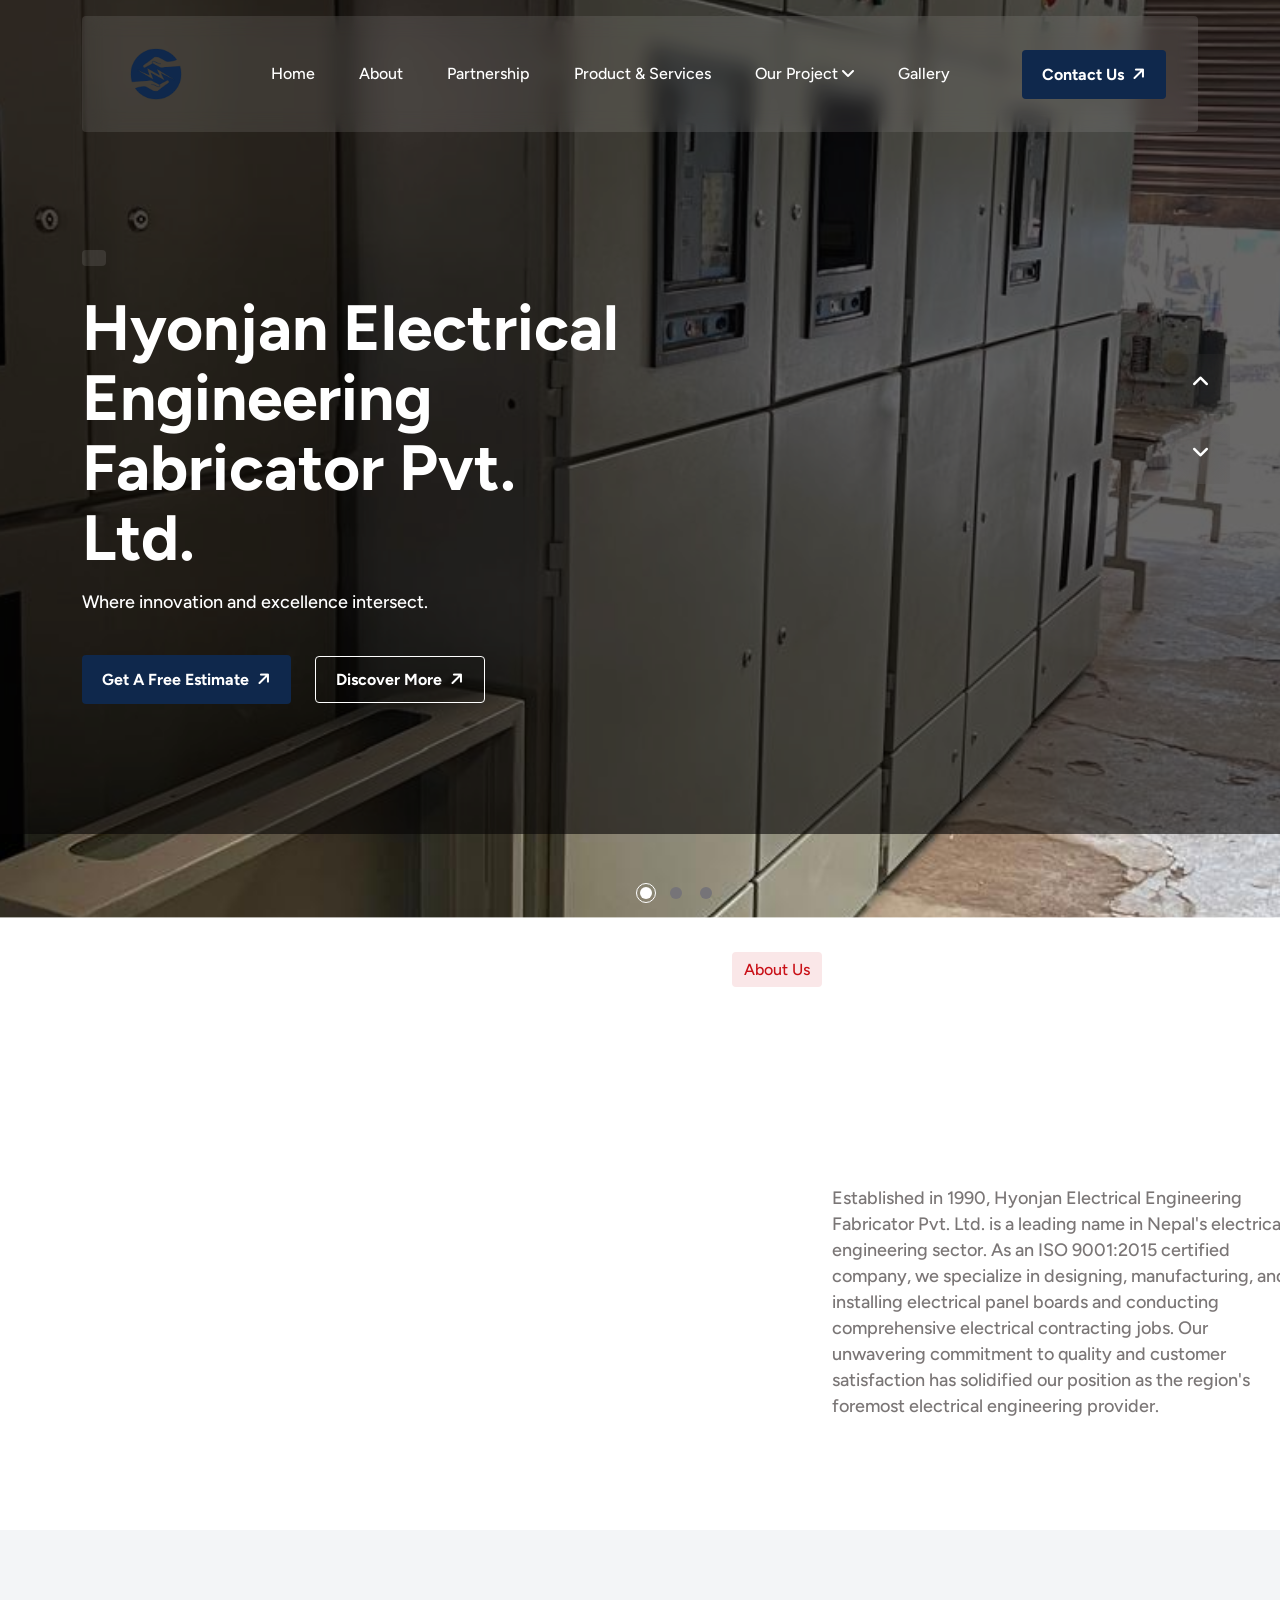
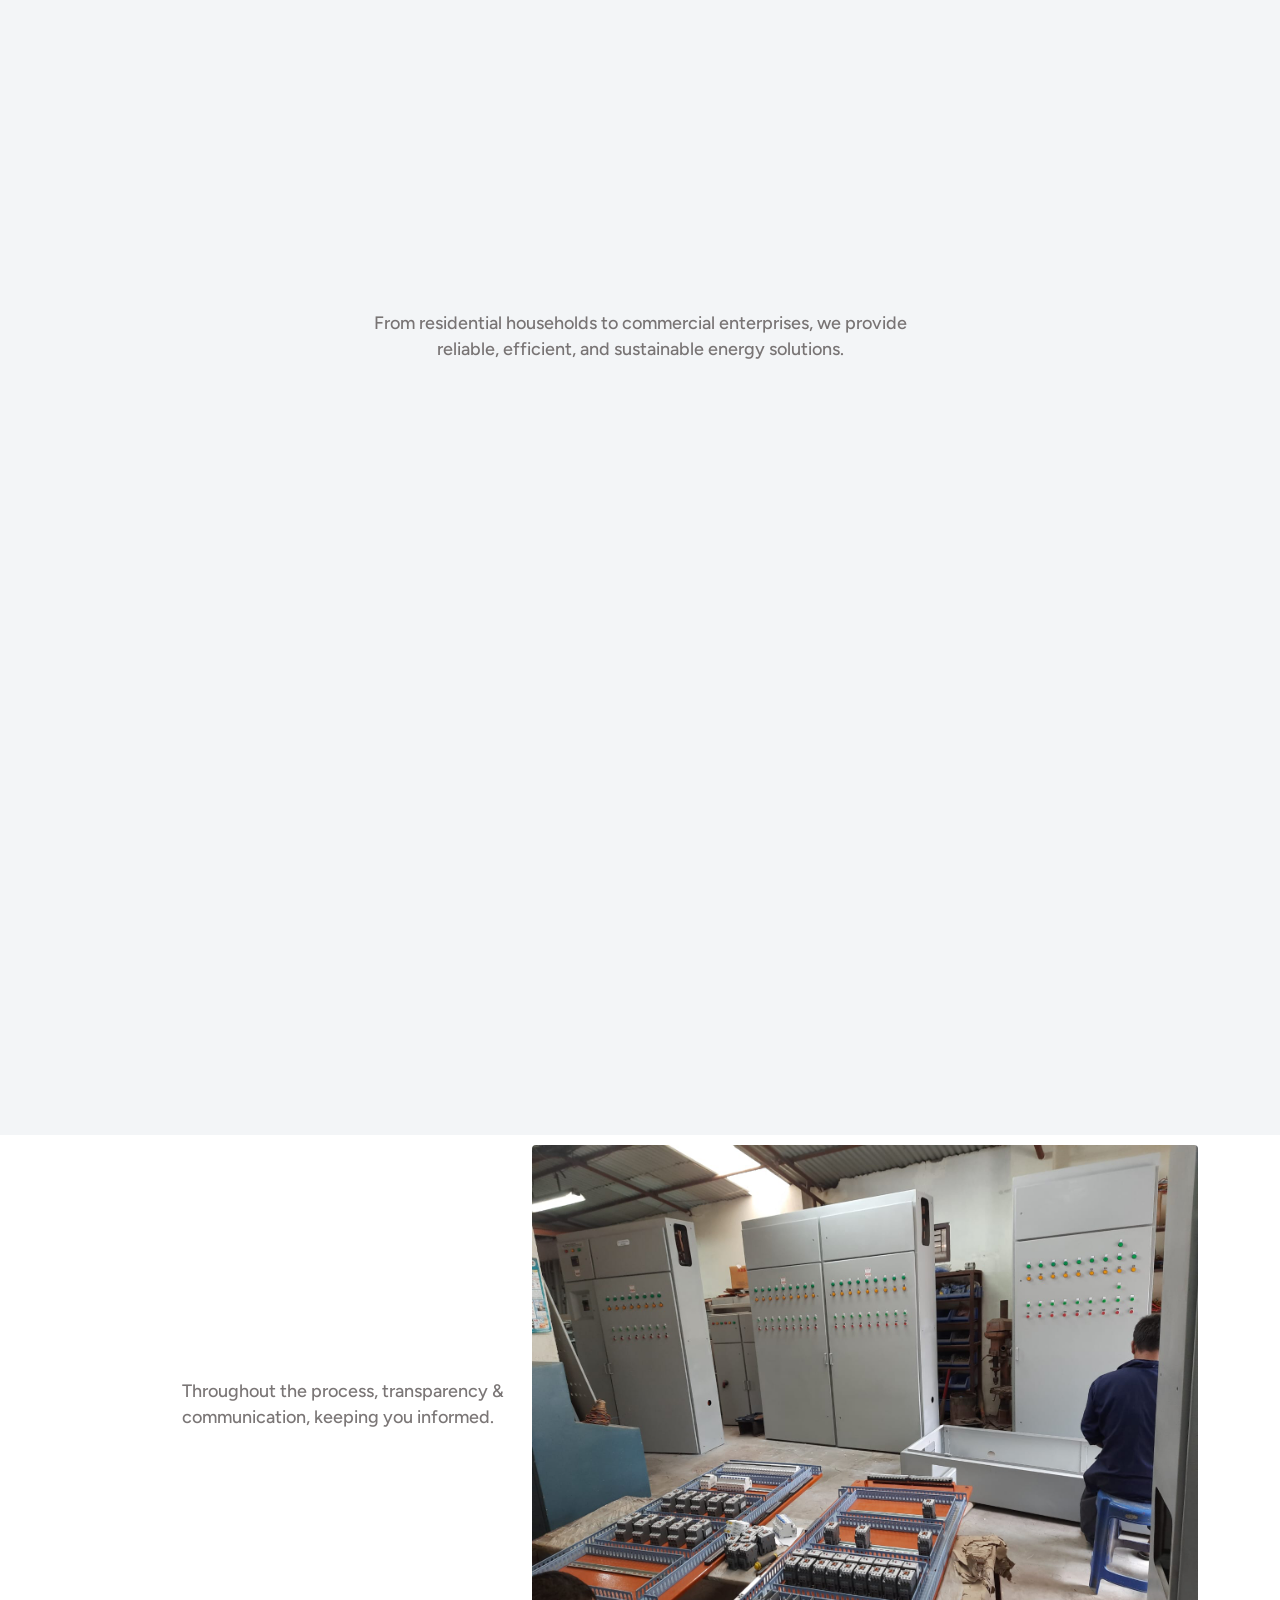
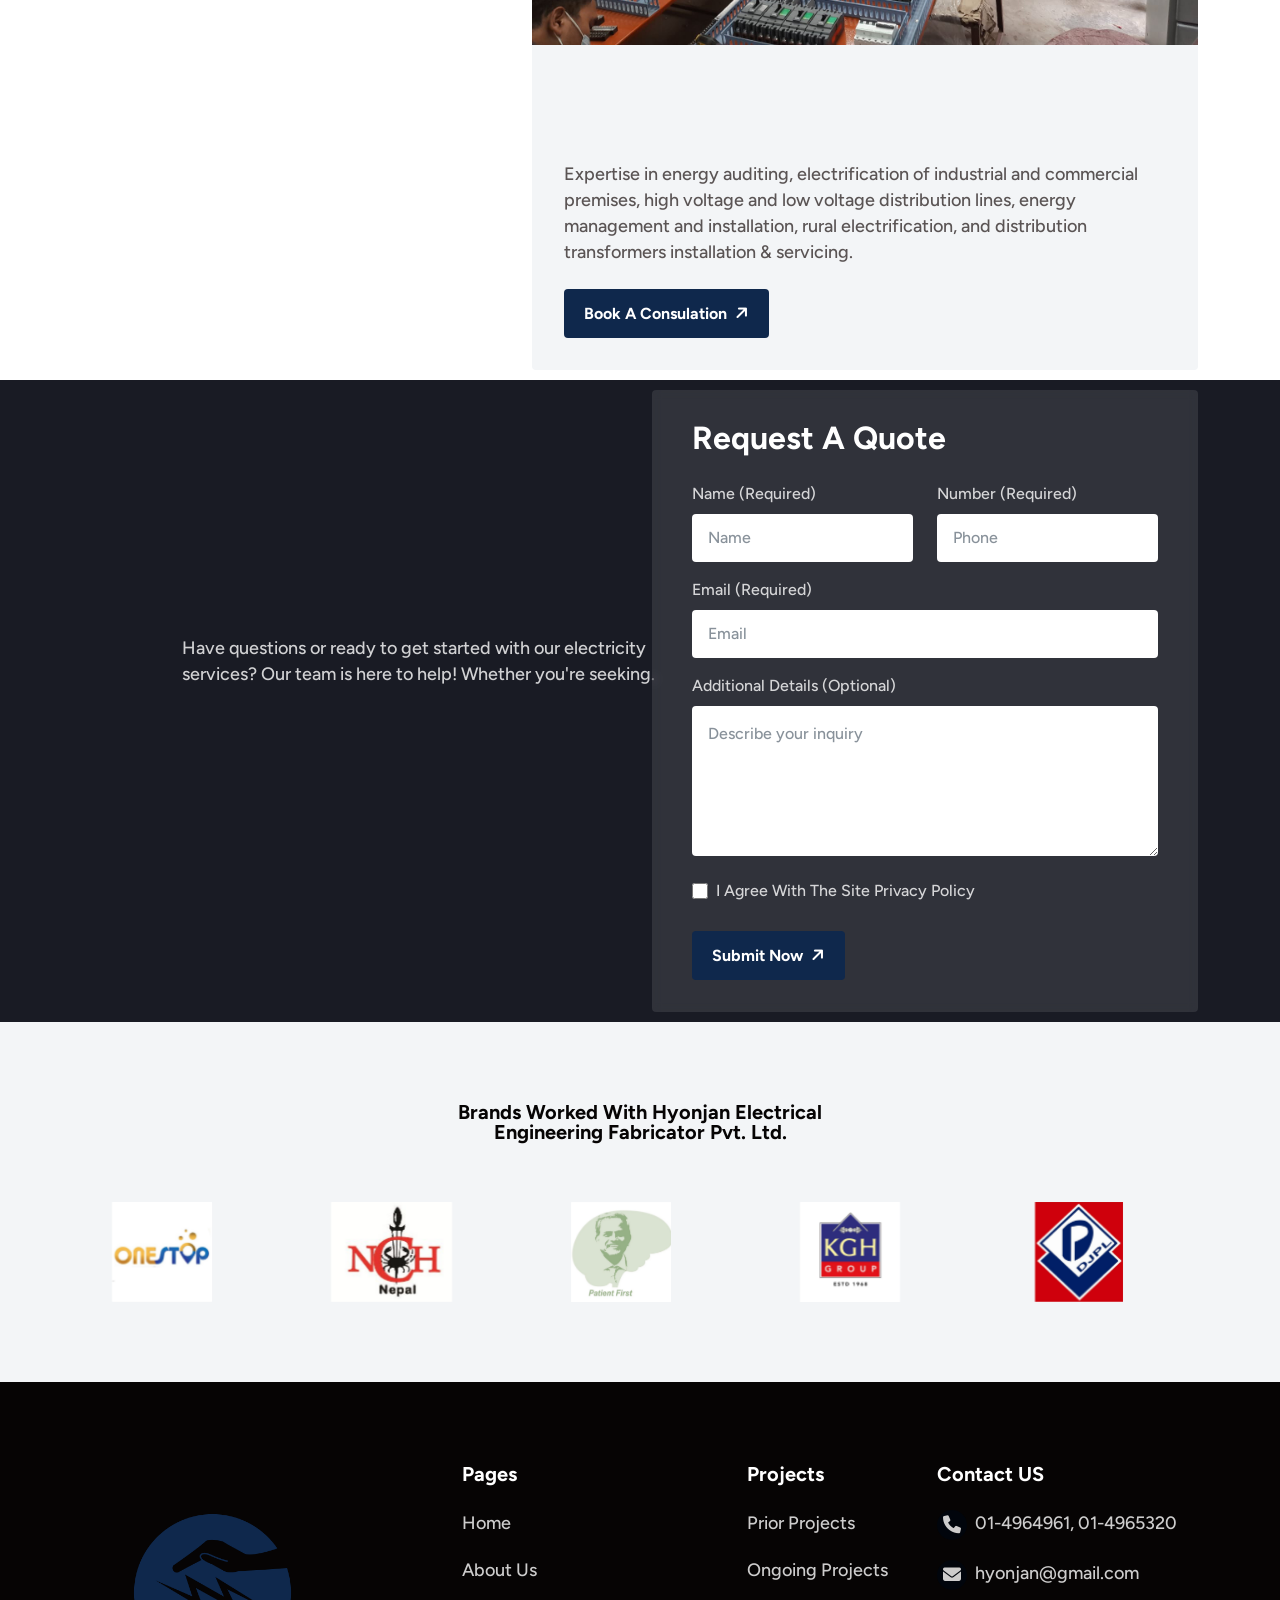
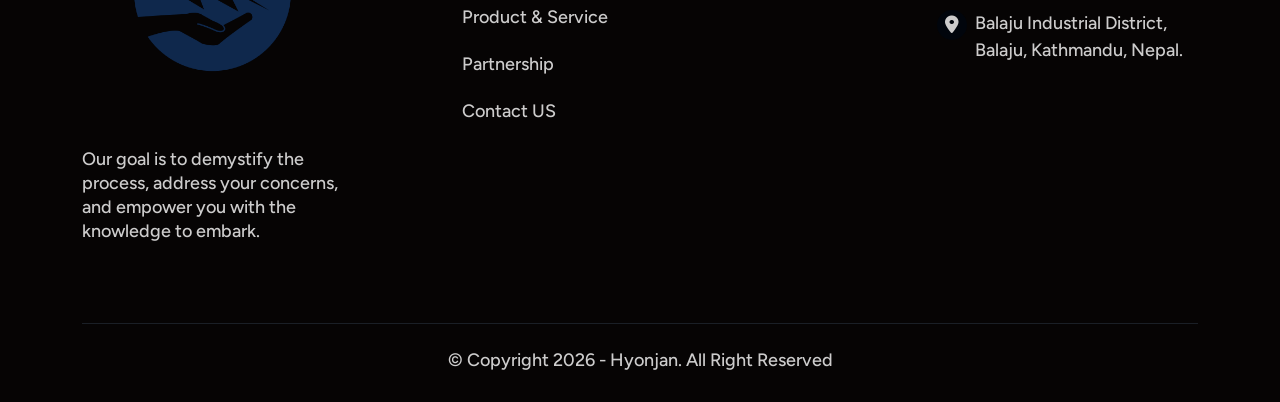
<file: index.html>
<!DOCTYPE html>
<html lang="en">

<head>
  <meta charset="UTF-8">
  <meta name="viewport" content="width=device-width, initial-scale=1.0">
  <title>Hyonjan Electrical Engineering Fabricator Pvt. Ltd. </title>

  <!--=====FAB ICON=======-->
  <link rel="shortcut icon" href="assets/img/logo/main logo.png" type="image/x-icon">

  <!--===== CSS LINK =======-->
  <link rel="stylesheet" href="assets/css/plugins/bootstrap.min.css">
  <link rel="stylesheet" href="assets/css/plugins/aos.css">
  <link rel="stylesheet" href="assets/css/plugins/fontawesome.css">
  <link rel="stylesheet" href="assets/css/plugins/magnific-popup.css">
  <link rel="stylesheet" href="assets/css/plugins/mobile.css">
  <link rel="stylesheet" href="assets/css/plugins/owlcarousel.min.css">
  <link rel="stylesheet" href="assets/css/plugins/sidebar.css">
  <link rel="stylesheet" href="assets/css/plugins/slick-slider.css">
  <link rel="stylesheet" href="assets/css/plugins/nice-select.css">
  <link rel="stylesheet" href="assets/css/main.css">

  <!--=====  JS SCRIPT LINK =======-->
  <script src="assets/js/plugins/jquery-3-6-0.min.js"></script>
</head>

<body class="homepage1-body tg-heading-subheading animation-style3">

  <!--===== PRELOADER STARTS =======-->
  <div class="preloader">
    <div class="loading-container">
      <div class="loading"></div>
      <div id="loading-icon"><img src="assets/img/logo/main logo.png" alt=""></div>
    </div>
  </div>
  <!--===== PRELOADER ENDS =======-->

  <!--===== PROGRESS STARTS=======-->
  <div class="paginacontainer">
    <div class="progress-wrap">
      <svg class="progress-circle svg-content" width="100%" height="100%" viewBox="-1 -1 102 102">
        <path d="M50,1 a49,49 0 0,1 0,98 a49,49 0 0,1 0,-98" />
      </svg>
    </div>
  </div>
  <!--===== PROGRESS ENDS=======-->

  <!--=====HEADER START=======-->
  <header>
    <div class="header-area homepage1 header header-sticky d-none d-lg-block " id="header">
      <div class="container">
        <div class="row">
          <div class="col-lg-12">
            <div class="header-elements">
              <div class="site-logo">
                <a href="index.html"><img src="assets/img/logo/main logo.png" alt=""></a>
              </div>
              <div class="main-menu">
                <ul>
                  <li><a href="index.html">Home</a></li>
                  <li><a href="about.html">About</a></li>
                  <li><a href="partnership.html">Partnership</a></li>
                  <li><a href="Products&Services.html">Product & Services</a></li>
                  <li><a href="priorproject.html">Our Project <i class="fa-solid fa-angle-down"></i></a>
                    <ul class="dropdown-padding">
                      <li><a href="priorproject.html">Prior Project</a></li>
                      <li><a href="ongoingproject.html">Ongoing Project</a></li>
                    </ul>
                  </li>
                  <li><a href="gallery.html">Gallery</a></li>
                </ul>
              </div>
              <div class="btn-area">
                <a href="contact.html" class="header-btn1">Contact Us <i class="fa-solid fa-arrow-right"></i></a>
              </div>
            </div>
          </div>
        </div>
      </div>
    </div>
  </header>
  <!--=====HEADER END =======-->

  <!--===== MOBILE HEADER STARTS =======-->
  <div class="mobile-header mobile-haeder1 d-block d-lg-none">
    <div class="container-fluid">
      <div class="col-12">
        <div class="mobile-header-elements">
          <div class="mobile-logo">
            <a href="index.html">
              <img src="assets/img/logo/main logo.png" alt="" style="max-width: 20%;">
            </a>
          </div>
          <div class="mobile-nav-icon dots-menu">
            <i class="fa-solid fa-bars"></i>
          </div>
        </div>
      </div>
    </div>
  </div>

  <div class="mobile-sidebar mobile-sidebar1">
    <div class="logosicon-area">
      <div class="mobile-logo">
        <a href="index.html">
          <img src="assets/img/logo/main logo.png" alt="" style="max-width: 20%;">
        </a>
      </div>
      <div class="menu-close">
        <i class="fa-solid fa-xmark"></i>
      </div>
    </div>
    <div class="mobile-nav mobile-nav1">
      <ul>
        <li><a href="index.html">Home</a></li>
        <li><a href="about.html">About</a></li>
        <li><a href="partnership.html">Partnership</a></li>
        <li><a href="Products&Services.html">Product & Services</a></li>
        <li><a href="priorproject.html">Our Project <i class="fa-solid fa-angle-down"></i></a>
          <ul class="dropdown-padding">
            <li><a href="priorproject.html">Prior Project</a></li>
            <li><a href="ongoingproject.html">Ongoing Project</a></li>
          </ul>
        </li>
        <li><a href="gallery.html">Gallery</a></li>
      </ul>


      <div class="allmobilesection">
        <a href="contact.html" class="header-btn1">Get Started <i class="fa-solid fa-arrow-right"></i></a>
        <div class="single-footer">
          <h3>Contact Info</h3>
          <div class="footer1-contact-info">
            <div class="contact-info-single">
              <div class="contact-info-icon">
                <i class="fa-solid fa-phone-volume"></i>
              </div>
              <div class="contact-info-text">
                <a href="tel:01-4964961">01-4964961,01-4965320</a>
              </div>
            </div>

            <div class="contact-info-single">
              <div class="contact-info-icon">
                <i class="fa-solid fa-envelope"></i>
              </div>
              <div class="contact-info-text">
                <a href="mailto:hyonjan@gmail.com">hyonjan@gmail.com</a>
              </div>
            </div>

            <div class="single-footer">
              <h3>Our Location</h3>

              <div class="contact-info-single">
                <div class="contact-info-icon">
                  <i class="fa-solid fa-location-dot"></i>
                </div>
                <div class="contact-info-text">
                  <a href="https://www.google.com/maps/dir//Balaju+Industrial+Area,+Kathmandu+44611,+Nepal/@-37.946797,145.0578328,12z/data=!3m1!4b1!4m8!4m7!1m0!1m5!1m1!1s0x39eb19330c653da5:0x8081335f0ee235e3!2m2!1d85.3015977!2d27.729249?entry=ttu&g_ep=EgoyMDI2MDQxMi4wIKXMDSoASAFQAw%3D%3D"
                    target="_blank">Balaju Industrial District,<br>
                    Balaju, Kathmandu, Nepal.</a>
                </div>
              </div>

            </div>
            <!-- <div class="single-footer">
              <h3>Social Links</h3>

              <div class="social-links-mobile-menu">
                <ul>
                  <li><a href="#"><i class="fa-brands fa-facebook-f"></i></a></li>
                  <li><a href="#"><i class="fa-brands fa-instagram"></i></a></li>
                  <li><a href="#"><i class="fa-brands fa-linkedin-in"></i></a></li>
                  <li><a href="#"><i class="fa-brands fa-youtube"></i></a></li>
                </ul>
              </div>
            </div> -->
          </div>
        </div>
      </div>
    </div>
  </div>
  <!--===== MOBILE HEADER STARTS =======-->

  <!--===== HERO AREA STARTS =======-->
  <div class="slider-header-carousel owl-carousel">
    <div class="hero1-section-area">
      <img src="assets/img/images/1.jpg" alt="" class="header-img1">
      <div class="container">
        <div class="row">
          <div class="col-lg-6">
            <div class="hero-heading-area heading1">
              <h5></h5>
              <h1 class="main-heading">Hyonjan Electrical Engineering Fabricator Pvt. Ltd.</h1>
              <p class="pera">Where innovation and excellence intersect.</p>
              <div class="btn-area">
                <a href="contact.html" class="header-btn1">Get A Free Estimate <i
                    class="fa-solid fa-arrow-right"></i></a>
                <a href="contact.html" class="header-btn2">Discover More <i class="fa-solid fa-arrow-right"></i></a>
              </div>
              <!-- <div class="header-bottom-images">
                <div class="img1">
                  <img src="assets/img/all-images/header-bottom.png" alt="">
                </div>
                <div class="content">
                  <ul>
                    <li><i class="fa-solid fa-star"></i></li>
                    <li><i class="fa-solid fa-star"></i></li>
                    <li><i class="fa-solid fa-star"></i></li>
                    <li><i class="fa-solid fa-star"></i></li>
                    <li><i class="fa-solid fa-star"></i></li>
                  </ul>
                  <p><span>4k</span>Happy Client</p>
                </div>
              </div> -->
            </div>
          </div>

          <!-- <div class="col-lg-6">
            <div class="circle-arrow">
              <a href="#">
                <img src="assets/img/elements/circle1.png" alt="" class="keyframe5 circle1">
                <img src="assets/img/icons/arrow1.svg" alt="" class="arrow1">
              </a>
            </div>
          </div> -->
        </div>
      </div>
    </div>

    <div class="hero1-section-area">
      <img src="assets/img/images/2.jpg" alt="" class="header-img1">
      <div class="container">
        <div class="row">
          <div class="col-lg-6">
            <div class="hero-heading-area heading1">
              <h5>Current Electricity Services</h5>
              <h1 class="main-heading">We deliver top-tier electrical engineering solutions</h1>
              <p class="pera">That empower industries and communities across Nepal.</p>
              <div class="btn-area">
                <a href="contact.html" class="header-btn1">Get A Free Estimate <i
                    class="fa-solid fa-arrow-right"></i></a>
                <a href="contact.html" class="header-btn2">Discover More <i class="fa-solid fa-arrow-right"></i></a>
              </div>
              <div class="header-bottom-images">
                <!-- <div class="img1">
                  <img src="assets/img/all-images/header-bottom.png" alt="">
                </div> -->
                <div class="content">
                  <ul>
                    <li><i class="fa-solid fa-star"></i></li>
                    <li><i class="fa-solid fa-star"></i></li>
                    <li><i class="fa-solid fa-star"></i></li>
                    <li><i class="fa-solid fa-star"></i></li>
                    <li><i class="fa-solid fa-star"></i></li>
                  </ul>
                  <p><span>4k</span>Happy Client</p>
                </div>
              </div>
            </div>
          </div>

          <!-- <div class="col-lg-6">
            <div class="circle-arrow">
              <a href="#">
                <img src="assets/img/elements/circle1.png" alt="" class="keyframe5 circle1">
                <img src="assets/img/icons/arrow1.svg" alt="" class="arrow1">
              </a>
            </div>
          </div> -->
        </div>
      </div>
    </div>

    <div class="hero1-section-area">
      <img src="assets/img/images/3.jpg" alt="" class="header-img1">
      <div class="container">
        <div class="row">
          <div class="col-lg-6">
            <div class="hero-heading-area heading1">
              <h5>Current Electricity Services</h5>
              <h1 class="main-heading">Explore our diverse range of products and services</h1>
              <p class="pera">Meticulously designed to meet your unique needs and surpass expectations.</p>
              <div class="btn-area">
                <a href="contact.html" class="header-btn1">Get A Free Estimate <i
                    class="fa-solid fa-arrow-right"></i></a>
                <a href="contact.html" class="header-btn2">Discover More <i class="fa-solid fa-arrow-right"></i></a>
              </div>
              <div class="header-bottom-images">
                <!-- <div class="img1">
                  <img src="assets/img/all-images/header-bottom.png" alt="">
                </div>
                <div class="content">
                  <ul>
                    <li><i class="fa-solid fa-star"></i></li>
                    <li><i class="fa-solid fa-star"></i></li>
                    <li><i class="fa-solid fa-star"></i></li>
                    <li><i class="fa-solid fa-star"></i></li>
                    <li><i class="fa-solid fa-star"></i></li>
                  </ul>
                  <p><span>4k</span>Happy Client</p>
                </div> -->
              </div>
            </div>
          </div>

          <!-- <div class="col-lg-6">
            <div class="circle-arrow">
              <a href="#">
                <img src="assets/img/elements/circle1.png" alt="" class="keyframe5 circle1">
                <img src="assets/img/icons/arrow1.svg" alt="" class="arrow1">
              </a>
            </div>
          </div> -->
        </div>
      </div>
    </div>
  </div>
  <!--===== HERO AREA ENDS =======-->

  <!--===== ABOUT AREA STARTS =======-->
  <div class="about1-section-area sp1">
    <div class="container">
      <div class="row align-items-center">
        <div class="col-lg-6">
          <div class="about-images-area">
            <div class="img1" data-aos="zoom-out" data-aos-duration="1000">
              <img src="assets/img/images/4.jpg" alt="">
            </div>
            <div class="img2" data-aos="zoom-out" data-aos-duration="1100">
              <img src="assets/img/images/1.jpg" alt="">
            </div>
            <div class="conter-area" data-aos="zoom-out" data-aos-duration="1200">
              <h3><span class="counter">35</span>+</h3>
              <p>Years of Experienced</p>
            </div>
          </div>
        </div>

        <div class="col-lg-6">
          <div class="about-header-area heading2">
            <h5>About Us</h5>
            <h2 class="tg-element-title">Hyonjan Electrical Engineering Fabricator Pvt. Ltd.</h2>
            <p data-aos="fade-left" data-aos-duration="1000">Established in 1990, Hyonjan Electrical Engineering
              Fabricator Pvt. Ltd. is a leading name in Nepal's electrical engineering sector. As an ISO 9001:2015
              certified company, we specialize in designing, manufacturing, and installing electrical panel boards and
              conducting comprehensive electrical contracting jobs. Our unwavering commitment to quality and customer
              satisfaction has solidified our position as the region&#39;s foremost electrical engineering provider.</p>
            <div class="space10"></div>
            <!-- <ul data-aos="fade-left" data-aos-duration="1100">
            <li><img src="assets/img/icons/check1.svg" alt="">Highlight the unique features or benefits</li>
            <li><img src="assets/img/icons/check1.svg" alt="">Our Commitment to Sustainable Energy</li>
            <li><img src="assets/img/icons/check1.svg" alt="">Present your main solutions/services.</li>
          </ul> -->

            <div class="btn-area" data-aos="fade-left" data-aos-duration="1200">
              <a href="about.html" class="header-btn1">About Us <i class="fa-solid fa-arrow-right"></i></a>
            </div>
          </div>
        </div>
      </div>
    </div>
  </div>
  <!--===== ABOUT AREA ENDS =======-->

  <!--===== SERVICE AREA STARTS =======-->
  <div class="service1-section-area sp2">
    <div class="container">
      <div class="row">
        <div class="col-lg-6 m-auto">
          <div class="service-header-area heading2 text-center">
            <h5 data-aos="fade-up" data-aos-duration="800">Our Products</h5>
            <h2 class="tg-element-title">Electricity Service Offerings</h2>
            <p data-aos="fade-up" data-aos-duration="1000">From residential households to commercial enterprises, we
              provide reliable, efficient, and sustainable energy solutions.</p>
          </div>
        </div>
      </div>

      <div class="row">
        <div class="col-lg-4 col-md-6" data-aos="zoom-out" data-aos-duration="800">
          <div class="service-auhtor-boxarea">
            <div class="img1">
              <img src="assets/img/images/17.jpg" alt="">
            </div>
            <div class="content-area">
              <h3>01</h3>
              <a >Main Control Panels:</a>
              <p>Efficient and reliable solutions.</p>
              <!-- <a href="service-single.html" class="readmore">Learn More <i class="fa-solid fa-arrow-right"></i></a> -->
            </div>
          </div>
        </div>

        <div class="col-lg-4 col-md-6" data-aos="zoom-out" data-aos-duration="1000">
          <div class="service-auhtor-boxarea">
            <div class="img1">
              <img src="assets/img/images/18.jpg" alt="">
            </div>
            <div class="content-area">
              <h3>02</h3>
              <a>Motor Control Centers (MCC)</a>
              <p>Designed for robust industrial applications.</p>
              <!-- <a href="service-single.html" class="readmore">Learn More <i class="fa-solid fa-arrow-right"></i></a> -->
            </div>
          </div>
        </div>

        <div class="col-lg-4 col-md-6" data-aos="zoom-out" data-aos-duration="1200">
          <div class="service-auhtor-boxarea">
            <div class="img1">
              <img src="assets/img/images/6.jpg" alt="">
            </div>
            <div class="content-area">
              <h3>03</h3>
              <a>Fire Alarm and Protection Systems</a>
              <p> Ensuring safety and compliance</p>
              <!-- <a href="service-single.html" class="readmore">Learn More <i class="fa-solid fa-arrow-right"></i></a> -->
            </div>
          </div>
        </div>
        <div class="btn-area" data-aos="fade-left" data-aos-duration="1200">
          <a href="about.html" class="header-btn1">Explore More <i class="fa-solid fa-arrow-right"></i></a>
        </div>
      </div>
    </div>
  </div>
  <!--===== SERVICE AREA ENDS =======-->

  <!--===== WORK AREA STARTS =======-->
  <div class="work1-section-area sp1">
    <div class="container">
      <div class="row">
        <div class="col-lg-4">
          <div class="work-header-area heading2">
            <h5 data-aos="fade-left" data-aos-duration="800">Our Services:</h5>
            <h2 class="tg-element-title">How to Work Our Electricity Service</h2>
            <p data-aos="fade-left" data-aos-duration="1000">Throughout the process, transparency & communication,
              keeping you informed.</p>

            <div class="tabs-list">
              <ul class="nav nav-pills" id="pills-tab" role="tablist">
                <li class="nav-item" role="presentation" data-aos="fade-left" data-aos-duration="800">
                  <button class="nav-link active" id="pills-work1-tab" data-bs-toggle="pill"
                    data-bs-target="#pills-work1" type="button" role="tab" aria-controls="pills-work1"
                    aria-selected="true">
                    <span class="workicons"><img src="assets/img/icons/work1.svg" alt=""></span>
                    <span class="worktext">Consulting and Turnkey Contracting Services</span>
                  </button>
                </li>
                <li class="nav-item" role="presentation" data-aos="fade-left" data-aos-duration="1000">
                  <button class="nav-link" id="pills-work2-tab" data-bs-toggle="pill" data-bs-target="#pills-work2"
                    type="button" role="tab" aria-controls="pills-work2" aria-selected="false">
                    <span class="workicons"><img src="assets/img/icons/work2.svg" alt=""></span>
                    <span class="worktext">Agency Services</span>
                  </button>
                </li>
                <!-- <li class="nav-item" role="presentation" data-aos="fade-left" data-aos-duration="1200">
                <button class="nav-link" id="pills-work3-tab" data-bs-toggle="pill" data-bs-target="#pills-work3" type="button" role="tab" aria-controls="pills-work3" aria-selected="false">
                  <span class="workicons"><img src="assets/img/icons/work3.svg" alt=""></span>
                  <span class="worktext">Energetic Engine Behind Scenes</span>
                </button>
              </li>
              <li class="nav-item" role="presentation" data-aos="fade-left" data-aos-duration="1400">
                <button class="nav-link" id="pills-work4-tab" data-bs-toggle="pill" data-bs-target="#pills-work4" type="button" role="tab" aria-controls="pills-work4" aria-selected="false">
                  <span class="workicons"><img src="assets/img/icons/work4.svg" alt=""></span>
                  <span class="worktext">Watt Works Discover Operations</span>
                </button>
              </li> -->
              </ul>
            </div>
          </div>
        </div>

        <div class="col-lg-8">
          <div class="works-author-area">
            <div class="tab-content" id="pills-tabContent">
              <div class="tab-pane fade show active" id="pills-work1" role="tabpanel" aria-labelledby="pills-work1-tab"
                tabindex="0">
                <div class="works-side-area">
                  <div class="images">
                    <img src="assets/img/images/19.jpg" alt="">
                  </div>
                  <div class="content-area">
                    <a href="case-single.html" class="power tg-element-title">Consulting and Turnkey Contracting
                      Services</a>
                    <p>Expertise in energy auditing, electrification of industrial and commercial premises, high voltage
                      and low voltage distribution lines, energy management and installation, rural electrification, and
                      distribution transformers installation &amp; servicing.</p>
                    <div class="btn-area">
                      <a href="contact.html" class="header-btn1">Book A Consulation <i
                          class="fa-solid fa-arrow-right"></i></a>
                    </div>
                  </div>
                </div>
              </div>
              <div class="tab-pane fade" id="pills-work2" role="tabpanel" aria-labelledby="pills-work2-tab"
                tabindex="0">
                <div class="works-side-area">
                  <div class="images">
                    <img src="assets/img/images/7.jpg" alt="">
                  </div>
                  <div class="content-area">
                    <a href="case-single.html" class="power tg-element-title">Agency Services</a>
                    <p>Authorized dealer of high voltage regulators, stabilizers, capacitors,
                      and high voltage VCB, SF6 &amp; Ring Main Units. Collaborations with AMETEK Power
                      Instruments, Usha Sales Corporation, and Coast Profit Management Inc. ensure reliable
                      solutions.</p>
                    <div class="btn-area">
                      <a href="contact.html" class="header-btn1">Book A Consulation <i
                          class="fa-solid fa-arrow-right"></i></a>
                    </div>
                  </div>
                </div>
              </div>
              <!-- <div class="tab-pane fade" id="pills-work3" role="tabpanel" aria-labelledby="pills-work3-tab" tabindex="0">
              <div class="works-side-area">
                <div class="images">
                  <img src="assets/img/all-images/work-img1.png" alt="">
                </div>
                <div class="content-area">
                  <a href="case-single.html" class="power tg-element-title">Power Path Unveiling Our Process</a>
                  <p>Our process begins with a thorough assessment of  energy needs and goals. Once we understand your requirements, we work closely with you to develop.</p>
                  <div class="btn-area">
                    <a href="case-single.html" class="header-btn1">Book A Consulation <i class="fa-solid fa-arrow-right"></i></a>
                  </div>
                </div>
              </div>
            </div>
            <div class="tab-pane fade" id="pills-work4" role="tabpanel" aria-labelledby="pills-work4-tab" tabindex="0">
              <div class="works-side-area">
                <div class="images">
                  <img src="assets/img/all-images/work-img1.png" alt="">
                </div>
                <div class="content-area">
                  <a href="case-single.html" class="power tg-element-title">Power Path Unveiling Our Process</a>
                  <p>Our process begins with a thorough assessment of  energy needs and goals. Once we understand your requirements, we work closely with you to develop.</p>
                  <div class="btn-area">
                    <a href="case-single.html" class="header-btn1">Book A Consulation <i class="fa-solid fa-arrow-right"></i></a>
                  </div>
                </div>
              </div>
            </div> -->
            </div>
          </div>
        </div>
      </div>
    </div>
  </div>
  <!--===== WORK AREA ENDS =======-->

  <!--===== TESTIMONIAL AREA STARTS =======-->
  <!-- <div class="testimonial1-section-area sp1">
  <div class="container">
    <div class="row">
      <div class="col-lg-4">
        <div class="testimonial-header heading2">
          <h5 data-aos="fade-left" data-aos-duration="800">Testimonials</h5>
          <h2 class="tg-element-title">Powerful Praise Hear from Our Customers</h2>
          <p data-aos="fade-left" data-aos-duration="1000">We take pride in providing top-notch <br class="d-lg-block d-none"> electricity services that exceed our <br class="d-lg-block d-none"> customers' expectations.</p>
          <div class="btn-area" data-aos="fade-left" data-aos-duration="1200">
            <a href="testimonials.html" class="header-btn1">View all reviews <i class="fa-solid fa-arrow-right"></i></a>
          </div>
        </div>
      </div>

      <div class="col-lg-8">
        <div class="testimonial-vertical-slider">
          <div class="row">
            <div class="col-lg-10">
                <div class="slider-galeria">
                  <div class="testimonial3-slider-content-area">
                    <div class="testimonial3-author-area">
                      <ul>
                        <li><a href=""><i class="fa-solid fa-star"></i></a></li>
                        <li><a href=""><i class="fa-solid fa-star"></i></a></li>
                        <li><a href=""><i class="fa-solid fa-star"></i></a></li>
                        <li><a href=""><i class="fa-solid fa-star"></i></a></li>
                        <li><a href=""><i class="fa-solid fa-star"></i></a></li>
                      </ul>
                      <img src="assets/img/icons/quito1.svg" alt="" class="quito1">
                    <p>“But don't just take our word for it – hear what our best satisfied customers have to say! From homeowners to businesses, our clients have experienced the difference our services make in their daily lives. Discover how to work we've helped businesses thrive client.</p>
                  </div>
                    <div class="testimonial1-man-info-area">
                      <div class="mans-img">
                        <img src="assets/img/all-images/testimonial-img2.png" alt="">
                      </div>
                      <div class="man-text">
                        <a href="team.html">Shakib Mahmud</a>
                        <p>Happy Client</p>
                      </div>
                    </div>
                  </div>
                  <div class="testimonial3-slider-content-area">
                    <div class="testimonial3-author-area">
                      <ul>
                        <li><a href=""><i class="fa-solid fa-star"></i></a></li>
                        <li><a href=""><i class="fa-solid fa-star"></i></a></li>
                        <li><a href=""><i class="fa-solid fa-star"></i></a></li>
                        <li><a href=""><i class="fa-solid fa-star"></i></a></li>
                        <li><a href=""><i class="fa-solid fa-star"></i></a></li>
                      </ul>
                      <img src="assets/img/icons/quito1.svg" alt="" class="quito1">
                    <p>“But don't just take our word for it – hear what our best satisfied customers have to say! From homeowners to businesses, our clients have experienced the difference our services make in their daily lives. Discover how to work we've helped businesses thrive client.</p>
                  </div>
                    <div class="testimonial1-man-info-area">
                      <div class="mans-img">
                        <img src="assets/img/all-images/testimonial-img3.png" alt="">
                      </div>
                      <div class="man-text">
                        <a href="team.html">Shakib Mahmud</a>
                        <p>Happy Client</p>
                      </div>
                    </div>
                  </div>
                  <div class="testimonial3-slider-content-area">
                    <div class="testimonial3-author-area">
                      <ul>
                        <li><a href=""><i class="fa-solid fa-star"></i></a></li>
                        <li><a href=""><i class="fa-solid fa-star"></i></a></li>
                        <li><a href=""><i class="fa-solid fa-star"></i></a></li>
                        <li><a href=""><i class="fa-solid fa-star"></i></a></li>
                        <li><a href=""><i class="fa-solid fa-star"></i></a></li>
                      </ul>
                      <img src="assets/img/icons/quito1.svg" alt="" class="quito1">
                    <p>“But don't just take our word for it – hear what our best satisfied customers have to say! From homeowners to businesses, our clients have experienced the difference our services make in their daily lives. Discover how to work we've helped businesses thrive client.</p>
                  </div>
                    <div class="testimonial1-man-info-area">
                      <div class="mans-img">
                        <img src="assets/img/all-images/testimonial-img4.png" alt="">
                      </div>
                      <div class="man-text">
                        <a href="team.html">Shakib Mahmud</a>
                        <p>Happy Client</p>
                      </div>
                    </div>
                  </div>
                  <div class="testimonial3-slider-content-area">
                    <div class="testimonial3-author-area">
                      <ul>
                        <li><a href=""><i class="fa-solid fa-star"></i></a></li>
                        <li><a href=""><i class="fa-solid fa-star"></i></a></li>
                        <li><a href=""><i class="fa-solid fa-star"></i></a></li>
                        <li><a href=""><i class="fa-solid fa-star"></i></a></li>
                        <li><a href=""><i class="fa-solid fa-star"></i></a></li>
                      </ul>
                      <img src="assets/img/icons/quito1.svg" alt="" class="quito1">
                    <p>“But don't just take our word for it – hear what our best satisfied customers have to say! From homeowners to businesses, our clients have experienced the difference our services make in their daily lives. Discover how to work we've helped businesses thrive client.</p>
                  </div>
                    <div class="testimonial1-man-info-area">
                      <div class="mans-img">
                        <img src="assets/img/all-images/testimonial-img5.png" alt="">
                      </div>
                      <div class="man-text">
                        <a href="team.html">Shakib Mahmud</a>
                        <p>Happy Client</p>
                      </div>
                    </div>
                  </div>
                  <div class="testimonial3-slider-content-area">
                    <div class="testimonial3-author-area">
                      <ul>
                        <li><a href=""><i class="fa-solid fa-star"></i></a></li>
                        <li><a href=""><i class="fa-solid fa-star"></i></a></li>
                        <li><a href=""><i class="fa-solid fa-star"></i></a></li>
                        <li><a href=""><i class="fa-solid fa-star"></i></a></li>
                        <li><a href=""><i class="fa-solid fa-star"></i></a></li>
                      </ul>
                      <img src="assets/img/icons/quito1.svg" alt="" class="quito1">
                    <p>“But don't just take our word for it – hear what our best satisfied customers have to say! From homeowners to businesses, our clients have experienced the difference our services make in their daily lives. Discover how to work we've helped businesses thrive client.</p>
                  </div>
                    <div class="testimonial1-man-info-area">
                      <div class="mans-img">
                        <img src="assets/img/all-images/testimonial-img1.png" alt="">
                      </div>
                      <div class="man-text">
                        <a href="team.html">Shakib Mahmud</a>
                        <p>Happy Client</p>
                      </div>
                    </div>
                  </div>
     
                  <div class="testimonial3-slider-content-area">
                    <div class="testimonial3-author-area">
                      <ul>
                        <li><a href=""><i class="fa-solid fa-star"></i></a></li>
                        <li><a href=""><i class="fa-solid fa-star"></i></a></li>
                        <li><a href=""><i class="fa-solid fa-star"></i></a></li>
                        <li><a href=""><i class="fa-solid fa-star"></i></a></li>
                        <li><a href=""><i class="fa-solid fa-star"></i></a></li>
                      </ul>
                      <img src="assets/img/icons/quito1.svg" alt="" class="quito1">
                    <p>“But don't just take our word for it – hear what our best satisfied customers have to say! From homeowners to businesses, our clients have experienced the difference our services make in their daily lives. Discover how to work we've helped businesses thrive client.</p>
                  </div>
                    <div class="testimonial1-man-info-area">
                      <div class="mans-img">
                        <img src="assets/img/all-images/testimonial-img2.png" alt="">
                      </div>
                      <div class="man-text">
                        <a href="team.html">Shakib Mahmud</a>
                        <p>Happy Client</p>
                      </div>
                    </div>
                  </div>
     
                  <div class="testimonial3-slider-content-area">
                    <div class="testimonial3-author-area">
                      <ul>
                        <li><a href=""><i class="fa-solid fa-star"></i></a></li>
                        <li><a href=""><i class="fa-solid fa-star"></i></a></li>
                        <li><a href=""><i class="fa-solid fa-star"></i></a></li>
                        <li><a href=""><i class="fa-solid fa-star"></i></a></li>
                        <li><a href=""><i class="fa-solid fa-star"></i></a></li>
                      </ul>
                      <img src="assets/img/icons/quito1.svg" alt="" class="quito1">
                    <p>“But don't just take our word for it – hear what our best satisfied customers have to say! From homeowners to businesses, our clients have experienced the difference our services make in their daily lives. Discover how to work we've helped businesses thrive client.</p>
                  </div>
                    <div class="testimonial1-man-info-area">
                      <div class="mans-img">
                        <img src="assets/img/all-images/testimonial-img3.png" alt="">
                      </div>
                      <div class="man-text">
                        <a href="team.html">Shakib Mahmud</a>
                        <p>Happy Client</p>
                      </div>
                    </div>
                  </div>
     
                  <div class="testimonial3-slider-content-area">
                    <div class="testimonial3-author-area">
                      <ul>
                        <li><a href=""><i class="fa-solid fa-star"></i></a></li>
                        <li><a href=""><i class="fa-solid fa-star"></i></a></li>
                        <li><a href=""><i class="fa-solid fa-star"></i></a></li>
                        <li><a href=""><i class="fa-solid fa-star"></i></a></li>
                        <li><a href=""><i class="fa-solid fa-star"></i></a></li>
                      </ul>
                      <img src="assets/img/icons/quito1.svg" alt="" class="quito1">
                    <p>“But don't just take our word for it – hear what our best satisfied customers have to say! From homeowners to businesses, our clients have experienced the difference our services make in their daily lives. Discover how to work we've helped businesses thrive client.</p>
                  </div>
                    <div class="testimonial1-man-info-area">
                      <div class="mans-img">
                        <img src="assets/img/all-images/testimonial-img4.png" alt="">
                      </div>
                      <div class="man-text">
                        <a href="team.html">Shakib Mahmud</a>
                        <p>Happy Client</p>
                      </div>
                    </div>
                  </div>
     
                  <div class="testimonial3-slider-content-area">
                    <div class="testimonial3-author-area">
                      <ul>
                        <li><a href=""><i class="fa-solid fa-star"></i></a></li>
                        <li><a href=""><i class="fa-solid fa-star"></i></a></li>
                        <li><a href=""><i class="fa-solid fa-star"></i></a></li>
                        <li><a href=""><i class="fa-solid fa-star"></i></a></li>
                        <li><a href=""><i class="fa-solid fa-star"></i></a></li>
                      </ul>
                      <img src="assets/img/icons/quito1.svg" alt="" class="quito1">
                    <p>“But don't just take our word for it – hear what our best satisfied customers have to say! From homeowners to businesses, our clients have experienced the difference our services make in their daily lives. Discover how to work we've helped businesses thrive client.</p>
                  </div>
                    <div class="testimonial1-man-info-area">
                      <div class="mans-img">
                        <img src="assets/img/all-images/testimonial-img5.png" alt="">
                      </div>
                      <div class="man-text">
                        <a href="team.html">Shakib Mahmud</a>
                        <p>Happy Client</p>
                      </div>
                    </div>
                  </div>
     
                  <div class="testimonial3-slider-content-area">
                    <div class="testimonial3-author-area">
                      <ul>
                        <li><a href=""><i class="fa-solid fa-star"></i></a></li>
                        <li><a href=""><i class="fa-solid fa-star"></i></a></li>
                        <li><a href=""><i class="fa-solid fa-star"></i></a></li>
                        <li><a href=""><i class="fa-solid fa-star"></i></a></li>
                        <li><a href=""><i class="fa-solid fa-star"></i></a></li>
                      </ul>
                      <img src="assets/img/icons/quito1.svg" alt="" class="quito1">
                    <p>“But don't just take our word for it – hear what our best satisfied customers have to say! From homeowners to businesses, our clients have experienced the difference our services make in their daily lives. Discover how to work we've helped businesses thrive client.</p>
                  </div>
                    <div class="testimonial1-man-info-area">
                      <div class="mans-img">
                        <img src="assets/img/all-images/testimonial-img2.png" alt="">
                      </div>
                      <div class="man-text">
                        <a href="team.html">Shakib Mahmud</a>
                        <p>Happy Client</p>
                      </div>
                    </div>
                  </div>
     
                  <div class="testimonial3-slider-content-area">
                    <div class="testimonial3-author-area">
                      <ul>
                        <li><a href=""><i class="fa-solid fa-star"></i></a></li>
                        <li><a href=""><i class="fa-solid fa-star"></i></a></li>
                        <li><a href=""><i class="fa-solid fa-star"></i></a></li>
                        <li><a href=""><i class="fa-solid fa-star"></i></a></li>
                        <li><a href=""><i class="fa-solid fa-star"></i></a></li>
                      </ul>
                      <img src="assets/img/icons/quito1.svg" alt="" class="quito1">
                    <p>“But don't just take our word for it – hear what our best satisfied customers have to say! From homeowners to businesses, our clients have experienced the difference our services make in their daily lives. Discover how to work we've helped businesses thrive client.</p>
                  </div>
                    <div class="testimonial1-man-info-area">
                      <div class="mans-img">
                        <img src="assets/img/all-images/testimonial-img1.png" alt="">
                      </div>
                      <div class="man-text">
                        <a href="team.html">Shakib Mahmud</a>
                        <p>Happy Client</p>
                      </div>
                    </div>
                  </div>
     
                  <div class="testimonial3-slider-content-area">
                    <div class="testimonial3-author-area">
                      <ul>
                        <li><a href=""><i class="fa-solid fa-star"></i></a></li>
                        <li><a href=""><i class="fa-solid fa-star"></i></a></li>
                        <li><a href=""><i class="fa-solid fa-star"></i></a></li>
                        <li><a href=""><i class="fa-solid fa-star"></i></a></li>
                        <li><a href=""><i class="fa-solid fa-star"></i></a></li>
                      </ul>
                      <img src="assets/img/icons/quito1.svg" alt="" class="quito1">
                    <p>“But don't just take our word for it – hear what our best satisfied customers have to say! From homeowners to businesses, our clients have experienced the difference our services make in their daily lives. Discover how to work we've helped businesses thrive client.</p>
                  </div>
                    <div class="testimonial1-man-info-area">
                      <div class="mans-img">
                        <img src="assets/img/all-images/testimonial-img2.png" alt="">
                      </div>
                      <div class="man-text">
                        <a href="team.html">Shakib Mahmud</a>
                        <p>Happy Client</p>
                      </div>
                    </div>
                  </div>
     
                  <div class="testimonial3-slider-content-area">
                    <div class="testimonial3-author-area">
                      <ul>
                        <li><a href=""><i class="fa-solid fa-star"></i></a></li>
                        <li><a href=""><i class="fa-solid fa-star"></i></a></li>
                        <li><a href=""><i class="fa-solid fa-star"></i></a></li>
                        <li><a href=""><i class="fa-solid fa-star"></i></a></li>
                        <li><a href=""><i class="fa-solid fa-star"></i></a></li>
                      </ul>
                      <img src="assets/img/icons/quito1.svg" alt="" class="quito1">
                    <p>“But don't just take our word for it – hear what our best satisfied customers have to say! From homeowners to businesses, our clients have experienced the difference our services make in their daily lives. Discover how to work we've helped businesses thrive client.</p>
                  </div>
                    <div class="testimonial1-man-info-area">
                      <div class="mans-img">
                        <img src="assets/img/all-images/testimonial-img3.png" alt="">
                      </div>
                      <div class="man-text">
                        <a href="team.html">Shakib Mahmud</a>
                        <p>Happy Client</p>
                      </div>
                    </div>
                  </div>
     
                  <div class="testimonial3-slider-content-area">
                    <div class="testimonial3-author-area">
                      <ul>
                        <li><a href=""><i class="fa-solid fa-star"></i></a></li>
                        <li><a href=""><i class="fa-solid fa-star"></i></a></li>
                        <li><a href=""><i class="fa-solid fa-star"></i></a></li>
                        <li><a href=""><i class="fa-solid fa-star"></i></a></li>
                        <li><a href=""><i class="fa-solid fa-star"></i></a></li>
                      </ul>
                      <img src="assets/img/icons/quito1.svg" alt="" class="quito1">
                    <p>“But don't just take our word for it – hear what our best satisfied customers have to say! From homeowners to businesses, our clients have experienced the difference our services make in their daily lives. Discover how to work we've helped businesses thrive client.</p>
                  </div>
                    <div class="testimonial1-man-info-area">
                      <div class="mans-img">
                        <img src="assets/img/all-images/testimonial-img4.png" alt="">
                      </div>
                      <div class="man-text">
                        <a href="team.html">Shakib Mahmud</a>
                        <p>Happy Client</p>
                      </div>
                    </div>
                  </div>
     
                  <div class="testimonial3-slider-content-area">
                    <div class="testimonial3-author-area">
                      <ul>
                        <li><a href=""><i class="fa-solid fa-star"></i></a></li>
                        <li><a href=""><i class="fa-solid fa-star"></i></a></li>
                        <li><a href=""><i class="fa-solid fa-star"></i></a></li>
                        <li><a href=""><i class="fa-solid fa-star"></i></a></li>
                        <li><a href=""><i class="fa-solid fa-star"></i></a></li>
                      </ul>
                      <img src="assets/img/icons/quito1.svg" alt="" class="quito1">
                    <p>“But don't just take our word for it – hear what our best satisfied customers have to say! From homeowners to businesses, our clients have experienced the difference our services make in their daily lives. Discover how to work we've helped businesses thrive client.</p>
                  </div>
                    <div class="testimonial1-man-info-area">
                      <div class="mans-img">
                        <img src="assets/img/all-images/testimonial-img5.png" alt="">
                      </div>
                      <div class="man-text">
                        <a href="team.html">Shakib Mahmud</a>
                        <p>Happy Client</p>
                      </div>
                    </div>
                  </div>
     
                  <div class="testimonial3-slider-content-area">
                    <div class="testimonial3-author-area">
                      <ul>
                        <li><a href=""><i class="fa-solid fa-star"></i></a></li>
                        <li><a href=""><i class="fa-solid fa-star"></i></a></li>
                        <li><a href=""><i class="fa-solid fa-star"></i></a></li>
                        <li><a href=""><i class="fa-solid fa-star"></i></a></li>
                        <li><a href=""><i class="fa-solid fa-star"></i></a></li>
                      </ul>
                      <img src="assets/img/icons/quito1.svg" alt="" class="quito1">
                    <p>“But don't just take our word for it – hear what our best satisfied customers have to say! From homeowners to businesses, our clients have experienced the difference our services make in their daily lives. Discover how to work we've helped businesses thrive client.</p>
                  </div>
                    <div class="testimonial1-man-info-area">
                      <div class="mans-img">
                        <img src="assets/img/all-images/testimonial-img2.png" alt="">
                      </div>
                      <div class="man-text">
                        <a href="team.html">Shakib Mahmud</a>
                        <p>Happy Client</p>
                      </div>
                    </div>
                  </div>
                </div>
              </div>
              <div class="col-lg-2">
                <div class="slider-galeria-thumbs text-center d-lg-block d-none">
                  <div class="testimonial1-sliders-img" data-aos="fade-left" data-aos-duration="600">
                    <img src="assets/img/all-images/testimonial-img1.png" alt="">
                  </div>
                  <div class="testimonial1-sliders-img" data-aos="fade-left" data-aos-duration="800">
                    <img src="assets/img/all-images/testimonial-img5.png" alt="">
                  </div>
                  <div class="testimonial1-sliders-img" data-aos="fade-left" data-aos-duration="1000">
                   <img src="assets/img/all-images/testimonial-img3.png" alt="">
                  </div>
                  <div class="testimonial1-sliders-img" data-aos="fade-left" data-aos-duration="1200">
                    <img src="assets/img/all-images/testimonial-img4.png" alt="">
                  </div>
                  <div class="testimonial1-sliders-img" data-aos="fade-left" data-aos-duration="1400">
                    <img src="assets/img/all-images/testimonial-img1.png" alt="">
                  </div>
      
                  <div class="testimonial1-sliders-img">
                    <img src="assets/img/all-images/testimonial-img5.png" alt="">
                  </div>
                  <div class="testimonial1-sliders-img">
                    <img src="assets/img/all-images/testimonial-img5.png" alt="">
                  </div>
                  <div class="testimonial1-sliders-img">
                   <img src="assets/img/all-images/testimonial-img3.png" alt="">
                  </div>
                  <div class="testimonial1-sliders-img">
                    <img src="assets/img/all-images/testimonial-img4.png" alt="">
                  </div>
                  <div class="testimonial1-sliders-img">
                    <img src="assets/img/all-images/testimonial-img3.png" alt="">
                  </div>
      
                  <div class="testimonial1-sliders-img">
                    <img src="assets/img/all-images/testimonial-img4.png" alt="">
                  </div>
                  <div class="testimonial1-sliders-img">
                    <img src="assets/img/all-images/testimonial-img1.png" alt="">
                  </div>
                  <div class="testimonial1-sliders-img">
                   <img src="assets/img/all-images/testimonial-img5.png" alt="">
                  </div>
                  <div class="testimonial1-sliders-img">
                    <img src="assets/img/all-images/testimonial-img3.png" alt="">
                  </div>
                  <div class="testimonial1-sliders-img">
                    <img src="assets/img/all-images/testimonial-img4.png" alt="">
                  </div>
                </div>
              </div>
        </div>
      </div>
    </div>
  </div>
</div>
</div> -->
  <!--===== TESTIMONIAL AREA ENDS =======-->



  <!--===== FAQ AREA STARTS =======-->
  <!-- <div class="faq1-section-area sp1">
  <div class="container">
    <div class="row align-items-center">
      <div class="col-lg-5">
        <div class="faq-header-area heading2">
          <h5 data-aos="fade-left" data-aos-duration="800">FAQ’S</h5>
          <h2 class="tg-element-title">Frequently  Best Asked Question?</h2>
          <p data-aos="fade-left" data-aos-duration="1000">That's why we've compiled a list of frequently asked questions to help make the process as smooth as possible for you.</p>
          <div class="btn-area" data-aos="fade-left" data-aos-duration="1200">
            <a href="faq.html" class="header-btn1">Have Any Questions <i class="fa-solid fa-arrow-right"></i></a>
          </div>
        </div>
      </div>
      <div class="col-lg-1"></div>
      <div class="col-lg-6">
        <div class="faq-auhtoir-area1">
          <div class="accordion accordion-flush active" id="accordionFlushExample">
            <div class="accordion-item" data-aos="fade-left" data-aos-duration="800">
              <h2 class="accordion-header">
                <button class="accordion-button" type="button" data-bs-toggle="collapse" data-bs-target="#flush-collapseOne" aria-expanded="false" aria-controls="flush-collapseOne">
                  How do I sign up for your electricity services?
                </button>
              </h2>
              <div id="flush-collapseOne" class="accordion-collapse collapse show" data-bs-parent="#accordionFlushExample">
                <div class="accordion-body">Whether you're wondering about our pricing plans, process <br> installation , or sustainability initiatives.</div>
              </div>
            </div>
            <div class="space20"></div>
            <div class="accordion-item" data-aos="fade-left" data-aos-duration="1000">
              <h2 class="accordion-header">
                <button class="accordion-button collapsed" type="button" data-bs-toggle="collapse" data-bs-target="#flush-collapseTwo" aria-expanded="false" aria-controls="flush-collapseTwo">
                  What types of electricity plans do you offer?
                </button>
              </h2>
              <div id="flush-collapseTwo" class="accordion-collapse collapse" data-bs-parent="#accordionFlushExample">
                <div class="accordion-body">Whether you're wondering about our pricing plans, process <br> installation , or sustainability initiatives.</div>
              </div>
            </div>
            <div class="space20"></div>
            <div class="accordion-item" data-aos="fade-left" data-aos-duration="1200">
              <h2 class="accordion-header">
                <button class="accordion-button collapsed" type="button" data-bs-toggle="collapse" data-bs-target="#flush-collapseThree" aria-expanded="false" aria-controls="flush-collapseThree">
                  What are your billing and payment options?
                </button>
              </h2>
              <div id="flush-collapseThree" class="accordion-collapse collapse" data-bs-parent="#accordionFlushExample">
                <div class="accordion-body">Whether you're wondering about our pricing plans, process <br> installation , or sustainability initiatives.</div>
              </div>
            </div>
            <div class="space20"></div>
            <div class="accordion-item" data-aos="fade-left" data-aos-duration="1400">
              <h2 class="accordion-header">
                <button class="accordion-button collapsed" type="button" data-bs-toggle="collapse" data-bs-target="#flush-collapseFour" aria-expanded="false" aria-controls="flush-collapseFour">
                  How can I track my energy usage with your services?
                </button>
              </h2>
              <div id="flush-collapseFour" class="accordion-collapse collapse" data-bs-parent="#accordionFlushExample">
                <div class="accordion-body">Whether you're wondering about our pricing plans, process <br> installation , or sustainability initiatives.</div>
              </div>
            </div>
          </div>
        </div>
      </div>
    </div>
  </div>
</div> -->
  <!--===== FAQ AREA ENDS =======-->

  <!--===== CONTACT AREA STARTS =======-->
  <div class="contact1-section-area sp1"
    style="background-color: #465572; background-position: center; background-position: center; background-repeat: no-repeat; background-size: cover;">
    <div class="container">
      <div class="row align-items-center">
        <div class="col-lg-6">
          <div class="contact-header-area heading2">
            <h5 data-aos="fade-left" data-aos-duration="800">Contact Us</h5>
            <h2 class="tg-element-title">Illuminate Your Message Get in Contact</h2>
            <p data-aos="fade-left" data-aos-duration="1000">Have questions or ready to get started with our electricity
              services? Our team is here to help! Whether you're seeking.</p>
            <div class="space48"></div>
            <div class="row">
              <div class="col-lg-6 col-md-6">
                <div class="contact-auhtor-side" data-aos="fade-left" data-aos-duration="1000">
                  <div class="icons-text">
                    <div class="icons">
                      <i class="fa-solid fa-phone"></i>
                    </div>
                    <div class="text">
                      <p>Phone</p>
                      <a href="tel:014964961">01-4964961,<br> 01-4965320</a>
                    </div>
                  </div>
                  <div class="space48"></div>
                  <div class="icons-text">
                    <div class="icons">
                      <i class="fa-solid fa-location-dot"></i>
                    </div>
                    <div class="text">
                      <p>Address</p>
                      <a href="             <li><a
                        href="
                        https://www.google.com/maps/dir//Balaju+Industrial+Area,+Kathmandu+44611,+Nepal/@-37.946797,145.0578328,12z/data=!3m1!4b1!4m8!4m7!1m0!1m5!1m1!1s0x39eb19330c653da5:0x8081335f0ee235e3!2m2!1d85.3015977!2d27.729249?entry=ttu&g_ep=EgoyMDI2MDQxMi4wIKXMDSoASAFQAw%3D%3D">>Balaju
                        Industrial District,<br>
                        Balaju, Kathmandu, Nepal.</a>
                    </div>
                  </div>
                </div>
              </div>

              <div class="col-lg-6 col-md-6">
                <div class="space48 d-md-none"></div>
                <div class="contact-auhtor-side" data-aos="fade-left" data-aos-duration="1200">
                  <div class="icons-text">
                    <div class="icons">
                      <i class="fa-solid fa-envelope"></i>
                    </div>
                    <div class="text">
                      <p>Email</p>
                      <a href="mailto:hyonjan@gmail.com">hyonjan@gmail.com</a>
                    </div>
                  </div>
                  <div class="space48"></div>
                  <div class="icons-text">
                    <div class="icons">
                      <i class="fa-solid fa-clock"></i>
                    </div>
                    <div class="text">
                      <p>Office Hours</p>
                      <a href="#">Sunday-Friday<br>
                        10:00am to 5pm</a>
                    </div>
                  </div>
                </div>
              </div>
            </div>
          </div>
        </div>

        <div class="col-lg-6">
          <div class="contact-submit-boxarea">
            <h4>Request A Quote</h4>
            <form action="https://api.web3forms.com/submit" method="POST">
              <input type="hidden" name="access_key" value="0cd32fff-eda2-4da3-be43-37d47fbb396b">
              <div class="row">
                <div class="col-lg-6">
                  <div class="input-area">
                    <p>Name (required)</p>
                    <input type="text" placeholder="Name" required>
                  </div>
                </div>
                <div class="col-lg-6">
                  <div class="input-area">
                    <p>Number (required)</p>
                    <input type="number" placeholder="Phone" required>
                  </div>
                </div>

                <div class="col-lg-12">
                  <div class="input-area">
                    <p>Email (required)</p>
                    <input type="email" placeholder="Email" required>
                  </div>
                </div>

                <div class="col-lg-12">
                  <div class="input-area">
                    <p>Additional Details (Optional)</p>
                    <textarea placeholder="Describe your inquiry" cols="30" rows="10" required></textarea>
                  </div>
                </div>
                <div class="col-lg-12">
                  <div class="input-area1">
                    <input type="checkbox" required>
                    <p>I agree with the site privacy policy</p>
                  </div>
                </div>

                <div class="col-lg-12">
                  <div class="input-area1">
                    <button type="submit" class="header-btn1">Submit Now <i
                        class="fa-solid fa-arrow-right"></i></button>
                  </div>
                </div>
              </div>
            </form>
          </div>
        </div>
      </div>
    </div>
  </div>
  <!--===== CONTACT AREA ENDS =======-->


  <!--===== SLIDER AREA STARTS =======-->
  <div class="slider-section-area">
    <div class="container">
      <div class="row">
        <div class="col-lg-5 m-auto">
          <div class="header-slider text-center">
            <h3> Brands Worked With Hyonjan Electrical Engineering Fabricator Pvt. Ltd. </h3>
          </div>
        </div>
      </div>
      <div class="row">
        <div class="col-lg-12">
          <div class="slider-images owl-carousel">
            <div class="img1">
              <img src="assets/img/brand/1.png" alt="">
            </div>

            <div class="img1">
              <img src="assets/img/brand/2.jpg" alt="">
            </div>

            <div class="img1">
              <img src="assets/img/brand/3.jpg" alt="">
            </div>

            <div class="img1">
              <img src="assets/img/brand/4.jpg" alt="">
            </div>

            <div class="img1">
              <img src="assets/img/brand/5.jpg" alt="">
            </div>

            <div class="img1">
              <img src="assets/img/brand/6.jpg" alt="">
            </div>

            <div class="img1">
              <img src="assets/img/brand/7.jpg" alt="">
            </div>

            <div class="img1">
              <img src="assets/img/brand/8.jpg" alt="">
            </div>

            <div class="img1">
              <img src="assets/img/brand/9.jpg" alt="">
            </div>

            <div class="img1">
              <img src="assets/img/brand/10.jpg" alt="">
            </div>

            <div class="img1">
              <img src="assets/img/brand/11.gif" alt="">
            </div>

            <div class="img1">
              <img src="assets/img/brand/12.png" alt="">
            </div>

            <div class="img1">
              <img src="assets/img/brand/13.png" alt="">
            </div>

            <div class="img1">
              <img src="assets/img/brand/15.jpeg" alt="">
            </div>

            <div class="img1">
              <img src="assets/img/brand/16.png" alt="">
            </div>

            <div class="img1">
              <img src="assets/img/brand/17.png" alt="">
            </div>

            <div class="img1">
              <img src="assets/img/brand/18.png" alt="">
            </div>

            <div class="img1">
              <img src="assets/img/brand/19.png" alt="">
            </div>

            <div class="img1">
              <img src="assets/img/brand/20.png" alt="">
            </div>

            <div class="img1">
              <img src="assets/img/brand/22.png" alt="">
            </div>

            <div class="img1">
              <img src="assets/img/brand/23.png" alt="">
            </div>

            <div class="img1">
              <img src="assets/img/brand/24.webp" alt="">
            </div>

            <div class="img1">
              <img src="assets/img/brand/25.png" alt="">
            </div>

          </div>
        </div>
      </div>
    </div>
  </div>
  <!--===== SLIDER AREA ENDS =======-->

  <!--===== BLOG AREA ENDS =======-->
  <!-- <div class="blog1-section-area sp2">
  <div class="container">
    <div class="row">
      <div class="col-lg-6 m-auto">
        <div class="blog-header heading2 text-center">
          <h5 data-aos="fade-up" data-aos-duration="800">Our Blog</h5>
          <h2> Electricity News & Updates</h2>
          <p data-aos="fade-up" data-aos-duration="1000">From residential households to commercial enterprises, we provide reliable, efficient, and sustainable energy solutions.</p>
        </div>
      </div>
    </div>

    <div class="row">
      <div class="col-lg-4 col-md-6" data-aos="flip-left" data-aos-duration="800">
        <div class="blog-auhtor-boxarea">
          <div class="img1">
            <img src="assets/img/all-images/blog-img1.png" alt="">
          </div>
          <div class="blog-position">
            <a href="blog-single.html" class="heading">Electrifying Reads Explore Our Electricity </a>
           <div class="blog-content-area">
            <ul>
              <li><a href="#"><i class="fa-solid fa-calendar-days"></i>April 2,2024</a></li>
              <li><a href="#"><i class="fa-solid fa-tag"></i>Electricity Corner</a></li>
            </ul>
            <p>Are you considering studying abroad and embarking on an visa to</p>
            <a href="blog-single.html" class="learnmore">Learn more <i class="fa-solid fa-arrow-right"></i></a>
           </div>
          </div>
        </div>
      </div>

      <div class="col-lg-4 col-md-6" data-aos="flip-right" data-aos-duration="1000">
        <div class="blog-auhtor-boxarea">
          <div class="img1">
            <img src="assets/img/all-images/blog-img2.png" alt="">
          </div>
          <div class="blog-position">
            <a href="blog-single.html" class="heading">Empowering Energy Dive into Our Electricity </a>
           <div class="blog-content-area">
            <ul>
              <li><a href="#"><i class="fa-solid fa-calendar-days"></i>April 2,2024</a></li>
              <li><a href="#"><i class="fa-solid fa-tag"></i>Electricity Corner</a></li>
            </ul>
            <p> From understanding our pricing plans to learning about our renewable</p>
            <a href="blog-single.html" class="learnmore">Learn more <i class="fa-solid fa-arrow-right"></i></a>
           </div>
          </div>
        </div>
      </div>

      <div class="col-lg-4 col-md-6" data-aos="flip-left" data-aos-duration="1200">
        <div class="blog-auhtor-boxarea">
          <div class="img1">
            <img src="assets/img/all-images/blog-img3.png" alt="">
          </div>
          <div class="blog-position">
            <a href="blog-single.html" class="heading">Electricity Explained: Bloggin Power of Tomorrow</a>
           <div class="blog-content-area">
            <ul>
              <li><a href="#"><i class="fa-solid fa-calendar-days"></i>April 2,2024</a></li>
              <li><a href="#"><i class="fa-solid fa-tag"></i>Electricity Corner</a></li>
            </ul>
            <p>We're committed to ensuring that you have all the information you need.</p>
            <a href="blog-single.html" class="learnmore">Learn more <i class="fa-solid fa-arrow-right"></i></a>
           </div>
          </div>
        </div>
      </div>
    </div>
  </div>
</div> -->
  <!--===== BLOG AREA ENDS =======-->

  <!--===== CTA AREA STARTS =======-->
  <!-- <div class="cta1-section-area sp4">
  <div class="container">
    <div class="row">
      <div class="col-lg-5">
        <div class="cta-header heading2">
          <h2 class="tg-element-title">Ready to Power up your Savings and Reliability?</h2>
          <p data-aos="fade-up" data-aos-duration="800">Feel free to customize this paragraph to better reflect the specific services offered by your IT solution & the unique </p>
          <form action="#" data-aos="fade-up" data-aos-duration="1000">
            <input type="email" placeholder="Email Address">
            <button type="submit" class="header-btn1">Subscribe Now <i class="fa-solid fa-arrow-right"></i></button>
          </form>
        </div>
      </div>
      <div class="col-lg-1"></div>
      <div class="col-lg-5">
        <div class="cta-images">
          <div class="img1">
            <img src="assets/img/all-images/cta-img1.png" alt="">
          </div>
        </div>
      </div>
    </div>
  </div>
</div> -->
  <!--===== CTA AREA ENDS =======-->

  <!--===== FOOTER AREA STARTS =======-->
  <div class="footer1-section-area">
    <div class="container">
      <div class="row">
        <div class="col-lg-12">
          <div class="footer-logo-content sp4">
            <div class="row">
              <div class="col-lg-3 col-md-6">
                <div class="logo-content">
                  <img src="assets/img/logo/main logo.png" alt="">
                  <p>Our goal is to demystify the process, address your concerns, and empower you with the knowledge to
                    embark.</p>
                  <!-- <ul>
                  <li><a href="#"><i class="fa-brands fa-facebook-f"></i></a></li>
                  <li><a href="#"><i class="fa-brands fa-instagram"></i></a></li>
                  <li><a href="#"><i class="fa-brands fa-linkedin-in"></i></a></li>
                  <li><a href="#"><i class="fa-brands fa-youtube"></i></a></li>
                </ul> -->
                </div>
              </div>
              <div class="col-lg-1 d-lg-block d-none"></div>
              <div class="col-lg-2 col-md-6">
                <div class="space30 d-block d-md-none"></div>
                <div class="service-heading">
                  <h2>Pages</h2>
                  <ul>
                    <li><a href="index.html">Home </a></li>
                    <li><a href="about.html">About Us  </a></li>
                    <li><a href="Products&Services.html">Product & Service</a></li>
                    <li><a href="partnership.html">Partnership</a></li>
                    <li><a href="contact.html">Contact US</a></li>
                  </ul>
                </div>
              </div>

              <div class="col-lg-1 d-lg-block d-none"></div>
              <div class="col-lg-2 col-md-6">
                <div class="space30 d-md-block d-lg-none"></div>
                <div class="service-heading">
                  <h2>Projects</h2>
                  <ul>
                    <li><a href="priorproject.html">Prior Projects</a></li>
                    <li><a href="ongoingproject.html">Ongoing Projects</a></li>
                  </ul>
                </div>
              </div>

              <div class="col-lg-3 col-md-6">
                <div class="space30 d-md-block d-lg-none"></div>
                <div class="service-heading contact">
                  <h2>Contact US </h2>
                  <ul>
                    <li><a href="tel:014964961">
                        <span class="icons"><i class="fa-solid fa-phone"></i></span><span>01-4964961,
                          01-4965320</span></a>
                    </li>
                    <li><a href="mailto:info@mail.com">
                        <span class="icons"><i
                            class="fa-solid fa-envelope"></i></span><span>hyonjan@gmail.com </span></a>
                    </li>
                    <li><a
                        href="https://www.google.com/maps/dir//Balaju+Industrial+Area,+Kathmandu+44611,+Nepal/@-37.946797,145.0578328,12z/data=!3m1!4b1!4m8!4m7!1m0!1m5!1m1!1s0x39eb19330c653da5:0x8081335f0ee235e3!2m2!1d85.3015977!2d27.729249?entry=ttu&g_ep=EgoyMDI2MDQxMi4wIKXMDSoASAFQAw%3D%3D">
                        <span class="icons"><i class="fa-solid fa-location-dot"></i></span><span>Balaju Industrial
                          District,<br>
                          Balaju, Kathmandu, Nepal. </span></a>
                    </li>
                  </ul>
                </div>
              </div>
            </div>
          </div>
          <div class="copyright">
            <p>© Copyright <span id="year"></span> - Hyonjan. All Right Reserved</p>


          </div>
        </div>
      </div>
    </div>
  </div>
  <!--===== FOOTER AREA ENDS =======-->


  <!--===== JS SCRIPT LINK =======-->
  <script src="assets/js/plugins/bootstrap.min.js"></script>
  <script src="assets/js/plugins/fontawesome.js"></script>
  <script src="assets/js/plugins/aos.js"></script>
  <script src="assets/js/plugins/counter.js"></script>
  <script src="assets/js/plugins/gsap.min.js"></script>
  <script src="assets/js/plugins/ScrollTrigger.min.js"></script>
  <script src="assets/js/plugins/Splitetext.js"></script>
  <script src="assets/js/plugins/sidebar.js"></script>
  <script src="assets/js/plugins/magnific-popup.js"></script>
  <script src="assets/js/plugins/mobilemenu.js"></script>
  <script src="assets/js/plugins/owlcarousel.min.js"></script>
  <script src="assets/js/plugins/gsap-animation.js"></script>
  <script src="assets/js/plugins/nice-select.js"></script>
  <script src="assets/js/plugins/slick-slider.js"></script>
  <script src="assets/js/plugins/waypoints.js"></script>
  <script src="assets/js/main.js"></script>
  <script>
    document.getElementById("year").textContent = new Date().getFullYear();
  </script>

</body>

</html>
</file>
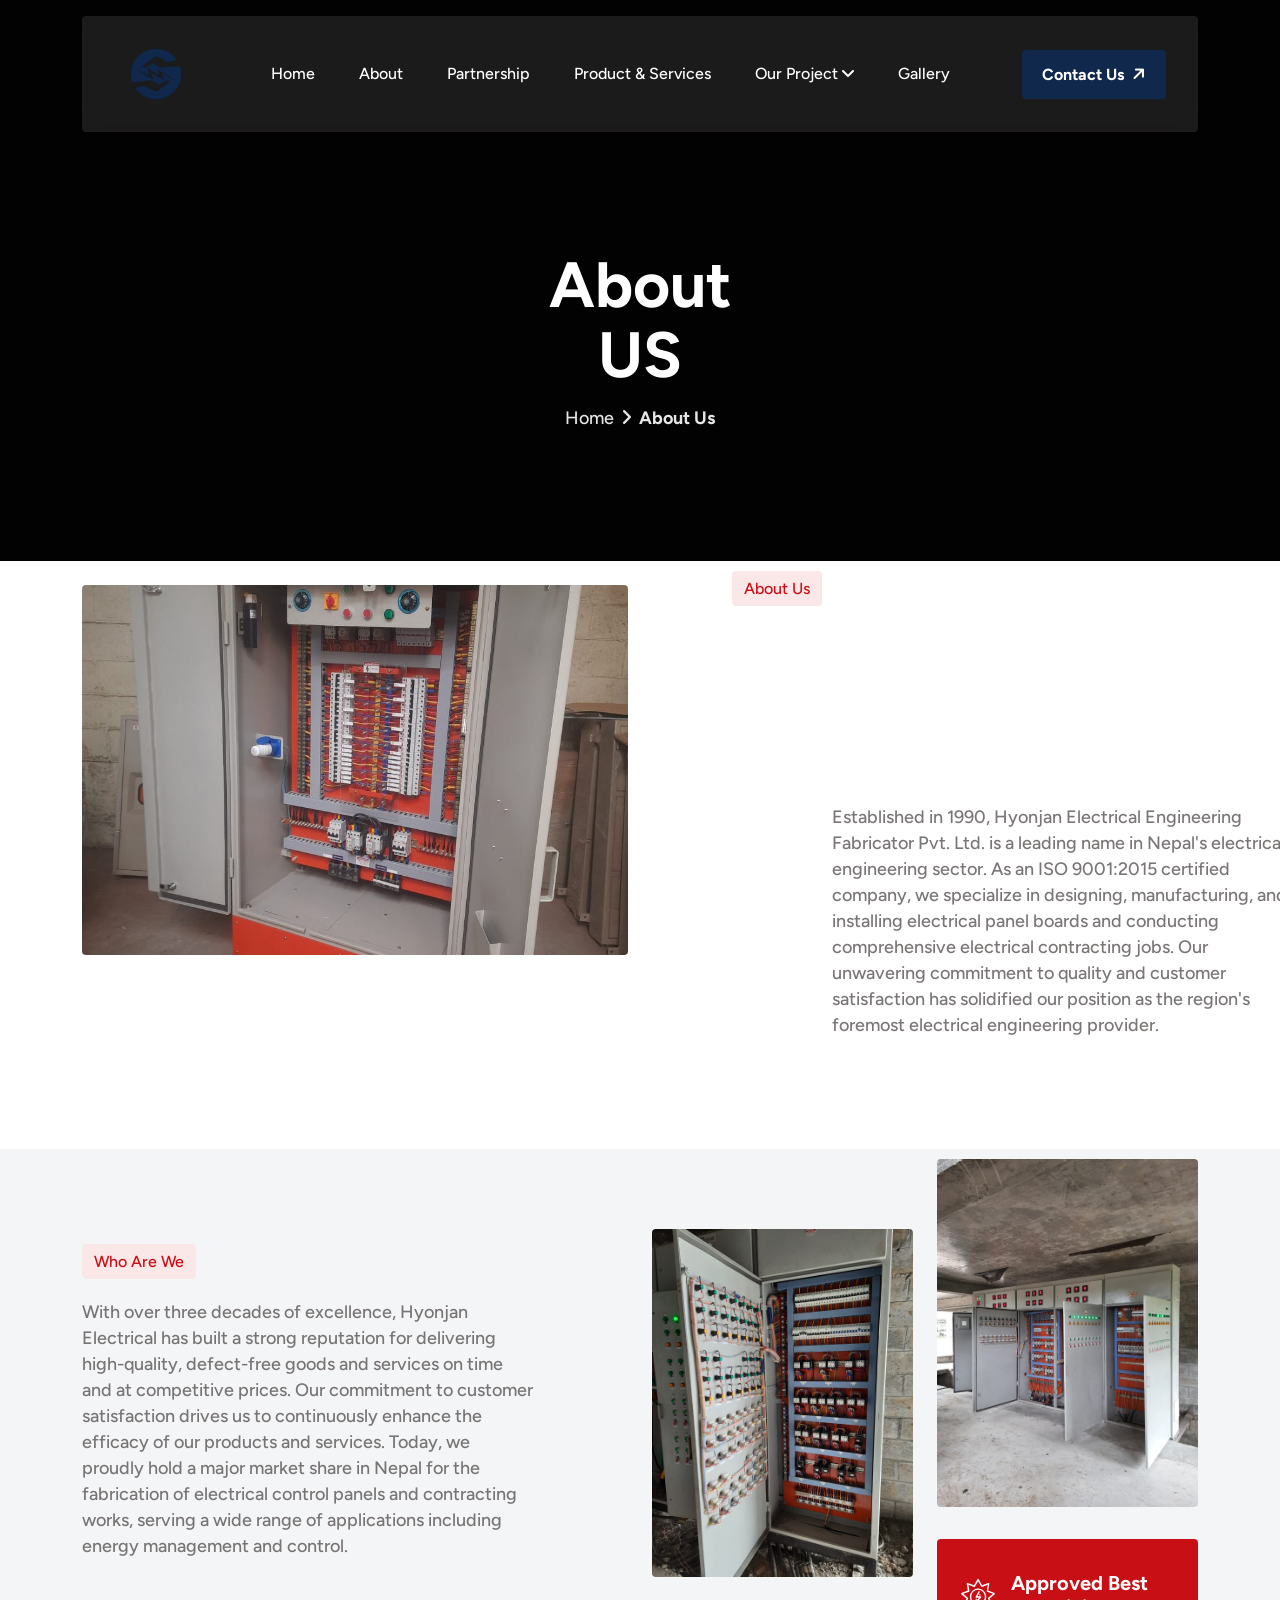
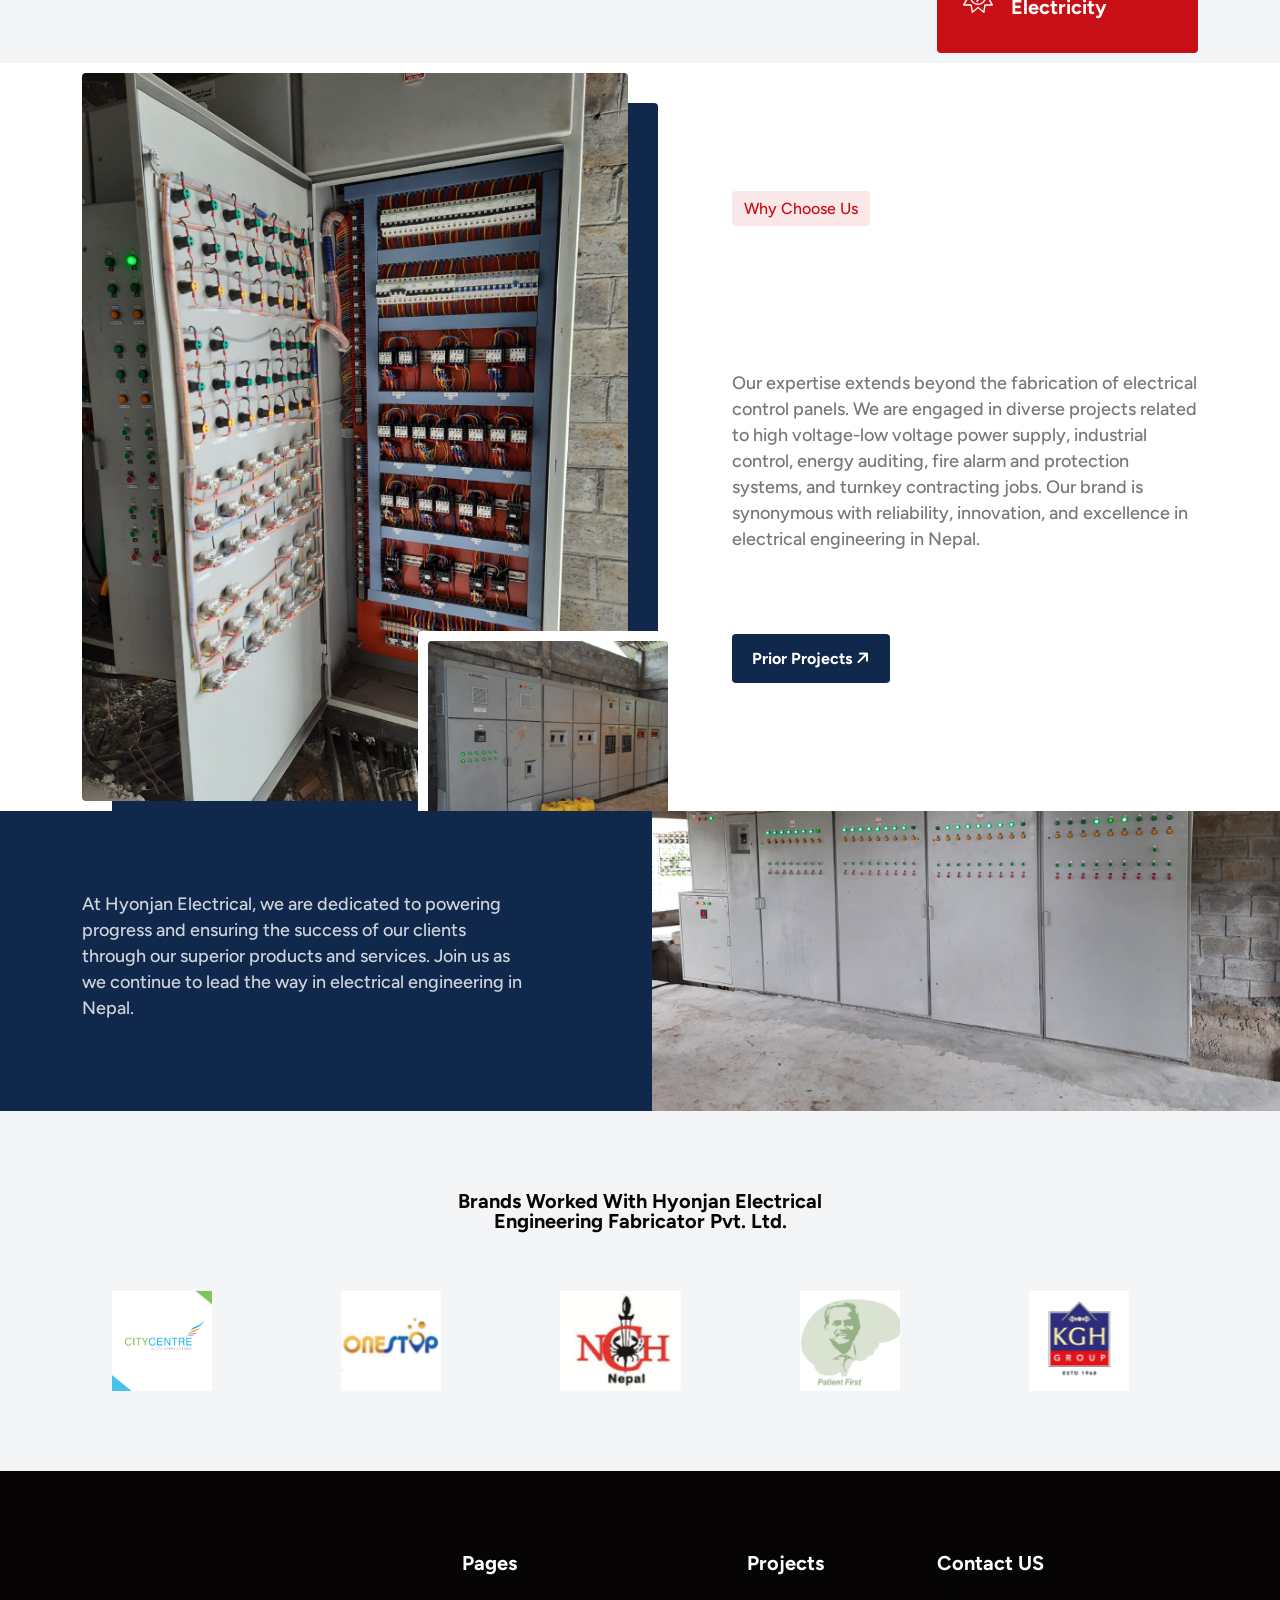
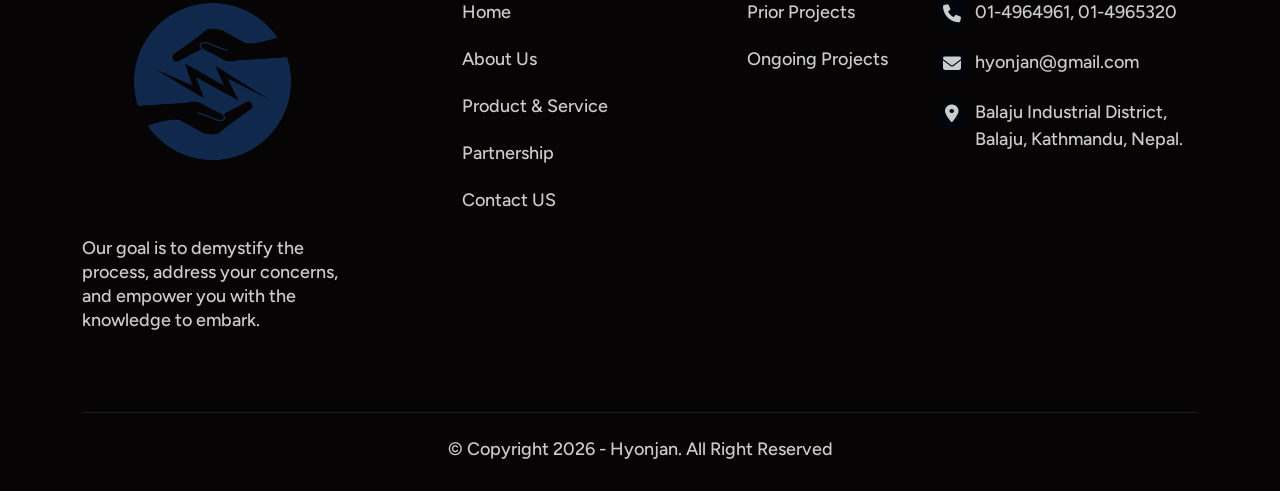
<file: about.html>
<!DOCTYPE html>
<html lang="en">

<head>
  <meta charset="UTF-8">
  <meta name="viewport" content="width=device-width, initial-scale=1.0">
  <title>About | Hyonjan Electrical Engineering Fabricator Pvt. Ltd.  </title>

  <!--=====FAB ICON=======-->
  <link rel="shortcut icon" href="assets/img/logo/main logo.png" type="image/x-icon">

  <!--===== CSS LINK =======-->
  <link rel="stylesheet" href="assets/css/plugins/bootstrap.min.css">
  <link rel="stylesheet" href="assets/css/plugins/aos.css">
  <link rel="stylesheet" href="assets/css/plugins/fontawesome.css">
  <link rel="stylesheet" href="assets/css/plugins/magnific-popup.css">
  <link rel="stylesheet" href="assets/css/plugins/mobile.css">
  <link rel="stylesheet" href="assets/css/plugins/owlcarousel.min.css">
  <link rel="stylesheet" href="assets/css/plugins/sidebar.css">
  <link rel="stylesheet" href="assets/css/plugins/slick-slider.css">
  <link rel="stylesheet" href="assets/css/plugins/nice-select.css">
  <link rel="stylesheet" href="assets/css/main.css">

  <!--=====  JS SCRIPT LINK =======-->
  <script src="assets/js/plugins/jquery-3-6-0.min.js"></script>
</head>

<body class="homepage1-body tg-heading-subheading animation-style3">

  <!--===== PRELOADER STARTS =======-->
  <div class="preloader">
    <div class="loading-container">
      <div class="loading"></div>
      <div id="loading-icon"><img src="assets/img/logo/main logo.png" alt=""></div>
    </div>
  </div>
  <!--===== PRELOADER ENDS =======-->

  <!--===== PROGRESS STARTS=======-->
  <div class="paginacontainer">
    <div class="progress-wrap">
      <svg class="progress-circle svg-content" width="100%" height="100%" viewBox="-1 -1 102 102">
        <path d="M50,1 a49,49 0 0,1 0,98 a49,49 0 0,1 0,-98" />
      </svg>
    </div>
  </div>
  <!--===== PROGRESS ENDS=======-->

  <!--=====HEADER START=======-->
  <header>
    <div class="header-area homepage1 header header-sticky d-none d-lg-block " id="header">
      <div class="container">
        <div class="row">
          <div class="col-lg-12">
            <div class="header-elements">
              <div class="site-logo">
                <a href="index.html"><img src="assets/img/logo/main logo.png" alt=""></a>
              </div>
              <div class="main-menu">
                <ul>
                  <li><a href="index.html">Home</a></li>
                  <li><a href="about.html">About</a></li>
                  <li><a href="partnership.html">Partnership</a></li>
                  <li><a href="Products&Services.html">Product & Services</a></li>
                  <li><a href="priorproject.html">Our Project <i class="fa-solid fa-angle-down"></i></a>
                    <ul class="dropdown-padding">
                      <li><a href="priorproject.html">Prior Project</a></li>
                      <li><a href="ongoingproject.html">Ongoing Project</a></li>
                    </ul>
                  </li>
                  <li><a href="gallery.html">Gallery</a></li>
                </ul>
              </div>
              <div class="btn-area">
                <a href="contact.html" class="header-btn1">Contact Us <i class="fa-solid fa-arrow-right"></i></a>
              </div>
            </div>
          </div>
        </div>
      </div>
    </div>
  </header>
  <!--=====HEADER END =======-->

  <!--===== MOBILE HEADER STARTS =======-->
  <div class="mobile-header mobile-haeder1 d-block d-lg-none">
    <div class="container-fluid">
      <div class="col-12">
        <div class="mobile-header-elements">
    <div class="mobile-logo">
  <a href="index.html">
    <img src="assets/img/logo/main logo.png" alt="" style="max-width: 20%;">
  </a>
</div>
          <div class="mobile-nav-icon dots-menu">
            <i class="fa-solid fa-bars"></i>
          </div>
        </div>
      </div>
    </div>
  </div>

  <div class="mobile-sidebar mobile-sidebar1">
    <div class="logosicon-area">
    <div class="mobile-logo">
  <a href="index.html">
    <img src="assets/img/logo/main logo.png" alt="" style="max-width: 20%;">
  </a>
</div>
      <div class="menu-close">
        <i class="fa-solid fa-xmark"></i>
      </div>
    </div>
    <div class="mobile-nav mobile-nav1">
  <ul>
                  <li><a href="index.html">Home</a></li>
                  <li><a href="about.html">About</a></li>
                  <li><a href="partnership.html">Partnership</a></li>
                  <li><a href="Products&Services.html">Product & Services</a></li>
                  <li><a href="priorproject.html">Our Project <i class="fa-solid fa-angle-down"></i></a>
                    <ul class="dropdown-padding">
                      <li><a href="priorproject.html">Prior Project</a></li>
                      <li><a href="ongoingproject.html">Ongoing Project</a></li>
                    </ul>
                  </li>
                  <li><a href="gallery.html">Gallery</a></li>
                </ul>
      

      <div class="allmobilesection">
        <a href="contact.html" class="header-btn1">Get Started <i class="fa-solid fa-arrow-right"></i></a>
        <div class="single-footer">
          <h3>Contact Info</h3>
          <div class="footer1-contact-info">
            <div class="contact-info-single">
              <div class="contact-info-icon">
                <i class="fa-solid fa-phone-volume"></i>
              </div>
              <div class="contact-info-text">
                <a href="tel:01-4964961">01-4964961,01-4965320</a>
              </div>
            </div>

            <div class="contact-info-single">
              <div class="contact-info-icon">
                <i class="fa-solid fa-envelope"></i>
              </div>
              <div class="contact-info-text">
                <a href="mailto:hyonjan@gmail.com">hyonjan@gmail.com</a>
              </div>
            </div>

            <div class="single-footer">
              <h3>Our Location</h3>

              <div class="contact-info-single">
                <div class="contact-info-icon">
                  <i class="fa-solid fa-location-dot"></i>
                </div>
                <div class="contact-info-text">
                  <a href="https://www.google.com/maps/dir//Balaju+Industrial+Area,+Kathmandu+44611,+Nepal/@-37.946797,145.0578328,12z/data=!3m1!4b1!4m8!4m7!1m0!1m5!1m1!1s0x39eb19330c653da5:0x8081335f0ee235e3!2m2!1d85.3015977!2d27.729249?entry=ttu&g_ep=EgoyMDI2MDQxMi4wIKXMDSoASAFQAw%3D%3D" target="_blank">Balaju Industrial District,<br>
                    Balaju, Kathmandu, Nepal.</a>
                </div>
              </div>

            </div>
            <!-- <div class="single-footer">
              <h3>Social Links</h3>

              <div class="social-links-mobile-menu">
                <ul>
                  <li><a href="#"><i class="fa-brands fa-facebook-f"></i></a></li>
                  <li><a href="#"><i class="fa-brands fa-instagram"></i></a></li>
                  <li><a href="#"><i class="fa-brands fa-linkedin-in"></i></a></li>
                  <li><a href="#"><i class="fa-brands fa-youtube"></i></a></li>
                </ul>
              </div>
            </div> -->
          </div>
        </div>
      </div>
    </div>
  </div>
  <!--===== MOBILE HEADER STARTS =======-->

  <!--===== HERO AREA STARTS =======-->
  <div class="hero1-section-area about-bg-area">
    <div class="header-img1" style="background-color: black"></div>
    <div class="container">
      <div class="row">
        <div class="col-lg-3 m-auto">
          <div class="hero-heading-area heading1 text-center">
            <h1>About US</h1>
            <a href="index.html" class="backline">Home <i class="fa-solid fa-angle-right"></i> <span>About Us</span></a>
          </div>
        </div>
      </div>
    </div>
  </div>
  <!--===== HERO AREA ENDS =======-->

  <!--===== ABOUT AREA STARTS =======-->
  <div class="about1-section-area sp1">
    <div class="container">
      <div class="row align-items-center">
        <div class="col-lg-6">
          <div class="about-images-area">
            <div class="img1" data-aos="zoom-out" data-aos-duration="1000">
              <img src="assets/img/images/4.jpg" alt="">
            </div>
            <div class="img2" data-aos="zoom-out" data-aos-duration="1100">
              <img src="assets/img/images/1.jpg" alt="">
            </div>
            <div class="conter-area" data-aos="zoom-out" data-aos-duration="1200">
              <h3><span class="counter">35</span>+</h3>
              <p>Years of Experienced</p>
            </div>
          </div>
        </div>

        <div class="col-lg-6">
          <div class="about-header-area heading2">
            <h5>About Us</h5>
            <h2 class="tg-element-title">Hyonjan Electrical Engineering Fabricator Pvt. Ltd.</h2>
            <p data-aos="fade-left" data-aos-duration="1000">Established in 1990, Hyonjan Electrical Engineering
              Fabricator Pvt. Ltd. is a leading name in Nepal's electrical engineering sector. As an ISO 9001:2015
              certified company, we specialize in designing, manufacturing, and installing electrical panel boards and
              conducting comprehensive electrical contracting jobs. Our unwavering commitment to quality and customer
              satisfaction has solidified our position as the region&#39;s foremost electrical engineering provider.</p>
            <div class="space10"></div>
            <div class="btn-area" data-aos="fade-left" data-aos-duration="1200">
              <a href="contact.html" class="header-btn1">Contact Us <i class="fa-solid fa-arrow-right"></i></a>
            </div>
          </div>
        </div>
      </div>
    </div>
  </div>
  <!--===== ABOUT AREA ENDS =======-->

  <!--===== ABOUT AREA STARTS =======-->
  <div class="about3-section-area aboutpage-inner sp1">
    <div class="container">
      <div class="row align-items-center">
        <div class="col-lg-5">
          <div class="about3-header-area heading2">
            <h5>Who Are We</h5>
            <!-- <h2 class="tg-element-title">Energize Your Knowledge Get to Know Us</h2> -->
            <p>With over three decades of excellence, Hyonjan Electrical has built a strong reputation for
              delivering high-quality, defect-free goods and services on time and at competitive prices. Our
              commitment to customer satisfaction drives us to continuously enhance the efficacy of our
              products and services. Today, we proudly hold a major market share in Nepal for the fabrication
              of electrical control panels and contracting works, serving a wide range of applications including
              energy management and control.</p>
          </div>
        </div>
        <div class="col-lg-1"></div>
        <div class="col-lg-6">
          <div class="about-images-area">
            <div class="row">
              <div class="col-lg-6 col-md-6">
                <div class="img1">
                  <div class="space70 d-md-block d-none"></div>
                  <div class="space30 d-md-none d-block"></div>
                  <img src="assets/img/images/13.jpg" alt="">
                </div>
              </div>
              <div class="col-lg-6 col-md-6">
                <div class="img1">
                  <div class="space30 d-md-none d-block"></div>
                  <img src="assets/img/images/15.jpg" alt="">
                  <div class="about-footer-bottom">
                    <div class="img">
                      <img src="assets/img/icons/star1.svg" alt="">
                    </div>
                    <div class="content">
                      <span>Approved Best Electricity </span>
                    </div>
                  </div>
                </div>
              </div>
            </div>
          </div>
        </div>
      </div>
    </div>
  </div>
  <!--===== ABOUT AREA ENDS =======-->

  <!--===== ABOUT AREA STARTS =======-->
  <div class="about2-section-area about-innerpage sp1">
    <div class="container">
      <div class="row align-items-center">
        <div class="col-lg-6">
          <div class="about-images-area">
            <div class="img1">
              <img src="assets/img/images/13.jpg" alt="">
            </div>
            <div class="img2">
              <img src="assets/img/images/12.jpg" alt="">
            </div>
          </div>
        </div>
        <div class="col-lg-6">
          <div class="about-header-area heading2">
            <h5>Why Choose Us</h5>
            <h2 class="tg-element-title">Illuminate Your Choice Reasons to Choose Us</h2>
            <p>Our expertise extends beyond the fabrication of electrical control panels. We are engaged in
              diverse projects related to high voltage-low voltage power supply, industrial control, energy
              auditing, fire alarm and protection systems, and turnkey contracting jobs. Our brand is
              synonymous with reliability, innovation, and excellence in electrical engineering in Nepal.</p>
            <div class="space40"></div>
            <!-- <div class="progress_bar">
              <div class="progress_bar_item grid-x">
                <div class="item_label">AC installation in one hour</div>
                <div class="item_value cell1">0%</div>
                <div class="item_bar">
                  <div class="progress" data-progress="80"></div>
                </div>
              </div>

              <div class="progress_bar_item grid-x">
                <div class="item_label">Full-service electrical</div>
                <div class="item_value cell2">0%</div>
                <div class="item_bar">
                  <div class="progress" data-progress="90"></div>
                </div>
              </div>

              <div class="progress_bar_item grid-x">
                <div class="item_label">Wiring and installation</div>
                <div class="item_value cell3">0%</div>
                <div class="item_bar">
                  <div class="progress" data-progress="70"></div>
                </div>
              </div>
            </div> -->
            <div class="btn-area">
              <a href="priorproject.html" class="header-btn1">Prior Projects<i class="fa-solid fa-arrow-right"></i></a>
            </div>
          </div>
        </div>
      </div>
    </div>
  </div>
  <!--===== ABOUT AREA ENDS =======-->


  <!--===== CTA AREA STARTS =======-->
  <div class="cta1-section-area sp4">
    <div class="container">
      <div class="row">
        <div class="col-lg-5">
          <div class="cta-header heading2">
            <!-- <h2 class="tg-element-title">Ready to Power up your Savings and Reliability?</h2> -->
            <p>At Hyonjan Electrical, we are dedicated to powering progress and ensuring the success of our
              clients through our superior products and services. Join us as we continue to lead the way in
              electrical engineering in Nepal. </p>
            <!-- <form action="#">
            <input type="email" placeholder="Email Address">
            <button type="submit" class="header-btn1">Subscribe Now <i class="fa-solid fa-arrow-right"></i></button>
          </form> -->
          </div>
        </div>
        <div class="col-lg-1"></div>
        <div class="col-lg-5">
          <div class="cta-images">
            <div class="img1">
              <img src="assets/img/images/18.jpg" alt="">
            </div>
          </div>
        </div>
      </div>
    </div>
  </div>
  <!--===== CTA AREA ENDS =======-->

    <div class="slider-section-area">
  <div class="container">
    <div class="row">
      <div class="col-lg-5 m-auto">
      <div class="header-slider text-center">
        <h3> Brands Worked With Hyonjan Electrical Engineering Fabricator Pvt. Ltd.  </h3>
      </div>
      </div>
    </div>
    <div class="row">
      <div class="col-lg-12">
        <div class="slider-images owl-carousel">
          <div class="img1">
            <img src="assets/img/brand/1.png" alt="">
          </div>

          <div class="img1">
            <img src="assets/img/brand/2.jpg" alt="">
          </div>

          <div class="img1">
            <img src="assets/img/brand/3.jpg" alt="">
          </div>

          <div class="img1">
            <img src="assets/img/brand/4.jpg" alt="">
          </div>

          <div class="img1">
            <img src="assets/img/brand/5.jpg" alt="">
          </div>

                 <div class="img1">
            <img src="assets/img/brand/6.jpg" alt="">
          </div>

                 <div class="img1">
            <img src="assets/img/brand/7.jpg" alt="">
          </div>

                 <div class="img1">
            <img src="assets/img/brand/8.jpg" alt="">
          </div>

                 <div class="img1">
            <img src="assets/img/brand/9.jpg" alt="">
          </div>

                 <div class="img1">
            <img src="assets/img/brand/10.jpg" alt="">
          </div>

                 <div class="img1">
            <img src="assets/img/brand/11.gif" alt="">
          </div>

                 <div class="img1">
            <img src="assets/img/brand/12.png" alt="">
          </div>

                 <div class="img1">
            <img src="assets/img/brand/13.png" alt="">
          </div>

                 <div class="img1">
            <img src="assets/img/brand/15.jpeg" alt="">
          </div>

                 <div class="img1">
            <img src="assets/img/brand/16.png" alt="">
          </div>

                 <div class="img1">
            <img src="assets/img/brand/17.png" alt="">
          </div>

                 <div class="img1">
            <img src="assets/img/brand/18.png" alt="">
          </div>

                 <div class="img1">
            <img src="assets/img/brand/19.png" alt="">
          </div>

                 <div class="img1">
            <img src="assets/img/brand/20.png" alt="">
          </div>

                 <div class="img1">
            <img src="assets/img/brand/22.png" alt="">
          </div>

                 <div class="img1">
            <img src="assets/img/brand/23.png" alt="">
          </div>

                 <div class="img1">
            <img src="assets/img/brand/24.webp" alt="">
          </div>

                 <div class="img1">
            <img src="assets/img/brand/25.png" alt="">
          </div>

        </div>
      </div>
    </div>
  </div>
</div> 







  <!--===== FOOTER AREA STARTS =======-->
  <div class="footer1-section-area">
    <div class="container">
      <div class="row">
        <div class="col-lg-12">
          <div class="footer-logo-content sp4">
            <div class="row">
              <div class="col-lg-3 col-md-6">
                <div class="logo-content">
                  <img src="assets/img/logo/main logo.png" alt="">
                  <p>Our goal is to demystify the process, address your concerns, and empower you with the knowledge to
                    embark.</p>
                  <!-- <ul>
                  <li><a href="#"><i class="fa-brands fa-facebook-f"></i></a></li>
                  <li><a href="#"><i class="fa-brands fa-instagram"></i></a></li>
                  <li><a href="#"><i class="fa-brands fa-linkedin-in"></i></a></li>
                  <li><a href="#"><i class="fa-brands fa-youtube"></i></a></li>
                </ul> -->
                </div>
              </div>
              <div class="col-lg-1 d-lg-block d-none"></div>
              <div class="col-lg-2 col-md-6">
                <div class="space30 d-block d-md-none"></div>
                <div class="service-heading">
                  <h2>Pages</h2>
                  <ul>
                    <li><a href="index.html">Home </a></li>
                    <li><a href="about.html">About Us  </a></li>
                    <li><a href="Products&Services.html">Product & Service</a></li>
                    <li><a href="partnership.html">Partnership</a></li>
                    <li><a href="contact.html">Contact US</a></li>
                  </ul>
                </div>
              </div>

              <div class="col-lg-1 d-lg-block d-none"></div>
              <div class="col-lg-2 col-md-6">
                <div class="space30 d-md-block d-lg-none"></div>
                <div class="service-heading">
                  <h2>Projects</h2>
                  <ul>
                    <li><a href="priorproject.html">Prior Projects</a></li>
                    <li><a href="ongoingproject.html">Ongoing Projects</a></li>
                  </ul>
                </div>
              </div>

              <div class="col-lg-3 col-md-6">
                <div class="space30 d-md-block d-lg-none"></div>
                <div class="service-heading contact">
                  <h2>Contact US </h2>
                  <ul>
                    <li><a href="tel:014964961">
                        <span class="icons"><i class="fa-solid fa-phone"></i></span><span>01-4964961,
                          01-4965320</span></a>
                    </li>
                    <li><a href="mailto:info@mail.com">
                        <span class="icons"><i
                            class="fa-solid fa-envelope"></i></span><span>hyonjan@gmail.com </span></a>
                    </li>
                    <li><a
                        href="https://www.google.com/maps/dir//Balaju+Industrial+Area,+Kathmandu+44611,+Nepal/@-37.946797,145.0578328,12z/data=!3m1!4b1!4m8!4m7!1m0!1m5!1m1!1s0x39eb19330c653da5:0x8081335f0ee235e3!2m2!1d85.3015977!2d27.729249?entry=ttu&g_ep=EgoyMDI2MDQxMi4wIKXMDSoASAFQAw%3D%3D">
                        <span class="icons"><i class="fa-solid fa-location-dot"></i></span><span>Balaju Industrial
                          District,<br>
                          Balaju, Kathmandu, Nepal. </span></a>
                    </li>
                  </ul>
                </div>
              </div>
            </div>
          </div>
          <div class="copyright">
            <p>© Copyright <span id="year"></span> - Hyonjan. All Right Reserved</p>


          </div>
        </div>
      </div>
    </div>
  </div>
  <!--===== FOOTER AREA ENDS =======-->



  <!--===== JS SCRIPT LINK =======-->
  <script src="assets/js/plugins/bootstrap.min.js"></script>
  <script src="assets/js/plugins/fontawesome.js"></script>
  <script src="assets/js/plugins/aos.js"></script>
  <script src="assets/js/plugins/counter.js"></script>
  <script src="assets/js/plugins/gsap.min.js"></script>
  <script src="assets/js/plugins/ScrollTrigger.min.js"></script>
  <script src="assets/js/plugins/Splitetext.js"></script>
  <script src="assets/js/plugins/sidebar.js"></script>
  <script src="assets/js/plugins/magnific-popup.js"></script>
  <script src="assets/js/plugins/mobilemenu.js"></script>
  <script src="assets/js/plugins/owlcarousel.min.js"></script>
  <script src="assets/js/plugins/gsap-animation.js"></script>
  <script src="assets/js/plugins/nice-select.js"></script>
  <script src="assets/js/plugins/slick-slider.js"></script>
  <script src="assets/js/plugins/waypoints.js"></script>
  <script src="assets/js/main.js"></script>
    <script>
    document.getElementById("year").textContent = new Date().getFullYear();
  </script>

</body>

</html>
</file>
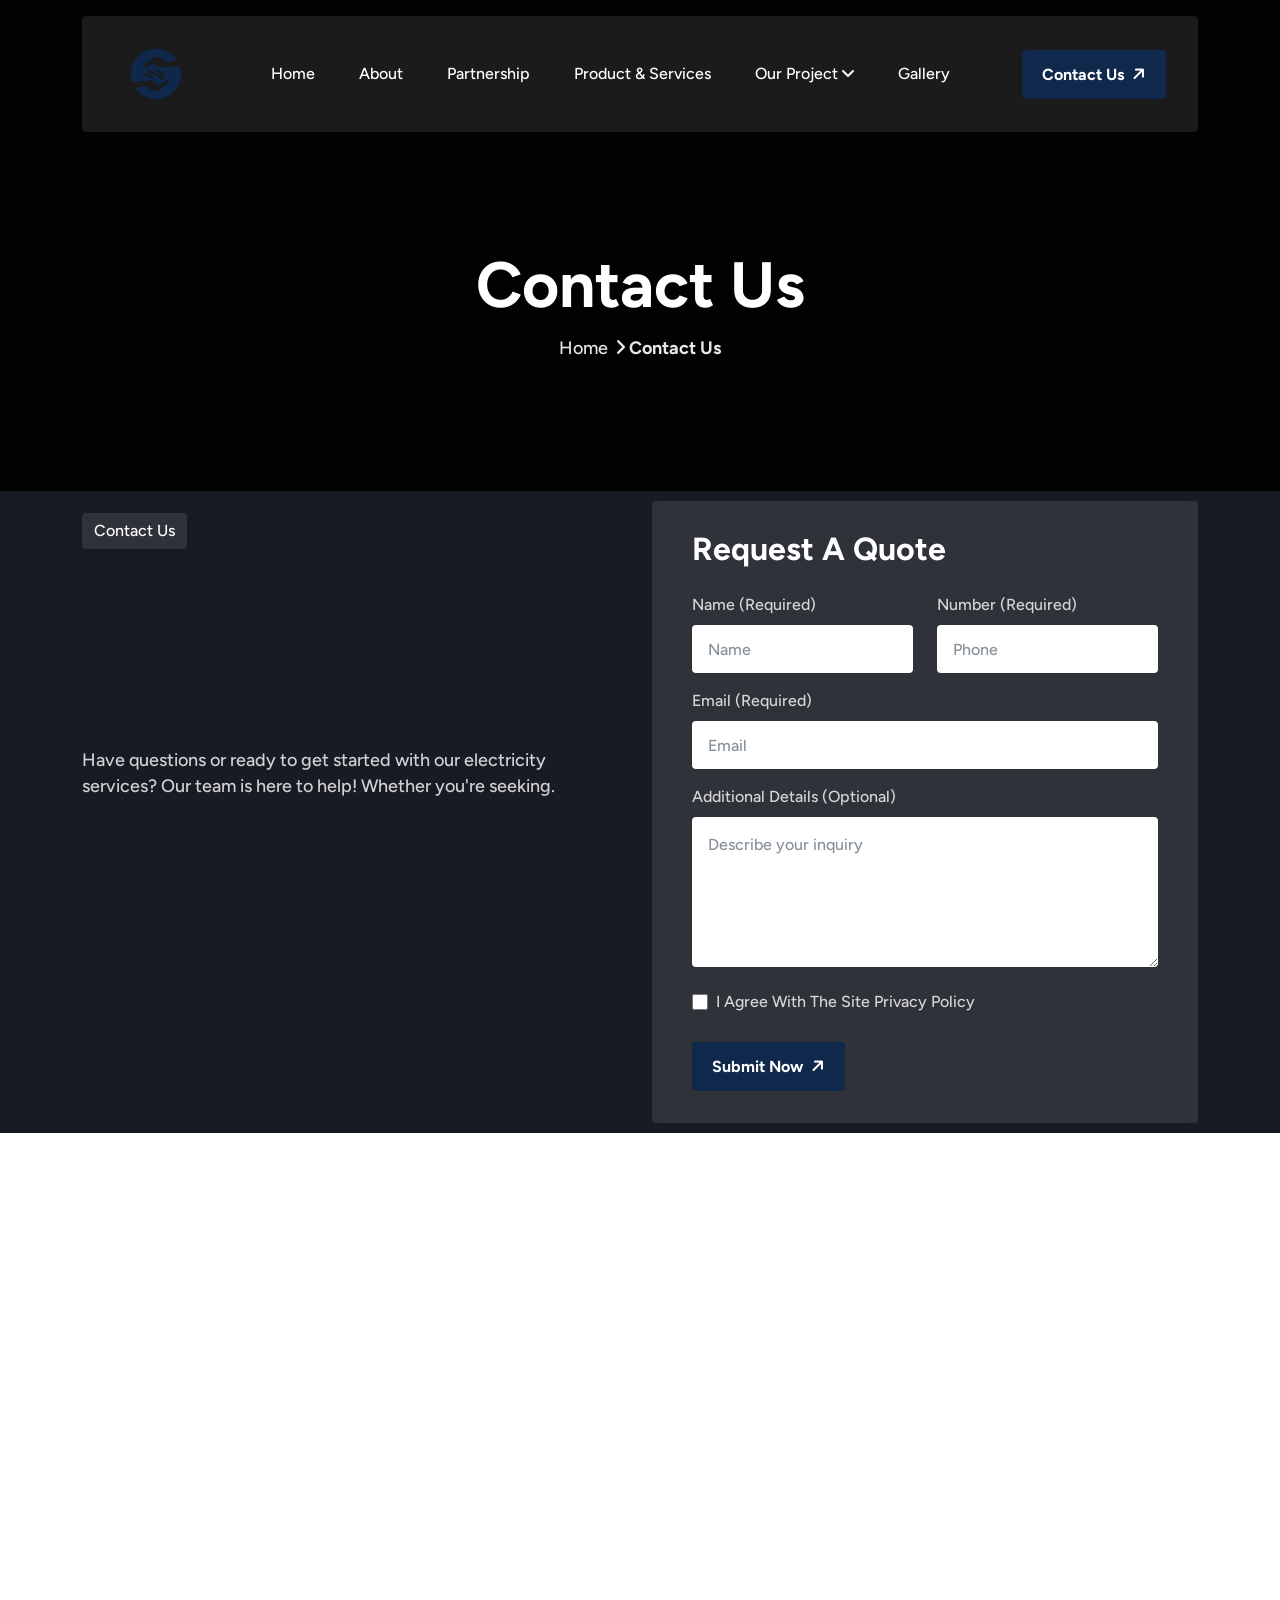
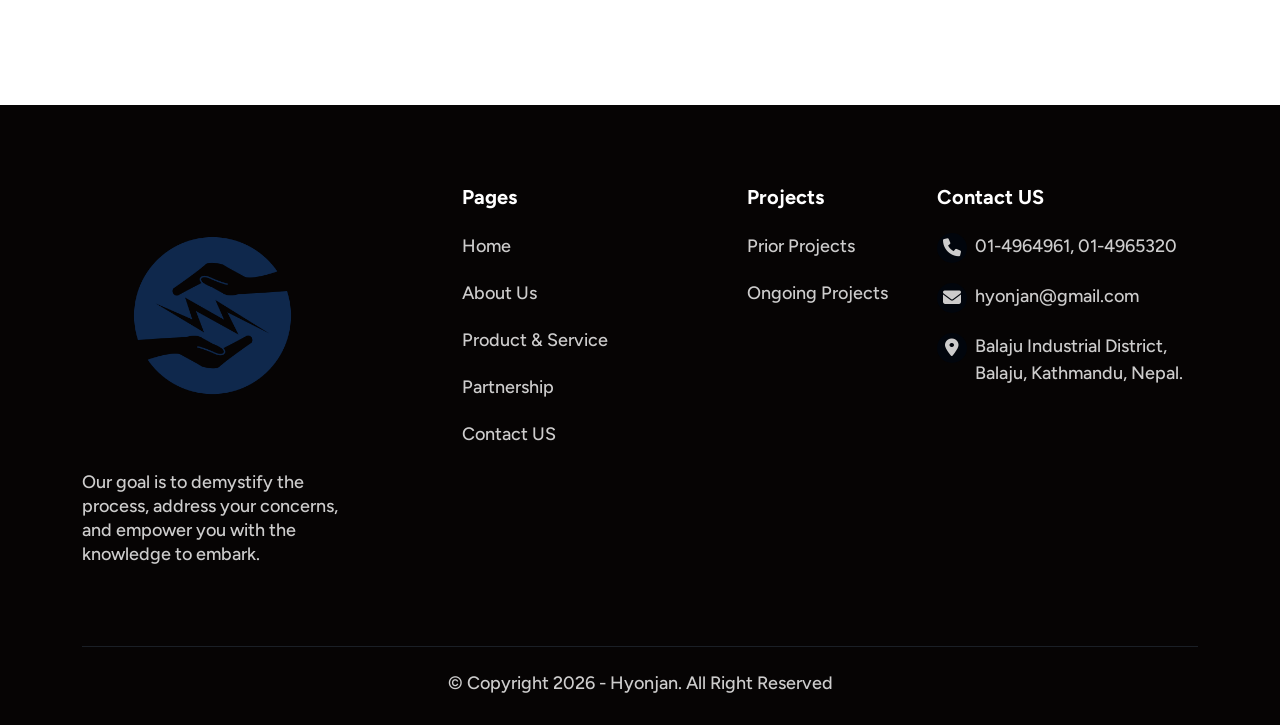
<file: contact.html>
<!DOCTYPE html>
<html lang="en">
<head>
  <meta charset="UTF-8">
  <meta name="viewport" content="width=device-width, initial-scale=1.0">
  <title>Contact | Hyonjan Electrical Engineering Fabricator Pvt. Ltd.  </title>

  <!--=====FAB ICON=======-->
  <link rel="shortcut icon" href="assets/img/logo/main logo.png" type="image/x-icon">

  <!--===== CSS LINK =======-->
  <link rel="stylesheet" href="assets/css/plugins/bootstrap.min.css">
  <link rel="stylesheet" href="assets/css/plugins/aos.css">
  <link rel="stylesheet" href="assets/css/plugins/fontawesome.css">
  <link rel="stylesheet" href="assets/css/plugins/magnific-popup.css">
  <link rel="stylesheet" href="assets/css/plugins/mobile.css">
  <link rel="stylesheet" href="assets/css/plugins/owlcarousel.min.css">
  <link rel="stylesheet" href="assets/css/plugins/sidebar.css">
  <link rel="stylesheet" href="assets/css/plugins/slick-slider.css">
  <link rel="stylesheet" href="assets/css/plugins/nice-select.css">
  <link rel="stylesheet" href="assets/css/main.css">

  <!--=====  JS SCRIPT LINK =======-->
  <script src="assets/js/plugins/jquery-3-6-0.min.js"></script>
</head>
<body class="homepage1-body tg-heading-subheading animation-style3">

<!--===== PRELOADER STARTS =======-->
 <div class="preloader">
    <div class="loading-container">
      <div class="loading"></div>
      <div id="loading-icon"><img src="assets/img/logo/main logo.png" alt=""></div>
    </div>
  </div>
 <!--===== PRELOADER ENDS =======-->

<!--===== PROGRESS STARTS=======-->
<div class="paginacontainer">
     <div class="progress-wrap">
       <svg class="progress-circle svg-content" width="100%" height="100%" viewBox="-1 -1 102 102">
         <path d="M50,1 a49,49 0 0,1 0,98 a49,49 0 0,1 0,-98"/>
       </svg>
     </div>
   </div>
 <!--===== PROGRESS ENDS=======-->

   <!--=====HEADER START=======-->
  <header>
    <div class="header-area homepage1 header header-sticky d-none d-lg-block " id="header">
      <div class="container">
        <div class="row">
          <div class="col-lg-12">
            <div class="header-elements">
              <div class="site-logo">
                <a href="index.html"><img src="assets/img/logo/main logo.png" alt=""></a>
              </div>
              <div class="main-menu">
                <ul>
                  <li><a href="index.html">Home</a></li>
                  <li><a href="about.html">About</a></li>
                  <li><a href="partnership.html">Partnership</a></li>
                  <li><a href="Products&Services.html">Product & Services</a></li>
                  <li><a href="priorproject.html">Our Project <i class="fa-solid fa-angle-down"></i></a>
                    <ul class="dropdown-padding">
                      <li><a href="priorproject.html">Prior Project</a></li>
                      <li><a href="ongoingproject.html">Ongoing Project</a></li>
                    </ul>
                  </li>
                  <li><a href="gallery.html">Gallery</a></li>
                </ul>
              </div>
              <div class="btn-area">
                <a href="contact.html" class="header-btn1">Contact Us <i class="fa-solid fa-arrow-right"></i></a>
              </div>
            </div>
          </div>
        </div>
      </div>
    </div>
  </header>
  <!--=====HEADER END =======-->

  <!--===== MOBILE HEADER STARTS =======-->
  <div class="mobile-header mobile-haeder1 d-block d-lg-none">
    <div class="container-fluid">
      <div class="col-12">
        <div class="mobile-header-elements">
    <div class="mobile-logo">
  <a href="index.html">
    <img src="assets/img/logo/main logo.png" alt="" style="max-width: 20%;">
  </a>
</div>
          <div class="mobile-nav-icon dots-menu">
            <i class="fa-solid fa-bars"></i>
          </div>
        </div>
      </div>
    </div>
  </div>

  <div class="mobile-sidebar mobile-sidebar1">
    <div class="logosicon-area">
    <div class="mobile-logo">
  <a href="index.html">
    <img src="assets/img/logo/main logo.png" alt="" style="max-width: 20%;">
  </a>
</div>
      <div class="menu-close">
        <i class="fa-solid fa-xmark"></i>
      </div>
    </div>
    <div class="mobile-nav mobile-nav1">
  <ul>
                  <li><a href="index.html">Home</a></li>
                  <li><a href="about.html">About</a></li>
                  <li><a href="partnership.html">Partnership</a></li>
                  <li><a href="Products&Services.html">Product & Services</a></li>
                  <li><a href="priorproject.html">Our Project <i class="fa-solid fa-angle-down"></i></a>
                    <ul class="dropdown-padding">
                      <li><a href="priorproject.html">Prior Project</a></li>
                      <li><a href="ongoingproject.html">Ongoing Project</a></li>
                    </ul>
                  </li>
                  <li><a href="gallery.html">Gallery</a></li>
                </ul>
      

      <div class="allmobilesection">
        <a href="contact.html" class="header-btn1">Get Started <i class="fa-solid fa-arrow-right"></i></a>
        <div class="single-footer">
          <h3>Contact Info</h3>
          <div class="footer1-contact-info">
            <div class="contact-info-single">
              <div class="contact-info-icon">
                <i class="fa-solid fa-phone-volume"></i>
              </div>
              <div class="contact-info-text">
                <a href="tel:01-4964961">01-4964961,01-4965320</a>
              </div>
            </div>

            <div class="contact-info-single">
              <div class="contact-info-icon">
                <i class="fa-solid fa-envelope"></i>
              </div>
              <div class="contact-info-text">
                <a href="mailto:hyonjan@gmail.com">hyonjan@gmail.com</a>
              </div>
            </div>

            <div class="single-footer">
              <h3>Our Location</h3>

              <div class="contact-info-single">
                <div class="contact-info-icon">
                  <i class="fa-solid fa-location-dot"></i>
                </div>
                <div class="contact-info-text">
                  <a href="https://www.google.com/maps/dir//Balaju+Industrial+Area,+Kathmandu+44611,+Nepal/@-37.946797,145.0578328,12z/data=!3m1!4b1!4m8!4m7!1m0!1m5!1m1!1s0x39eb19330c653da5:0x8081335f0ee235e3!2m2!1d85.3015977!2d27.729249?entry=ttu&g_ep=EgoyMDI2MDQxMi4wIKXMDSoASAFQAw%3D%3D" target="_blank">Balaju Industrial District,<br>
                    Balaju, Kathmandu, Nepal.</a>
                </div>
              </div>

            </div>
            <!-- <div class="single-footer">
              <h3>Social Links</h3>

              <div class="social-links-mobile-menu">
                <ul>
                  <li><a href="#"><i class="fa-brands fa-facebook-f"></i></a></li>
                  <li><a href="#"><i class="fa-brands fa-instagram"></i></a></li>
                  <li><a href="#"><i class="fa-brands fa-linkedin-in"></i></a></li>
                  <li><a href="#"><i class="fa-brands fa-youtube"></i></a></li>
                </ul>
              </div>
            </div> -->
          </div>
        </div>
      </div>
    </div>
  </div>
<!--===== MOBILE HEADER STARTS =======-->

<!--===== HERO AREA STARTS =======-->
  <div class="hero1-section-area about-bg-area">
    <div class="header-img1" style="background-color: black"></div>
    <div class="container">
      <div class="row">
        <div class="col-lg-8 m-auto">
          <div class="hero-heading-area heading1 text-center">
            <h1>Contact Us</h1>
            <a href="index.html" class="backline">Home <i class="fa-solid fa-angle-right"></i><span>Contact Us</span></a>
          </div>
        </div>
      </div>
    </div>
  </div>
<!--===== HERO AREA ENDS =======-->

<!--===== CONTACT AREA STARTS =======-->
  <div class="contact1-section-area sp1"
    style="background-color: #465572; background-position: center; background-position: center; background-repeat: no-repeat; background-size: cover;">
    <div class="container">
      <div class="row align-items-center">
        <div class="col-lg-6">
          <div class="contact-header-area heading2">
            <h5 data-aos="fade-left" data-aos-duration="800">Contact Us</h5>
            <h2 class="tg-element-title">Illuminate Your Message Get in Contact</h2>
            <p data-aos="fade-left" data-aos-duration="1000">Have questions or ready to get started with our electricity
              services? Our team is here to help! Whether you're seeking.</p>
            <div class="space48"></div>
            <div class="row">
              <div class="col-lg-6 col-md-6">
                <div class="contact-auhtor-side" data-aos="fade-left" data-aos-duration="1000">
                  <div class="icons-text">
                    <div class="icons">
                      <i class="fa-solid fa-phone"></i>
                    </div>
                    <div class="text">
                      <p>Phone</p>
                      <a href="tel:014964961">01-4964961,<br> 01-4965320</a>
                    </div>
                  </div>
                  <div class="space48"></div>
                  <div class="icons-text">
                    <div class="icons">
                      <i class="fa-solid fa-location-dot"></i>
                    </div>
                    <div class="text">
                      <p>Address</p>
                      <a href="             <li><a
                        href="https://www.google.com/maps/dir//Balaju+Industrial+Area,+Kathmandu+44611,+Nepal/@-37.946797,145.0578328,12z/data=!3m1!4b1!4m8!4m7!1m0!1m5!1m1!1s0x39eb19330c653da5:0x8081335f0ee235e3!2m2!1d85.3015977!2d27.729249?entry=ttu&g_ep=EgoyMDI2MDQxMi4wIKXMDSoASAFQAw%3D%3D">>Balaju Industrial District,<br>
                        Balaju, Kathmandu, Nepal.</a>
                    </div>
                  </div>
                </div>
              </div>

              <div class="col-lg-6 col-md-6">
                <div class="space48 d-md-none"></div>
                <div class="contact-auhtor-side" data-aos="fade-left" data-aos-duration="1200">
                  <div class="icons-text">
                    <div class="icons">
                      <i class="fa-solid fa-envelope"></i>
                    </div>
                    <div class="text">
                      <p>Email</p>
                      <a href="mailto:serebangle@gmail.com ">hyonjan@gmail.com </a>
                    </div>
                  </div>
                  <div class="space48"></div>
                  <div class="icons-text">
                    <div class="icons">
                      <i class="fa-solid fa-clock"></i>
                    </div>
                    <div class="text">
                      <p>Office Hours</p>
                      <a href="#">Sunday-Friday<br>
                        10:00am to 5pm</a>
                    </div>
                  </div>
                </div>
              </div>
            </div>
          </div>
        </div>

        <div class="col-lg-6">
          <div class="contact-submit-boxarea">
            <h4>Request A Quote</h4>
            <form action="https://api.web3forms.com/submit" method="POST">
              <input type="hidden" name="access_key" value="0cd32fff-eda2-4da3-be43-37d47fbb396b">
              <div class="row">
                <div class="col-lg-6">
                  <div class="input-area">
                    <p>Name (required)</p>
                    <input type="text" placeholder="Name" required>
                  </div>
                </div>
                <div class="col-lg-6">
                  <div class="input-area">
                    <p>Number (required)</p>
                    <input type="number" placeholder="Phone" required>
                  </div>
                </div>

                <div class="col-lg-12">
                  <div class="input-area">
                    <p>Email (required)</p>
                    <input type="email" placeholder="Email" required>
                  </div>
                </div>

                <div class="col-lg-12">
                  <div class="input-area">
                    <p>Additional Details (Optional)</p>
                    <textarea placeholder="Describe your inquiry" cols="30" rows="10" required></textarea>
                  </div>
                </div>
                <div class="col-lg-12">
                  <div class="input-area1">
                    <input type="checkbox" required>
                    <p>I agree with the site privacy policy</p>
                  </div>
                </div>

                <div class="col-lg-12">
                  <div class="input-area1">
                    <button type="submit" class="header-btn1">Submit Now <i
                        class="fa-solid fa-arrow-right"></i></button>
                  </div>
                </div>
              </div>
            </form>
          </div>
        </div>
      </div>
    </div>
  </div>
  <div class="mapouter">
    <div class="gmap_canvas">
  <iframe src="https://www.google.com/maps/embed?pb=!1m18!1m12!1m3!1d3531.6523547373845!2d85.2985905!3d27.7280181!2m3!1f0!2f0!3f0!3m2!1i1024!2i768!4f13.1!3m3!1m2!1s0x39eb1947e0137a7b%3A0xe7fa827d3d3092b1!2sHyonjan%20Electrical%20Engineering%20Fabricator%20Pvt%20Ltd!5e0!3m2!1sen!2sau!4v1756700474365!5m2!1sen!2sau" width="600" height="450" style="border:0;" allowfullscreen="" loading="lazy" referrerpolicy="no-referrer-when-downgrade"></iframe>
    
    </div>
  </div>    
  <!--===== CONTACT AREA ENDS =======-->


<!--===== FOOTER AREA STARTS =======-->
  <div class="footer1-section-area">
    <div class="container">
      <div class="row">
        <div class="col-lg-12">
          <div class="footer-logo-content sp4">
            <div class="row">
              <div class="col-lg-3 col-md-6">
                <div class="logo-content">
                  <img src="assets/img/logo/main logo.png" alt="">
                  <p>Our goal is to demystify the process, address your concerns, and empower you with the knowledge to
                    embark.</p>
                  <!-- <ul>
                  <li><a href="#"><i class="fa-brands fa-facebook-f"></i></a></li>
                  <li><a href="#"><i class="fa-brands fa-instagram"></i></a></li>
                  <li><a href="#"><i class="fa-brands fa-linkedin-in"></i></a></li>
                  <li><a href="#"><i class="fa-brands fa-youtube"></i></a></li>
                </ul> -->
                </div>
              </div>
              <div class="col-lg-1 d-lg-block d-none"></div>
              <div class="col-lg-2 col-md-6">
                <div class="space30 d-block d-md-none"></div>
                <div class="service-heading">
                  <h2>Pages</h2>
                  <ul>
                    <li><a href="index.html">Home </a></li>
                    <li><a href="about.html">About Us  </a></li>
                    <li><a href="Products&Services.html">Product & Service</a></li>
                    <li><a href="partnership.html">Partnership</a></li>
                    <li><a href="contact.html">Contact US</a></li>
                  </ul>
                </div>
              </div>

              <div class="col-lg-1 d-lg-block d-none"></div>
              <div class="col-lg-2 col-md-6">
                <div class="space30 d-md-block d-lg-none"></div>
                <div class="service-heading">
                  <h2>Projects</h2>
                  <ul>
                    <li><a href="priorproject.html">Prior Projects</a></li>
                    <li><a href="ongoingproject.html">Ongoing Projects</a></li>
                  </ul>
                </div>
              </div>

              <div class="col-lg-3 col-md-6">
                <div class="space30 d-md-block d-lg-none"></div>
                <div class="service-heading contact">
                  <h2>Contact US </h2>
                  <ul>
                    <li><a href="tel:014964961">
                        <span class="icons"><i class="fa-solid fa-phone"></i></span><span>01-4964961,
                          01-4965320</span></a>
                    </li>
                    <li><a href="mailto:info@mail.com">
                        <span class="icons"><i
                            class="fa-solid fa-envelope"></i></span><span>hyonjan@gmail.com </span></a>
                    </li>
                    <li><a
                        href="https://www.google.com/maps/dir//Balaju+Industrial+Area,+Kathmandu+44611,+Nepal/@-37.946797,145.0578328,12z/data=!3m1!4b1!4m8!4m7!1m0!1m5!1m1!1s0x39eb19330c653da5:0x8081335f0ee235e3!2m2!1d85.3015977!2d27.729249?entry=ttu&g_ep=EgoyMDI2MDQxMi4wIKXMDSoASAFQAw%3D%3D">
                        <span class="icons"><i class="fa-solid fa-location-dot"></i></span><span>Balaju Industrial
                          District,<br>
                          Balaju, Kathmandu, Nepal. </span></a>
                    </li>
                  </ul>
                </div>
              </div>
            </div>
          </div>
          <div class="copyright">
            <p>© Copyright <span id="year"></span> - Hyonjan. All Right Reserved</p>


          </div>
        </div>
      </div>
    </div>
  </div>
<!--===== FOOTER AREA ENDS =======-->


<!--===== JS SCRIPT LINK =======-->
<script src="assets/js/plugins/bootstrap.min.js"></script>
<script src="assets/js/plugins/fontawesome.js"></script>
<script src="assets/js/plugins/aos.js"></script>
<script src="assets/js/plugins/counter.js"></script>
<script src="assets/js/plugins/gsap.min.js"></script>
<script src="assets/js/plugins/ScrollTrigger.min.js"></script>
<script src="assets/js/plugins/Splitetext.js"></script>
<script src="assets/js/plugins/sidebar.js"></script>
<script src="assets/js/plugins/magnific-popup.js"></script>
<script src="assets/js/plugins/mobilemenu.js"></script>
<script src="assets/js/plugins/owlcarousel.min.js"></script>
<script src="assets/js/plugins/gsap-animation.js"></script>
<script src="assets/js/plugins/nice-select.js"></script>
<script src="assets/js/plugins/slick-slider.js"></script>
<script src="assets/js/plugins/waypoints.js"></script>
<script src="assets/js/main.js"></script>

    <script>
    document.getElementById("year").textContent = new Date().getFullYear();
  </script>

</body>
</html>
</file>
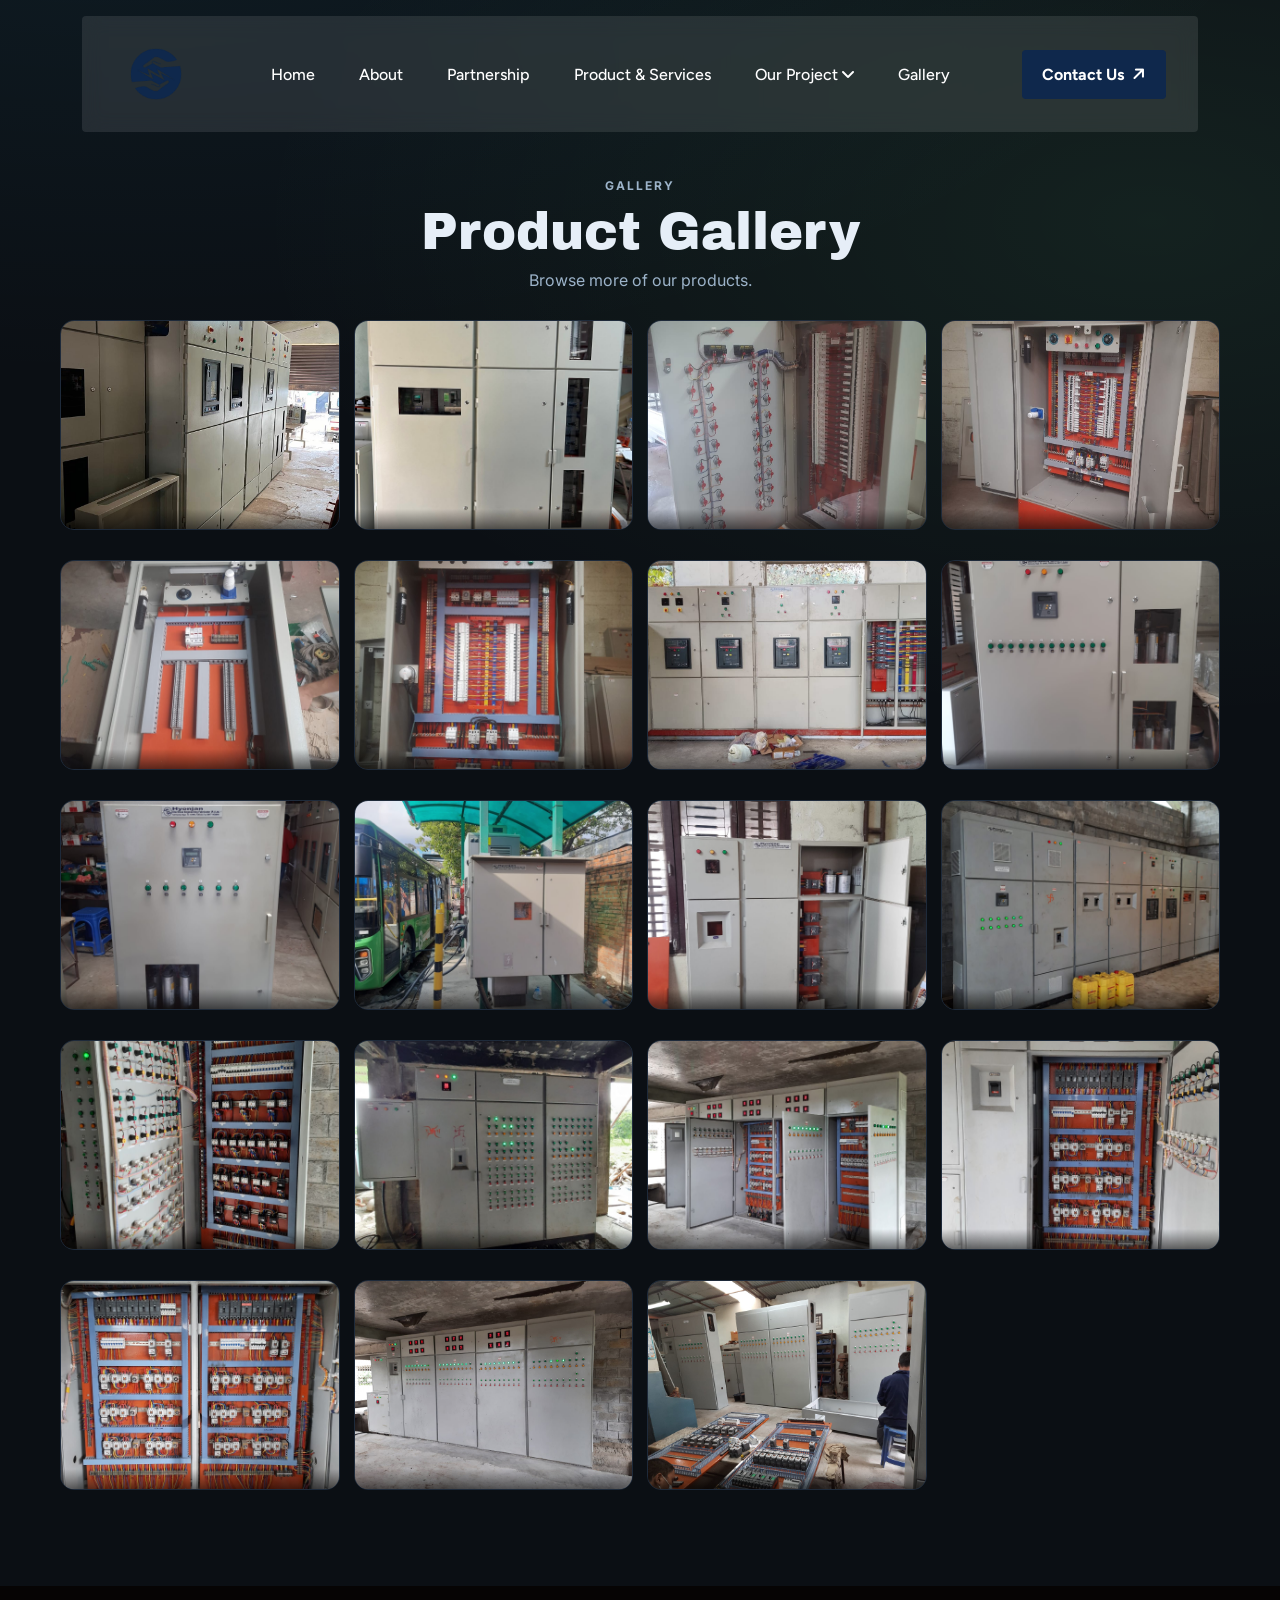
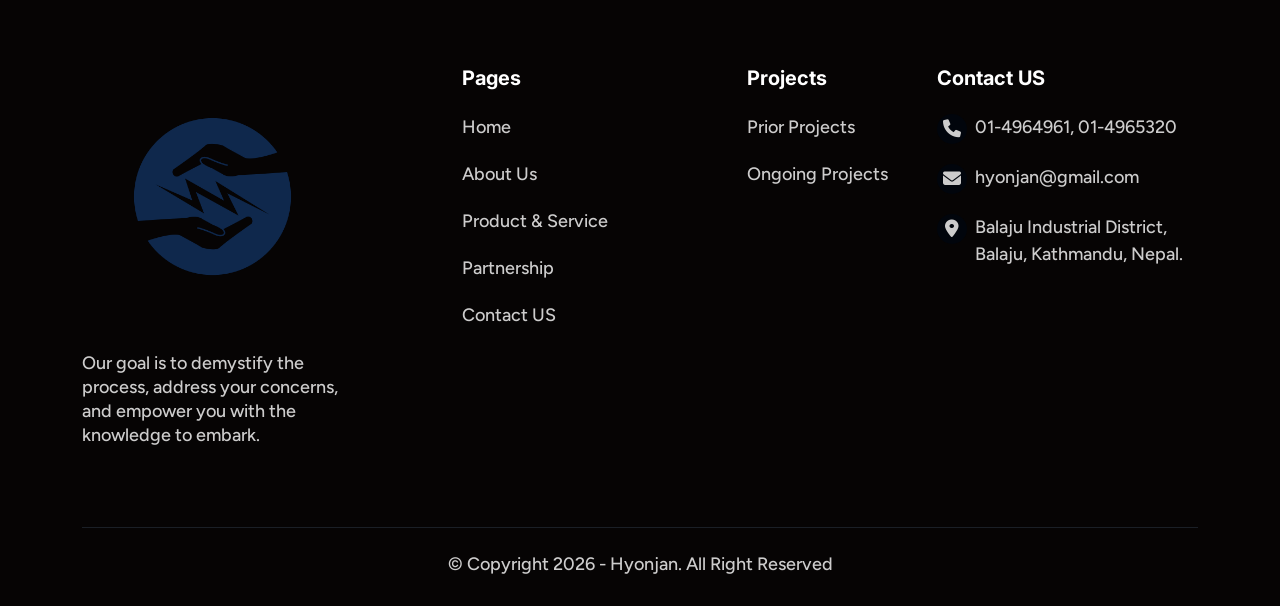
<file: gallery.html>
<!DOCTYPE html>
<html lang="en">

<head>
  <meta charset="utf-8" />
  <meta name="viewport" content="width=device-width, initial-scale=1" />
  <title>Gallery| Hyonjan Electrical Engineering Fabricator Pvt. Ltd. </title>
  <meta name="description" content="Photo gallery of projects by Hyonjan Electrical Engineering Fabricator Pvt. Ltd." />

  <!-- Fonts -->
  <link rel="preconnect" href="https://fonts.googleapis.com">
  <link rel="preconnect" href="https://fonts.gstatic.com" crossorigin>
  <link href="https://fonts.googleapis.com/css2?family=Inter:wght@300;400;600;700;800&family=Archivo+Black&display=swap"
    rel="stylesheet">

  <!-- Theme CSS -->
  <link rel="stylesheet" href="assets/css/plugins/bootstrap.min.css">
  <link rel="stylesheet" href="assets/css/plugins/aos.css">
  <link rel="stylesheet" href="assets/css/plugins/fontawesome.css">
  <link rel="stylesheet" href="assets/css/plugins/magnific-popup.css">
  <link rel="stylesheet" href="assets/css/plugins/mobile.css">
  <link rel="stylesheet" href="assets/css/plugins/owlcarousel.min.css">
  <link rel="stylesheet" href="assets/css/plugins/sidebar.css">
  <link rel="stylesheet" href="assets/css/plugins/slick-slider.css">
  <link rel="stylesheet" href="assets/css/plugins/nice-select.css">
  <link rel="stylesheet" href="assets/css/main.css">

  <!-- jQuery -->
  <script src="assets/js/plugins/jquery-3-6-0.min.js"></script>

  <style>
    :root {
      --gal-bg: #0b0f14;
      --gal-panel: #0f1620;
      --gal-panel-2: #111a25;
      --gal-text: #e6eef7;
      --gal-muted: #9cb3c9;
      --gal-brand: #41d1ff;
      --gal-brand-2: #7effa7;
      --gal-stroke: #1e2a3a;
      --gal-header-h: 92px;
    }

    body.gallery-page {
      background:
        radial-gradient(1200px 600px at 10% -10%, rgba(65, 209, 255, .08), transparent),
        radial-gradient(900px 500px at 90% 10%, rgba(126, 255, 167, .08), transparent),
        var(--gal-bg);
      color: var(--gal-text);
      font-family: Inter, system-ui, -apple-system, Segoe UI, Roboto, "Helvetica Neue", Arial;
    }

    .gal-wrap {
      padding-top: calc(var(--gal-header-h) + 80px);
    }

    .gal-hero {
      max-width: 1200px;
      margin: 0 auto 20px;
      padding: 0 20px 8px;
      text-align: center;
    }

    .gal-overline {
      color: var(--gal-muted);
      font-weight: 700;
      letter-spacing: 2px;
      text-transform: uppercase;
      font-size: 12px;
    }

    .gal-h1 {
      font-family: "Archivo Black", Inter, sans-serif;
      font-size: clamp(28px, 4vw, 56px);
      line-height: 1.05;
      margin: 10px 0 8px;
    }

    .gal-hero p {
      color: var(--gal-muted);
      max-width: 75ch;
      margin: 8px auto 0;
    }

    .gal-grid {
      max-width: 1200px;
      margin: 20px auto 80px;
      padding: 0 20px;
      display: grid;
      grid-template-columns: repeat(auto-fill, minmax(240px, 1fr));
      gap: 14px;
    }

    .gal-card {
      position: relative;
      overflow: hidden;
      border-radius: 14px;
      background: var(--gal-panel-2);
      border: 1px solid var(--gal-stroke);
    }

    .gal-card a {
      display: block;
      position: relative;
    }

    .gal-img {
      width: 100%;
      aspect-ratio: 4/3;
      object-fit: cover;
      display: block;
      filter: saturate(.95);
      transition: transform .35s ease, filter .35s ease;
    }

    .gal-card:hover .gal-img {
      transform: scale(1.04);
      filter: saturate(1.05);
    }

    .gal-caption {
      position: absolute;
      left: 0;
      right: 0;
      bottom: 0;
      padding: 10px 12px;
      background: linear-gradient(180deg, transparent, rgba(0, 0, 0, .55));
      color: #fff;
      font-weight: 700;
      font-size: 13px;
      letter-spacing: .2px;
    }

    .header-area.header-sticky {
      min-height: var(--gal-header-h);
    }
  </style>
</head>

<body class="homepage1-body tg-heading-subheading animation-style3 gallery-page">

  <div class="preloader">
    <div class="loading-container">
      <div class="loading"></div>
      <div id="loading-icon"><img src="assets/img/logo/main logo.png" alt=""></div>
    </div>
  </div>

  <div class="paginacontainer">
    <div class="progress-wrap">
      <svg class="progress-circle svg-content" width="100%" height="100%" viewBox="-1 -1 102 102">
        <path d="M50,1 a49,49 0 0,1 0,98 a49,49 0 0,1 0,-98" />
      </svg>
    </div>
  </div>

  <!-- HEADER -->
  <header>
    <div class="header-area homepage1 header header-sticky d-none d-lg-block" id="header">
      <div class="container">
        <div class="row">
          <div class="col-lg-12">
            <div class="header-elements">
              <div class="site-logo">
                <a href="index.html"><img src="assets/img/logo/main logo.png" alt=""></a>
              </div>
              <div class="main-menu">
                <ul>
                  <li><a href="index.html">Home</a></li>
                  <li><a href="about.html">About</a></li>
                  <li><a href="partnership.html">Partnership</a></li>
                  <li><a href="Products&Services.html">Product & Services</a></li>
                  <li><a href="priorproject.html">Our Project <i class="fa-solid fa-angle-down"></i></a>
                    <ul class="dropdown-padding">
                      <li><a href="priorproject.html">Prior Project</a></li>
                      <li><a href="ongoingproject.html">Ongoing Project</a></li>
                    </ul>
                  </li>
                  <li><a href="gallery.html">Gallery</a></li>
                </ul>
              </div>
              <div class="btn-area">
                <a href="contact.html" class="header-btn1">Contact Us <i class="fa-solid fa-arrow-right"></i></a>
              </div>
            </div>
          </div>
        </div>
      </div>
    </div>
  </header>

  <!-- MOBILE HEADER -->
  <div class="mobile-header mobile-haeder1 d-block d-lg-none">
    <div class="container-fluid">
      <div class="col-12">
        <div class="mobile-header-elements">
          <div class="mobile-logo">
            <a href="index.html">
              <img src="assets/img/logo/main logo.png" alt="" style="max-width: 20%;">
            </a>
          </div>
          <div class="mobile-nav-icon dots-menu">
            <i class="fa-solid fa-bars"></i>
          </div>
        </div>
      </div>
    </div>
  </div>

  <div class="mobile-sidebar mobile-sidebar1">
    <div class="logosicon-area">
      <div class="mobile-logo">
        <a href="index.html">
          <img src="assets/img/logo/main logo.png" alt="" style="max-width: 20%;">
        </a>
      </div>
      <div class="menu-close">
        <i class="fa-solid fa-xmark"></i>
      </div>
    </div>

    <div class="mobile-nav mobile-nav1">
      <ul>
        <li><a href="index.html">Home</a></li>
        <li><a href="about.html">About</a></li>
        <li><a href="partnership.html">Partnership</a></li>
        <li><a href="Products&Services.html">Product & Services</a></li>
        <li><a href="priorproject.html">Our Project <i class="fa-solid fa-angle-down"></i></a>
          <ul class="dropdown-padding">
            <li><a href="priorproject.html">Prior Project</a></li>
            <li><a href="ongoingproject.html">Ongoing Project</a></li>
          </ul>
        </li>
        <li><a href="gallery.html">Gallery</a></li>
      </ul>

      <div class="allmobilesection">
        <a href="contact.html" class="header-btn1">Get Started <i class="fa-solid fa-arrow-right"></i></a>
        <div class="single-footer">
          <h3>Contact Info</h3>
          <div class="footer1-contact-info">
            <div class="contact-info-single">
              <div class="contact-info-icon">
                <i class="fa-solid fa-phone-volume"></i>
              </div>
              <div class="contact-info-text">
                <a href="tel:01-4964961">01-4964961,01-4965320</a>
              </div>
            </div>

            <div class="contact-info-single">
              <div class="contact-info-icon">
                <i class="fa-solid fa-envelope"></i>
              </div>
              <div class="contact-info-text">
                <a href="mailto:hyonjan@gmail.com">hyonjan@gmail.com</a>
              </div>
            </div>

            <div class="single-footer">
              <h3>Our Location</h3>
              <div class="contact-info-single">
                <div class="contact-info-icon">
                  <i class="fa-solid fa-location-dot"></i>
                </div>
                <div class="contact-info-text">
                  <a href="https://www.google.com/maps/dir//Balaju+Industrial+Area,+Kathmandu+44611,+Nepal/@-37.946797,145.0578328,12z/data=!3m1!4b1!4m8!4m7!1m0!1m5!1m1!1s0x39eb19330c653da5:0x8081335f0ee235e3!2m2!1d85.3015977!2d27.729249?entry=ttu&g_ep=EgoyMDI2MDQxMi4wIKXMDSoASAFQAw%3D%3D"
                    target="_blank">
                    Balaju Industrial District,<br>
                    Balaju, Kathmandu, Nepal.
                  </a>
                </div>
              </div>
            </div>
          </div>
        </div>
      </div>

    </div>
  </div>

  <!-- PAGE CONTENT -->
  <main class="gal-wrap">
    <section class="gal-hero">
      <span class="gal-overline">Gallery</span>
      <h1 class="gal-h1">Product Gallery</h1>
      <p>
      Browse more of our products.
      </p>
    </section>

    <section class="gal-grid" id="ggrid"></section>
  </main>

  <!-- FOOTER -->
  <div class="footer1-section-area">
    <div class="container">
      <div class="row">
        <div class="col-lg-12">
          <div class="footer-logo-content sp4">
            <div class="row">
              <div class="col-lg-3 col-md-6">
                <div class="logo-content">
                  <img src="assets/img/logo/main logo.png" alt="">
                  <p>Our goal is to demystify the process, address your concerns, and empower you with the knowledge to
                    embark.</p>
                </div>
              </div>

              <div class="col-lg-1 d-lg-block d-none"></div>

              <div class="col-lg-2 col-md-6">
                <div class="space30 d-block d-md-none"></div>
                <div class="service-heading">
                  <h2>Pages</h2>
                  <ul>
                    <li><a href="index.html">Home</a></li>
                    <li><a href="about.html">About Us</a></li>
                    <li><a href="Products&Services.html">Product & Service</a></li>
                    <li><a href="partnership.html">Partnership</a></li>
                    <li><a href="contact.html">Contact US</a></li>
                  </ul>
                </div>
              </div>

              <div class="col-lg-1 d-lg-block d-none"></div>

              <div class="col-lg-2 col-md-6">
                <div class="space30 d-md-block d-lg-none"></div>
                <div class="service-heading">
                  <h2>Projects</h2>
                  <ul>
                    <li><a href="priorproject.html">Prior Projects</a></li>
                    <li><a href="ongoingproject.html">Ongoing Projects</a></li>
                  </ul>
                </div>
              </div>

              <div class="col-lg-3 col-md-6">
                <div class="space30 d-md-block d-lg-none"></div>
                <div class="service-heading contact">
                  <h2>Contact US</h2>
                  <ul>
                    <li>
                      <a href="tel:014964961">
                        <span class="icons"><i class="fa-solid fa-phone"></i></span>
                        <span>01-4964961, 01-4965320</span>
                      </a>
                    </li>
                    <li>
                      <a href="mailto:info@mail.com">
                        <span class="icons"><i class="fa-solid fa-envelope"></i></span>
                        <span>hyonjan@gmail.com</span>
                      </a>
                    </li>
                    <li>
                      <a
                        href="https://www.google.com/maps/dir//Balaju+Industrial+Area,+Kathmandu+44611,+Nepal/@-37.946797,145.0578328,12z/data=!3m1!4b1!4m8!4m7!1m0!1m5!1m1!1s0x39eb19330c653da5:0x8081335f0ee235e3!2m2!1d85.3015977!2d27.729249?entry=ttu&g_ep=EgoyMDI2MDQxMi4wIKXMDSoASAFQAw%3D%3D">
                        <span class="icons"><i class="fa-solid fa-location-dot"></i></span>
                        <span>Balaju Industrial District,<br>Balaju, Kathmandu, Nepal.</span>
                      </a>
                    </li>
                  </ul>
                </div>
              </div>

            </div>
          </div>

          <div class="copyright">
            <p>© Copyright <span id="year"></span> - Hyonjan. All Right Reserved</p>
          </div>

        </div>
      </div>
    </div>
  </div>

  <!-- Theme JS -->
  <script src="assets/js/plugins/bootstrap.min.js"></script>
  <script src="assets/js/plugins/fontawesome.js"></script>
  <script src="assets/js/plugins/aos.js"></script>
  <script src="assets/js/plugins/counter.js"></script>
  <script src="assets/js/plugins/gsap.min.js"></script>
  <script src="assets/js/plugins/ScrollTrigger.min.js"></script>
  <script src="assets/js/plugins/Splitetext.js"></script>
  <script src="assets/js/plugins/sidebar.js"></script>
  <script src="assets/js/plugins/magnific-popup.js"></script>
  <script src="assets/js/plugins/mobilemenu.js"></script>
  <script src="assets/js/plugins/owlcarousel.min.js"></script>
  <script src="assets/js/plugins/gsap-animation.js"></script>
  <script src="assets/js/plugins/nice-select.js"></script>
  <script src="assets/js/plugins/slick-slider.js"></script>
  <script src="assets/js/plugins/waypoints.js"></script>
  <script src="assets/js/main.js"></script>

  <script>
    document.getElementById("year").textContent = new Date().getFullYear();
  </script>

  <!-- Gallery JS -->
  <script>
    const GALLERY = [
      // {src:'assets/img/logo/main logo.png', alt:'Labim Mall atrium lighting'},
      { src: 'assets/img/images/1.jpg', alt: '' },
      { src: 'assets/img/images/2.jpg', alt: '' },
      { src: 'assets/img/images/3.jpg', alt: '' },
      { src: 'assets/img/images/4.jpg', alt: '' },
      { src: 'assets/img/images/5.jpg', alt: '' },
      { src: 'assets/img/images/6.jpg', alt: '' },
      { src: 'assets/img/images/7.jpg', alt: '' },
      { src: 'assets/img/images/8.jpg', alt: '' },
      { src: 'assets/img/images/9.jpg', alt: '' },
      { src: 'assets/img/images/10.jpg', alt: '' },
      { src: 'assets/img/images/11.jpg', alt: '' },
      { src: 'assets/img/images/12.jpg', alt: '' },
      { src: 'assets/img/images/13.jpg', alt: '' },
      { src: 'assets/img/images/14.jpg', alt: '' },
      { src: 'assets/img/images/15.jpg', alt: '' },
      { src: 'assets/img/images/16.jpg', alt: '' },
      { src: 'assets/img/images/17.jpg', alt: '' },
      { src: 'assets/img/images/18.jpg', alt: '' },
      { src: 'assets/img/images/19.jpg', alt: '' },


    ];

    const grid = document.getElementById('ggrid');

    function esc(s) {
      return s.replace(/[&<>"']/g, function (m) {
        return { '&': '&amp;', '<': '&lt;', '>': '&gt;', '"': '&quot;', "'": '&#39;' }[m];
      });
    }

    function renderGallery() {
      grid.innerHTML = '';

      GALLERY.forEach(item => {
        const fig = document.createElement('figure');
        fig.className = 'gal-card';

        fig.innerHTML = `
          <a href="${item.src}" data-mfp="image" title="${esc(item.alt)}">
            <img class="gal-img" src="${item.src}" alt="${esc(item.alt)}" loading="lazy">
            <span class="gal-caption">${esc(item.alt)}</span>
          </a>
        `;

        grid.appendChild(fig);
      });

      if (window.jQuery && jQuery.fn.magnificPopup) {
        jQuery(grid).magnificPopup({
          delegate: 'a[data-mfp="image"]',
          type: 'image',
          gallery: { enabled: true },
          removalDelay: 150,
          mainClass: 'mfp-fade'
        });
      }
    }

    renderGallery();
  </script>
</body>

</html>
</file>
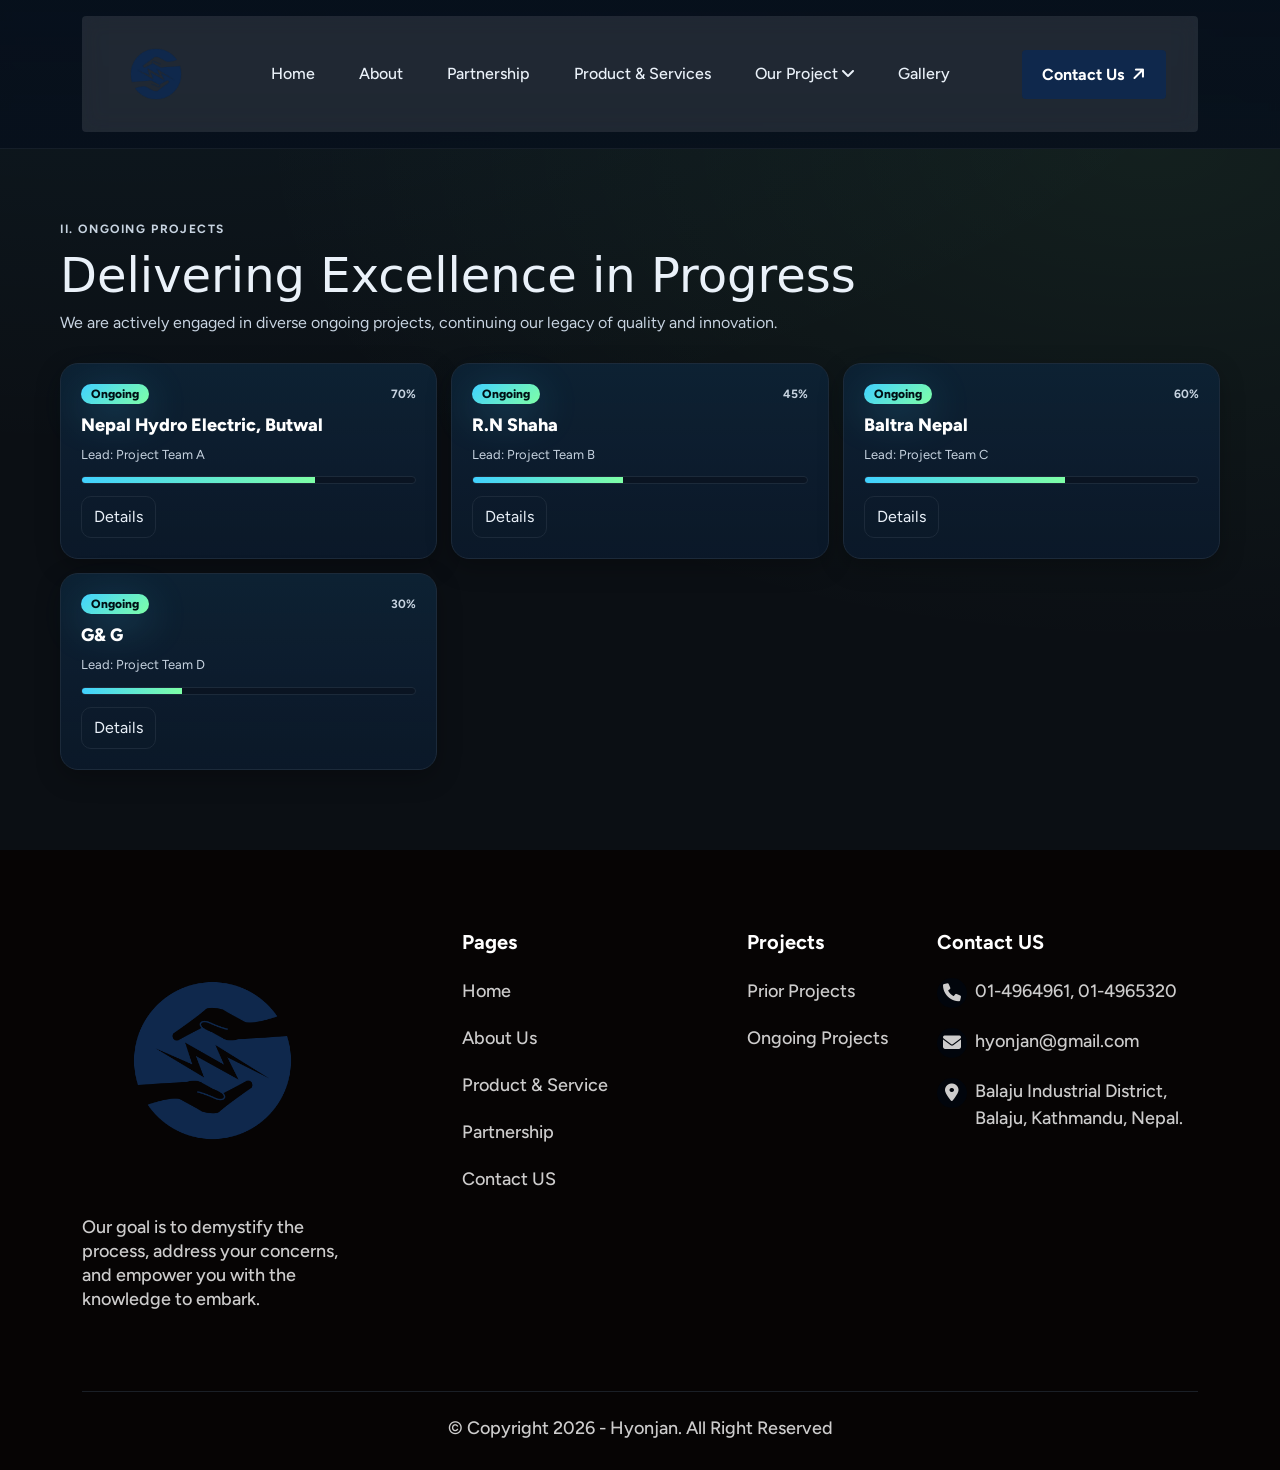
<file: ongoingproject.html>
<!DOCTYPE html>
<html lang="en">
<head>
  <meta charset="UTF-8" />
  <meta name="viewport" content="width=device-width, initial-scale=1.0"/>
  <title>Ongoing Projects | Hyonjan Electrical Engineering Fabricator Pvt. Ltd. </title>

  <!-- Favicon -->
  <link rel="shortcut icon" href="assets/img/logo/main logo.png" type="image/x-icon"/>

  <!-- Theme CSS -->
  <link rel="stylesheet" href="assets/css/plugins/bootstrap.min.css">
  <link rel="stylesheet" href="assets/css/plugins/aos.css">
  <link rel="stylesheet" href="assets/css/plugins/fontawesome.css">
  <link rel="stylesheet" href="assets/css/plugins/magnific-popup.css">
  <link rel="stylesheet" href="assets/css/plugins/mobile.css">
  <link rel="stylesheet" href="assets/css/plugins/owlcarousel.min.css">
  <link rel="stylesheet" href="assets/css/plugins/sidebar.css">
  <link rel="stylesheet" href="assets/css/plugins/slick-slider.css">
  <link rel="stylesheet" href="assets/css/plugins/nice-select.css">
  <link rel="stylesheet" href="assets/css/main.css">

  <!-- jQuery (theme dependency) -->
  <script src="assets/js/plugins/jquery-3-6-0.min.js"></script>

  <!-- Page styles -->
  <style id="ongoing-styles">
    :root{
      --bg:#0b0f14;
      --panel:#0A1626;
      --panel-2:#0D1C2F;
      --text:#EAF1F9;
      --muted:#C7D3E0;
      --brand:#41D1FF;
      --brand-2:#7EFFA7;
      --card:#0B1A33;
      --chip:#0A1422;
      --stroke:#1C2A3A;
      --glow:0 10px 40px rgba(65,209,255,.25);
      --radius:18px;
      --header-h:96px;
    }
    @media (max-width: 991px){ :root{ --header-h:72px } }

    /* Page background + base typography */
    body.ongoing-page{
      background:
        radial-gradient(1200px 600px at 10% -10%, rgba(65,209,255,.07), transparent),
        radial-gradient(900px 500px at 90% 10%, rgba(126,255,167,.07), transparent),
        var(--bg);
      color: var(--text);
      -webkit-font-smoothing: antialiased;
      -moz-osx-font-smoothing: grayscale;
    }

    /* Header: sticky, dark, readable */
    header .header-area{
      position: sticky;
      top: 0;
      z-index: 2000;
      background: linear-gradient(180deg, rgba(7,16,28,.95), rgba(7,16,28,.88)) !important;
      backdrop-filter: blur(6px);
      border-bottom: 1px solid rgba(255,255,255,.06);
    }
    header .header-area .main-menu ul li > a{ color:#eaf1f9 !important; }
    header .header-area .main-menu ul li > a:hover,
    header .header-area .main-menu ul li.active > a{ color:#a4c6ff !important; }

    /* Mobile header tweaks */
    .mobile-header,
    .mobile-sidebar .logosicon-area{ background:#0b1628 !important; }
    .mobile-header .mobile-nav-icon i{ color:#eaf1f9 !important; }

    /* Keep content clear of sticky header */
    .main-content{ padding-top: var(--header-h); }

    /* Hero */
    .hero{ max-width:1200px; margin:28px auto; padding:0 20px; }
    .hero .overline{ color:var(--muted); font-weight:700; letter-spacing:1.6px; text-transform:uppercase; font-size:12px; }
    .h1{ font-family:"Archivo Black", Inter, system-ui, -apple-system, Segoe UI, Roboto, "Helvetica Neue", Arial; font-size:clamp(28px,4vw,48px); margin:10px 0; line-height:1.06; }
    .hero p{ color:var(--muted); max-width:75ch; }

    /* Grid */
    .grid{
      max-width:1200px; margin:20px auto 80px; padding:0 20px;
      display:grid; gap:14px; grid-template-columns:repeat(auto-fit,minmax(280px,1fr));
    }

    /* Cards */
    .card{
      background: linear-gradient(180deg, rgba(65,209,255,.06), transparent 120%), var(--panel);
      border:1px solid var(--stroke);
      border-radius: var(--radius);
      padding:20px;
      transition: transform .25s ease, box-shadow .25s ease, border-color .25s ease;
      box-shadow: 0 8px 24px rgba(0,0,0,.25);
    }
    .card:hover{ transform:translateY(-3px); box-shadow:0 14px 40px rgba(0,0,0,.35); border-color: rgba(126,255,167,.35); }

    .meta{ display:flex; align-items:center; justify-content:space-between; gap:12px; margin-bottom:8px; }
    .badge{
      display:inline-block; padding:4px 10px; font-size:12px; font-weight:800; border-radius:999px;
      background:linear-gradient(135deg, var(--brand), var(--brand-2)); color:#001015; box-shadow: var(--glow);
    }

    .title{ font-weight:800; font-size:18px; color:#ffffff; }
    .subtitle{ color:var(--muted); font-size:13px; margin-top:6px; }

    .progress{ height:8px; background:#0A1422; border:1px solid var(--stroke); border-radius:999px; overflow:hidden; margin-top:12px; }
    .progress>span{ display:block; height:100%; background:linear-gradient(90deg, var(--brand), var(--brand-2)); }

    .actions{ margin-top:12px; }
    .btn-ghost{
      background:transparent; border:1px solid var(--stroke); color:var(--text);
      padding:8px 12px; border-radius:10px; cursor:pointer;
    }
    .btn-ghost:hover{ border-color:rgba(126,255,167,.45); }
  </style>
</head>

<body class="homepage1-body tg-heading-subheading animation-style3 ongoing-page">

  <!-- Preloader -->
  <div class="preloader">
    <div class="loading-container">
      <div class="loading"></div>
      <div id="loading-icon"><img src="assets/img/logo/main logo.png" alt=""></div>
    </div>
  </div>

  <!-- Scroll progress -->
  <div class="paginacontainer">
    <div class="progress-wrap">
      <svg class="progress-circle svg-content" width="100%" height="100%" viewBox="-1 -1 102 102">
        <path d="M50,1 a49,49 0 0,1 0,98 a49,49 0 0,1 0,-98"/>
      </svg>
    </div>
  </div>

  <!-- Header (desktop) -->
  <header>
    <div class="header-area homepage1 header header-sticky d-none d-lg-block " id="header">
      <div class="container">
        <div class="row">
          <div class="col-lg-12">
            <div class="header-elements">
              <div class="site-logo">
                <a href="index.html"><img src="assets/img/logo/main logo.png" alt=""></a>
              </div>
              <div class="main-menu">
                <ul>
                  <li><a href="index.html">Home</a></li>
                  <li><a href="about.html">About</a></li>
                  <li><a href="partnership.html">Partnership</a></li>
                  <li><a href="Products&Services.html">Product & Services</a></li>
                  <li><a href="priorproject.html">Our Project <i class="fa-solid fa-angle-down"></i></a>
<ul class="dropdown-padding">
  <li><a href="priorproject.html" style="color: black;">Prior Project</a></li>
  <li><a href="ongoingproject.html" style="color: black;">Ongoing Project</a></li>
</ul>
                  </li>
                  <li><a href="gallery.html">Gallery</a></li>
                </ul>
              </div>
              <div class="btn-area">
                <a href="contact.html" class="header-btn1">Contact Us <i class="fa-solid fa-arrow-right"></i></a>
              </div>
            </div>
          </div>
        </div>
      </div>
    </div>
  </header>
  <!--=====HEADER END =======-->

  <!--===== MOBILE HEADER STARTS =======-->
  <div class="mobile-header mobile-haeder1 d-block d-lg-none">
    <div class="container-fluid">
      <div class="col-12">
        <div class="mobile-header-elements">
    <div class="mobile-logo">
  <a href="index.html">
    <img src="assets/img/logo/main logo.png" alt="" style="max-width: 20%;">
  </a>
</div>
          <div class="mobile-nav-icon dots-menu">
            <i class="fa-solid fa-bars"></i>
          </div>
        </div>
      </div>
    </div>
  </div>

  <div class="mobile-sidebar mobile-sidebar1">
    <div class="logosicon-area">
    <div class="mobile-logo">
  <a href="index.html">
    <img src="assets/img/logo/main logo.png" alt="" style="max-width: 20%;">
  </a>
</div>
      <div class="menu-close">
        <i class="fa-solid fa-xmark"></i>
      </div>
    </div>
    <div class="mobile-nav mobile-nav1">
  <ul>
                  <li><a href="index.html">Home</a></li>
                  <li><a href="about.html">About</a></li>
                  <li><a href="partnership.html">Partnership</a></li>
                  <li><a href="Products&Services.html">Product & Services</a></li>
                  <li><a href="priorproject.html">Our Project <i class="fa-solid fa-angle-down"></i></a>
                    <ul class="dropdown-padding">
                      <li><a href="priorproject.html">Prior Project</a></li>
                      <li><a href="ongoingproject.html">Ongoing Project</a></li>
                    </ul>
                  </li>
                  <li><a href="gallery.html">Gallery</a></li>
                </ul>
      

      <div class="allmobilesection">
        <a href="contact.html" class="header-btn1">Get Started <i class="fa-solid fa-arrow-right"></i></a>
        <div class="single-footer">
          <h3>Contact Info</h3>
          <div class="footer1-contact-info">
            <div class="contact-info-single">
              <div class="contact-info-icon">
                <i class="fa-solid fa-phone-volume"></i>
              </div>
              <div class="contact-info-text">
                <a href="tel:01-4964961">01-4964961,01-4965320</a>
              </div>
            </div>

            <div class="contact-info-single">
              <div class="contact-info-icon">
                <i class="fa-solid fa-envelope"></i>
              </div>
              <div class="contact-info-text">
                <a href="mailto:hyonjan@gmail.com">hyonjan@gmail.com</a>
              </div>
            </div>

            <div class="single-footer">
              <h3>Our Location</h3>

              <div class="contact-info-single">
                <div class="contact-info-icon">
                  <i class="fa-solid fa-location-dot"></i>
                </div>
                <div class="contact-info-text">
                  <a href="https://www.google.com/maps/dir//Balaju+Industrial+Area,+Kathmandu+44611,+Nepal/@-37.946797,145.0578328,12z/data=!3m1!4b1!4m8!4m7!1m0!1m5!1m1!1s0x39eb19330c653da5:0x8081335f0ee235e3!2m2!1d85.3015977!2d27.729249?entry=ttu&g_ep=EgoyMDI2MDQxMi4wIKXMDSoASAFQAw%3D%3D" target="_blank">Balaju Industrial District,<br>
                    Balaju, Kathmandu, Nepal.</a>
                </div>
              </div>

            </div>
            <!-- <div class="single-footer">
              <h3>Social Links</h3>

              <div class="social-links-mobile-menu">
                <ul>
                  <li><a href="#"><i class="fa-brands fa-facebook-f"></i></a></li>
                  <li><a href="#"><i class="fa-brands fa-instagram"></i></a></li>
                  <li><a href="#"><i class="fa-brands fa-linkedin-in"></i></a></li>
                  <li><a href="#"><i class="fa-brands fa-youtube"></i></a></li>
                </ul>
              </div>
            </div> -->
          </div>
        </div>
      </div>
    </div>
  </div>

  <!-- Page content -->
  <div class="main-content">
<section class="hero" style="margin-top: 120px;">
      <span class="overline">II. Ongoing Projects</span>
      <h1 class="h1">Delivering Excellence in Progress</h1>
      <p>We are actively engaged in diverse ongoing projects, continuing our legacy of quality and innovation.</p>
    </section>

    <main class="grid" id="grid"></main>
  </div>

  <!-- Footer -->
  <div class="footer1-section-area">
    <div class="container">
      <div class="row">
        <div class="col-lg-12">
          <div class="footer-logo-content sp4">
            <div class="row">
              <div class="col-lg-3 col-md-6">
                <div class="logo-content">
                  <img src="assets/img/logo/main logo.png" alt="">
                  <p>Our goal is to demystify the process, address your concerns, and empower you with the knowledge to
                    embark.</p>
                  <!-- <ul>
                  <li><a href="#"><i class="fa-brands fa-facebook-f"></i></a></li>
                  <li><a href="#"><i class="fa-brands fa-instagram"></i></a></li>
                  <li><a href="#"><i class="fa-brands fa-linkedin-in"></i></a></li>
                  <li><a href="#"><i class="fa-brands fa-youtube"></i></a></li>
                </ul> -->
                </div>
              </div>
              <div class="col-lg-1 d-lg-block d-none"></div>
              <div class="col-lg-2 col-md-6">
                <div class="space30 d-block d-md-none"></div>
                <div class="service-heading">
                  <h2>Pages</h2>
                  <ul>
                    <li><a href="index.html">Home </a></li>
                    <li><a href="about.html">About Us  </a></li>
                    <li><a href="Products&Services.html">Product & Service</a></li>
                    <li><a href="partnership.html">Partnership</a></li>
                    <li><a href="contact.html">Contact US</a></li>
                  </ul>
                </div>
              </div>

              <div class="col-lg-1 d-lg-block d-none"></div>
              <div class="col-lg-2 col-md-6">
                <div class="space30 d-md-block d-lg-none"></div>
                <div class="service-heading">
                  <h2>Projects</h2>
                  <ul>
                    <li><a href="priorproject.html">Prior Projects</a></li>
                    <li><a href="ongoingproject.html">Ongoing Projects</a></li>
                  </ul>
                </div>
              </div>

              <div class="col-lg-3 col-md-6">
                <div class="space30 d-md-block d-lg-none"></div>
                <div class="service-heading contact">
                  <h2>Contact US </h2>
                  <ul>
                    <li><a href="tel:014964961">
                        <span class="icons"><i class="fa-solid fa-phone"></i></span><span>01-4964961,
                          01-4965320</span></a>
                    </li>
                    <li><a href="mailto:info@mail.com">
                        <span class="icons"><i
                            class="fa-solid fa-envelope"></i></span><span>hyonjan@gmail.com </span></a>
                    </li>
                    <li><a
                        href="https://www.google.com/maps/dir//Balaju+Industrial+Area,+Kathmandu+44611,+Nepal/@-37.946797,145.0578328,12z/data=!3m1!4b1!4m8!4m7!1m0!1m5!1m1!1s0x39eb19330c653da5:0x8081335f0ee235e3!2m2!1d85.3015977!2d27.729249?entry=ttu&g_ep=EgoyMDI2MDQxMi4wIKXMDSoASAFQAw%3D%3D">
                        <span class="icons"><i class="fa-solid fa-location-dot"></i></span><span>Balaju Industrial
                          District,<br>
                          Balaju, Kathmandu, Nepal. </span></a>
                    </li>
                  </ul>
                </div>
              </div>
            </div>
          </div>
          <div class="copyright">
            <p>© Copyright <span id="year"></span> - Hyonjan. All Right Reserved</p>


          </div>
        </div>
      </div>
    </div>
  </div>

  <!-- Theme JS -->
  <script src="assets/js/plugins/bootstrap.min.js"></script>
  <script src="assets/js/plugins/fontawesome.js"></script>
  <script src="assets/js/plugins/aos.js"></script>
  <script src="assets/js/plugins/counter.js"></script>
  <script src="assets/js/plugins/gsap.min.js"></script>
  <script src="assets/js/plugins/ScrollTrigger.min.js"></script>
  <script src="assets/js/plugins/Splitetext.js"></script>
  <script src="assets/js/plugins/sidebar.js"></script>
  <script src="assets/js/plugins/magnific-popup.js"></script>
  <script src="assets/js/plugins/mobilemenu.js"></script>
  <script src="assets/js/plugins/owlcarousel.min.js"></script>
  <script src="assets/js/plugins/gsap-animation.js"></script>
  <script src="assets/js/plugins/nice-select.js"></script>
  <script src="assets/js/plugins/slick-slider.js"></script>
  <script src="assets/js/plugins/waypoints.js"></script>
  <script src="assets/js/main.js"></script>
    <script>
    document.getElementById("year").textContent = new Date().getFullYear();
  </script>

  <!-- Page JS -->
  <script>
    const ONGOING = [
      { name: 'Nepal Hydro Electric, Butwal', percent: 70, lead: 'Project Team A' },
      { name: 'R.N Shaha', percent: 45, lead: 'Project Team B' },
      { name: 'Baltra Nepal', percent: 60, lead: 'Project Team C' },
      { name: 'G& G', percent: 30, lead: 'Project Team D' },
    ];

    const grid = document.getElementById('grid');

    function card(item){
      const el = document.createElement('div');
      el.className = 'card';
      el.innerHTML = `
        <div class="meta">
          <span class="badge">Ongoing</span>
          <span style="color:#C7D3E0; font-weight:700; font-size:12px;">${item.percent}%</span>
        </div>
        <div class="title">${item.name}</div>
        <div class="subtitle">Lead: ${item.lead}</div>
        <div class="progress"><span style="width:${item.percent}%"></span></div>
        <div class="actions"><button class="btn-ghost">Details</button></div>`;
      return el;
    }

    function render(){
      grid.innerHTML = '';
      ONGOING.forEach(p => grid.appendChild(card(p)));
      document.getElementById('yr').textContent = new Date().getFullYear();
    }
    render();
  </script>
</body>
</html>
</file>
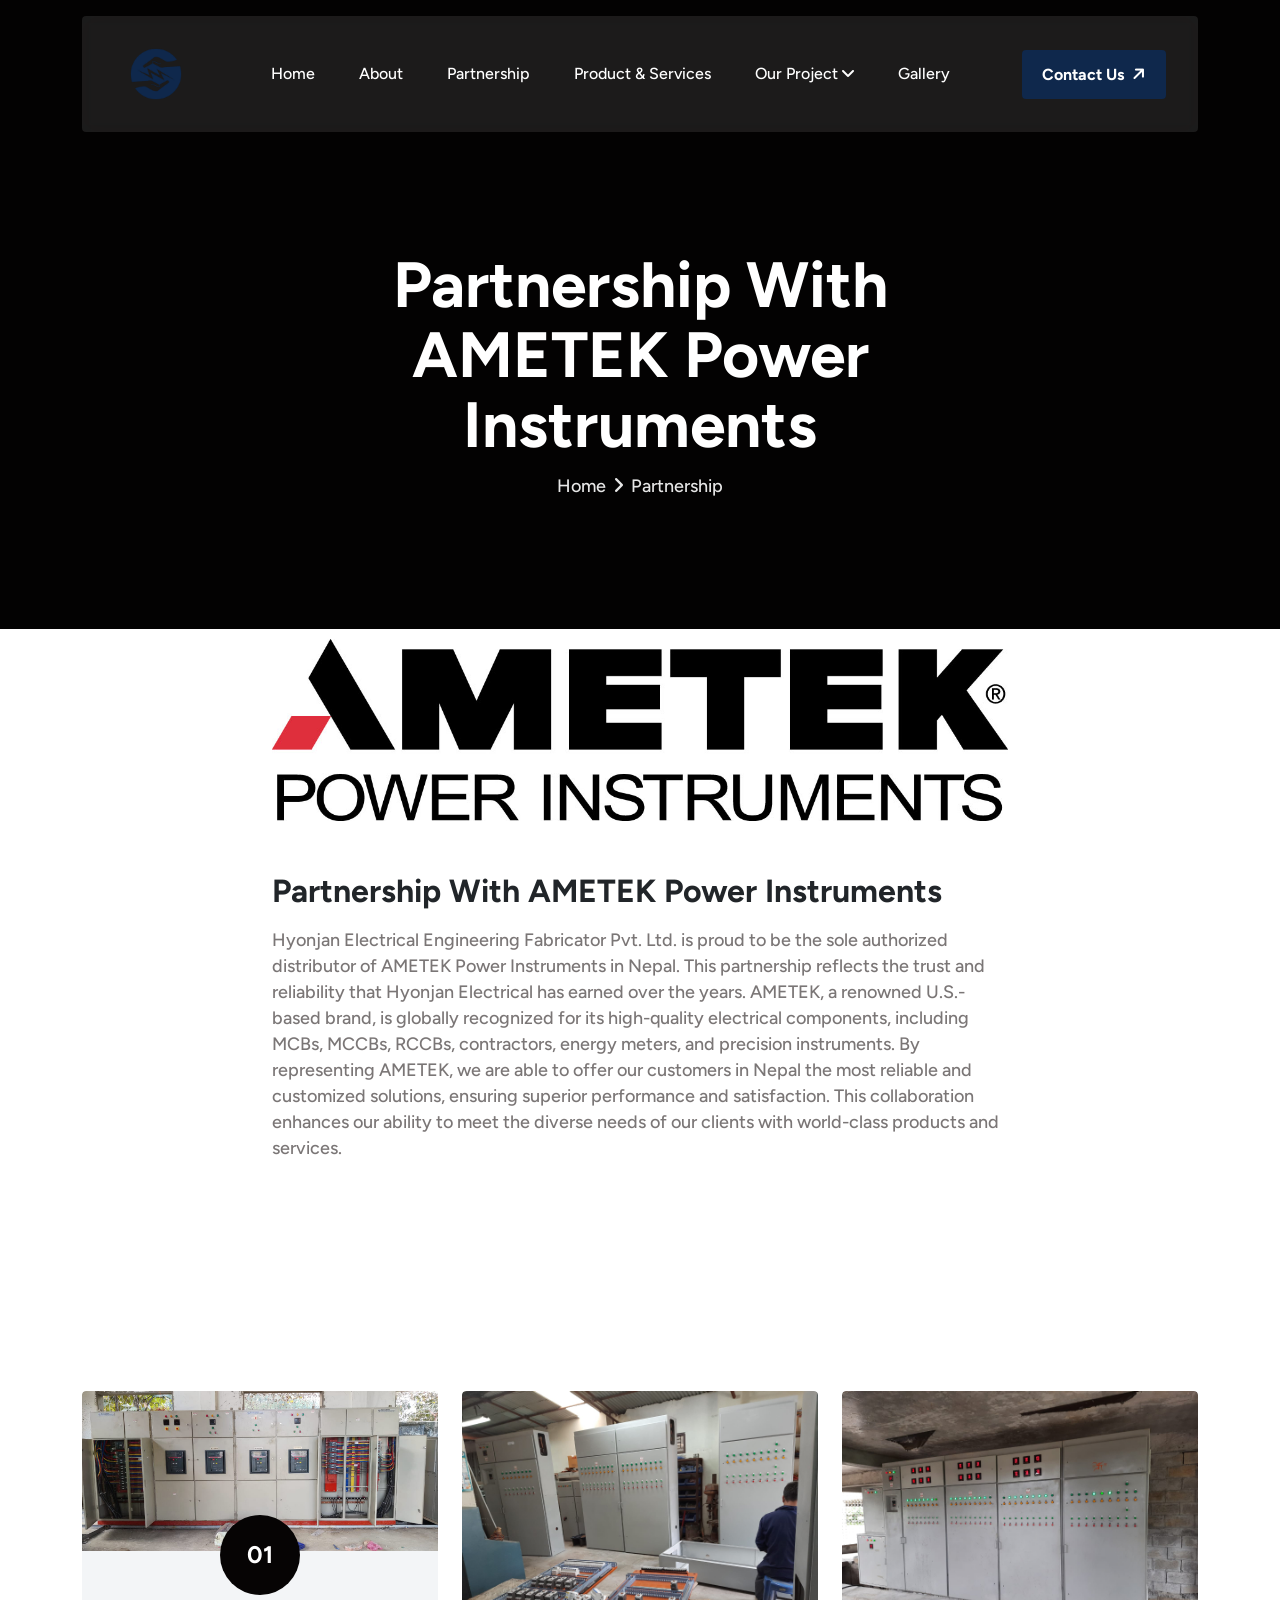
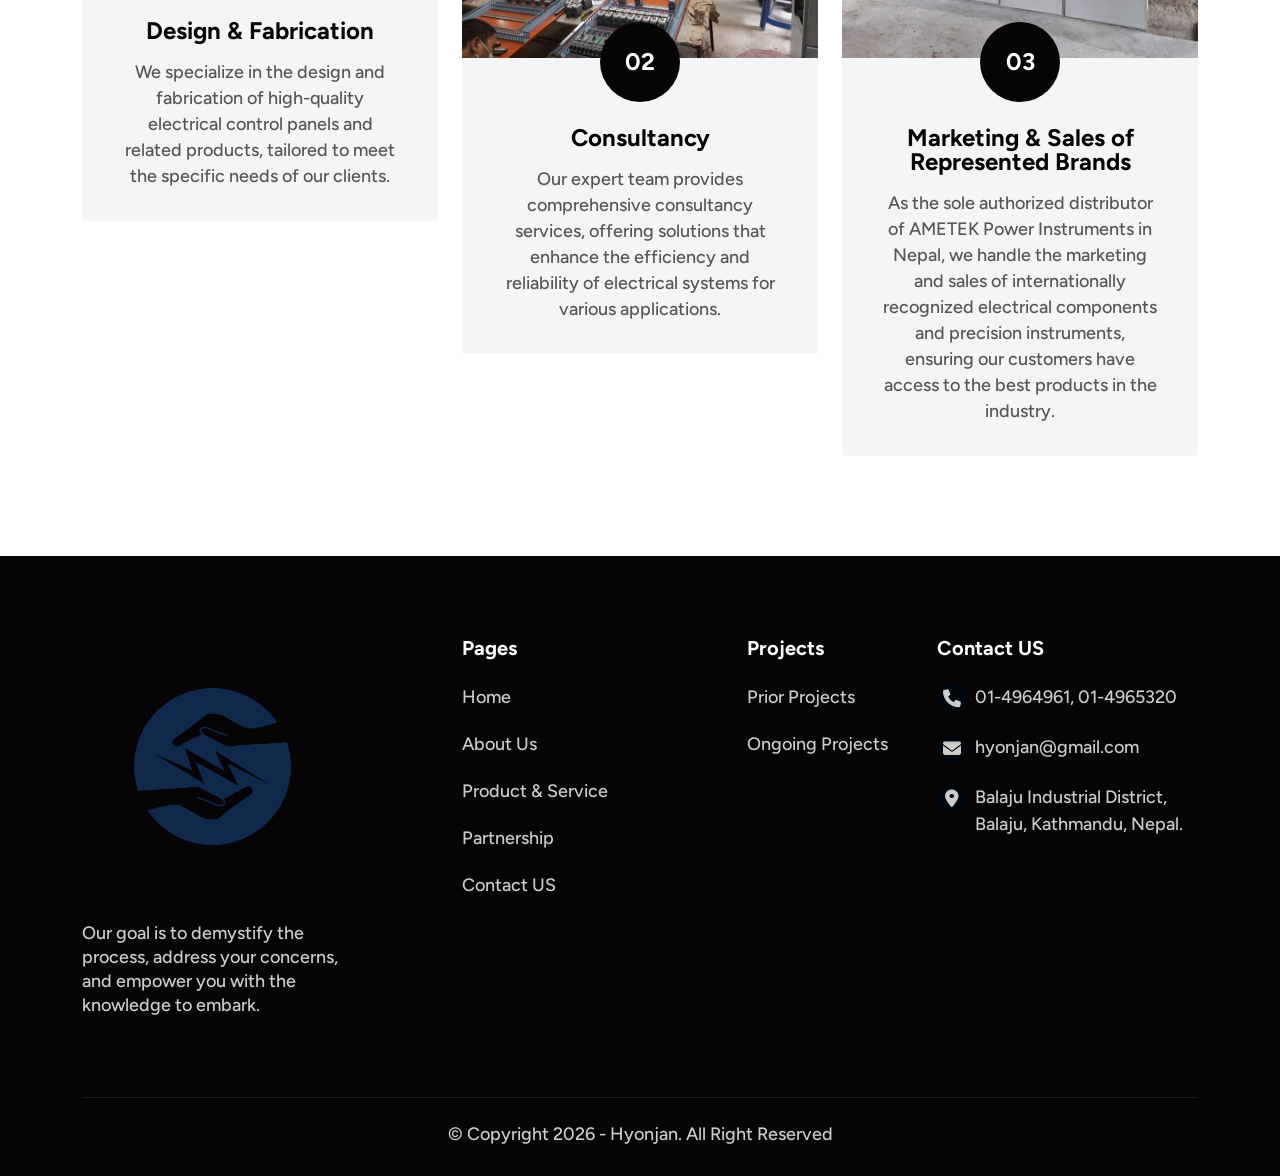
<file: partnership.html>
<!DOCTYPE html>
<html lang="en">

<head>
  <meta charset="UTF-8">
  <meta name="viewport" content="width=device-width, initial-scale=1.0">
  <title>Partnership | Hyonjan Electrical Engineering Fabricator Pvt. Ltd. </title>

  <!--=====FAB ICON=======-->
  <link rel="shortcut icon" href="assets/img/logo/main logo.png" type="image/x-icon">

  <!--===== CSS LINK =======-->
  <link rel="stylesheet" href="assets/css/plugins/bootstrap.min.css">
  <link rel="stylesheet" href="assets/css/plugins/aos.css">
  <link rel="stylesheet" href="assets/css/plugins/fontawesome.css">
  <link rel="stylesheet" href="assets/css/plugins/magnific-popup.css">
  <link rel="stylesheet" href="assets/css/plugins/mobile.css">
  <link rel="stylesheet" href="assets/css/plugins/owlcarousel.min.css">
  <link rel="stylesheet" href="assets/css/plugins/sidebar.css">
  <link rel="stylesheet" href="assets/css/plugins/slick-slider.css">
  <link rel="stylesheet" href="assets/css/plugins/nice-select.css">
  <link rel="stylesheet" href="assets/css/main.css">

  <!--=====  JS SCRIPT LINK =======-->
  <script src="assets/js/plugins/jquery-3-6-0.min.js"></script>
</head>

<body class="homepage1-body tg-heading-subheading animation-style3">

  <!--===== PRELOADER STARTS =======-->
  <div class="preloader">
    <div class="loading-container">
      <div class="loading"></div>
      <div id="loading-icon"><img src="assets/img/logo/main logo.png" alt=""></div>
    </div>
  </div>
  <!--===== PRELOADER ENDS =======-->

  <!--===== PROGRESS STARTS=======-->
  <div class="paginacontainer">
    <div class="progress-wrap">
      <svg class="progress-circle svg-content" width="100%" height="100%" viewBox="-1 -1 102 102">
        <path d="M50,1 a49,49 0 0,1 0,98 a49,49 0 0,1 0,-98" />
      </svg>
    </div>
  </div>
  <!--===== PROGRESS ENDS=======-->

  <!--=====HEADER START=======-->
  <header>
    <div class="header-area homepage1 header header-sticky d-none d-lg-block " id="header">
      <div class="container">
        <div class="row">
          <div class="col-lg-12">
            <div class="header-elements">
              <div class="site-logo">
                <a href="index.html"><img src="assets/img/logo/main logo.png" alt=""></a>
              </div>
              <div class="main-menu">
                <ul>
                  <li><a href="index.html">Home</a></li>
                  <li><a href="about.html">About</a></li>
                  <li><a href="partnership.html">Partnership</a></li>
                  <li><a href="Products&Services.html">Product & Services</a></li>
                  <li><a href="priorproject.html">Our Project <i class="fa-solid fa-angle-down"></i></a>
                    <ul class="dropdown-padding">
                      <li><a href="priorproject.html">Prior Project</a></li>
                      <li><a href="ongoingproject.html">Ongoing Project</a></li>
                    </ul>
                  </li>
                  <li><a href="gallery.html">Gallery</a></li>
                </ul>
              </div>
              <div class="btn-area">
                <a href="contact.html" class="header-btn1">Contact Us <i class="fa-solid fa-arrow-right"></i></a>
              </div>
            </div>
          </div>
        </div>
      </div>
    </div>
  </header>
  <!--=====HEADER END =======-->

  <!--===== MOBILE HEADER STARTS =======-->
  <div class="mobile-header mobile-haeder1 d-block d-lg-none">
    <div class="container-fluid">
      <div class="col-12">
        <div class="mobile-header-elements">
    <div class="mobile-logo">
  <a href="index.html">
    <img src="assets/img/logo/main logo.png" alt="" style="max-width: 20%;">
  </a>
</div>
          <div class="mobile-nav-icon dots-menu">
            <i class="fa-solid fa-bars"></i>
          </div>
        </div>
      </div>
    </div>
  </div>

  <div class="mobile-sidebar mobile-sidebar1">
    <div class="logosicon-area">
    <div class="mobile-logo">
  <a href="index.html">
    <img src="assets/img/logo/main logo.png" alt="" style="max-width: 20%;">
  </a>
</div>
      <div class="menu-close">
        <i class="fa-solid fa-xmark"></i>
      </div>
    </div>
    <div class="mobile-nav mobile-nav1">
  <ul>
                  <li><a href="index.html">Home</a></li>
                  <li><a href="about.html">About</a></li>
                  <li><a href="partnership.html">Partnership</a></li>
                  <li><a href="Products&Services.html">Product & Services</a></li>
                  <li><a href="priorproject.html">Our Project <i class="fa-solid fa-angle-down"></i></a>
                    <ul class="dropdown-padding">
                      <li><a href="priorproject.html">Prior Project</a></li>
                      <li><a href="ongoingproject.html">Ongoing Project</a></li>
                    </ul>
                  </li>
                  <li><a href="gallery.html">Gallery</a></li>
                </ul>
      

      <div class="allmobilesection">
        <a href="contact.html" class="header-btn1">Get Started <i class="fa-solid fa-arrow-right"></i></a>
        <div class="single-footer">
          <h3>Contact Info</h3>
          <div class="footer1-contact-info">
            <div class="contact-info-single">
              <div class="contact-info-icon">
                <i class="fa-solid fa-phone-volume"></i>
              </div>
              <div class="contact-info-text">
                <a href="tel:01-4964961">01-4964961,01-4965320</a>
              </div>
            </div>

            <div class="contact-info-single">
              <div class="contact-info-icon">
                <i class="fa-solid fa-envelope"></i>
              </div>
              <div class="contact-info-text">
                <a href="mailto:hyonjan@gmail.com">hyonjan@gmail.com</a>
              </div>
            </div>

            <div class="single-footer">
              <h3>Our Location</h3>

              <div class="contact-info-single">
                <div class="contact-info-icon">
                  <i class="fa-solid fa-location-dot"></i>
                </div>
                <div class="contact-info-text">
                  <a href="https://www.google.com/maps/dir//Balaju+Industrial+Area,+Kathmandu+44611,+Nepal/@-37.946797,145.0578328,12z/data=!3m1!4b1!4m8!4m7!1m0!1m5!1m1!1s0x39eb19330c653da5:0x8081335f0ee235e3!2m2!1d85.3015977!2d27.729249?entry=ttu&g_ep=EgoyMDI2MDQxMi4wIKXMDSoASAFQAw%3D%3D" target="_blank">Balaju Industrial District,<br>
                    Balaju, Kathmandu, Nepal.</a>
                </div>
              </div>

            </div>
            <!-- <div class="single-footer">
              <h3>Social Links</h3>

              <div class="social-links-mobile-menu">
                <ul>
                  <li><a href="#"><i class="fa-brands fa-facebook-f"></i></a></li>
                  <li><a href="#"><i class="fa-brands fa-instagram"></i></a></li>
                  <li><a href="#"><i class="fa-brands fa-linkedin-in"></i></a></li>
                  <li><a href="#"><i class="fa-brands fa-youtube"></i></a></li>
                </ul>
              </div>
            </div> -->
          </div>
        </div>
      </div>
    </div>
  </div>
  <!--===== MOBILE HEADER STARTS =======-->

  <!--===== HERO AREA STARTS =======-->
  <div class="hero1-section-area about-bg-area">
    <div class="header-img1" style="background-color: black;"></div>
    <div class="container">
      <div class="row">
        <div class="col-lg-7 m-auto">
          <div class="hero-heading-area heading1 text-center">
            <h1>Partnership with AMETEK Power Instruments</h1>
            <a href="index.html" class="backline">Home <i class="fa-solid fa-angle-right"></i> Partnership</a>
          </div>
        </div>
      </div>
    </div>
  </div>
  <!--===== HERO AREA ENDS =======-->

  <!--===== SERVICE AREA STARTS =======-->
  <div class="service-leftside-area sp8">
    <div class="container">
      <div class="row">
        <div class="col-lg-8 m-auto">
          <div class="service-rightside-area heading2" style="padding: 0;">
            <div class="img1">
              <img src="assets/img/images/aa.jpg" alt="">
            </div>
            <div class="space32"></div>
            <h3>Partnership with AMETEK Power Instruments</h3>
            <p>Hyonjan Electrical Engineering Fabricator Pvt. Ltd. is proud to be the sole authorized distributor
              of AMETEK Power Instruments in Nepal. This partnership reflects the trust and reliability that
              Hyonjan Electrical has earned over the years. AMETEK, a renowned U.S.-based brand, is
              globally recognized for its high-quality electrical components, including MCBs, MCCBs,
              RCCBs, contractors, energy meters, and precision instruments. By representing AMETEK, we
              are able to offer our customers in Nepal the most reliable and customized solutions, ensuring
              superior performance and satisfaction. This collaboration enhances our ability to meet the
              diverse needs of our clients with world-class products and services.</p>





          </div>
        </div>
      </div>
    </div>
  </div>
  <!--===== SERVICE AREA ENDS =======-->


  <!--===== SERVICE AREA STARTS =======-->
  <div class="service1-section-area leftside sp2">
    <div class="container">
      <div class="row">
        <div class="col-lg-6 m-auto">
          <div class="service-header-area heading2 text-center">
            <h2 class="tg-element-title">What Do We Do?</h2>
          </div>
        </div>
      </div>
      <div class="row">
        <div class="col-lg-4 col-md-6">
          <div class="service-auhtor-boxarea">
            <div class="img1">
              <img src="assets/img/images/7.jpg" alt="">
            </div>
            <div class="content-area">
              <h3>01</h3>
              <a>Design &amp; Fabrication</a>
              <p>We specialize in the design and fabrication of high-quality
                electrical control panels and related products, tailored to meet the specific needs of our
                clients.</p>
            </div>
          </div>
        </div>

        <div class="col-lg-4 col-md-6">
          <div class="service-auhtor-boxarea">
            <div class="img1">
              <img src="assets/img/images/19.jpg" alt="">
            </div>
            <div class="content-area">
              <h3>02</h3>
              <a>Consultancy</a>
              <p>Our expert team provides comprehensive consultancy services, offering
                solutions that enhance the efficiency and reliability of electrical systems for various
                applications.</p>

            </div>
          </div>
        </div>

        <div class="col-lg-4 col-md-6">
          <div class="service-auhtor-boxarea">
            <div class="img1">
              <img src="assets/img/images/18.jpg" alt="">
            </div>
            <div class="content-area">
              <h3>03</h3>
              <a>Marketing &amp; Sales of Represented Brands</a>
              <p> As the sole authorized distributor of
                AMETEK Power Instruments in Nepal, we handle the marketing and sales of
                internationally recognized electrical components and precision instruments, ensuring our
                customers have access to the best products in the industry.</p>

            </div>
          </div>
        </div>
      </div>
    </div>
  </div>
  <!--===== SERVICE AREA ENDS =======-->



  <!--===== FOOTER AREA STARTS =======-->
  <div class="footer1-section-area">
    <div class="container">
      <div class="row">
        <div class="col-lg-12">
          <div class="footer-logo-content sp4">
            <div class="row">
              <div class="col-lg-3 col-md-6">
                <div class="logo-content">
                  <img src="assets/img/logo/main logo.png" alt="">
                  <p>Our goal is to demystify the process, address your concerns, and empower you with the knowledge to
                    embark.</p>
                  <!-- <ul>
                  <li><a href="#"><i class="fa-brands fa-facebook-f"></i></a></li>
                  <li><a href="#"><i class="fa-brands fa-instagram"></i></a></li>
                  <li><a href="#"><i class="fa-brands fa-linkedin-in"></i></a></li>
                  <li><a href="#"><i class="fa-brands fa-youtube"></i></a></li>
                </ul> -->
                </div>
              </div>
              <div class="col-lg-1 d-lg-block d-none"></div>
              <div class="col-lg-2 col-md-6">
                <div class="space30 d-block d-md-none"></div>
                <div class="service-heading">
                  <h2>Pages</h2>
                  <ul>
                    <li><a href="index.html">Home </a></li>
                    <li><a href="about.html">About Us  </a></li>
                    <li><a href="Products&Services.html">Product & Service</a></li>
                    <li><a href="partnership.html">Partnership</a></li>
                    <li><a href="contact.html">Contact US</a></li>
                  </ul>
                </div>
              </div>

              <div class="col-lg-1 d-lg-block d-none"></div>
              <div class="col-lg-2 col-md-6">
                <div class="space30 d-md-block d-lg-none"></div>
                <div class="service-heading">
                  <h2>Projects</h2>
                  <ul>
                    <li><a href="priorproject.html">Prior Projects</a></li>
                    <li><a href="ongoingproject.html">Ongoing Projects</a></li>
                  </ul>
                </div>
              </div>

              <div class="col-lg-3 col-md-6">
                <div class="space30 d-md-block d-lg-none"></div>
                <div class="service-heading contact">
                  <h2>Contact US </h2>
                  <ul>
                    <li><a href="tel:014964961">
                        <span class="icons"><i class="fa-solid fa-phone"></i></span><span>01-4964961,
                          01-4965320</span></a>
                    </li>
                    <li><a href="mailto:info@mail.com">
                        <span class="icons"><i
                            class="fa-solid fa-envelope"></i></span><span>hyonjan@gmail.com </span></a>
                    </li>
                    <li><a
                        href="https://www.google.com/maps/dir//Balaju+Industrial+Area,+Kathmandu+44611,+Nepal/@-37.946797,145.0578328,12z/data=!3m1!4b1!4m8!4m7!1m0!1m5!1m1!1s0x39eb19330c653da5:0x8081335f0ee235e3!2m2!1d85.3015977!2d27.729249?entry=ttu&g_ep=EgoyMDI2MDQxMi4wIKXMDSoASAFQAw%3D%3D">
                        <span class="icons"><i class="fa-solid fa-location-dot"></i></span><span>Balaju Industrial
                          District,<br>
                          Balaju, Kathmandu, Nepal. </span></a>
                    </li>
                  </ul>
                </div>
              </div>
            </div>
          </div>
          <div class="copyright">
            <p>© Copyright <span id="year"></span> - Hyonjan. All Right Reserved</p>


          </div>
        </div>
      </div>
    </div>
  </div>
  <!--===== FOOTER AREA ENDS =======-->


  <!--===== JS SCRIPT LINK =======-->
  <script src="assets/js/plugins/bootstrap.min.js"></script>
  <script src="assets/js/plugins/fontawesome.js"></script>
  <script src="assets/js/plugins/aos.js"></script>
  <script src="assets/js/plugins/counter.js"></script>
  <script src="assets/js/plugins/gsap.min.js"></script>
  <script src="assets/js/plugins/ScrollTrigger.min.js"></script>
  <script src="assets/js/plugins/Splitetext.js"></script>
  <script src="assets/js/plugins/sidebar.js"></script>
  <script src="assets/js/plugins/magnific-popup.js"></script>
  <script src="assets/js/plugins/mobilemenu.js"></script>
  <script src="assets/js/plugins/owlcarousel.min.js"></script>
  <script src="assets/js/plugins/gsap-animation.js"></script>
  <script src="assets/js/plugins/nice-select.js"></script>
  <script src="assets/js/plugins/slick-slider.js"></script>
  <script src="assets/js/plugins/waypoints.js"></script>
  <script src="assets/js/main.js"></script>
      <script>
    document.getElementById("year").textContent = new Date().getFullYear();
  </script>

</body>

</html>
</file>
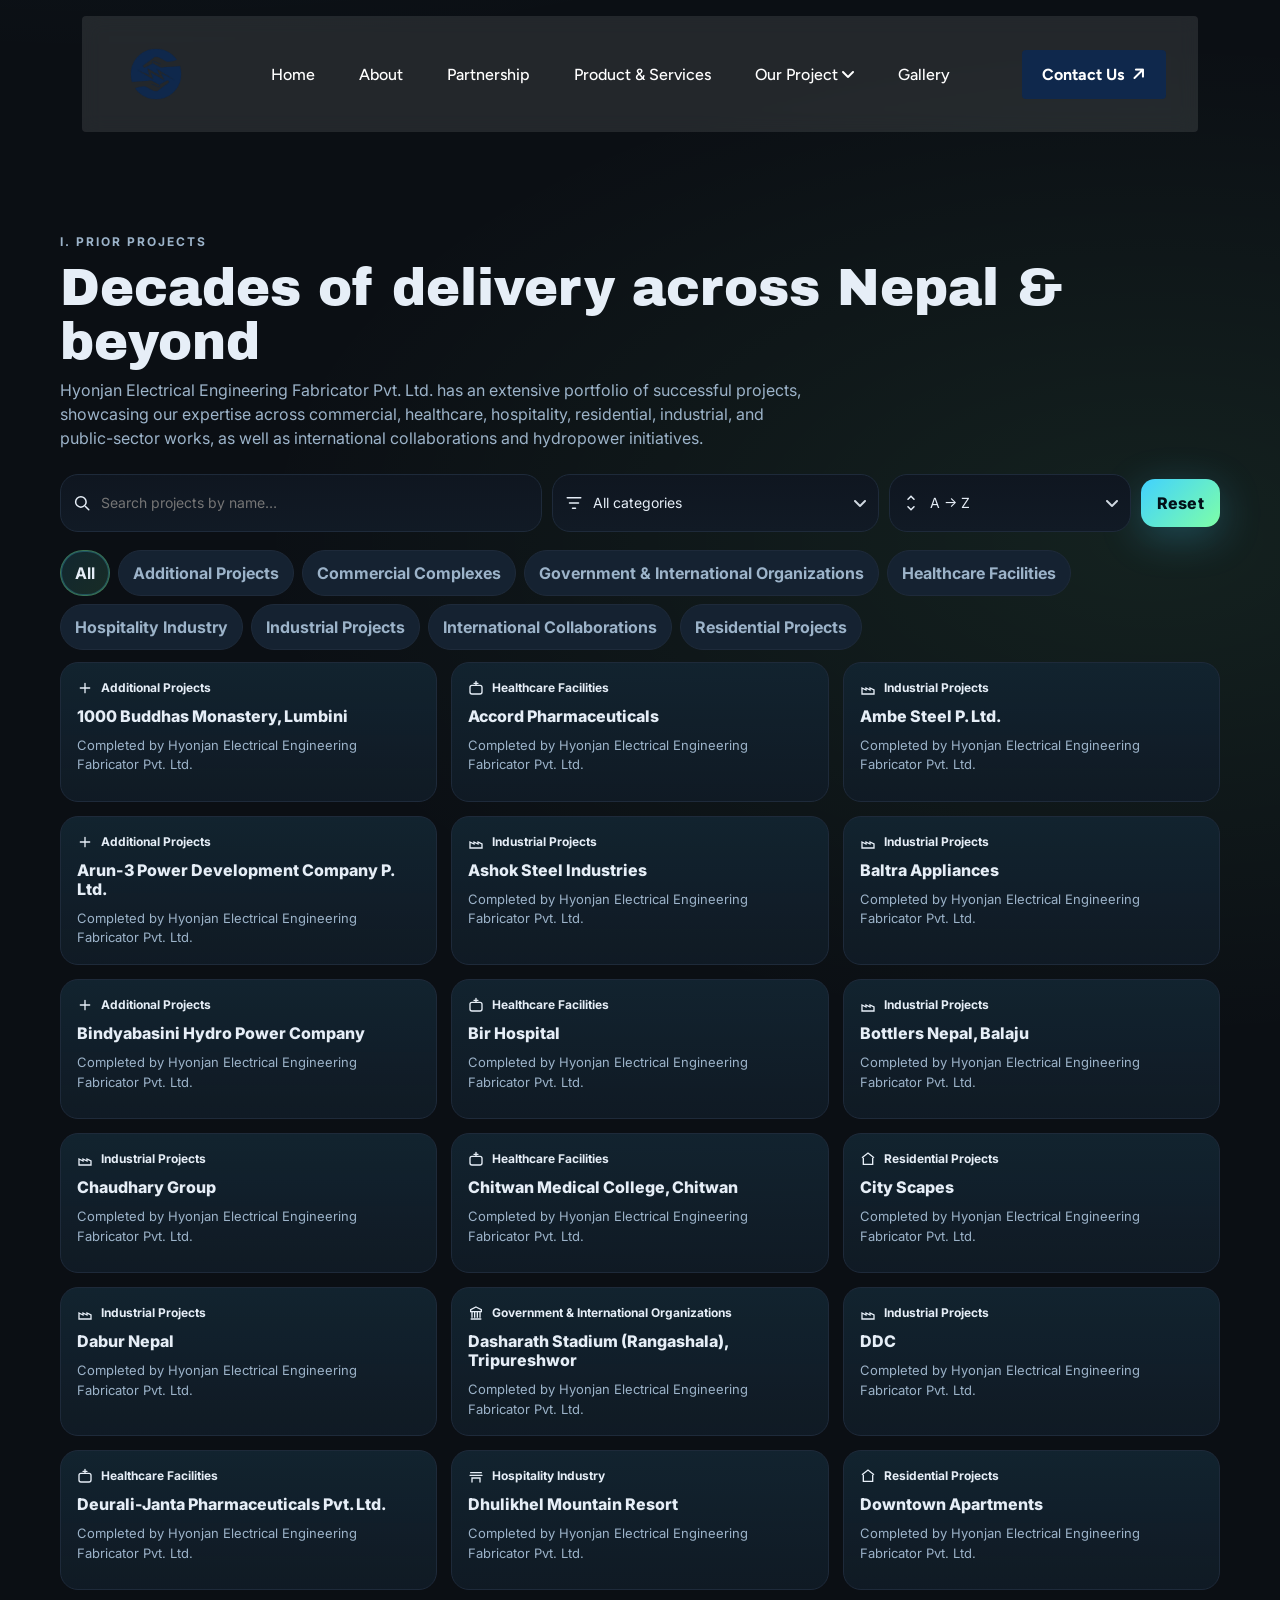
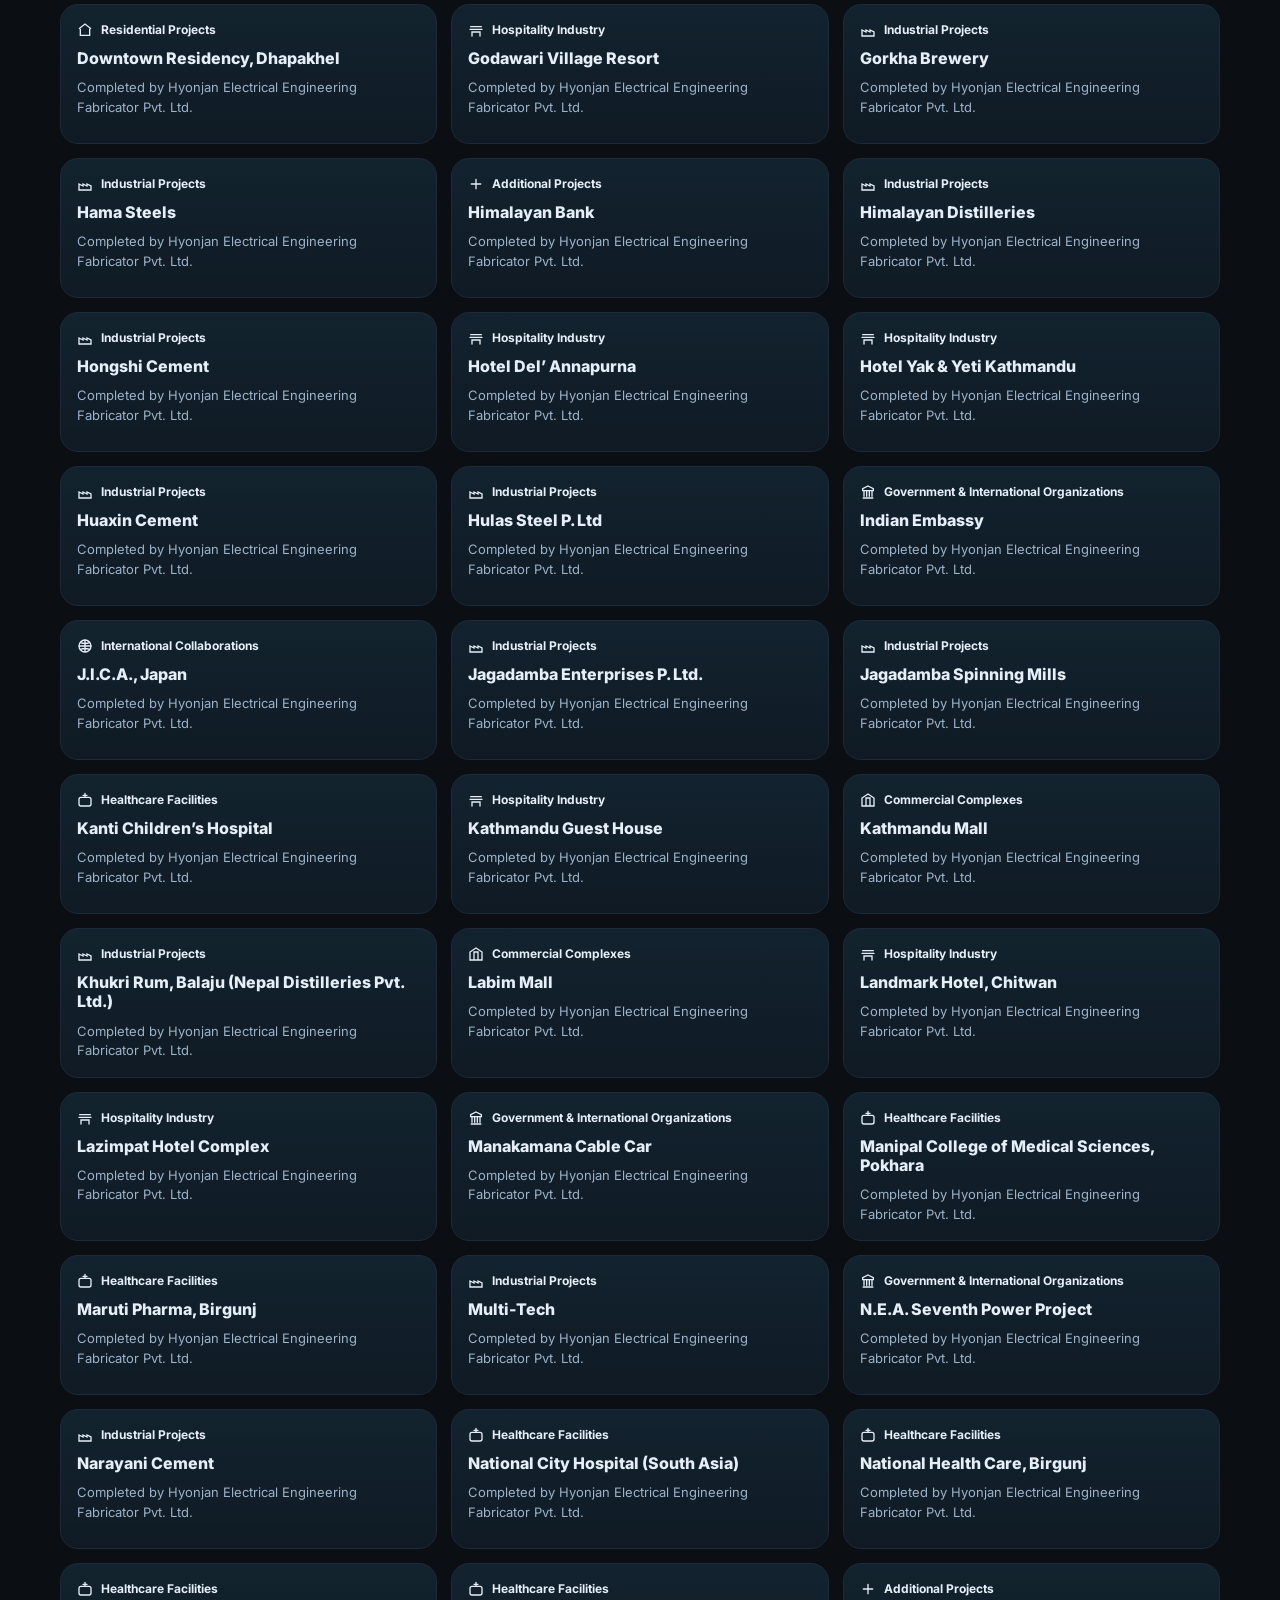
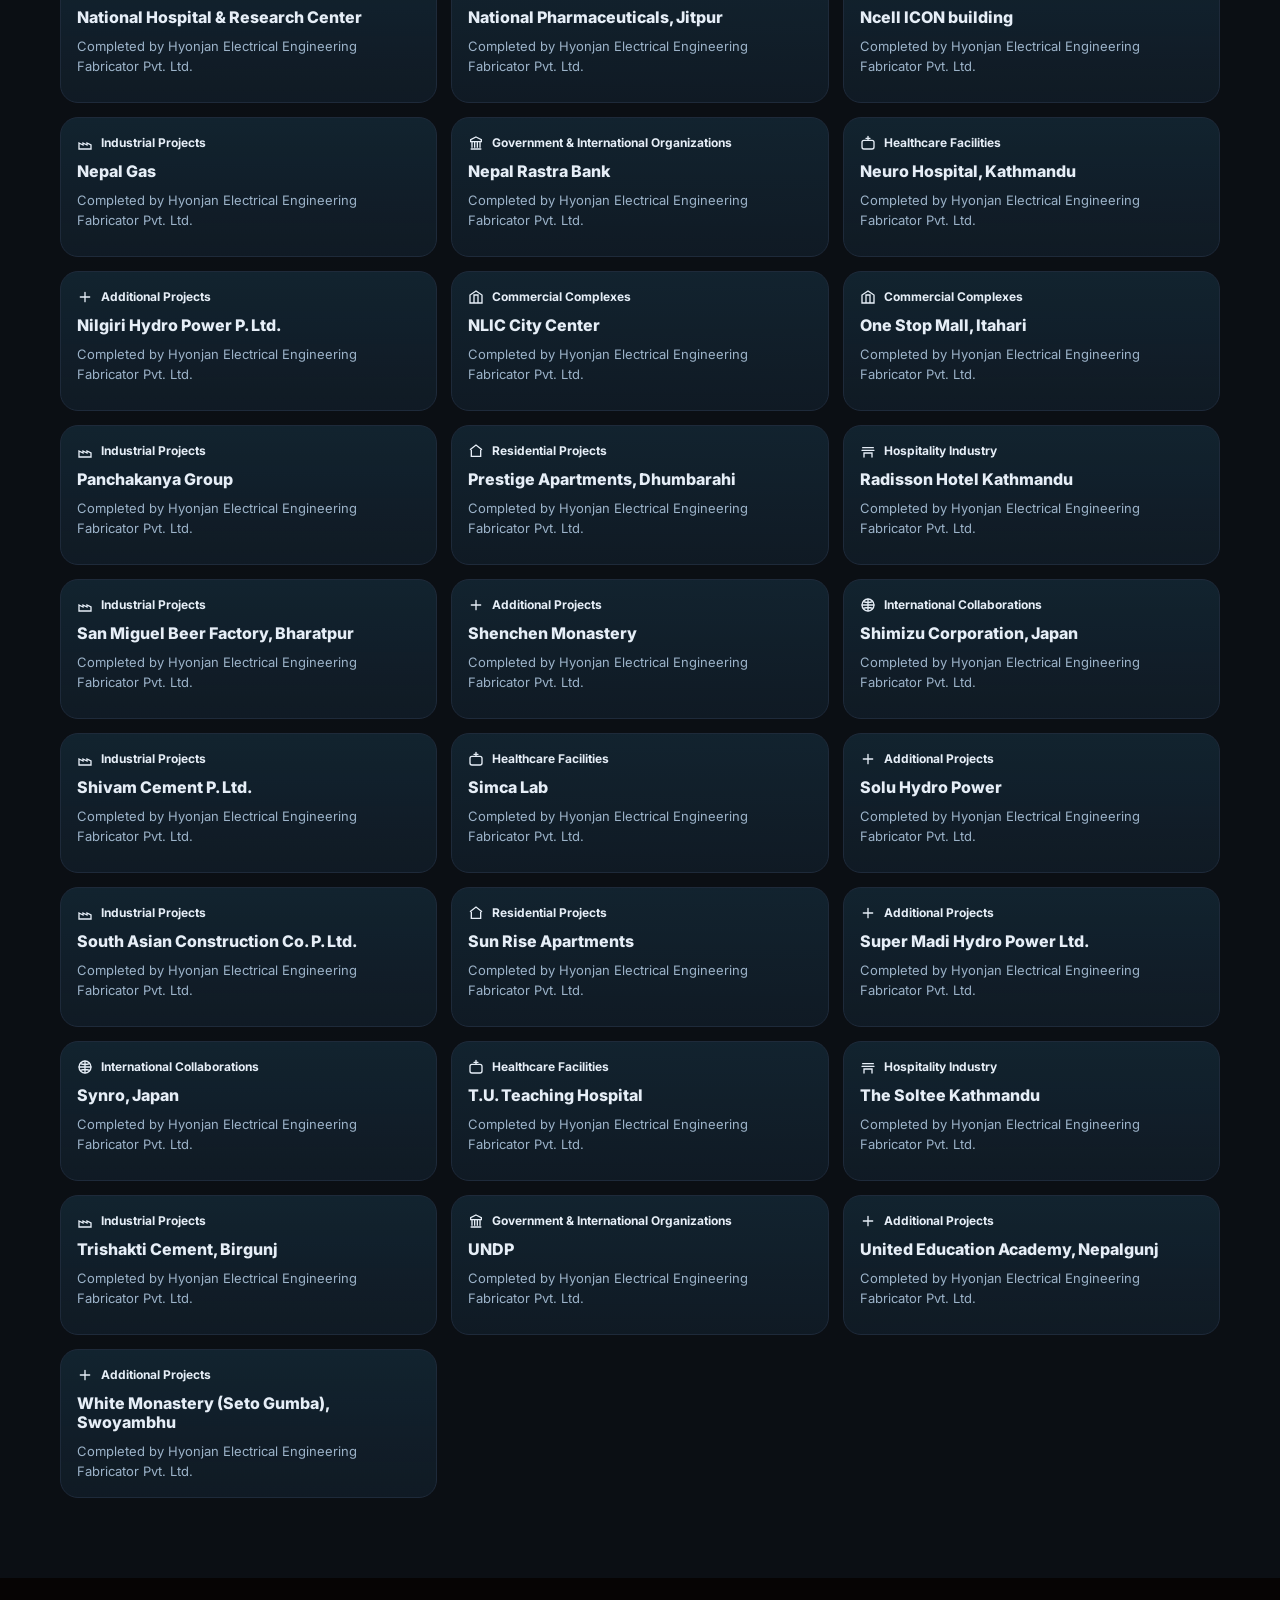
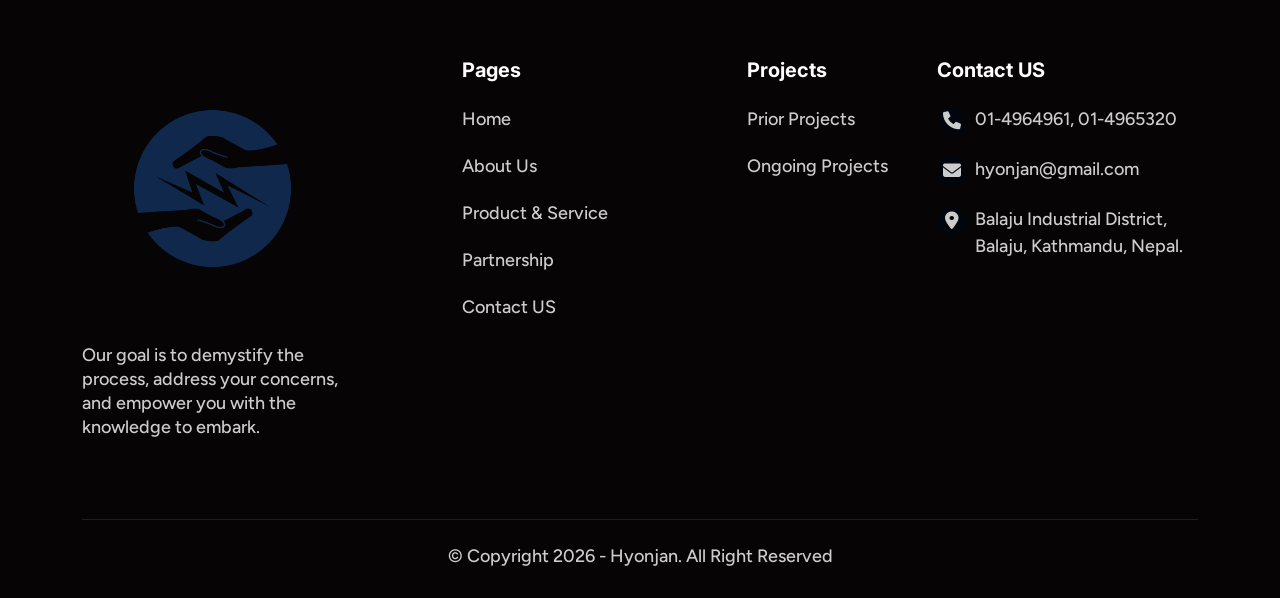
<file: priorproject.html>
<!DOCTYPE html>
<html lang="en">
<head>
  <meta charset="utf-8" />
  <meta name="viewport" content="width=device-width, initial-scale=1" />
  <title>Prior Projects | Hyonjan Electrical Engineering Fabricator Pvt. Ltd.  </title>
  <meta name="description" content="Showcase of prior projects by Hyonjan Electrical Engineering Fabricator Pvt. Ltd." />

    <!-- Favicon -->
  <link rel="shortcut icon" href="assets/img/logo/main logo.png" type="image/x-icon"/>
  <!-- Fonts -->
  <link rel="preconnect" href="https://fonts.googleapis.com">
  <link rel="preconnect" href="https://fonts.gstatic.com" crossorigin>
  <link href="https://fonts.googleapis.com/css2?family=Inter:wght@300;400;600;700;800&family=Archivo+Black&display=swap" rel="stylesheet">

  <!-- Theme CSS (same bundle you use everywhere) -->
  <link rel="stylesheet" href="assets/css/plugins/bootstrap.min.css">
  <link rel="stylesheet" href="assets/css/plugins/aos.css">
  <link rel="stylesheet" href="assets/css/plugins/fontawesome.css">
  <link rel="stylesheet" href="assets/css/plugins/magnific-popup.css">
  <link rel="stylesheet" href="assets/css/plugins/mobile.css">
  <link rel="stylesheet" href="assets/css/plugins/owlcarousel.min.css">
  <link rel="stylesheet" href="assets/css/plugins/sidebar.css">
  <link rel="stylesheet" href="assets/css/plugins/slick-slider.css">
  <link rel="stylesheet" href="assets/css/plugins/nice-select.css">
  <link rel="stylesheet" href="assets/css/main.css">

  <!-- JQuery first (theme needs it) -->
  <script src="assets/js/plugins/jquery-3-6-0.min.js"></script>

  <!-- Page styles (scoped to avoid collisions) -->
  <style id="prior-projects-styles">
    :root{
      --pp-bg:#0b0f14; --pp-panel:#0f1620; --pp-panel-2:#111a25; --pp-text:#e6eef7; --pp-muted:#9cb3c9;
      --pp-brand:#41d1ff; --pp-brand-2:#7effa7; --pp-card:#0f1822; --pp-chip:#152231; --pp-stroke:#1e2a3a;
      --pp-glow:0 10px 40px rgba(65,209,255,.25); --pp-radius:18px; --pp-header-h:92px;
    }
    body.prior-projects{
      background:
        radial-gradient(1200px 600px at 10% -10%, rgba(65,209,255,.08), transparent),
        radial-gradient(900px 500px at 90% 10%, rgba(126,255,167,.08), transparent),
        var(--pp-bg);
      color: var(--pp-text);
      font-family: Inter, system-ui, -apple-system, Segoe UI, Roboto, "Helvetica Neue", Arial;
    }

    /* keep page content clear of sticky header */
    .pp-wrap{ padding-top: calc(var(--pp-header-h) + 16px); }

    /* Local header (inside hero area) */
    .pp-hero{ max-width:1200px; margin: 0 auto 8px; padding: 0 20px 8px; }
    .pp-overline{ color:var(--pp-muted); font-weight:700; letter-spacing:2px; text-transform:uppercase; font-size:12px; }
    .pp-h1{ font-family:"Archivo Black", Inter, sans-serif; font-size:clamp(28px,4vw,56px); line-height:1.05; margin:10px 0 8px; }
    .pp-hero p{ color:var(--pp-muted); max-width:75ch; margin:8px 0 0; }

    /* Controls */
    .pp-controls{ max-width:1200px; margin:16px auto 0; padding:0 20px 18px; display:grid; grid-template-columns:1fr; gap:10px; }
    @media(min-width:780px){ .pp-controls{ grid-template-columns: 2fr 1fr 1fr auto; align-items:center; } }
    .pp-control{
      background:linear-gradient(180deg, var(--pp-panel), var(--pp-panel-2));
      border:1px solid var(--pp-stroke); border-radius:var(--pp-radius);
      padding:10px 12px; display:flex; align-items:center; gap:10px; position:relative;
    }
    .pp-control input,.pp-control select{
      flex:1; background:transparent; border:none; color:var(--pp-text);
      font-size:14px; outline:none; min-height:36px;
    }
    /* make selects feel native & clickable; keep our chevron purely decorative */
    .pp-control select{ appearance:auto; -webkit-appearance: none; cursor:pointer; }
    .pp-control option{ background:var(--pp-panel-2); color:var(--pp-text); }
    .pp-control i{ position:absolute; right:12px; pointer-events:none; opacity:.9; }

    .pp-btn{
      background:linear-gradient(135deg,var(--pp-brand),var(--pp-brand-2));
      color:#021018; border:0; font-weight:800; letter-spacing:.3px;
      padding:12px 16px; border-radius:14px; cursor:pointer; box-shadow:var(--pp-glow);
    }
    .pp-btn:active{ transform:translateY(1px); }

    /* Chips */
    .pp-chips{ max-width:1200px; margin:0 auto; padding:0 20px; display:flex; flex-wrap:wrap; gap:8px; }
    .pp-chip{ background:var(--pp-chip); border:1px solid var(--pp-stroke); padding:10px 14px; border-radius:999px; color:var(--pp-muted); font-weight:700; cursor:pointer; user-select:none; }
    .pp-chip.active{ background:linear-gradient(135deg, rgba(65,209,255,.12), rgba(126,255,167,.12)); color:var(--pp-text); border-color:rgba(126,255,167,.35); box-shadow: inset 0 0 0 1px rgba(65,209,255,.25); }

    /* Grid */
    .pp-grid{ max-width:1200px; margin:12px auto 80px; padding:0 20px; display:grid; grid-template-columns:1fr; gap:14px; }
    @media(min-width:620px){ .pp-grid{ grid-template-columns:repeat(2,1fr); } }
    @media(min-width:980px){ .pp-grid{ grid-template-columns:repeat(3,1fr); } }

    .pp-card{
      position:relative; overflow:hidden; border-radius:var(--pp-radius);
      background:linear-gradient(180deg, rgba(65,209,255,.06), transparent 120%), var(--pp-card);
      border:1px solid var(--pp-stroke); transition:transform .25s ease, box-shadow .25s ease, border-color .25s ease;
      min-height:140px;
    }
    .pp-card:hover{ transform:translateY(-3px); box-shadow:0 14px 40px rgba(0,0,0,.35); border-color:rgba(126,255,167,.35); }
    .pp-card-inner{ padding:16px; display:grid; gap:10px; }
    .pp-tag{ display:inline-flex; align-items:center; gap:8px; font-weight:700; font-size:12px; color:var(--pp-text); }
    .pp-title{ font-weight:800; font-size:16px; line-height:1.2; }
    .pp-sub{ color:var(--pp-muted); font-size:13px; }
    .pp-empty{ text-align:center; color:var(--pp-muted); padding:40px 0; }

    /* make the theme header stick height predictable */
    .header-area.header-sticky{ min-height: var(--pp-header-h); }
    .header-btn1{ white-space:nowrap; }
  </style>
</head>

<body class="homepage1-body tg-heading-subheading animation-style3 prior-projects">

  <!-- ===== THEME PRELOADER / PROGRESS (optional, same as other pages) ===== -->
  <div class="preloader">
    <div class="loading-container">
      <div class="loading"></div>
      <div id="loading-icon"><img src="assets/img/logo/main logo.png" alt=""></div>
    </div>
  </div>

  <div class="paginacontainer">
    <div class="progress-wrap">
      <svg class="progress-circle svg-content" width="100%" height="100%" viewBox="-1 -1 102 102">
        <path d="M50,1 a49,49 0 0,1 0,98 a49,49 0 0,1 0,-98"/>
      </svg>
    </div>
  </div>

  <!-- ===== THEME HEADER (Desktop) ===== -->
  <header>
    <div class="header-area homepage1 header header-sticky d-none d-lg-block " id="header">
      <div class="container">
        <div class="row">
          <div class="col-lg-12">
            <div class="header-elements">
              <div class="site-logo">
                <a href="index.html"><img src="assets/img/logo/main logo.png" alt=""></a>
              </div>
              <div class="main-menu">
                <ul>
                  <li><a href="index.html">Home</a></li>
                  <li><a href="about.html">About</a></li>
                  <li><a href="partnership.html">Partnership</a></li>
                  <li><a href="Products&Services.html">Product & Services</a></li>
                  <li><a href="priorproject.html">Our Project <i class="fa-solid fa-angle-down"></i></a>
                    <ul class="dropdown-padding">
                      <li><a href="priorproject.html">Prior Project</a></li>
                      <li><a href="ongoingproject.html">Ongoing Project</a></li>
                    </ul>
                  </li>
                  <li><a href="gallery.html">Gallery</a></li>
                </ul>
              </div>
              <div class="btn-area">
                <a href="contact.html" class="header-btn1">Contact Us <i class="fa-solid fa-arrow-right"></i></a>
              </div>
            </div>
          </div>
        </div>
      </div>
    </div>
  </header>
  <!--=====HEADER END =======-->

  <!--===== MOBILE HEADER STARTS =======-->
  <div class="mobile-header mobile-haeder1 d-block d-lg-none">
    <div class="container-fluid">
      <div class="col-12">
        <div class="mobile-header-elements">
    <div class="mobile-logo">
  <a href="index.html">
    <img src="assets/img/logo/main logo.png" alt="" style="max-width: 20%;">
  </a>
</div>
          <div class="mobile-nav-icon dots-menu">
            <i class="fa-solid fa-bars"></i>
          </div>
        </div>
      </div>
    </div>
  </div>

  <div class="mobile-sidebar mobile-sidebar1">
    <div class="logosicon-area">
    <div class="mobile-logo">
  <a href="index.html">
    <img src="assets/img/logo/main logo.png" alt="" style="max-width: 20%;">
  </a>
</div>
      <div class="menu-close">
        <i class="fa-solid fa-xmark"></i>
      </div>
    </div>
    <div class="mobile-nav mobile-nav1">
  <ul>
                  <li><a href="index.html">Home</a></li>
                  <li><a href="about.html">About</a></li>
                  <li><a href="partnership.html">Partnership</a></li>
                  <li><a href="Products&Services.html">Product & Services</a></li>
                  <li><a href="priorproject.html">Our Project <i class="fa-solid fa-angle-down"></i></a>
                    <ul class="dropdown-padding">
                      <li><a href="priorproject.html">Prior Project</a></li>
                      <li><a href="ongoingproject.html">Ongoing Project</a></li>
                    </ul>
                  </li>
                  <li><a href="gallery.html">Gallery</a></li>
                </ul>
      

      <div class="allmobilesection">
        <a href="contact.html" class="header-btn1">Get Started <i class="fa-solid fa-arrow-right"></i></a>
        <div class="single-footer">
          <h3>Contact Info</h3>
          <div class="footer1-contact-info">
            <div class="contact-info-single">
              <div class="contact-info-icon">
                <i class="fa-solid fa-phone-volume"></i>
              </div>
              <div class="contact-info-text">
                <a href="tel:01-4964961">01-4964961,01-4965320</a>
              </div>
            </div>

            <div class="contact-info-single">
              <div class="contact-info-icon">
                <i class="fa-solid fa-envelope"></i>
              </div>
              <div class="contact-info-text">
                <a href="mailto:hyonjan@gmail.com">hyonjan@gmail.com</a>
              </div>
            </div>

            <div class="single-footer">
              <h3>Our Location</h3>

              <div class="contact-info-single">
                <div class="contact-info-icon">
                  <i class="fa-solid fa-location-dot"></i>
                </div>
                <div class="contact-info-text">
                  <a href="https://www.google.com/maps/dir//Balaju+Industrial+Area,+Kathmandu+44611,+Nepal/@-37.946797,145.0578328,12z/data=!3m1!4b1!4m8!4m7!1m0!1m5!1m1!1s0x39eb19330c653da5:0x8081335f0ee235e3!2m2!1d85.3015977!2d27.729249?entry=ttu&g_ep=EgoyMDI2MDQxMi4wIKXMDSoASAFQAw%3D%3D" target="_blank">Balaju Industrial District,<br>
                    Balaju, Kathmandu, Nepal.</a>
                </div>
              </div>

            </div>
            <!-- <div class="single-footer">
              <h3>Social Links</h3>

              <div class="social-links-mobile-menu">
                <ul>
                  <li><a href="#"><i class="fa-brands fa-facebook-f"></i></a></li>
                  <li><a href="#"><i class="fa-brands fa-instagram"></i></a></li>
                  <li><a href="#"><i class="fa-brands fa-linkedin-in"></i></a></li>
                  <li><a href="#"><i class="fa-brands fa-youtube"></i></a></li>
                </ul>
              </div>
            </div> -->
          </div>
        </div>
      </div>
    </div>
  </div>

  <!-- ===== PAGE CONTENT ===== -->
<main class="pp-wrap">
  <!-- Hero -->
  <section class="pp-hero" style="margin-top: 120px;">
    <span class="pp-overline">I. Prior Projects</span>
    <h1 class="pp-h1">Decades of delivery across Nepal &amp; beyond</h1>
    <p>
      Hyonjan Electrical Engineering Fabricator Pvt. Ltd. has an extensive portfolio of successful projects,
      showcasing our expertise across commercial, healthcare, hospitality, residential, industrial, and public-sector works,
      as well as international collaborations and hydropower initiatives.
    </p>
  </section>
</main>

    <!-- Controls -->
    <section class="pp-controls" aria-label="Project controls">
      <label class="pp-control" aria-label="Search projects">
        <svg width="18" height="18" viewBox="0 0 24 24" fill="none" aria-hidden><path d="M21 21l-4.35-4.35" stroke="currentColor" stroke-width="2" stroke-linecap="round"/><circle cx="10.5" cy="10.5" r="7" stroke="currentColor" stroke-width="2"/></svg>
        <input id="q" type="search" placeholder="Search projects by name…" autocomplete="off" />
      </label>

      <label class="pp-control" aria-label="Filter by category">
        <svg width="18" height="18" viewBox="0 0 24 24" fill="none" aria-hidden><path d="M3 5h18M6 12h12M10 19h4" stroke="currentColor" stroke-width="2" stroke-linecap="round"/></svg>
        <select id="category">
          <option value="all">All categories</option>
        </select>
        <i class="fa-solid fa-angle-down" aria-hidden="true"></i>
      </label>

      <label class="pp-control" aria-label="Sort projects">
        <svg width="18" height="18" viewBox="0 0 24 24" fill="none" aria-hidden><path d="M8 7l4-4 4 4M8 17l4 4 4-4" stroke="currentColor" stroke-width="2" stroke-linecap="round"/></svg>
        <select id="sort">
          <option value="az">A → Z</option>
          <option value="za">Z → A</option>
        </select>
        <i class="fa-solid fa-angle-down" aria-hidden="true"></i>
      </label>

      <button id="clear" class="pp-btn" title="Reset filters">Reset</button>
    </section>

    <!-- Chips -->
    <section class="pp-chips" id="chips" role="listbox" aria-label="Quick filters"></section>

    <!-- Grid -->
    <section class="pp-grid" id="grid" aria-live="polite"></section>
    <div id="empty" class="pp-empty" hidden>No results. Try a different keyword or clear filters.</div>
  </main>

  <!-- ===== THEME FOOTER ===== -->
  <div class="footer1-section-area">
    <div class="container">
      <div class="row">
        <div class="col-lg-12">
          <div class="footer-logo-content sp4">
            <div class="row">
              <div class="col-lg-3 col-md-6">
                <div class="logo-content">
                  <img src="assets/img/logo/main logo.png" alt="">
                  <p>Our goal is to demystify the process, address your concerns, and empower you with the knowledge to
                    embark.</p>
                  <!-- <ul>
                  <li><a href="#"><i class="fa-brands fa-facebook-f"></i></a></li>
                  <li><a href="#"><i class="fa-brands fa-instagram"></i></a></li>
                  <li><a href="#"><i class="fa-brands fa-linkedin-in"></i></a></li>
                  <li><a href="#"><i class="fa-brands fa-youtube"></i></a></li>
                </ul> -->
                </div>
              </div>
              <div class="col-lg-1 d-lg-block d-none"></div>
              <div class="col-lg-2 col-md-6">
                <div class="space30 d-block d-md-none"></div>
                <div class="service-heading">
                  <h2>Pages</h2>
                  <ul>
                    <li><a href="index.html">Home </a></li>
                    <li><a href="about.html">About Us  </a></li>
                    <li><a href="Products&Services.html">Product & Service</a></li>
                    <li><a href="partnership.html">Partnership</a></li>
                    <li><a href="contact.html">Contact US</a></li>
                  </ul>
                </div>
              </div>

              <div class="col-lg-1 d-lg-block d-none"></div>
              <div class="col-lg-2 col-md-6">
                <div class="space30 d-md-block d-lg-none"></div>
                <div class="service-heading">
                  <h2>Projects</h2>
                  <ul>
                    <li><a href="priorproject.html">Prior Projects</a></li>
                    <li><a href="ongoingproject.html">Ongoing Projects</a></li>
                  </ul>
                </div>
              </div>

              <div class="col-lg-3 col-md-6">
                <div class="space30 d-md-block d-lg-none"></div>
                <div class="service-heading contact">
                  <h2>Contact US </h2>
                  <ul>
                    <li><a href="tel:014964961">
                        <span class="icons"><i class="fa-solid fa-phone"></i></span><span>01-4964961,
                          01-4965320</span></a>
                    </li>
                    <li><a href="mailto:info@mail.com">
                        <span class="icons"><i
                            class="fa-solid fa-envelope"></i></span><span>hyonjan@gmail.com </span></a>
                    </li>
                    <li><a
                        href="https://www.google.com/maps/dir//Balaju+Industrial+Area,+Kathmandu+44611,+Nepal/@-37.946797,145.0578328,12z/data=!3m1!4b1!4m8!4m7!1m0!1m5!1m1!1s0x39eb19330c653da5:0x8081335f0ee235e3!2m2!1d85.3015977!2d27.729249?entry=ttu&g_ep=EgoyMDI2MDQxMi4wIKXMDSoASAFQAw%3D%3D">
                        <span class="icons"><i class="fa-solid fa-location-dot"></i></span><span>Balaju Industrial
                          District,<br>
                          Balaju, Kathmandu, Nepal. </span></a>
                    </li>
                  </ul>
                </div>
              </div>
            </div>
          </div>
          <div class="copyright">
            <p>© Copyright <span id="year"></span> - Hyonjan. All Right Reserved</p>


          </div>
        </div>
      </div>
    </div>
  </div>

  <!-- ===== Theme JS ===== -->
  <script src="assets/js/plugins/bootstrap.min.js"></script>
  <script src="assets/js/plugins/fontawesome.js"></script>
  <script src="assets/js/plugins/aos.js"></script>
  <script src="assets/js/plugins/counter.js"></script>
  <script src="assets/js/plugins/gsap.min.js"></script>
  <script src="assets/js/plugins/ScrollTrigger.min.js"></script>
  <script src="assets/js/plugins/Splitetext.js"></script>
  <script src="assets/js/plugins/sidebar.js"></script>
  <script src="assets/js/plugins/magnific-popup.js"></script>
  <script src="assets/js/plugins/mobilemenu.js"></script>
  <script src="assets/js/plugins/owlcarousel.min.js"></script>
  <script src="assets/js/plugins/gsap-animation.js"></script>
  <script src="assets/js/plugins/nice-select.js"></script>
  <script src="assets/js/plugins/slick-slider.js"></script>
  <script src="assets/js/plugins/waypoints.js"></script>
  <script src="assets/js/main.js"></script>
      <script>
    document.getElementById("year").textContent = new Date().getFullYear();
  </script>

  <!-- ===== Page JS ===== -->
  <script>
    // Anti–Nice Select Guard (prevents theme from hijacking our <select>s)
    (function ensureNativeSelects(){
      const ids = ['category','sort'];
      const fix = (sel)=>{
        if(!sel) return;
        // remove any .nice-select sibling and unhide the real select
        const parent = sel.parentElement;
        const clone = parent && parent.querySelector('.nice-select');
        if(clone) clone.remove();
        sel.style.removeProperty('display');
        sel.style.visibility = 'visible';
        sel.style.opacity = '1';
      };
      ids.forEach(id=>fix(document.getElementById(id)));
      // watch for future injections
      const obs = new MutationObserver(()=> ids.forEach(id=>fix(document.getElementById(id))));
      obs.observe(document.body,{childList:true,subtree:true});
      // also nuke any existing .nice-select globally (defensive)
      document.querySelectorAll('.nice-select').forEach(n=>n.remove());
    })();

    // Data
    const PROJECTS = [
      { name: "Labim Mall", category: "Commercial Complexes" },
      { name: "Kathmandu Mall", category: "Commercial Complexes" },
      { name: "NLIC City Center", category: "Commercial Complexes" },
      { name: "One Stop Mall, Itahari", category: "Commercial Complexes" },
      { name: "National Health Care, Birgunj", category: "Healthcare Facilities" },
      { name: "Neuro Hospital, Kathmandu", category: "Healthcare Facilities" },
      { name: "Chitwan Medical College, Chitwan", category: "Healthcare Facilities" },
      { name: "T.U. Teaching Hospital", category: "Healthcare Facilities" },
      { name: "Manipal College of Medical Sciences, Pokhara", category: "Healthcare Facilities" },
      { name: "Bir Hospital", category: "Healthcare Facilities" },
      { name: "Kanti Children’s Hospital", category: "Healthcare Facilities" },
      { name: "National Hospital & Research Center", category: "Healthcare Facilities" },
      { name: "National Pharmaceuticals, Jitpur", category: "Healthcare Facilities" },
      { name: "Accord Pharmaceuticals", category: "Healthcare Facilities" },
      { name: "Maruti Pharma, Birgunj", category: "Healthcare Facilities" },
      { name: "Deurali-Janta Pharmaceuticals Pvt. Ltd.", category: "Healthcare Facilities" },
      { name: "National City Hospital (South Asia)", category: "Healthcare Facilities" },
      { name: "Simca Lab", category: "Healthcare Facilities" },
      { name: "Hotel Del’ Annapurna", category: "Hospitality Industry" },
      { name: "Radisson Hotel Kathmandu", category: "Hospitality Industry" },
      { name: "The Soltee Kathmandu", category: "Hospitality Industry" },
      { name: "Hotel Yak & Yeti Kathmandu", category: "Hospitality Industry" },
      { name: "Godawari Village Resort", category: "Hospitality Industry" },
      { name: "Landmark Hotel, Chitwan", category: "Hospitality Industry" },
      { name: "Dhulikhel Mountain Resort", category: "Hospitality Industry" },
      { name: "Kathmandu Guest House", category: "Hospitality Industry" },
      { name: "Lazimpat Hotel Complex", category: "Hospitality Industry" },
      { name: "Prestige Apartments, Dhumbarahi", category: "Residential Projects" },
      { name: "Downtown Apartments", category: "Residential Projects" },
      { name: "Sun Rise Apartments", category: "Residential Projects" },
      { name: "City Scapes", category: "Residential Projects" },
      { name: "Downtown Residency, Dhapakhel", category: "Residential Projects" },
      { name: "Chaudhary Group", category: "Industrial Projects" },
      { name: "Bottlers Nepal, Balaju", category: "Industrial Projects" },
      { name: "Panchakanya Group", category: "Industrial Projects" },
      { name: "Hama Steels", category: "Industrial Projects" },
      { name: "Dabur Nepal", category: "Industrial Projects" },
      { name: "Nepal Gas", category: "Industrial Projects" },
      { name: "DDC", category: "Industrial Projects" },
      { name: "Baltra Appliances", category: "Industrial Projects" },
      { name: "Trishakti Cement, Birgunj", category: "Industrial Projects" },
      { name: "Narayani Cement", category: "Industrial Projects" },
      { name: "Khukri Rum, Balaju (Nepal Distilleries Pvt. Ltd.)", category: "Industrial Projects" },
      { name: "Gorkha Brewery", category: "Industrial Projects" },
      { name: "San Miguel Beer Factory, Bharatpur", category: "Industrial Projects" },
      { name: "Himalayan Distilleries", category: "Industrial Projects" },
      { name: "Ambe Steel P. Ltd.", category: "Industrial Projects" },
      { name: "Jagadamba Spinning Mills", category: "Industrial Projects" },
      { name: "Jagadamba Enterprises P. Ltd.", category: "Industrial Projects" },
      { name: "Shivam Cement P. Ltd.", category: "Industrial Projects" },
      { name: "Hulas Steel P. Ltd", category: "Industrial Projects" },
      { name: "South Asian Construction Co. P. Ltd.", category: "Industrial Projects" },
      { name: "Hongshi Cement", category: "Industrial Projects" },
      { name: "Huaxin Cement", category: "Industrial Projects" },
      { name: "Multi-Tech", category: "Industrial Projects" },
      { name: "Ashok Steel Industries", category: "Industrial Projects" },
      { name: "UNDP", category: "Government & International Organizations" },
      { name: "Dasharath Stadium (Rangashala), Tripureshwor", category: "Government & International Organizations" },
      { name: "Nepal Rastra Bank", category: "Government & International Organizations" },
      { name: "Indian Embassy", category: "Government & International Organizations" },
      { name: "Manakamana Cable Car", category: "Government & International Organizations" },
      { name: "N.E.A. Seventh Power Project", category: "Government & International Organizations" },
      { name: "Shimizu Corporation, Japan", category: "International Collaborations" },
      { name: "J.I.C.A., Japan", category: "International Collaborations" },
      { name: "Synro, Japan", category: "International Collaborations" },
      { name: "Ncell ICON building", category: "Additional Projects" },
      { name: "Himalayan Bank", category: "Additional Projects" },
      { name: "White Monastery (Seto Gumba), Swoyambhu", category: "Additional Projects" },
      { name: "Shenchen Monastery", category: "Additional Projects" },
      { name: "1000 Buddhas Monastery, Lumbini", category: "Additional Projects" },
      { name: "Solu Hydro Power", category: "Additional Projects" },
      { name: "Nilgiri Hydro Power P. Ltd.", category: "Additional Projects" },
      { name: "Super Madi Hydro Power Ltd.", category: "Additional Projects" },
      { name: "Bindyabasini Hydro Power Company", category: "Additional Projects" },
      { name: "United Education Academy, Nepalgunj", category: "Additional Projects" },
      { name: "Arun-3 Power Development Company P. Ltd.", category: "Additional Projects" },
    ];

    const ICONS = {
      "Commercial Complexes": `<svg width="16" height="16" viewBox="0 0 24 24" fill="none" aria-hidden><path d="M3 21V9l9-6 9 6v12H3z" stroke="currentColor" stroke-width="2"/><path d="M9 21V9h6v12" stroke="currentColor" stroke-width="2"/></svg>`,
      "Healthcare Facilities": `<svg width="16" height="16" viewBox="0 0 24 24" fill="none" aria-hidden><path d="M12 2v6M9 5h6" stroke="currentColor" stroke-width="2" stroke-linecap="round"/><rect x="3" y="8" width="18" height="13" rx="3" stroke="currentColor" stroke-width="2"/></svg>`,
      "Hospitality Industry": `<svg width="16" height="16" viewBox="0 0 24 24" fill="none" aria-hidden><path d="M3 11h18M4 7h16M6 21v-6h12v6" stroke="currentColor" stroke-width="2" stroke-linecap="round"/></svg>`,
      "Residential Projects": `<svg width="16" height="16" viewBox="0 0 24 24" fill="none" aria-hidden><path d="M3 10l9-7 9 7" stroke="currentColor" stroke-width="2"/><path d="M5 10v10h14V10" stroke="currentColor" stroke-width="2"/></svg>`,
      "Industrial Projects": `<svg width="16" height="16" viewBox="0 0 24 24" fill="none" aria-hidden><path d="M3 21h18v-6l-6-3v3l-6-3v3l-6-3v9z" stroke="currentColor" stroke-width="2"/></svg>`,
      "Government & International Organizations": `<svg width="16" height="16" viewBox="0 0 24 24" fill="none" aria-hidden><path d="M12 3l8 4v3H4V7l8-4zM4 21h16M6 10v9M10 10v9M14 10v9M18 10v9" stroke="currentColor" stroke-width="2"/></svg>`,
      "International Collaborations": `<svg width="16" height="16" viewBox="0 0 24 24" fill="none" aria-hidden><circle cx="12" cy="12" r="9" stroke="currentColor" stroke-width="2"/><path d="M2.5 12h19M12 2.5v19M5 7a20 20 0 0 0 14 0M5 17a20 20 0 0 1 14 0" stroke="currentColor" stroke-width="2"/></svg>`,
      "Additional Projects": `<svg width="16" height="16" viewBox="0 0 24 24" fill="none" aria-hidden><path d="M12 5v14M5 12h14" stroke="currentColor" stroke-width="2" stroke-linecap="round"/></svg>`,
    };

    // Elements
    const grid = document.getElementById('grid');
    const q = document.getElementById('q');
    const category = document.getElementById('category');
    const sort = document.getElementById('sort');
    const clearBtn = document.getElementById('clear');
    const empty = document.getElementById('empty');
    const chips = document.getElementById('chips');

    // Helpers
    const unique = arr => [...new Set(arr)];
    const esc = s => s.replace(/[&<>"']/g, m => ({'&':'&amp;','<':'&lt;','>':'&gt;','"':'&quot;','\'':'&#39;'}[m]));

    function renderCategories(){
      category.innerHTML = '<option value="all">All categories</option>';
      const cats = unique(PROJECTS.map(p => p.category)).sort();
      for(const c of cats){
        const opt = document.createElement('option');
        opt.value = c; opt.textContent = c;
        category.appendChild(opt);
      }
      chips.innerHTML = '';
      chips.appendChild(makeChip('All','all'));
      for(const c of cats) chips.appendChild(makeChip(c,c));
      setActiveChip('all');
    }

    function makeChip(label, value){
      const el = document.createElement('div');
      el.className = 'pp-chip';
      el.textContent = label;
      el.dataset.value = value;
      el.addEventListener('click', () => { category.value = value; setActiveChip(value); update(); });
      return el;
    }
    function setActiveChip(val){
      [...chips.children].forEach(c => c.classList.toggle('active', c.dataset.value === val));
    }

    function filterAndSort(){
      const term = q.value.trim().toLowerCase();
      const cat = category.value;
      let list = PROJECTS.filter(p => (cat === 'all' || p.category === cat) && p.name.toLowerCase().includes(term));
      list.sort((a,b) => sort.value === 'az' ? a.name.localeCompare(b.name) : b.name.localeCompare(a.name));
      return list;
    }

    function card(item){
      const el = document.createElement('article');
      el.className = 'pp-card';
      el.innerHTML = `
        <div class="pp-card-inner">
          <span class="pp-tag">${ICONS[item.category]||''}<span>${item.category}</span></span>
          <div class="pp-title">${esc(item.name)}</div>
          <div class="pp-sub">Completed by Hyonjan Electrical Engineering Fabricator Pvt. Ltd.</div>
        </div>`;
      return el;
    }

    function update(){
      const list = filterAndSort();
      empty.hidden = list.length !== 0;
      grid.innerHTML = '';
      const frag = document.createDocumentFragment();
      list.forEach(i => frag.appendChild(card(i)));
      grid.appendChild(frag);
      setActiveChip(category.value);
    }

    // Events
    q.addEventListener('input', update);
    category.addEventListener('change', update);
    sort.addEventListener('change', update);
    clearBtn.addEventListener('click', () => { q.value=''; category.value='all'; sort.value='az'; update(); q.focus(); });

    // Init
    renderCategories(); update();
    document.getElementById('pp-year').textContent = new Date().getFullYear();
  </script>
</body>
</html>
</file>
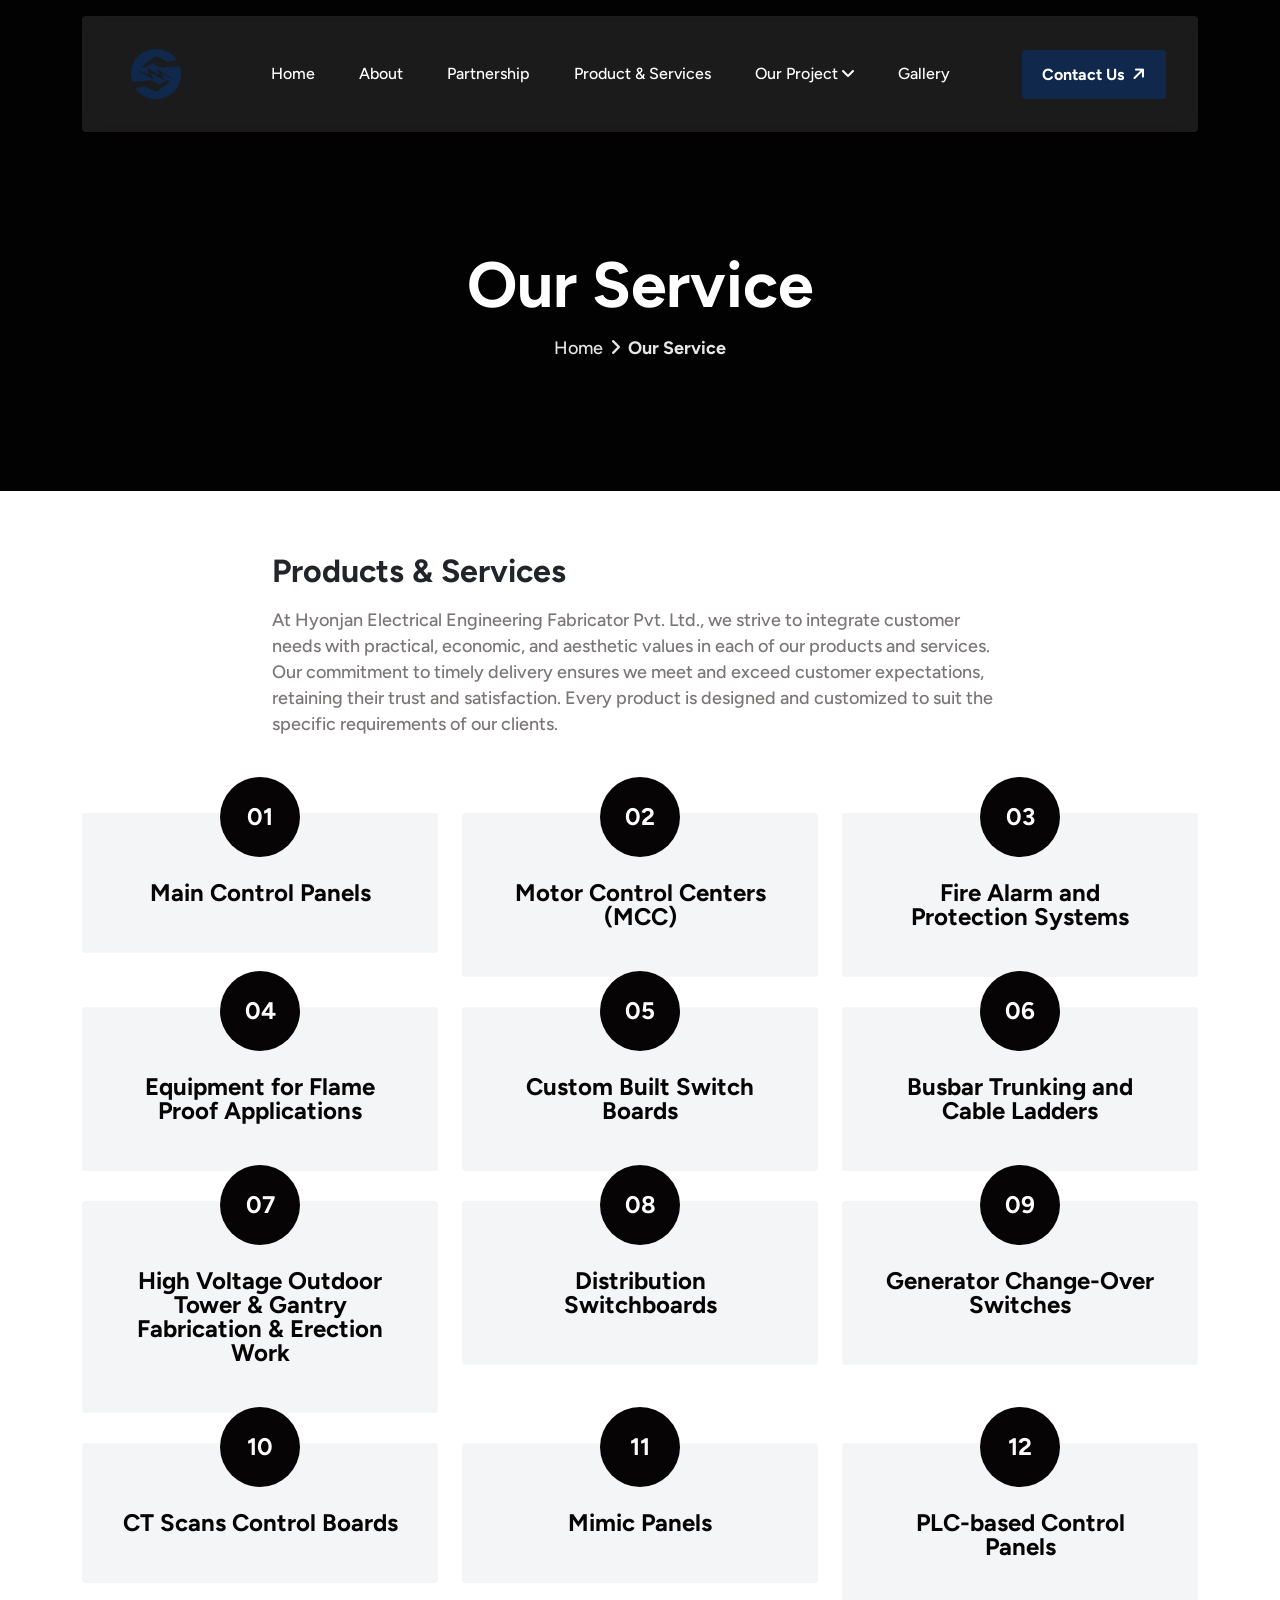
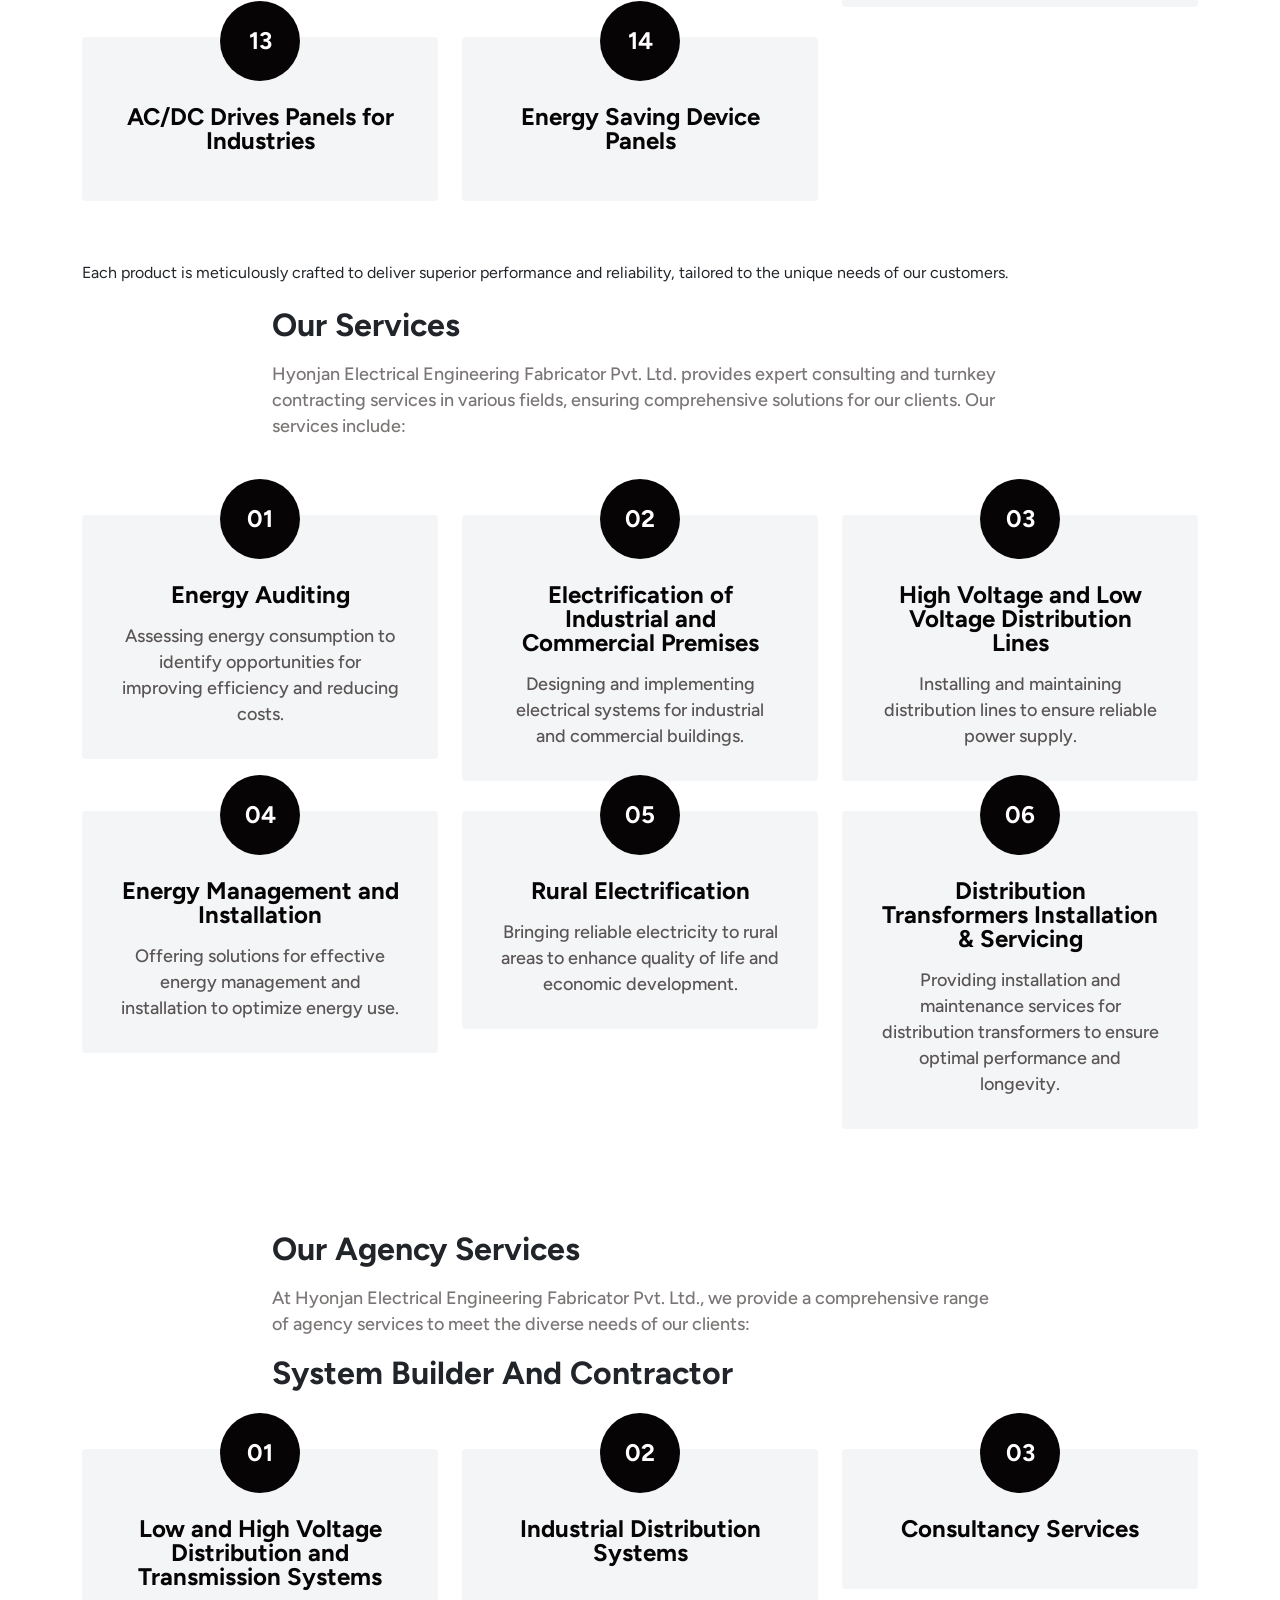
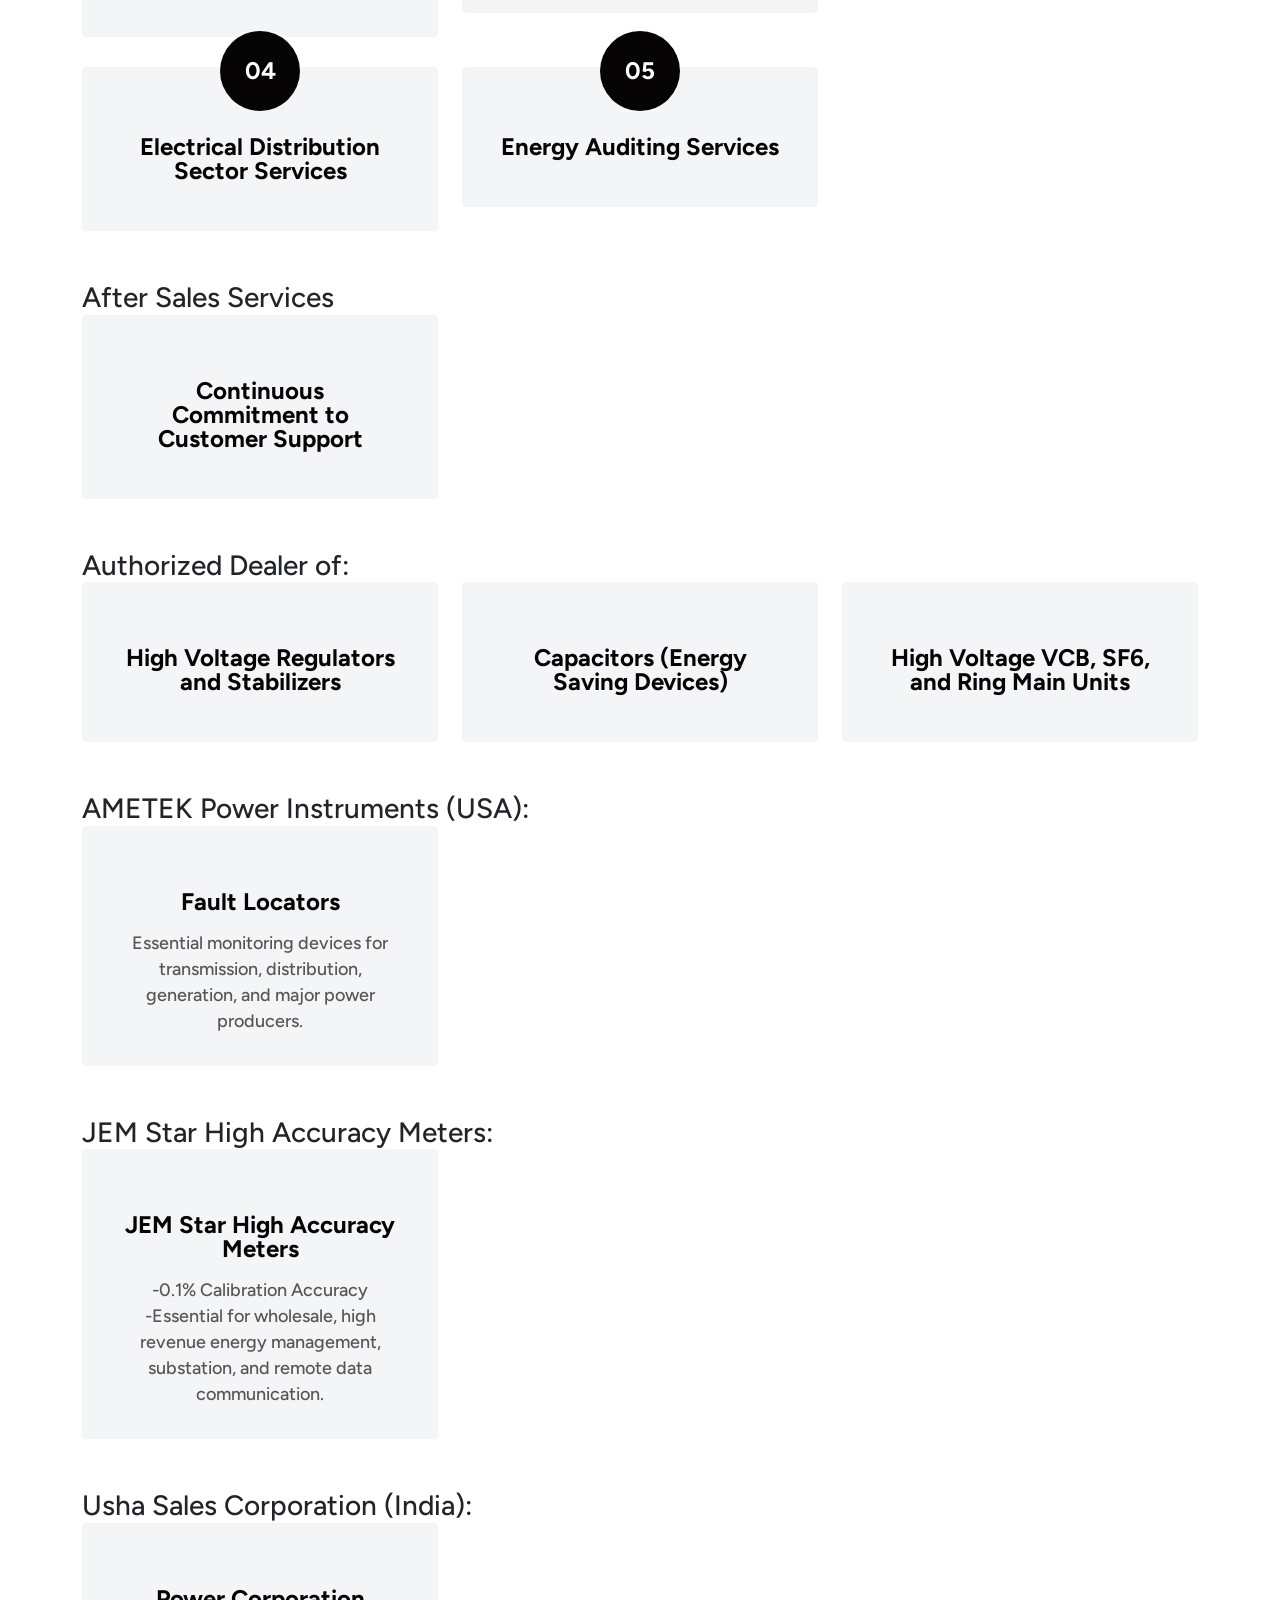
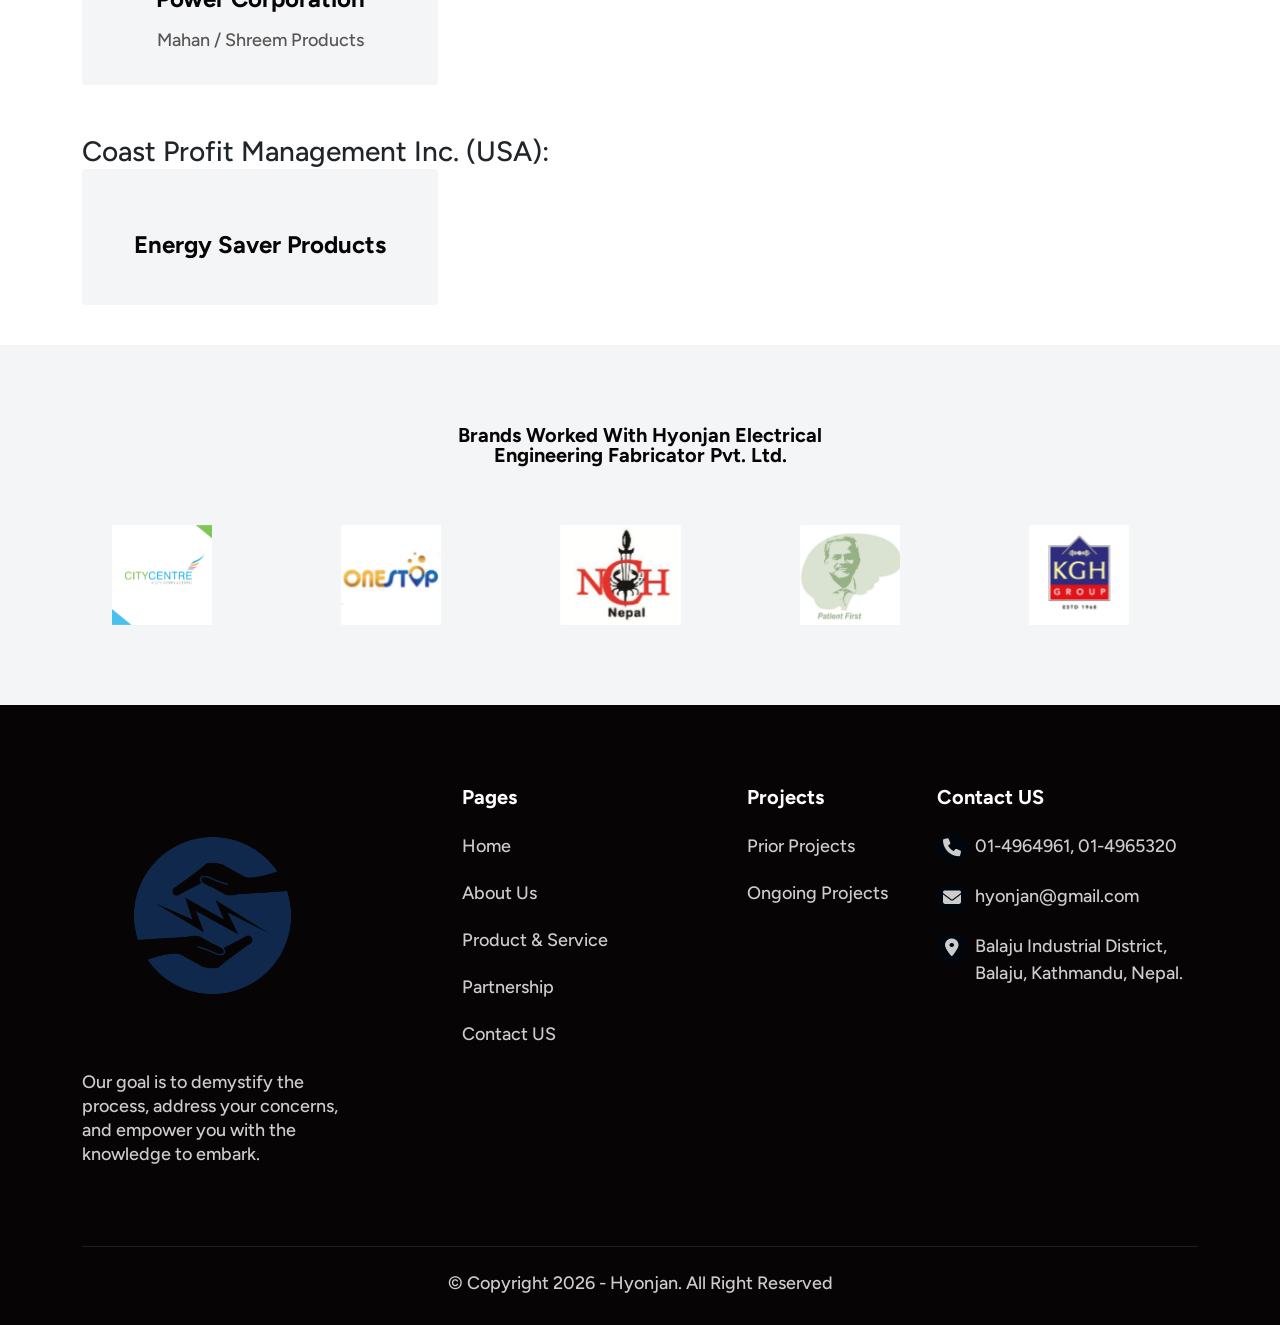
<file: Products&Services.html>
<!DOCTYPE html>
<html lang="en">

<head>
  <meta charset="UTF-8">
  <meta name="viewport" content="width=device-width, initial-scale=1.0">
  <title>Product & Services | Hyonjan Electrical Engineering Fabricator Pvt. Ltd.</title>

  <link rel="shortcut icon" href="assets/img/logo/main logo.png" type="image/x-icon">

  <link rel="stylesheet" href="assets/css/plugins/bootstrap.min.css">
  <link rel="stylesheet" href="assets/css/plugins/aos.css">
  <link rel="stylesheet" href="assets/css/plugins/fontawesome.css">
  <link rel="stylesheet" href="assets/css/plugins/magnific-popup.css">
  <link rel="stylesheet" href="assets/css/plugins/mobile.css">
  <link rel="stylesheet" href="assets/css/plugins/owlcarousel.min.css">
  <link rel="stylesheet" href="assets/css/plugins/sidebar.css">
  <link rel="stylesheet" href="assets/css/plugins/slick-slider.css">
  <link rel="stylesheet" href="assets/css/plugins/nice-select.css">
  <link rel="stylesheet" href="assets/css/main.css">

  <script src="assets/js/plugins/jquery-3-6-0.min.js"></script>
</head>

<body class="homepage1-body tg-heading-subheading animation-style3">

  <!--===== PRELOADER STARTS =======-->
  <div class="preloader">
    <div class="loading-container">
      <div class="loading"></div>
      <div id="loading-icon"><img src="assets/img/logo/main logo.png" alt=""></div>
    </div>
  </div>
  <!--===== PRELOADER ENDS =======-->

  <!--===== PROGRESS STARTS=======-->
  <div class="paginacontainer">
    <div class="progress-wrap">
      <svg class="progress-circle svg-content" width="100%" height="100%" viewBox="-1 -1 102 102">
        <path d="M50,1 a49,49 0 0,1 0,98 a49,49 0 0,1 0,-98" />
      </svg>
    </div>
  </div>
  <!--===== PROGRESS ENDS=======-->

  <!--===== HEADER START =======-->
  <header>
    <div class="header-area homepage1 header header-sticky d-none d-lg-block" id="header">
      <div class="container">
        <div class="row">
          <div class="col-lg-12">
            <div class="header-elements">
              <div class="site-logo">
                <a href="index.html"><img src="assets/img/logo/main logo.png" alt=""></a>
              </div>
              <div class="main-menu">
                <ul>
                  <li><a href="index.html">Home</a></li>
                  <li><a href="about.html">About</a></li>
                  <li><a href="partnership.html">Partnership</a></li>
                  <li><a href="Products&Services.html">Product & Services</a></li>
                  <li>
                    <a href="priorproject.html">Our Project <i class="fa-solid fa-angle-down"></i></a>
                    <ul class="dropdown-padding">
                      <li><a href="priorproject.html">Prior Project</a></li>
                      <li><a href="ongoingproject.html">Ongoing Project</a></li>
                    </ul>
                  </li>
                  <li><a href="gallery.html">Gallery</a></li>
                </ul>
              </div>
              <div class="btn-area">
                <a href="contact.html" class="header-btn1">Contact Us <i class="fa-solid fa-arrow-right"></i></a>
              </div>
            </div>
          </div>
        </div>
      </div>
    </div>
  </header>
  <!--===== HEADER END =======-->

  <!--===== MOBILE HEADER STARTS =======-->
  <div class="mobile-header mobile-haeder1 d-block d-lg-none">
    <div class="container-fluid">
      <div class="col-12">
        <div class="mobile-header-elements">
    <div class="mobile-logo">
  <a href="index.html">
    <img src="assets/img/logo/main logo.png" alt="" style="max-width: 20%;">
  </a>
</div>
          <div class="mobile-nav-icon dots-menu">
            <i class="fa-solid fa-bars"></i>
          </div>
        </div>
      </div>
    </div>
  </div>

  <div class="mobile-sidebar mobile-sidebar1">
    <div class="logosicon-area">
    <div class="mobile-logo">
  <a href="index.html">
    <img src="assets/img/logo/main logo.png" alt="" style="max-width: 20%;">
  </a>
</div>
      <div class="menu-close">
        <i class="fa-solid fa-xmark"></i>
      </div>
    </div>
    <div class="mobile-nav mobile-nav1">
  <ul>
                  <li><a href="index.html">Home</a></li>
                  <li><a href="about.html">About</a></li>
                  <li><a href="partnership.html">Partnership</a></li>
                  <li><a href="Products&Services.html">Product & Services</a></li>
                  <li><a href="priorproject.html">Our Project <i class="fa-solid fa-angle-down"></i></a>
                    <ul class="dropdown-padding">
                      <li><a href="priorproject.html">Prior Project</a></li>
                      <li><a href="ongoingproject.html">Ongoing Project</a></li>
                    </ul>
                  </li>
                  <li><a href="gallery.html">Gallery</a></li>
                </ul>
      

      <div class="allmobilesection">
        <a href="contact.html" class="header-btn1">Get Started <i class="fa-solid fa-arrow-right"></i></a>
        <div class="single-footer">
          <h3>Contact Info</h3>
          <div class="footer1-contact-info">
            <div class="contact-info-single">
              <div class="contact-info-icon">
                <i class="fa-solid fa-phone-volume"></i>
              </div>
              <div class="contact-info-text">
                <a href="tel:01-4964961">01-4964961,01-4965320</a>
              </div>
            </div>

            <div class="contact-info-single">
              <div class="contact-info-icon">
                <i class="fa-solid fa-envelope"></i>
              </div>
              <div class="contact-info-text">
                <a href="mailto:hyonjan@gmail.com">hyonjan@gmail.com</a>
              </div>
            </div>

            <div class="single-footer">
              <h3>Our Location</h3>

              <div class="contact-info-single">
                <div class="contact-info-icon">
                  <i class="fa-solid fa-location-dot"></i>
                </div>
                <div class="contact-info-text">
                  <a href="https://www.google.com/maps/dir//Balaju+Industrial+Area,+Kathmandu+44611,+Nepal/@-37.946797,145.0578328,12z/data=!3m1!4b1!4m8!4m7!1m0!1m5!1m1!1s0x39eb19330c653da5:0x8081335f0ee235e3!2m2!1d85.3015977!2d27.729249?entry=ttu&g_ep=EgoyMDI2MDQxMi4wIKXMDSoASAFQAw%3D%3D" target="_blank">Balaju Industrial District,<br>
                    Balaju, Kathmandu, Nepal.</a>
                </div>
              </div>

            </div>
            <!-- <div class="single-footer">
              <h3>Social Links</h3>

              <div class="social-links-mobile-menu">
                <ul>
                  <li><a href="#"><i class="fa-brands fa-facebook-f"></i></a></li>
                  <li><a href="#"><i class="fa-brands fa-instagram"></i></a></li>
                  <li><a href="#"><i class="fa-brands fa-linkedin-in"></i></a></li>
                  <li><a href="#"><i class="fa-brands fa-youtube"></i></a></li>
                </ul>
              </div>
            </div> -->
          </div>
        </div>
      </div>
    </div>
  </div>
  <!--===== MOBILE HEADER ENDS =======-->

  <!--===== HERO AREA STARTS =======-->
  <div class="hero1-section-area about-bg-area">
    <div class="header-img1" style="background-color: black;"></div>
    <div class="container">
      <div class="row">
        <div class="col-lg-4 m-auto">
          <div class="hero-heading-area heading1 text-center">
            <h1>Our Service</h1>
            <a href="index.html" class="backline">Home <i class="fa-solid fa-angle-right"></i> <span>Our Service</span></a>
          </div>
        </div>
      </div>
    </div>
  </div>
  <!--===== HERO AREA ENDS =======-->

  <!--===== PRODUCTS & SERVICES INTRO =======-->
  <div class="service-leftside-area sp8">
    <div class="container">
      <div class="row">
        <div class="col-lg-8 m-auto">
          <div class="service-rightside-area heading2" style="padding: 0; padding-bottom: 50px;">
            <div class="space32"></div>
            <h3>Products &amp; Services</h3>
            <p>
              At Hyonjan Electrical Engineering Fabricator Pvt. Ltd., we strive to integrate customer needs
              with practical, economic, and aesthetic values in each of our products and services. Our
              commitment to timely delivery ensures we meet and exceed customer expectations, retaining
              their trust and satisfaction. Every product is designed and customized to suit the specific
              requirements of our clients.
            </p>
          </div>
        </div>
      </div>
    </div>
  </div>

  <!--===== PRODUCTS LIST =======-->
  <div class="service1-section-area leftside sp1">
    <div class="container">
      <div class="row">

        <div class="col-lg-4 col-md-6">
          <div class="service-auhtor-boxarea">
            <div class="content-area">
              <h3>01</h3>
              <a >Main Control Panels</a>
            </div>
          </div>
        </div>

        <div class="col-lg-4 col-md-6">
          <div class="service-auhtor-boxarea">
            <div class="content-area">
              <h3>02</h3>
              <a>Motor Control Centers (MCC)</a>
            </div>
          </div>
        </div>

        <div class="col-lg-4 col-md-6">
          <div class="service-auhtor-boxarea">
            <div class="content-area">
              <h3>03</h3>
              <a>Fire Alarm and Protection Systems</a>
            </div>
          </div>
        </div>

        <div class="col-lg-4 col-md-6">
          <div class="service-auhtor-boxarea">
            <div class="content-area">
              <h3>04</h3>
              <a>Equipment for Flame Proof Applications</a>
            </div>
          </div>
        </div>

        <div class="col-lg-4 col-md-6">
          <div class="service-auhtor-boxarea">
            <div class="content-area">
              <h3>05</h3>
              <a>Custom Built Switch Boards</a>
            </div>
          </div>
        </div>

        <div class="col-lg-4 col-md-6">
          <div class="service-auhtor-boxarea">
            <div class="content-area">
              <h3>06</h3>
              <a>Busbar Trunking and Cable Ladders</a>
            </div>
          </div>
        </div>

        <div class="col-lg-4 col-md-6">
          <div class="service-auhtor-boxarea">
            <div class="content-area">
              <h3>07</h3>
              <a>High Voltage Outdoor Tower &amp; Gantry Fabrication &amp; Erection Work</a>
            </div>
          </div>
        </div>

        <div class="col-lg-4 col-md-6">
          <div class="service-auhtor-boxarea">
            <div class="content-area">
              <h3>08</h3>
              <a>Distribution Switchboards</a>
            </div>
          </div>
        </div>

        <div class="col-lg-4 col-md-6">
          <div class="service-auhtor-boxarea">
            <div class="content-area">
              <h3>09</h3>
              <a>Generator Change-Over Switches</a>
            </div>
          </div>
        </div>

        <div class="col-lg-4 col-md-6">
          <div class="service-auhtor-boxarea">
            <div class="content-area">
              <h3>10</h3>
              <a>CT Scans Control Boards</a>
            </div>
          </div>
        </div>

        <div class="col-lg-4 col-md-6">
          <div class="service-auhtor-boxarea">
            <div class="content-area">
              <h3>11</h3>
              <a>Mimic Panels</a>
            </div>
          </div>
        </div>

        <div class="col-lg-4 col-md-6">
          <div class="service-auhtor-boxarea">
            <div class="content-area">
              <h3>12</h3>
              <a>PLC-based Control Panels</a>
            </div>
          </div>
        </div>

        <div class="col-lg-4 col-md-6">
          <div class="service-auhtor-boxarea">
            <div class="content-area">
              <h3>13</h3>
              <a>AC/DC Drives Panels for Industries</a>
            </div>
          </div>
        </div>

        <div class="col-lg-4 col-md-6">
          <div class="service-auhtor-boxarea">
            <div class="content-area">
              <h3>14</h3>
              <a>Energy Saving Device Panels</a>
            </div>
          </div>
        </div>

      </div>

      <div class="row">
        <div class="col-lg-12">
          <p style="margin-top: 30px;">
            Each product is meticulously crafted to deliver superior performance and reliability, tailored to
            the unique needs of our customers.
          </p>
        </div>
      </div>
    </div>
  </div>

  <!--===== OUR SERVICES INTRO =======-->
  <div class="service-leftside-area sp8">
    <div class="container">
      <div class="row">
        <div class="col-lg-8 m-auto">
          <div class="service-rightside-area heading2" style="padding: 0; padding-bottom: 50px;">
            <h3>Our Services</h3>
            <p>
              Hyonjan Electrical Engineering Fabricator Pvt. Ltd. provides expert consulting and turnkey
              contracting services in various fields, ensuring comprehensive solutions for our clients.
              Our services include:
            </p>
          </div>
        </div>
      </div>
    </div>
  </div>

  <!--===== OUR SERVICES LIST =======-->
  <div class="service1-section-area leftside sp1">
    <div class="container">
      <div class="row">

        <div class="col-lg-4 col-md-6">
          <div class="service-auhtor-boxarea">
            <div class="content-area">
              <h3>01</h3>
              <a>Energy Auditing</a>
              <p>Assessing energy consumption to identify opportunities for improving efficiency and reducing costs.</p>
            </div>
          </div>
        </div>

        <div class="col-lg-4 col-md-6">
          <div class="service-auhtor-boxarea">
            <div class="content-area">
              <h3>02</h3>
              <a>Electrification of Industrial and Commercial Premises</a>
              <p>Designing and implementing electrical systems for industrial and commercial buildings.</p>
            </div>
          </div>
        </div>

        <div class="col-lg-4 col-md-6">
          <div class="service-auhtor-boxarea">
            <div class="content-area">
              <h3>03</h3>
              <a>High Voltage and Low Voltage Distribution Lines</a>
              <p>Installing and maintaining distribution lines to ensure reliable power supply.</p>
            </div>
          </div>
        </div>

        <div class="col-lg-4 col-md-6">
          <div class="service-auhtor-boxarea">
            <div class="content-area">
              <h3>04</h3>
              <a>Energy Management and Installation</a>
              <p>Offering solutions for effective energy management and installation to optimize energy use.</p>
            </div>
          </div>
        </div>

        <div class="col-lg-4 col-md-6">
          <div class="service-auhtor-boxarea">
            <div class="content-area">
              <h3>05</h3>
              <a>Rural Electrification</a>
              <p>Bringing reliable electricity to rural areas to enhance quality of life and economic development.</p>
            </div>
          </div>
        </div>

        <div class="col-lg-4 col-md-6">
          <div class="service-auhtor-boxarea">
            <div class="content-area">
              <h3>06</h3>
              <a>Distribution Transformers Installation &amp; Servicing</a>
              <p>Providing installation and maintenance services for distribution transformers to ensure optimal performance and longevity.</p>
            </div>
          </div>
        </div>

      </div>
    </div>
  </div>

  <!--===== AGENCY SERVICES INTRO =======-->
  <div class="service-leftside-area sp8">
    <div class="container">
      <div class="row">
        <div class="col-lg-8 m-auto">
          <div class="service-rightside-area heading2" style="padding: 0;">
            <div class="space32"></div>
            <h3>Our Agency Services</h3>
            <p>
              At Hyonjan Electrical Engineering Fabricator Pvt. Ltd., we provide a comprehensive range of
              agency services to meet the diverse needs of our clients:
            </p>
            <h3 style="padding-bottom: 30px;">System Builder and Contractor</h3>
          </div>
        </div>
      </div>
    </div>
  </div>

  <!--===== AGENCY SERVICES LIST =======-->
  <div class="service1-section-area leftside sp1">
    <div class="container">
      <div class="row">

        <div class="col-lg-4 col-md-6">
          <div class="service-auhtor-boxarea">
            <div class="content-area">
              <h3>01</h3>
              <a>Low and High Voltage Distribution and Transmission Systems</a>
            </div>
          </div>
        </div>

        <div class="col-lg-4 col-md-6">
          <div class="service-auhtor-boxarea">
            <div class="content-area">
              <h3>02</h3>
              <a>Industrial Distribution Systems</a>
            </div>
          </div>
        </div>

        <div class="col-lg-4 col-md-6">
          <div class="service-auhtor-boxarea">
            <div class="content-area">
              <h3>03</h3>
              <a>Consultancy Services</a>
            </div>
          </div>
        </div>

        <div class="col-lg-4 col-md-6">
          <div class="service-auhtor-boxarea">
            <div class="content-area">
              <h3>04</h3>
              <a>Electrical Distribution Sector Services</a>
            </div>
          </div>
        </div>

        <div class="col-lg-4 col-md-6">
          <div class="service-auhtor-boxarea">
            <div class="content-area">
              <h3>05</h3>
              <a>Energy Auditing Services</a>
            </div>
          </div>
        </div>

      </div>
    </div>
  </div>

  <!--===== AFTER SALES SERVICES =======-->
  <div class="service1-section-area leftside sp1">
    <div class="container">
      <h3>After Sales Services</h3>
      <div class="row">
        <div class="col-lg-4 col-md-6">
          <div class="service-auhtor-boxarea">
            <div class="content-area">
              <a>Continuous Commitment to Customer Support</a>
            </div>
          </div>
        </div>
      </div>
    </div>
  </div>

  <!--===== AUTHORIZED DEALER =======-->
  <div class="service1-section-area leftside sp1">
    <div class="container">
      <h3>Authorized Dealer of:</h3>
      <div class="row">

        <div class="col-lg-4 col-md-6">
          <div class="service-auhtor-boxarea">
            <div class="content-area">
              <a>High Voltage Regulators and Stabilizers</a>
            </div>
          </div>
        </div>

        <div class="col-lg-4 col-md-6">
          <div class="service-auhtor-boxarea">
            <div class="content-area">
              <a>Capacitors (Energy Saving Devices)</a>
            </div>
          </div>
        </div>

        <div class="col-lg-4 col-md-6">
          <div class="service-auhtor-boxarea">
            <div class="content-area">
              <a>High Voltage VCB, SF6, and Ring Main Units</a>
            </div>
          </div>
        </div>

      </div>
    </div>
  </div>

  <!--===== AMETEK =======-->
  <div class="service1-section-area leftside sp1">
    <div class="container">
      <h3>AMETEK Power Instruments (USA):</h3>
      <div class="row">
        <div class="col-lg-4 col-md-6">
          <div class="service-auhtor-boxarea">
            <div class="content-area">
              <a>Fault Locators</a>
              <p>Essential monitoring devices for transmission, distribution, generation, and major power producers.</p>
            </div>
          </div>
        </div>
      </div>
    </div>
  </div>

  <!--===== JEM STAR =======-->
  <div class="service1-section-area leftside sp1">
    <div class="container">
      <h3>JEM Star High Accuracy Meters:</h3>
      <div class="row">
        <div class="col-lg-4 col-md-6">
          <div class="service-auhtor-boxarea">
            <div class="content-area">
              <a>JEM Star High Accuracy Meters</a>
              <p>
                -0.1% Calibration Accuracy<br>
                -Essential for wholesale, high revenue energy management, substation, and remote data communication.
              </p>
            </div>
          </div>
        </div>
      </div>
    </div>
  </div>

  <!--===== USHA SALES =======-->
  <div class="service1-section-area leftside sp1">
    <div class="container">
      <h3>Usha Sales Corporation (India):</h3>
      <div class="row">
        <div class="col-lg-4 col-md-6">
          <div class="service-auhtor-boxarea">
            <div class="content-area">
              <a>Power Corporation</a>
              <p>Mahan / Shreem Products</p>
            </div>
          </div>
        </div>
      </div>
    </div>
  </div>

  <!--===== COAST PROFIT =======-->
  <div class="service1-section-area leftside sp1">
    <div class="container">
      <h3>Coast Profit Management Inc. (USA):</h3>
      <div class="row">
        <div class="col-lg-4 col-md-6">
          <div class="service-auhtor-boxarea">
            <div class="content-area">
              <a>Energy Saver Products</a>
            </div>
          </div>
        </div>
      </div>
    </div>
  </div>

    <div class="slider-section-area">
  <div class="container">
    <div class="row">
      <div class="col-lg-5 m-auto">
      <div class="header-slider text-center">
        <h3> Brands Worked With Hyonjan Electrical Engineering Fabricator Pvt. Ltd.  </h3>
      </div>
      </div>
    </div>
    <div class="row">
      <div class="col-lg-12">
        <div class="slider-images owl-carousel">
          <div class="img1">
            <img src="assets/img/brand/1.png" alt="">
          </div>

          <div class="img1">
            <img src="assets/img/brand/2.jpg" alt="">
          </div>

          <div class="img1">
            <img src="assets/img/brand/3.jpg" alt="">
          </div>

          <div class="img1">
            <img src="assets/img/brand/4.jpg" alt="">
          </div>

          <div class="img1">
            <img src="assets/img/brand/5.jpg" alt="">
          </div>

                 <div class="img1">
            <img src="assets/img/brand/6.jpg" alt="">
          </div>

                 <div class="img1">
            <img src="assets/img/brand/7.jpg" alt="">
          </div>

                 <div class="img1">
            <img src="assets/img/brand/8.jpg" alt="">
          </div>

                 <div class="img1">
            <img src="assets/img/brand/9.jpg" alt="">
          </div>

                 <div class="img1">
            <img src="assets/img/brand/10.jpg" alt="">
          </div>

                 <div class="img1">
            <img src="assets/img/brand/11.gif" alt="">
          </div>

                 <div class="img1">
            <img src="assets/img/brand/12.png" alt="">
          </div>

                 <div class="img1">
            <img src="assets/img/brand/13.png" alt="">
          </div>

                 <div class="img1">
            <img src="assets/img/brand/15.jpeg" alt="">
          </div>

                 <div class="img1">
            <img src="assets/img/brand/16.png" alt="">
          </div>

                 <div class="img1">
            <img src="assets/img/brand/17.png" alt="">
          </div>

                 <div class="img1">
            <img src="assets/img/brand/18.png" alt="">
          </div>

                 <div class="img1">
            <img src="assets/img/brand/19.png" alt="">
          </div>

                 <div class="img1">
            <img src="assets/img/brand/20.png" alt="">
          </div>

                 <div class="img1">
            <img src="assets/img/brand/22.png" alt="">
          </div>

                 <div class="img1">
            <img src="assets/img/brand/23.png" alt="">
          </div>

                 <div class="img1">
            <img src="assets/img/brand/24.webp" alt="">
          </div>

                 <div class="img1">
            <img src="assets/img/brand/25.png" alt="">
          </div>

        </div>
      </div>
    </div>
  </div>
</div> 
  <!--===== FOOTER AREA STARTS =======-->
  <div class="footer1-section-area">
    <div class="container">
      <div class="row">
        <div class="col-lg-12">
          <div class="footer-logo-content sp4">
            <div class="row">
              <div class="col-lg-3 col-md-6">
                <div class="logo-content">
                  <img src="assets/img/logo/main logo.png" alt="">
                  <p>Our goal is to demystify the process, address your concerns, and empower you with the knowledge to embark.</p>
                </div>
              </div>

              <div class="col-lg-1 d-lg-block d-none"></div>

              <div class="col-lg-2 col-md-6">
                <div class="space30 d-block d-md-none"></div>
                <div class="service-heading">
                  <h2>Pages</h2>
                  <ul>
                    <li><a href="index.html">Home</a></li>
                    <li><a href="about.html">About Us</a></li>
                    <li><a href="Products&Services.html">Product & Service</a></li>
                    <li><a href="partnership.html">Partnership</a></li>
                    <li><a href="contact.html">Contact US</a></li>
                  </ul>
                </div>
              </div>

              <div class="col-lg-1 d-lg-block d-none"></div>

              <div class="col-lg-2 col-md-6">
                <div class="space30 d-md-block d-lg-none"></div>
                <div class="service-heading">
                  <h2>Projects</h2>
                  <ul>
                    <li><a href="priorproject.html">Prior Projects</a></li>
                    <li><a href="ongoingproject.html">Ongoing Projects</a></li>
                  </ul>
                </div>
              </div>

              <div class="col-lg-3 col-md-6">
                <div class="space30 d-md-block d-lg-none"></div>
                <div class="service-heading contact">
                  <h2>Contact US</h2>
                  <ul>
                    <li>
                      <a href="tel:014964961">
                        <span class="icons"><i class="fa-solid fa-phone"></i></span>
                        <span>01-4964961, 01-4965320</span>
                      </a>
                    </li>
                    <li>
                      <a href="mailto:hyonjan@gmail.com">
                        <span class="icons"><i class="fa-solid fa-envelope"></i></span>
                        <span>hyonjan@gmail.com</span>
                      </a>
                    </li>
                    <li>
                      <a href="https://www.google.com/maps/dir//Balaju+Industrial+Area,+Kathmandu+44611,+Nepal/">
                        <span class="icons"><i class="fa-solid fa-location-dot"></i></span>
                        <span>Balaju Industrial District,<br>Balaju, Kathmandu, Nepal.</span>
                      </a>
                    </li>
                  </ul>
                </div>
              </div>
            </div>
          </div>

          <div class="copyright">
            <p>© Copyright <span id="year"></span> - Hyonjan. All Right Reserved</p>
          </div>
        </div>
      </div>
    </div>
  </div>
  <!--===== FOOTER AREA ENDS =======-->

  <script>
    document.getElementById("year").textContent = new Date().getFullYear();
  </script>

  <script src="assets/js/plugins/bootstrap.min.js"></script>
  <script src="assets/js/plugins/fontawesome.js"></script>
  <script src="assets/js/plugins/aos.js"></script>
  <script src="assets/js/plugins/counter.js"></script>
  <script src="assets/js/plugins/gsap.min.js"></script>
  <script src="assets/js/plugins/ScrollTrigger.min.js"></script>
  <script src="assets/js/plugins/Splitetext.js"></script>
  <script src="assets/js/plugins/sidebar.js"></script>
  <script src="assets/js/plugins/magnific-popup.js"></script>
  <script src="assets/js/plugins/mobilemenu.js"></script>
  <script src="assets/js/plugins/owlcarousel.min.js"></script>
  <script src="assets/js/plugins/gsap-animation.js"></script>
  <script src="assets/js/plugins/nice-select.js"></script>
  <script src="assets/js/plugins/slick-slider.js"></script>
  <script src="assets/js/plugins/waypoints.js"></script>
  <script src="assets/js/main.js"></script>
      <script>
    document.getElementById("year").textContent = new Date().getFullYear();
  </script>

</body>
</html>
</file>
<file: assets/css/plugins/mobile.css>
/*

Plugin Name: Multi Drop Down Mobile menu
version: 1.0
Author: Abdul Rabby
Desc: 



*/




/*Base css*/

*{
    margin: 0;
    padding: 0;
}
body{
    font-size: 16px;
    font-family: "Figtree", sans-serif;
}

a, a:hover{
    outline: none;
    text-decoration: none;
}

ul, li{
    list-style: none;
}




/*Menu Css*/

.mobile-logo a{
    font-size: 20px;
    font-weight: 500;
    color: #161616;
    text-decoration: none;
}


.mobile-header {
    position: absolute;
    top: 0;
    left: 0;
    width: 100%;
    padding: 17px 0;
    z-index: 9;
    
}

.mobile-header-elements {
    display: flex;
    align-items: center;
    justify-content: space-between;
}

.mobile-nav-icon {
    font-size: 23px;
    border: 1px solid;
    width: 40px;
    height: 40px;
    display: flex;
    align-items: center;
    justify-content: center;
    border-radius: 4px;
    color: #161616;
}



.mobile-sidebar {
    position: fixed;
    height: 100%;
    width: 100%;
    background:#F6F6EC;
    z-index: 99;
    padding: 40px 30px;
    left: -100%;
    top: 0;
    visibility: hidden;
    opacity: 0;
    transition: all .3s;
    
    
}

.mobile-sidebar .contact-icon{
    background: #161616;
}


.mobile-sidebar.mobile-menu-active{
    left: 0;
    visibility: visible;
    opacity: 1;
    transition: all .3s;
    overflow-y:scroll ;
}

.menu-close {
    position: absolute;
    right: 20px;
    top: 20px;
    font-size: 25px;
    color: #161616;
    cursor: pointer;
}

.mobile-nav li a {
    font-size: 18px;
    line-height: 24px;
    color: #161616;
    padding: 10px 0;
    display: block;
    font-family: "Figtree", sans-serif;
    font-weight: 500 !important;
}


ul.mobile-nav-list {
    margin-top: 30px;
}


li.has-children {
    position: relative;
    z-index: 2;
}

span.mobile-nav-menu-icon {
    position: absolute;
    right: 0;
    top: 0;
    height: 50px;
    width: 50px;
    text-align: center;
    line-height: 50px;
    color: #161616;
}

ul.mobile-menu-sub {
    display: none;
    position: relative;
    left: 0;
    padding-left: 10px;
    transition: all .3s;
}

ul.mobile-menu-sub.sub-menu-active{
    display: block;
    position: relative;
    transition: all .3s;
}



.mobile-nav li {
    position: relative;
    z-index: 2;
}

span.submenu-button {
    position: absolute;
    width: 100%;
    height: 44px;
    top: 0;
    left: 0;
    z-index: 3;
    transition: all .3s;
}

span.submenu-button:after, span.submenu-button:before {
    position: absolute;
    content: "";
    height: 20px;
    width: 2px;
    background: #161616;
    top: 12px;
    right: 9px;
    transition: all .3s;
}

span.submenu-button:before {
    height: 2px;
    width: 20px;
    right: 0px;
    top: 22px;
}

span.submenu-button.submenu-opened:after {
    visibility: hidden;
    opacity: 0;
}

.sub-menu{
    display: none;
    padding-left: 15px;
}


span.multi-drop-icon {
    position: absolute;
    right: 10px;
    width: 20px;
    height: 100%;
    top: 0;
    text-align: center;
    display: flex;
    align-items: center;
    justify-content: flex-end;
}


ul.mobile-nav-list {
    max-height: 500px;
    overflow-y: scroll;
}
</file>
<file: assets/css/plugins/nice-select.css>
.nice-select {
    -webkit-tap-highlight-color: transparent;
    background-color: #fff;
    border-radius: 5px;
    border: solid 1px #e8e8e8;
    box-sizing: border-box;
    clear: both;
    cursor: pointer;
    display: block;
    float: left;
    font-family: inherit;
    font-size: 14px;
    font-weight: normal;
    height: 42px;
    line-height: 40px;
    outline: none;
    padding-left: 18px;
    padding-right: 30px;
    position: relative;
    text-align: left !important;
    -webkit-transition: all 0.2s ease-in-out;
    transition: all 0.2s ease-in-out;
    -webkit-user-select: none;
       -moz-user-select: none;
        -ms-user-select: none;
            user-select: none;
    white-space: nowrap;
    width: auto; }
    .nice-select:hover {
      border-color: #dbdbdb; }
    .nice-select:active, .nice-select.open, .nice-select:focus {
      border-color: #999; }
    .nice-select:after {
      border-bottom: 2px solid #999;
      border-right: 2px solid #999;
      content: '';
      display: block;
      height: 5px;
      margin-top: -4px;
      pointer-events: none;
      position: absolute;
      right: 12px;
      top: 50%;
      -webkit-transform-origin: 66% 66%;
          -ms-transform-origin: 66% 66%;
              transform-origin: 66% 66%;
      -webkit-transform: rotate(45deg);
          -ms-transform: rotate(45deg);
              transform: rotate(45deg);
      -webkit-transition: all 0.15s ease-in-out;
      transition: all 0.15s ease-in-out;
      width: 5px; }
    .nice-select.open:after {
      -webkit-transform: rotate(-135deg);
          -ms-transform: rotate(-135deg);
              transform: rotate(-135deg); }
    .nice-select.open .list {
      opacity: 1;
      pointer-events: auto;
      -webkit-transform: scale(1) translateY(0);
          -ms-transform: scale(1) translateY(0);
              transform: scale(1) translateY(0); }
    .nice-select.disabled {
      border-color: #ededed;
      color: #999;
      pointer-events: none; }
      .nice-select.disabled:after {
        border-color: #cccccc; }
    .nice-select.wide {
      width: 100%; }
      .nice-select.wide .list {
        left: 0 !important;
        right: 0 !important; }
    .nice-select.right {
      float: right; }
      .nice-select.right .list {
        left: auto;
        right: 0; }
    .nice-select.small {
      font-size: 12px;
      height: 36px;
      line-height: 34px; }
      .nice-select.small:after {
        height: 4px;
        width: 4px; }
      .nice-select.small .option {
        line-height: 34px;
        min-height: 34px; }
    .nice-select .list {
      background-color: #fff;
      border-radius: 5px;
      box-shadow: 0 0 0 1px rgba(68, 68, 68, 0.11);
      box-sizing: border-box;
      margin-top: 4px;
      opacity: 0;
      overflow: hidden;
      padding: 0;
      pointer-events: none;
      position: absolute;
      top: 100%;
      left: 0;
      -webkit-transform-origin: 50% 0;
          -ms-transform-origin: 50% 0;
              transform-origin: 50% 0;
      -webkit-transform: scale(0.75) translateY(-21px);
          -ms-transform: scale(0.75) translateY(-21px);
              transform: scale(0.75) translateY(-21px);
      -webkit-transition: all 0.2s cubic-bezier(0.5, 0, 0, 1.25), opacity 0.15s ease-out;
      transition: all 0.2s cubic-bezier(0.5, 0, 0, 1.25), opacity 0.15s ease-out;
      z-index: 9; }
      .nice-select .list:hover .option:not(:hover) {
        background-color: transparent !important; }
    .nice-select .option {
      cursor: pointer;
      font-weight: 400;
      line-height: 40px;
      list-style: none;
      min-height: 40px;
      outline: none;
      padding-left: 18px;
      padding-right: 29px;
      text-align: left;
      -webkit-transition: all 0.2s;
      transition: all 0.2s; }
      .nice-select .option:hover, .nice-select .option.focus, .nice-select .option.selected.focus {
        background-color: #f6f6f6; }
      .nice-select .option.selected {
        font-weight: bold; }
      .nice-select .option.disabled {
        background-color: transparent;
        color: #999;
        cursor: default; }
  
  .no-csspointerevents .nice-select .list {
    display: none; }
  
  .no-csspointerevents .nice-select.open .list {
    display: block; }
</file>
<file: assets/css/main.css>
@import url("https://fonts.googleapis.com/css2?family=Figtree:ital,wght@0,300..900;1,300..900&family=Marcellus+SC&family=Outfit:wght@100..900&family=Playfair+Display:ital,wght@0,400..900;1,400..900&display=swap");
body, html {
  overflow-x: hidden;
}



.site-logo {
    MAX-WIDTH: 8%;
    MAX-HEIGHT: 36%;
}

.logo-content{
max-width: 100%;
    MAX-HEIGHT: 10%%;
}



a, a:hover {
  text-decoration: none;
}

ul {
  padding: 0;
  margin: 0;
}
ul li {
  list-style: none;
}

h2, p {
  margin-bottom: 0;
}

h1,
h2,
h3,
h4,
h5,
h6 {
  margin-bottom: 0;
}

input, textarea {
  background: none;
  border: none;
  outline: none;
}

img {
  max-width: 100%;
  max-height: 100%;
  transition: all 0.4s ease-in-out;
}

.space6 {
  height: 6px;
}

.space8 {
  height: 8px;
}

.space10 {
  height: 10px;
}

.space12 {
  height: 12px;
}

.space14 {
  height: 14px;
}

.space16 {
  height: 16px;
}

.space18 {
  height: 18px;
}

.space20 {
  height: 20px;
}

.space22 {
  height: 22px;
}

.space24 {
  height: 24px;
}

.space26 {
  height: 26px;
}

.space28 {
  height: 28px;
}

.space30 {
  height: 30px;
}

.space32 {
  height: 32px;
  padding-bottom: 50px;
}

.space34 {
  height: 34px;
}

.space36 {
  height: 36px;
}

.space38 {
  height: 38px;
}

.space40 {
  height: 40px;
}

.space42 {
  height: 42px;
}

.space44 {
  height: 44px;
}

.space46 {
  height: 46px;
}

.space48 {
  height: 48px;
}

.space50 {
  height: 50px;
}

.space52 {
  height: 52px;
}

.space54 {
  height: 54px;
}

.space56 {
  height: 56px;
}

.space58 {
  height: 58px;
}

.space60 {
  height: 60px;
}

.space62 {
  height: 62px;
}

.space64 {
  height: 64px;
}

.space66 {
  height: 66px;
}

.space68 {
  height: 68px;
}

.space70 {
  height: 70px;
}

.space72 {
  height: 72px;
}

.space74 {
  height: 74px;
}

.space76 {
  height: 76px;
}

.space78 {
  height: 78px;
}

.space80 {
  height: 80px;
}

.space82 {
  height: 82px;
}

.space84 {
  height: 84px;
}

.space86 {
  height: 86px;
}

.space {
  height: 88px;
}

.space90 {
  height: 90px;
}

.space92 {
  height: 92px;
}

.space94 {
  height: 94px;
}

.space96 {
  height: 96px;
}

.space98 {
  height: 98px;
}

.space100 {
  height: 100px;
}

@keyframes animation-5 {
  0% {
    transform: scale(1);
  }
  100% {
    transform: scale(1.1);
  }
}
.aniamtion-key-5 {
  position: relative;
  animation-name: animation-5;
  animation-duration: 1s;
  animation-iteration-count: infinite;
  animation-direction: alternate;
  transition: all 0.4s ease-in-out;
}

@keyframes animation-7 {
  0% {
    transform: rotate(0);
  }
  100% {
    transform: rotate(-1000deg);
  }
}
.keyframe5 {
  position: relative;
  animation-name: animation-7;
  animation-duration: 40s;
  animation-iteration-count: infinite;
  animation-direction: alternate;
  animation-timing-function: cubic-bezier(0.59, 0.59, 1, 1);
}

@keyframes animation-1 {
  0% {
    transform: translateY(0);
  }
  100% {
    transform: translateY(30px);
  }
}
.aniamtion-key-1 {
  position: relative;
  animation-name: animation-1;
  animation-duration: 1.3s;
  animation-iteration-count: infinite;
  animation-direction: alternate;
}

@keyframes animation-2 {
  0% {
    transform: translateX(0);
  }
  100% {
    transform: translateX(50px);
  }
}
.aniamtion-key-2 {
  position: relative;
  animation-name: animation-2;
  animation-duration: 1.3s;
  animation-iteration-count: infinite;
  animation-direction: alternate;
}

@keyframes animation-3 {
  0% {
    transform: translateY(0);
  }
  100% {
    transform: translateY(60px);
  }
}
.aniamtion-key-3 {
  position: relative;
  animation-name: animation-3;
  animation-duration: 1.3s;
  animation-iteration-count: infinite;
  animation-direction: alternate;
}

@keyframes animation-4 {
  0% {
    transform: translateY(0);
  }
  100% {
    transform: translateY(40px);
  }
}
.aniamtion-key-4 {
  position: relative;
  animation-name: animation-4;
  animation-duration: 1.6s;
  animation-iteration-count: infinite;
  animation-direction: alternate;
}

@keyframes animation-6 {
  0% {
    transform: translateY(0);
  }
  100% {
    transform: translateY(50px);
  }
}
.aniamtion-key-6 {
  position: relative;
  animation-name: animation-6;
  animation-duration: 1.9s;
  animation-iteration-count: infinite;
  animation-direction: alternate;
}

@keyframes animation-8 {
  0% {
    padding-left: 0px;
  }
  100% {
    padding-left: 50px;
  }
}
.aniamtion-key-7 {
  position: relative;
  animation-name: animation-8;
  animation-duration: 1.3s;
  animation-iteration-count: infinite;
  animation-direction: alternate;
}
@keyframes fade-in-down {
  0% {
    transform: translate3d(0, -50px, 0);
  }
  100% {
    opacity: 1;
    transform: none;
  }
}
@keyframes pulse-border {
  0% {
    transform: translateX(-50%) translateY(-50%) translateZ(0) scale(1);
    opacity: 1;
  }
  100% {
    transform: translateX(-50%) translateY(-50%) translateZ(0) scale(1.5);
    opacity: 0;
  }
}
@keyframes marquee {
  0% {
    transform: translateX(0);
  }
  100% {
    transform: translatex(-100%);
  }
}
@keyframes marquee-2 {
  0% {
    transform: translateX(-100%);
  }
  100% {
    transform: translatex(0);
  }
}
:root {
  --ztc-text-text-1: #fff;
  --ztc-text-text-2: #C90F16;
  --ztc-text-text-3: #060404;
  --ztc-text-text-4: #5A5454;
  --ztc-text-text-5: #142637;
  --ztc-text-text-6: #525455;
  --ztc-text-text-7: #0A0400;
  --ztc-text-text-8: #5F5C5A;
  --ztc-text-text-9: #EC631A;
  --ztc-text-text-10: #01060E;
  --ztc-text-text-11: #5A5A5A;
  --ztc-bg-bg-1: #F3F5F7;
  --ztc-bg-bg-2: #FAE7E8;
  --ztc-bg-bg-3: #FFD028;
  --ztc-bg-bg-4: #2C3C4B;
  --ztc-bg-bg-5: #E7E9EB;
  --ztc-bg-bg-6: #B9BEC3;
  --ztc-bg-bg-7: #EE6400;
  --ztc-bg-bg-8: #F3E7DE;
  --ztc-bg-bg-10: #FDF0E5;
  --ztc-bg-bg-11: #0145AC;
  --ztc-bg-bg-12: #DBE4F3;
  --ztc-bg-bg-13: #E6ECF7;
  --ztc-bg-bg-14: #E7ECF3;
  --ztc-border-border-1: #f0f0f0;
  --ztc-border-border-2: #dfdcdc;
  --ztc-font-size-font-s10: 10px;
  --ztc-font-size-font-s12: 12px;
  --ztc-font-size-font-s14: 14px;
  --ztc-font-size-font-s16: 16px;
  --ztc-font-size-font-s18: 18px;
  --ztc-font-size-font-s20: 20px;
  --ztc-font-size-font-s22: 22px;
  --ztc-font-size-font-s24: 24px;
  --ztc-font-size-font-s26: 26px;
  --ztc-font-size-font-s28: 28px;
  --ztc-font-size-font-s30: 30px;
  --ztc-font-size-font-s32: 32px;
  --ztc-font-size-font-s34: 34px;
  --ztc-font-size-font-s36: 36px;
  --ztc-font-size-font-s38: 38px;
  --ztc-font-size-font-s40: 40px;
  --ztc-font-size-font-s42: 42px;
  --ztc-font-size-font-s44: 44px;
  --ztc-font-size-font-s46: 46px;
  --ztc-font-size-font-s48: 48px;
  --ztc-font-size-font-s50: 50px;
  --ztc-font-size-font-s52: 52px;
  --ztc-font-size-font-s54: 54px;
  --ztc-font-size-font-s56: 56px;
  --ztc-font-size-font-s58: 58px;
  --ztc-font-size-font-s60: 60px;
  --ztc-font-size-font-s62: 62px;
  --ztc-font-size-font-s64: 64px;
  --ztc-font-size-font-s66: 66px;
  --ztc-font-size-font-s68: 68px;
  --ztc-font-size-font-s70: 70px;
  --ztc-font-size-font-s10: 10px;
  --ztc-font-size-font-s12: 12px;
  --ztc-font-size-font-s14: 14px;
  --ztc-font-size-font-s16: 16px;
  --ztc-font-size-font-s18: 18px;
  --ztc-font-size-font-s20: 20px;
  --ztc-font-size-font-s22: 22px;
  --ztc-font-size-font-s24: 24px;
  --ztc-font-size-font-s26: 26px;
  --ztc-font-size-font-s28: 28px;
  --ztc-font-size-font-s30: 30px;
  --ztc-font-size-font-s32: 32px;
  --ztc-font-size-font-s34: 34px;
  --ztc-font-size-font-s36: 36px;
  --ztc-font-size-font-s38: 38px;
  --ztc-font-size-font-s40: 40px;
  --ztc-font-size-font-s42: 42px;
  --ztc-font-size-font-s44: 44px;
  --ztc-font-size-font-s46: 46px;
  --ztc-font-size-font-s48: 48px;
  --ztc-font-size-font-s50: 50px;
  --ztc-font-size-font-s52: 52px;
  --ztc-font-size-font-s54: 54px;
  --ztc-font-size-font-s56: 56px;
  --ztc-font-size-font-s58: 58px;
  --ztc-font-size-font-s60: 60px;
  --ztc-font-size-font-s62: 62px;
  --ztc-font-size-font-s64: 64px;
  --ztc-font-size-font-s66: 66px;
  --ztc-font-size-font-s68: 68px;
  --ztc-font-size-font-s70: 70px;
  --ztc-specing-height6: 6px;
  --ztc-specing-height8: 8px;
  --ztc-specing-height10: 10px;
  --ztc-specing-height12: 12px;
  --ztc-specing-height14: 114px;
  --ztc-specing-height16: 16px;
  --ztc-specing-height18: 18px;
  --ztc-specing-height20: 20px;
  --ztc-specing-height22: 22px;
  --ztc-specing-height24: 24px;
  --ztc-specing-height26: 26px;
  --ztc-specing-height28: 28px;
  --ztc-specing-height30: 30px;
  --ztc-specing-height32: 32px;
  --ztc-specing-height34: 34px;
  --ztc-specing-height36: 36px;
  --ztc-specing-height38: 38px;
  --ztc-specing-height40: 40px;
  --ztc-specing-height42: 42px;
  --ztc-specing-height44: 44px;
  --ztc-specing-height46: 46px;
  --ztc-specing-height48: 48px;
  --ztc-specing-height50: 50px;
  --ztc-specing-height52: 52px;
  --ztc-specing-height54: 54px;
  --ztc-specing-height56: 56px;
  --ztc-specing-height58: 58px;
  --ztc-specing-height60: 60px;
  --ztc-specing-height70: 70px;
  --ztc-specing-height80: 80px;
  --ztc-specing-height90: 90px;
  --ztc-specing-height100: 100px;
  --ztc-specing-height110: 110px;
  --ztc-specing-height120: 120px;
  --ztc-specing-height130: 130px;
  --ztc-weight-regular: 400;
  --ztc-weight-medium: 500;
  --ztc-weight-semibold: 600;
  --ztc-weight-bold: 700;
  --ztc-weight-black: 800;
  --ztc-family-font1: 'Figtree', sans-serif;
}

/*
============================
Name:  Current - Electricity Services Templete
Version: 1.0.0
Description: Current - Electricity Services Templete
Author: Vikiglab
Author URI: https://themeforest.net/user/vikinglab/portfolio
Location:
============================
*/
/*============= HEDAER CSS AREA ===============*/
/*============= HERO CSS AREA ===============*/
/*============= MOBILE-MENU CSS AREA ===============*/
/*============= ABOUT CSS AREA ===============*/
/*============= SERVICE CSS AREA ===============*/
/*============= WORK CSS AREA ===============*/
/*============= FEATURES CSS AREA ===============*/
/*============= TESTIMONIAL CSS AREA ===============*/
/*============= BLOG CSS AREA ===============*/
/*============= CONTACT CSS AREA ===============*/
/*============= TEAM CSS AREA ===============*/
/*============= FAQ CSS AREA ===============*/
/*============= CASE CSS AREA ===============*/
/*============= FOOTER CSS AREA ===============*/
/*============= COMMON CSS AREA ===============*/
.heading1 h5 {
  font-family: var(--ztc-family-font1);
  font-size: var(--ztc-font-size-font-s16);
  font-weight: var(--ztc-weight-medium);
  color: var(--ztc-text-text-1);
  border-radius: 4px;
  padding: 8px 12px;
  text-transform: capitalize;
  display: inline-block;
  position: relative;
  z-index: 1;
  margin-bottom: 20px;
}
.heading1 h5::after {
  position: absolute;
  content: "";
  height: 100%;
  width: 100%;
  left: 0;
  top: 0;
  border-radius: 4px;
  background: var(--ztc-text-text-1);
  opacity: 10%;
  z-index: -1;
}
.heading1 h1 {
  font-family: var(--ztc-family-font1);
  font-size: var(--ztc-font-size-font-s64);
  line-height: var(--ztc-font-size-font-s70);
  font-weight: var(--ztc-weight-bold);
  color: var(--ztc-text-text-1);
  text-transform: capitalize;
  margin-bottom: 16px;
}
@media (max-width: 767px) {
  .heading1 h1 {
    font-size: var(--ztc-font-size-font-s32);
    line-height: var(--ztc-font-size-font-s42);
  }
}
.heading1 p {
  font-family: var(--ztc-family-font1);
  font-size: var(--ztc-font-size-font-s18);
  line-height: var(--ztc-font-size-font-s26);
  font-weight: var(--ztc-weight-medium);
  color: var(--ztc-text-text-1);
  opacity: 0.9 !important;
  margin-bottom: 10px;
}

.heading2 h5 {
  font-family: var(--ztc-family-font1);
  font-size: var(--ztc-font-size-font-s16);
  font-weight: var(--ztc-weight-medium);
  color: var(--ztc-text-text-2);
  border-radius: 4px;
  padding: 8px 12px;
  text-transform: capitalize;
  display: inline-block;
  position: relative;
  z-index: 1;
  margin-bottom: 20px;
}
.heading2 h5::after {
  position: absolute;
  content: "";
  height: 100%;
  width: 100%;
  left: 0;
  top: 0;
  border-radius: 4px;
  background: var(--ztc-bg-bg-2);
  z-index: -1;
}
.heading2 h2 {
  font-family: var(--ztc-family-font1);
  font-size: var(--ztc-font-size-font-s44);
  line-height: var(--ztc-font-size-font-s54);
  font-weight: var(--ztc-weight-bold);
  color: var(--ztc-text-text-3);
  margin-bottom: 16px;
}
@media (max-width: 767px) {
  .heading2 h2 {
    font-size: var(--ztc-font-size-font-s32);
    line-height: var(--ztc-font-size-font-s42);
  }
}
.heading2 p {
  font-family: var(--ztc-family-font1);
  font-size: var(--ztc-font-size-font-s18);
  line-height: var(--ztc-font-size-font-s26);
  font-weight: var(--ztc-weight-medium);
  color: var(--ztc-text-text-4);
  margin-bottom: 10px;
  opacity: 80% !important;
}

.heading3 h5 {
  font-family: var(--ztc-family-font1);
  font-size: var(--ztc-font-size-font-s16);
  line-height: var(--ztc-font-size-font-s16);
  color: var(--ztc-text-text-1);
  font-weight: var(--ztc-weight-medium);
  text-transform: capitalize;
  border-radius: 4px;
  display: inline-block;
  background: var(--ztc-bg-bg-4);
  padding: 8px 12px;
  margin-bottom: 24px;
}
.heading3 h1 {
  font-family: var(--ztc-family-font1);
  font-size: var(--ztc-font-size-font-s64);
  line-height: var(--ztc-font-size-font-s70);
  font-weight: var(--ztc-weight-bold);
  color: var(--ztc-text-text-1);
  margin-bottom: 20px;
}
@media (max-width: 767px) {
  .heading3 h1 {
    font-size: var(--ztc-font-size-font-s32);
    line-height: var(--ztc-font-size-font-s42);
  }
}
.heading3 p {
  font-family: var(--ztc-family-font1);
  font-size: var(--ztc-font-size-font-s18);
  font-weight: var(--ztc-weight-medium);
  color: var(--ztc-text-text-1);
  opacity: 80% !important;
  line-height: var(--ztc-font-size-font-s26);
}

.heading4 h5 {
  font-family: var(--ztc-family-font1);
  font-size: var(--ztc-font-size-font-s16);
  line-height: var(--ztc-font-size-font-s16);
  color: var(--ztc-text-text-5);
  font-weight: var(--ztc-weight-medium);
  text-transform: capitalize;
  border-radius: 4px;
  display: inline-block;
  background: var(--ztc-bg-bg-5);
  padding: 8px 12px;
  margin-bottom: 16px;
}
.heading4 h2 {
  font-family: var(--ztc-family-font1);
  font-size: var(--ztc-font-size-font-s44);
  line-height: var(--ztc-font-size-font-s54);
  font-weight: var(--ztc-weight-bold);
  color: var(--ztc-text-text-5);
  margin-bottom: 16px;
}
@media (max-width: 767px) {
  .heading4 h2 {
    font-size: var(--ztc-font-size-font-s32);
    line-height: var(--ztc-font-size-font-s42);
  }
}
.heading4 p {
  font-family: var(--ztc-family-font1);
  font-size: var(--ztc-font-size-font-s18);
  font-weight: var(--ztc-weight-medium);
  color: var(--ztc-text-text-6);
  line-height: var(--ztc-font-size-font-s26);
}

.heading5 h5 {
  font-family: var(--ztc-family-font1);
  font-size: var(--ztc-font-size-font-s16);
  line-height: var(--ztc-font-size-font-s16);
  color: var(--ztc-bg-bg-7);
  font-weight: var(--ztc-weight-medium);
  text-transform: capitalize;
  border-radius: 4px;
  display: inline-block;
  background: var(--ztc-bg-bg-8);
  padding: 8px 12px;
  margin-bottom: 24px;
}
.heading5 h1 {
  font-family: var(--ztc-family-font1);
  font-size: var(--ztc-font-size-font-s64);
  line-height: var(--ztc-font-size-font-s70);
  font-weight: var(--ztc-weight-bold);
  color: var(--ztc-text-text-7);
  margin-bottom: 20px;
}
@media (max-width: 767px) {
  .heading5 h1 {
    font-size: var(--ztc-font-size-font-s32);
    line-height: var(--ztc-font-size-font-s42);
  }
}
.heading5 p {
  font-family: var(--ztc-family-font1);
  font-size: var(--ztc-font-size-font-s18);
  font-weight: var(--ztc-weight-medium);
  color: var(--ztc-text-text-8);
  opacity: 80% !important;
  line-height: var(--ztc-font-size-font-s26);
}

.heading6 h5 {
  font-family: var(--ztc-family-font1);
  font-size: var(--ztc-font-size-font-s16);
  line-height: var(--ztc-font-size-font-s16);
  color: var(--ztc-bg-bg-7);
  font-weight: var(--ztc-weight-medium);
  text-transform: capitalize;
  border-radius: 4px;
  display: inline-block;
  background: var(--ztc-bg-bg-10);
  padding: 8px 12px;
  margin-bottom: 16px;
}
.heading6 h2 {
  font-family: var(--ztc-family-font1);
  font-size: var(--ztc-font-size-font-s44);
  line-height: var(--ztc-font-size-font-s54);
  font-weight: var(--ztc-weight-bold);
  color: var(--ztc-text-text-7);
  margin-bottom: 16px;
}
@media (max-width: 767px) {
  .heading6 h2 {
    font-size: var(--ztc-font-size-font-s32);
    line-height: var(--ztc-font-size-font-s42);
  }
}
.heading6 p {
  font-family: var(--ztc-family-font1);
  font-size: var(--ztc-font-size-font-s18);
  font-weight: var(--ztc-weight-medium);
  color: var(--ztc-text-text-8);
  opacity: 80% !important;
  line-height: var(--ztc-font-size-font-s26);
}

.heading7 h5 {
  font-family: var(--ztc-family-font1);
  font-size: var(--ztc-font-size-font-s16);
  line-height: var(--ztc-font-size-font-s16);
  color: var(--ztc-text-text-1);
  font-weight: var(--ztc-weight-medium);
  text-transform: capitalize;
  border-radius: 4px;
  display: inline-block;
  padding: 8px 12px;
  margin-bottom: 16px;
  position: relative;
}
.heading7 h5::after {
  position: absolute;
  content: "";
  height: 100%;
  width: 100%;
  left: 0;
  top: 0;
  border-radius: 4px;
  background: var(--ztc-text-text-1);
  opacity: 10%;
  z-index: -1;
}
.heading7 h2 {
  font-family: var(--ztc-family-font1);
  font-size: var(--ztc-font-size-font-s44);
  line-height: var(--ztc-font-size-font-s54);
  font-weight: var(--ztc-weight-bold);
  color: var(--ztc-text-text-1);
  margin-bottom: 16px;
}
@media (max-width: 767px) {
  .heading7 h2 {
    font-size: var(--ztc-font-size-font-s32);
    line-height: var(--ztc-font-size-font-s42);
  }
}
.heading7 p {
  font-family: var(--ztc-family-font1);
  font-size: var(--ztc-font-size-font-s18);
  font-weight: var(--ztc-weight-medium);
  color: var(--ztc-text-text-1);
  opacity: 80% !important;
  line-height: var(--ztc-font-size-font-s26);
}

.heading8 h5 {
  font-family: var(--ztc-family-font1);
  font-size: var(--ztc-font-size-font-s16);
  line-height: var(--ztc-font-size-font-s16);
  color: var(--ztc-bg-bg-11);
  font-weight: var(--ztc-weight-medium);
  text-transform: capitalize;
  border-radius: 4px;
  display: inline-block;
  background: var(--ztc-bg-bg-12);
  padding: 8px 12px;
  margin-bottom: 16px;
}
.heading8 h1 {
  font-family: var(--ztc-family-font1);
  font-size: var(--ztc-font-size-font-s64);
  line-height: var(--ztc-font-size-font-s70);
  font-weight: var(--ztc-weight-bold);
  color: var(--ztc-text-text-7);
  margin-bottom: 20px;
}
@media (max-width: 767px) {
  .heading8 h1 {
    font-size: var(--ztc-font-size-font-s32);
    line-height: var(--ztc-font-size-font-s42);
  }
}
.heading8 p {
  font-family: var(--ztc-family-font1);
  font-size: var(--ztc-font-size-font-s18);
  font-weight: var(--ztc-weight-medium);
  color: var(--ztc-text-text-8);
  opacity: 80% !important;
  line-height: var(--ztc-font-size-font-s26);
}

.heading9 h5 {
  font-family: var(--ztc-family-font1);
  font-size: var(--ztc-font-size-font-s16);
  line-height: var(--ztc-font-size-font-s16);
  color: var(--ztc-bg-bg-11);
  font-weight: var(--ztc-weight-medium);
  text-transform: capitalize;
  border-radius: 4px;
  display: inline-block;
  background: var(--ztc-bg-bg-12);
  padding: 8px 12px;
  margin-bottom: 16px;
}
.heading9 h2 {
  font-family: var(--ztc-family-font1);
  font-size: var(--ztc-font-size-font-s44);
  line-height: var(--ztc-font-size-font-s54);
  font-weight: var(--ztc-weight-bold);
  color: var(--ztc-text-text-10);
  margin-bottom: 16px;
}
@media (max-width: 767px) {
  .heading9 h2 {
    font-size: var(--ztc-font-size-font-s32);
    line-height: var(--ztc-font-size-font-s42);
  }
}
.heading9 p {
  font-family: var(--ztc-family-font1);
  font-size: var(--ztc-font-size-font-s18);
  font-weight: var(--ztc-weight-medium);
  color: var(--ztc-text-text-11);
  line-height: var(--ztc-font-size-font-s26);
}

.heading10 h5 {
  font-family: var(--ztc-family-font1);
  font-size: var(--ztc-font-size-font-s16);
  line-height: var(--ztc-font-size-font-s16);
  color: var(--ztc-bg-bg-11);
  font-weight: var(--ztc-weight-medium);
  text-transform: capitalize;
  border-radius: 4px;
  display: inline-block;
  background: var(--ztc-bg-bg-12);
  padding: 8px 12px;
  margin-bottom: 16px;
}
.heading10 h3 {
  font-family: var(--ztc-family-font1);
  font-size: var(--ztc-font-size-font-s32);
  line-height: var(--ztc-font-size-font-s40);
  font-weight: var(--ztc-weight-bold);
  color: var(--ztc-text-text-10);
  margin-bottom: 16px;
}
@media (max-width: 767px) {
  .heading10 h3 {
    font-size: var(--ztc-font-size-font-s32);
    line-height: var(--ztc-font-size-font-s42);
  }
}
.heading10 p {
  font-family: var(--ztc-family-font1);
  font-size: var(--ztc-font-size-font-s18);
  font-weight: var(--ztc-weight-medium);
  color: var(--ztc-text-text-11);
  line-height: var(--ztc-font-size-font-s26);
}

.heading11 h5 {
  font-family: var(--ztc-family-font1);
  font-size: var(--ztc-font-size-font-s16);
  line-height: var(--ztc-font-size-font-s16);
  color: var(--ztc-text-text-1);
  font-weight: var(--ztc-weight-medium);
  text-transform: capitalize;
  border-radius: 4px;
  display: inline-block;
  background: #1A1F26;
  padding: 8px 12px;
  margin-bottom: 16px;
}
.heading11 h2 {
  font-family: var(--ztc-family-font1);
  font-size: var(--ztc-font-size-font-s44);
  line-height: var(--ztc-font-size-font-s54);
  font-weight: var(--ztc-weight-bold);
  color: var(--ztc-text-text-1);
  margin-bottom: 16px;
}
@media (max-width: 767px) {
  .heading11 h2 {
    font-size: var(--ztc-font-size-font-s32);
    line-height: var(--ztc-font-size-font-s42);
  }
}
.heading11 p {
  font-family: var(--ztc-family-font1);
  font-size: var(--ztc-font-size-font-s18);
  font-weight: var(--ztc-weight-medium);
  color: var(--ztc-text-text-1);
  line-height: var(--ztc-font-size-font-s26);
  opacity: 80% !important;
}

.header-btn1 {
  font-family: var(--ztc-family-font1);
  font-size: var(--ztc-font-size-font-s16);
  font-weight: var(--ztc-weight-bold);
  line-height: var(--ztc-font-size-font-s16);
  color: var(--ztc-text-text-1);
  background: #0f284c;
  padding: 16px 20px;
  border-radius: 4px;
  display: inline-block;
  transition: all 0.4s;
  position: relative;
  z-index: 1;
}
.header-btn1:hover {
  color: var(--ztc-text-text-1);
  transition: all 0.4s;
  transform: translateY(-5px);
}
.header-btn1:hover::after {
  width: 100%;
  transition: all 0.4s;
  right: auto;
  left: 0;
}
.header-btn1::after {
  position: absolute;
  content: "";
  height: 100%;
  width: 0;
  right: 0;
  top: 0;
  transition: all 0.4s;
  background: var(--ztc-text-text-1);
  opacity: 0.2;
  z-index: -1;
  border-radius: 4px;
}
.header-btn1 i {
  margin-left: 4px;
  transform: rotate(-45deg);
}

.header-btn2 {
  font-family: var(--ztc-family-font1);
  font-size: var(--ztc-font-size-font-s16);
  font-weight: var(--ztc-weight-bold);
  line-height: var(--ztc-font-size-font-s16);
  color: var(--ztc-text-text-1);
  padding: 14px 20px;
  border-radius: 4px;
  display: inline-block;
  transition: all 0.4s;
  position: relative;
  z-index: 1;
  border: 1px solid var(--ztc-text-text-1);
}
.header-btn2:hover {
  color: var(--ztc-text-text-1);
  transition: all 0.4s;
  transform: translateY(-5px);
  border: 1px solid var(--ztc-text-text-2);
}
.header-btn2:hover::after {
  width: 100%;
  transition: all 0.4s;
  right: auto;
  left: 0;
}
.header-btn2::after {
  position: absolute;
  content: "";
  height: 100%;
  width: 0;
  right: 0;
  top: 0;
  transition: all 0.4s;
  background: var(--ztc-text-text-2);
  z-index: -1;
  border-radius: 4px;
}
.header-btn2 i {
  margin-left: 4px;
  transform: rotate(-45deg);
}

.header-btn3 {
  font-family: var(--ztc-family-font1);
  font-size: var(--ztc-font-size-font-s16);
  font-weight: var(--ztc-weight-bold);
  line-height: var(--ztc-font-size-font-s16);
  color: var(--ztc-text-text-5);
  background: var(--ztc-bg-bg-3);
  padding: 16px 20px;
  border-radius: 4px;
  display: inline-block;
  transition: all 0.4s;
  position: relative;
  z-index: 1;
}
.header-btn3:hover {
  color: var(--ztc-text-text-1);
  transition: all 0.4s;
}
.header-btn3:hover::after {
  left: 0;
  top: 0;
  visibility: visible;
  opacity: 1;
  transition: all 0.4s;
  border-radius: 4px;
  width: 100%;
  height: 100%;
}
.header-btn3::after {
  position: absolute;
  content: "";
  height: 20px;
  width: 20px;
  border-radius: 50%;
  left: 45%;
  top: 27%;
  transition: all 0.4s;
  background: var(--ztc-text-text-5);
  z-index: -1;
  visibility: hidden;
  opacity: 0;
}
.header-btn3 i {
  margin-left: 4px;
  transform: rotate(-45deg);
}

.header-btn4 {
  font-family: var(--ztc-family-font1);
  font-size: var(--ztc-font-size-font-s16);
  font-weight: var(--ztc-weight-bold);
  line-height: var(--ztc-font-size-font-s16);
  color: var(--ztc-text-text-1);
  padding: 14px 20px;
  border-radius: 4px;
  display: inline-block;
  transition: all 0.4s;
  position: relative;
  z-index: 1;
  border: 1px solid var(--ztc-text-text-1);
}
.header-btn4:hover {
  color: var(--ztc-text-text-5);
  transition: all 0.4s;
}
.header-btn4:hover::after {
  left: 0;
  top: 0;
  visibility: visible;
  opacity: 1;
  transition: all 0.4s;
  border-radius: 4px;
  width: 100%;
  height: 100%;
}
.header-btn4::after {
  position: absolute;
  content: "";
  height: 20px;
  width: 20px;
  border-radius: 50%;
  left: 45%;
  top: 27%;
  transition: all 0.4s;
  background: var(--ztc-text-text-1);
  z-index: -1;
  visibility: hidden;
  opacity: 0;
}
.header-btn4 i {
  margin-left: 4px;
  transform: rotate(-45deg);
}

.header-btn5 {
  font-family: var(--ztc-family-font1);
  font-size: var(--ztc-font-size-font-s16);
  font-weight: var(--ztc-weight-bold);
  line-height: var(--ztc-font-size-font-s16);
  color: var(--ztc-text-text-1);
  background: var(--ztc-bg-bg-7);
  padding: 16px 20px;
  border-radius: 4px;
  display: inline-block;
  transition: all 0.4s;
  position: relative;
  z-index: 1;
}
.header-btn5:hover {
  color: var(--ztc-text-text-1);
  transition: all 0.4s;
}
.header-btn5:hover::after {
  left: 0;
  top: 0;
  visibility: visible;
  opacity: 1;
  transition: all 0.4s;
  border-radius: 4px;
  width: 100%;
  height: 100%;
}
.header-btn5::after {
  position: absolute;
  content: "";
  height: 100%;
  width: 1px;
  border-radius: 4px;
  left: 45%;
  top: 0;
  transition: all 0.4s;
  background: #ff6a00;
  z-index: -1;
  visibility: hidden;
  opacity: 0;
}
.header-btn5 i {
  margin-left: 4px;
  transform: rotate(-45deg);
}

.header-btn6 {
  font-family: var(--ztc-family-font1);
  font-size: var(--ztc-font-size-font-s16);
  font-weight: var(--ztc-weight-bold);
  line-height: var(--ztc-font-size-font-s16);
  color: var(--ztc-text-text-7);
  padding: 14px 20px;
  border-radius: 4px;
  display: inline-block;
  transition: all 0.4s;
  position: relative;
  z-index: 1;
  border: 1px solid var(--ztc-text-text-7);
}
.header-btn6:hover {
  color: var(--ztc-text-text-1);
  transition: all 0.4s;
  border: 1px solid #ff6a00;
}
.header-btn6:hover::after {
  left: 0;
  top: 0;
  visibility: visible;
  opacity: 1;
  transition: all 0.4s;
  border-radius: 4px;
  width: 100%;
  height: 100%;
}
.header-btn6::after {
  position: absolute;
  content: "";
  height: 100%;
  width: 1px;
  border-radius: 4px;
  left: 45%;
  top: 0;
  transition: all 0.4s;
  background: #ff6a00;
  z-index: -1;
  visibility: hidden;
  opacity: 0;
}
.header-btn6 i {
  margin-left: 4px;
  transform: rotate(-45deg);
}

.header-btn7 {
  font-family: var(--ztc-family-font1);
  font-size: var(--ztc-font-size-font-s16);
  font-weight: var(--ztc-weight-bold);
  line-height: var(--ztc-font-size-font-s16);
  color: var(--ztc-text-text-1);
  background: var(--ztc-bg-bg-11);
  padding: 16px 20px;
  border-radius: 4px;
  display: inline-block;
  transition: all 0.4s;
  position: relative;
  z-index: 1;
}
.header-btn7:hover {
  color: var(--ztc-text-text-1);
  transition: all 0.4s;
  transform: translateY(-5px);
}
.header-btn7:hover::after {
  left: 0;
  top: 0;
  visibility: visible;
  opacity: 1;
  transition: all 0.4s;
  border-radius: 4px;
  width: 100%;
  height: 100%;
}
.header-btn7::after {
  position: absolute;
  content: "";
  height: 100%;
  width: 1px;
  border-radius: 4px;
  left: 45%;
  top: 0;
  transition: all 0.4s;
  background: var(--ztc-text-text-7);
  z-index: -1;
  visibility: hidden;
  opacity: 0;
}
.header-btn7 i {
  margin-left: 4px;
  transform: rotate(-45deg);
}

.header-btn8 {
  font-family: var(--ztc-family-font1);
  font-size: var(--ztc-font-size-font-s16);
  font-weight: var(--ztc-weight-bold);
  line-height: var(--ztc-font-size-font-s16);
  color: var(--ztc-bg-bg-11);
  padding: 16px 20px;
  border-radius: 4px;
  display: inline-block;
  transition: all 0.4s;
  position: relative;
  z-index: 1;
  background: var(--ztc-text-text-1);
}
.header-btn8:hover {
  color: var(--ztc-text-text-1);
  transition: all 0.4s;
  transform: translateY(-5px);
}
.header-btn8:hover::after {
  left: 0;
  top: 0;
  visibility: visible;
  opacity: 1;
  transition: all 0.4s;
  border-radius: 4px;
  width: 100%;
  height: 100%;
}
.header-btn8::after {
  position: absolute;
  content: "";
  height: 100%;
  width: 1px;
  border-radius: 4px;
  left: 45%;
  top: 0;
  transition: all 0.4s;
  background: var(--ztc-text-text-7);
  z-index: -1;
  visibility: hidden;
  opacity: 0;
}
.header-btn8 i {
  margin-left: 4px;
  transform: rotate(-45deg);
}

/*============= COMMON CSS AREA ENDS===============*/
.sp1 {
  padding: 10px 0 10px;
}
@media (max-width: 767px) {
  .sp1 {
    padding: 50px 0 50px;
  }
}
@media only screen and (min-width: 768px) and (max-width: 991px) {
  .sp1 {
    padding: 50px 0 50px;
  }
}

.sp2 {
  padding: 100px 0 70px;
}
@media (max-width: 767px) {
  .sp2 {
    padding: 50px 0 20px;
  }
}
@media only screen and (min-width: 768px) and (max-width: 991px) {
  .sp2 {
    padding: 50px 0 20px;
  }
}

.sp3 {
  padding: 100px 0 50px;
}

.sp4 {
  padding: 80px 0 80px;
}
@media (max-width: 767px) {
  .sp4 {
    padding: 40px 0 40px;
  }
}
@media only screen and (min-width: 768px) and (max-width: 991px) {
  .sp4 {
    padding: 40px 0 40px;
  }
}

.sp5 {
  padding: 70px 0 70px;
}
@media (max-width: 767px) {
  .sp5 {
    padding: 40px 0 40px;
  }
}
@media only screen and (min-width: 768px) and (max-width: 991px) {
  .sp5 {
    padding: 40px 0 40px;
  }
}

.sp6 {
  padding: 120px 0 120px;
}
@media (max-width: 767px) {
  .sp6 {
    padding: 60px 0 60px;
  }
}
@media only screen and (min-width: 768px) and (max-width: 991px) {
  .sp6 {
    padding: 60px 0 60px;
  }
}

.sp7 {
  padding: 120px 0 90px;
}
@media (max-width: 767px) {
  .sp7 {
    padding: 60px 0 30px;
  }
}
@media only screen and (min-width: 768px) and (max-width: 991px) {
  .sp7 {
    padding: 60px 0 30px;
  }
}

.sp8 {
  padding: 10px 0 0;
}
@media (max-width: 767px) {
  .sp8 {
    padding: 50px 0 0;
  }
}
@media only screen and (min-width: 768px) and (max-width: 991px) {
  .sp8 {
    padding: 50px 0 0;
  }
}

/*============= ABOUT CSS AREA ===============*/
.about1-section-area {
  position: relative;
  z-index: 1;
}
.about1-section-area .about-images-area {
  position: relative;
}
.about1-section-area .about-images-area .img1 img {
  width: 100%;
  height: 370px;
  -o-object-fit: cover;
     object-fit: cover;
  border-radius: 4px;
}
@media only screen and (min-width: 768px) and (max-width: 991px) {
  .about1-section-area .about-images-area .img1 img {
    height: 100%;
  }
}
@media (max-width: 767px) {
  .about1-section-area .about-images-area .img1 img {
    height: 100%;
    width: 100%;
  }
}
.about1-section-area .about-images-area .img2 {
  position: relative;
  left: 44%;
  margin-top: -79px;
}
@media only screen and (min-width: 768px) and (max-width: 991px) {
  .about1-section-area .about-images-area .img2 {
    margin-top: -105px;
  }
}
@media (max-width: 767px) {
  .about1-section-area .about-images-area .img2 {
    margin-top: 30px;
    left: 0;
  }
}
.about1-section-area .about-images-area .img2 img {
  width: 362px;
  height: 250px;
  -o-object-fit: cover;
     object-fit: cover;
  border-radius: 4px;
}
@media only screen and (min-width: 768px) and (max-width: 991px) {
  .about1-section-area .about-images-area .img2 img {
    height: 270px;
    width: 385px;
  }
}
@media (max-width: 767px) {
  .about1-section-area .about-images-area .img2 img {
    height: 100%;
    width: 100%;
  }
}
.about1-section-area .about-images-area .conter-area {
  background: #0f284c;
  display: inline-block;
  text-align: center;
  padding: 40px 35px;
  border-radius: 4px;
  position: absolute;
  bottom: 0;
  width: 267px;
}
@media only screen and (min-width: 768px) and (max-width: 991px) {
  .about1-section-area .about-images-area .conter-area {
    width: 290px;
  }
}
@media (max-width: 767px) {
  .about1-section-area .about-images-area .conter-area {
    width: 100%;
    height: 100%;
    position: relative;
    margin-top: 30px;
  }
}
.about1-section-area .about-images-area .conter-area h3 {
  font-family: var(--ztc-family-font1);
  font-size: var(--ztc-font-size-font-s44);
  line-height: var(--ztc-font-size-font-s44);
  font-weight: var(--ztc-weight-bold);
  color: var(--ztc-text-text-1);
  margin-bottom: 20px;
}
.about1-section-area .about-images-area .conter-area p {
  font-family: var(--ztc-family-font1);
  font-size: var(--ztc-font-size-font-s16);
  line-height: 16px;
  color: var(--ztc-text-text-1);
  opacity: 0.8;
}
.about1-section-area .about-header-area {
  padding: 0 0 0 80px;
}
@media (max-width: 767px) {
  .about1-section-area .about-header-area {
    margin-top: 30px;
    padding: 0;
  }
}
@media only screen and (min-width: 768px) and (max-width: 991px) {
  .about1-section-area .about-header-area {
    margin-top: 30px;
    padding: 0;
  }
}
.about1-section-area .about-header-area ul li {
  font-family: var(--ztc-family-font1);
  font-size: var(--ztc-font-size-font-s18);
  font-weight: var(--ztc-weight-semibold);
  color: var(--ztc-text-text-3);
  line-height: var(--ztc-font-size-font-s18);
  margin-top: 16px;
  display: flex;
}
.about1-section-area .about-header-area ul li img {
  margin: 0 8px 0 0;
}
.about1-section-area .about-header-area .btn-area {
  margin-top: 32px;
}

.about2-section-area .about-images-area {
  position: relative;
}
.about2-section-area .about-images-area:hover .img1::after {
  left: 0;
  top: 0;
  transition: all 0.4s;
}
.about2-section-area .about-images-area .img1 {
  position: relative;
  z-index: 1;
  transition: all 0.4s;
}
.about2-section-area .about-images-area .img1::after {
  position: absolute;
  content: "";
  height: 100%;
  left: 30px;
  top: 30px;
  width: 100%;
  transition: all 0.4s;
  background: var(--ztc-bg-bg-3);
  border-radius: 4px;
  z-index: -1;
}
.about2-section-area .about-images-area .img1 img {
  height: 100%;
  width: 100%;
  border-radius: 4px;
}
.about2-section-area .about-images-area .img2 {
  position: absolute;
  right: -50px;
  bottom: -50px;
  z-index: 1;
  background: var(--ztc-text-text-1);
  border-radius: 4px;
  padding: 10px;
}
@media only screen and (min-width: 768px) and (max-width: 991px) {
  .about2-section-area .about-images-area .img2 {
    right: -30px;
  }
}
@media (max-width: 767px) {
  .about2-section-area .about-images-area .img2 {
    right: 0;
  }
}
.about2-section-area .about-images-area .img2 img {
  height: 200px;
  width: 240px;
  -o-object-fit: cover;
     object-fit: cover;
  border-radius: 4px;
}
.about2-section-area .about-header-area {
  padding: 0 0 0 80px;
}
@media (max-width: 767px) {
  .about2-section-area .about-header-area {
    padding: 0;
    margin-top: 60px;
  }
}
@media only screen and (min-width: 768px) and (max-width: 991px) {
  .about2-section-area .about-header-area {
    padding: 0;
    margin-top: 60px;
  }
}
.about2-section-area .about-header-area .progress_bar .progress_bar_item {
  margin-bottom: 20px;
  position: relative;
}
.about2-section-area .about-header-area .progress_bar .item_label,
.about2-section-area .about-header-area .progress_bar .item_value {
  font-family: var(--ztc-family-font1);
  font-size: var(--ztc-font-size-font-s20);
  line-height: var(--ztc-font-size-font-s20);
  font-weight: var(--ztc-weight-bold);
  color: var(--ztc-text-text-5);
}
.about2-section-area .about-header-area .progress_bar .item_value.cell1 {
  position: absolute;
  right: 80px;
  top: 0;
}
@media (max-width: 767px) {
  .about2-section-area .about-header-area .progress_bar .item_value.cell1 {
    right: 0;
  }
}
.about2-section-area .about-header-area .progress_bar .item_value.cell2 {
  position: absolute;
  right: 35px;
  top: 0;
}
@media (max-width: 767px) {
  .about2-section-area .about-header-area .progress_bar .item_value.cell2 {
    right: 0;
  }
}
.about2-section-area .about-header-area .progress_bar .item_value.cell3 {
  position: absolute;
  right: 140px;
  top: 0;
}
@media (max-width: 767px) {
  .about2-section-area .about-header-area .progress_bar .item_value.cell3 {
    right: 0;
  }
}
.about2-section-area .about-header-area .progress_bar .item_bar {
  position: relative;
  height: 8px;
  width: 100%;
  background-color: var(--ztc-bg-bg-6);
  border-radius: 4px;
  margin-top: 16px;
}
.about2-section-area .about-header-area .progress_bar .item_bar .progress {
  position: absolute;
  left: 0;
  top: 0;
  bottom: 0;
  width: 0;
  height: 8px;
  margin: 0;
  background-color: var(--ztc-text-text-5);
  border-radius: 4px;
  transition: width 100ms ease;
}
.about2-section-area .about-header-area .header-btn3 {
  margin-top: 12px;
}

.about3-section-area {
  position: relative;
  z-index: 1;
}
.about3-section-area .about3-header-area .misson-text {
  margin-top: 24px;
}
.about3-section-area .about3-header-area .misson-text p {
  font-size: var(--ztc-font-size-font-s24);
  font-family: var(--ztc-family-font1);
  font-weight: var(--ztc-weight-bold);
  color: var(--ztc-text-text-7);
  line-height: var(--ztc-font-size-font-s24);
}
.about3-section-area .about3-header-area .misson-text ul li {
  font-family: var(--ztc-family-font1);
  font-size: var(--ztc-font-size-font-s18);
  line-height: var(--ztc-font-size-font-s18);
  color: var(--ztc-text-text-8);
  font-weight: var(--ztc-weight-semibold);
  margin-top: 16px;
}
.about3-section-area .about3-header-area .misson-text ul li img {
  margin: 0 8px 0 0;
}
.about3-section-area .about3-header-area .btn-area {
  margin-top: 32px;
}
.about3-section-area .about-images-area {
  position: relative;
}
.about3-section-area .about-images-area .img1 img {
  height: 100%;
  width: 100%;
  border-radius: 4px;
}
.about3-section-area .about-images-area .img1 .about-footer-bottom {
  display: flex;
  align-items: center;
  background: var(--ztc-bg-bg-7);
  border-radius: 4px;
  padding: 32px 24px;
  margin-top: 32px;
}
.about3-section-area .about-images-area .img1 .about-footer-bottom .content {
  margin-left: 16px;
}
.about3-section-area .about-images-area .img1 .about-footer-bottom .content span {
  font-family: var(--ztc-family-font1);
  font-size: var(--ztc-font-size-font-s20);
  line-height: var(--ztc-font-size-font-s24);
  color: var(--ztc-text-text-1);
  text-transform: capitalize;
  font-weight: var(--ztc-weight-bold);
  display: inline-block;
}

.about4-section-area .about-header-area {
  padding: 0 82px 0 0;
}
@media (max-width: 767px) {
  .about4-section-area .about-header-area {
    margin-bottom: 30px;
    padding: 0;
  }
}
@media only screen and (min-width: 768px) and (max-width: 991px) {
  .about4-section-area .about-header-area {
    margin-bottom: 30px;
    padding: 0;
  }
}
.about4-section-area .about-header-area .counter-box {
  background: var(--ztc-bg-bg-14);
  text-align: center;
  margin-top: 30px;
  padding: 24px;
  border-radius: 4px;
  transition: all 0.4s;
}
.about4-section-area .about-header-area .counter-box:hover {
  background: var(--ztc-bg-bg-11);
  transition: all 0.4s;
  transform: translateY(-5px);
}
.about4-section-area .about-header-area .counter-box:hover h2 {
  color: var(--ztc-text-text-1);
  transition: all 0.4s;
}
.about4-section-area .about-header-area .counter-box:hover p {
  color: var(--ztc-text-text-1);
  transition: all 0.4s;
}
.about4-section-area .about-header-area .counter-box h2 {
  line-height: 44px;
  transition: all 0.4s;
}
.about4-section-area .about-header-area .counter-box p {
  line-height: 16px;
  transition: all 0.4s;
}
.about4-section-area .about-header-area .btn-area {
  margin-top: 32px;
}
.about4-section-area .about-images-area {
  position: relative;
  z-index: 1;
}
.about4-section-area .about-images-area .img1 {
  position: relative;
}
.about4-section-area .about-images-area .img1 .elements2 {
  position: absolute;
  top: -43px;
  right: -24px;
  height: 100px;
  width: 100px;
  -o-object-fit: contain;
     object-fit: contain;
}
.about4-section-area .about-images-area .img1 img {
  height: 415px;
  width: 100%;
  border-radius: 4px;
  transition: all 0.4s;
  -o-object-fit: cover;
  object-fit: cover;
}
@media (max-width: 767px) {
  .about4-section-area .about-images-area .img1 img {
    width: 100%;
    height: 100%;
  }
}
.about4-section-area .about-images-area .img2 {
  position: absolute;
  right: 76px;
  bottom: 0px;
}
@media only screen and (min-width: 768px) and (max-width: 991px) {
  .about4-section-area .about-images-area .img2 {
    right: 82px;
    bottom: -10px;
  }
}
@media (max-width: 767px) {
  .about4-section-area .about-images-area .img2 {
    position: relative;
    right: 0;
    left: 0;
  }
}
.about4-section-area .about-images-area .img2 img {
  height: 282px;
  width: 282px;
  border-radius: 4px;
  -o-object-fit: cover;
     object-fit: cover;
  transition: all 0.4s;
}
@media only screen and (min-width: 768px) and (max-width: 991px) {
  .about4-section-area .about-images-area .img2 img {
    width: 310px;
  }
}
@media (max-width: 767px) {
  .about4-section-area .about-images-area .img2 img {
    width: 100%;
    margin-top: 20px;
    height: 100%;
    -o-object-fit: cover;
       object-fit: cover;
  }
}
.about4-section-area .about-images-area .content-experiance {
  background: var(--ztc-bg-bg-11);
  border-radius: 4px;
  display: inline-block;
  padding: 32px 40px;
  transition: all 0.4s;
  text-align: center;
  margin-top: 8px;
  width: 268px;
}
@media only screen and (min-width: 768px) and (max-width: 991px) {
  .about4-section-area .about-images-area .content-experiance {
    width: 290px;
  }
}
@media (max-width: 767px) {
  .about4-section-area .about-images-area .content-experiance {
    width: 100%;
    margin-top: 30px;
  }
}
.about4-section-area .about-images-area .content-experiance h3 {
  font-family: var(--ztc-family-font1);
  font-size: var(--ztc-font-size-font-s24);
  line-height: var(--ztc-font-size-font-s24);
  color: var(--ztc-text-text-1);
  font-weight: var(--ztc-weight-bold);
  transition: all 0.4s;
  margin-bottom: 16px;
}
.about4-section-area .about-images-area .content-experiance h2 {
  font-family: var(--ztc-family-font1);
  font-size: var(--ztc-font-size-font-s44);
  line-height: var(--ztc-font-size-font-s44);
  color: var(--ztc-text-text-1);
  transition: all 0.4s;
  font-weight: var(--ztc-weight-bold);
  margin-bottom: 8px;
}
.about4-section-area .about-images-area .content-experiance p {
  font-family: var(--ztc-family-font1);
  font-size: var(--ztc-font-size-font-s16);
  line-height: var(--ztc-font-size-font-s16);
  font-weight: var(--ztc-weight-medium);
  color: var(--ztc-text-text-1);
  opacity: 80%;
  transition: all 0.4s;
}

.hero1-section-area.about-bg-area {
  position: relative;
  padding: 250px 0 130px !important;
}
@media (max-width: 767px) {
  .hero1-section-area.about-bg-area {
    padding: 150px 0 100px !important;
  }
}
.hero1-section-area.about-bg-area .header-img1 {
  width: 100% !important;
}
.hero1-section-area.about-bg-area .hero-heading-area h1 {
  margin-bottom: 0;
}
.main-menu ul li .dropdown-padding li a:hover {
  color: #000 !important;
  opacity: 1 !important;
}

.hero1-section-area.about-bg-area .hero-heading-area .backline {
  font-family: var(--ztc-family-font1);
  font-size: var(--ztc-font-size-font-s18);
  line-height: var(--ztc-font-size-font-s18);
  font-weight: var(--ztc-weight-medium);
  color: var(--ztc-text-text-1);
  transition: all 0.4s;
  display: inline-block;
  opacity: 90%;
  margin-top: 16px;
}
.hero1-section-area.about-bg-area .hero-heading-area .backline span {
  font-weight: var(--ztc-weight-bold);
  line-height: var(--ztc-font-size-font-s24);
}
.hero1-section-area.about-bg-area .hero-heading-area .backline i {
  margin: 0 4px;
}

.aboutpage-inner {
  background: var(--ztc-bg-bg-1) !important;
  position: relative;
}
.aboutpage-inner .about3-header-area .misson-text p {
  font-weight: var(--ztc-weight-bold);
  color: var(--ztc-text-text-3);
}
.aboutpage-inner .about3-header-area .misson-text ul li {
  font-weight: var(--ztc-weight-semibold);
  color: var(--ztc-text-text-3);
}
.aboutpage-inner .about-images-area .about-footer-bottom {
  background: var(--ztc-text-text-2) !important;
}

.about-innerpage .about-images-area .img1::after {
  background: #0f284c;
}
.about-innerpage .about-header-area .progress_bar_item .item_label {
  color: var(--ztc-text-text-3);
  font-weight: var(--ztc-weight-bold);
}
.about-innerpage .about-header-area .progress_bar_item .item-value {
  color: var(--ztc-text-text-3);
}
.about-innerpage .about-header-area .progress_bar_item .item-bar .progress {
  background: var(--ztc-text-text-3);
}
.about-innerpage .about-header-area .btn-area {
  margin-top: 32px;
}

/*============= ABOUT CSS AREA ENDS ===============*/
/*============= SERVICE CSS AREA ===============*/
.service1-section-area {
  position: relative;
  z-index: 1;
  background: var(--ztc-bg-bg-1);
}
.service1-section-area .service-header-area {
  margin-bottom: 60px;
}
.service1-section-area .service-auhtor-boxarea {
  position: relative;
  z-index: 1;
  transition: all 0.4s;
  background: var(--ztc-text-text-1);
  border-radius: 4px;
  margin-bottom: 30px;
}
.service1-section-area .service-auhtor-boxarea:hover .img1::after {
  height: 100%;
  transition: all 0.4s;
}
.service1-section-area .service-auhtor-boxarea:hover .img1 img {
  transform: scale(1.1) rotate(-4deg);
  transition: all 0.4s;
}
.service1-section-area .service-auhtor-boxarea:hover .content-area::after {
  height: 100%;
  transition: all 0.4s;
}
.service1-section-area .service-auhtor-boxarea:hover .content-area a {
  color: var(--ztc-text-text-1);
  transition: all 0.4s;
}
.service1-section-area .service-auhtor-boxarea:hover .content-area p {
  color: var(--ztc-text-text-1);
  transition: all 0.4s;
  opacity: 0.8;
}
.service1-section-area .service-auhtor-boxarea:hover .content-area .readmore {
  color: var(--ztc-text-text-1);
  transition: all 0.4s;
}
.service1-section-area .service-auhtor-boxarea:hover .content-area h3 {
  background: var(--ztc-text-text-1);
  transition: all 0.4s;
  color: var(--ztc-text-text-3);
}
.service1-section-area .service-auhtor-boxarea .img1 {
  height: 100%;
  width: 100%;
  transition: all 0.4s ease-in-out;
  overflow: hidden;
  border-radius: 4px 4px 0 0;
  position: relative;
  z-index: 1;
}
.service1-section-area .service-auhtor-boxarea .img1::after {
  position: absolute;
  content: "";
  height: 0;
  width: 100%;
  transition: all 0.4s;
  background: var(--ztc-text-text-2);
  opacity: 0.5;
  left: 0;
  top: 0;
}
.service1-section-area .service-auhtor-boxarea .img1 img {
  height: 100%;
  width: 100%;
  border-radius: 4px 4px 0 0;
  transition: all 0.4s;
}
.service1-section-area .service-auhtor-boxarea .content-area {
  padding: 64px 38px 32px 38px;
  text-align: center;
  position: relative;
  transition: all 0.4s;
  z-index: 1;
}
@media (max-width: 767px) {
  .service1-section-area .service-auhtor-boxarea .content-area {
    padding: 64px 32px 32px 32px;
  }
}
.service1-section-area .service-auhtor-boxarea .content-area::after {
  position: absolute;
  content: "";
  height: 0;
  width: 100%;
  left: 0;
  bottom: 0;
  transition: all 0.4s;
  background: #0f284c;
  z-index: -1;
  border-radius: 0 0 4px 4px;
}
.service1-section-area .service-auhtor-boxarea .content-area h3 {
  font-size: var(--ztc-font-size-font-s24);
  font-family: var(--ztc-family-font1);
  color: var(--ztc-text-text-1);
  font-weight: var(--ztc-weight-bold);
  height: 80px;
  width: 80px;
  text-align: center;
  line-height: 80px;
  background: var(--ztc-text-text-3);
  border-radius: 50%;
  transition: all 0.4s;
  margin: 0 auto;
  margin-top: -100px;
  margin-bottom: 24px;
  position: relative;
  z-index: 2;
}
.service1-section-area .service-auhtor-boxarea .content-area a {
  font-family: var(--ztc-family-font1);
  font-size: var(--ztc-font-size-font-s24);
  line-height: var(--ztc-font-size-font-s24);
  display: inline-block;
  color: var(--ztc-text-text-3);
  font-weight: var(--ztc-weight-bold);
  margin-bottom: 16px;
  transition: all 0.4s;
}
.service1-section-area .service-auhtor-boxarea .content-area p {
  font-family: var(--ztc-family-font1);
  font-size: var(--ztc-font-size-font-s18);
  line-height: var(--ztc-font-size-font-s26);
  color: var(--ztc-text-text-4);
  font-weight: var(--ztc-weight-medium);
  transition: all 0.4s;
}
.service1-section-area .service-auhtor-boxarea .content-area a.readmore {
  font-family: var(--ztc-family-font1);
  font-size: var(--ztc-font-size-font-s16);
  line-height: var(--ztc-font-size-font-s16);
  color: var(--ztc-text-text-3);
  display: inline-block;
  margin-bottom: 0;
  margin-top: 24px;
  font-weight: var(--ztc-weight-bold);
  transition: all 0.4s;
}
.service1-section-area .service-auhtor-boxarea .content-area a.readmore i {
  margin-left: 4px;
  transform: rotate(-45deg);
}

.service2-section-area {
  position: relative;
  z-index: 1;
  background: var(--ztc-bg-bg-1);
}
.service2-section-area .service-header-area {
  margin-bottom: 60px;
}
@media (max-width: 767px) {
  .service2-section-area .service-header-area {
    margin-bottom: 30px;
  }
}
.service2-section-area .service2-author-boxarea {
  background: var(--ztc-text-text-1);
  position: relative;
  border-radius: 4px;
  transition: all 0.4s;
  margin-bottom: 30px;
}
.service2-section-area .service2-author-boxarea:hover .images::after {
  height: 100%;
  width: 100%;
  transition: all 0.4s;
}
.service2-section-area .service2-author-boxarea:hover .images img {
  transform: scale(1.1) rotate(4deg);
  transition: all 0.4s;
}
.service2-section-area .service2-author-boxarea:hover .icons {
  transition: all 0.4s;
  transform: rotateY(-180deg);
}
.service2-section-area .service2-author-boxarea .images {
  overflow: hidden;
  border-radius: 4px 4px 0 0;
  transition: all 0.4s;
  position: relative;
  z-index: 1;
}
.service2-section-area .service2-author-boxarea .images::after {
  position: absolute;
  content: "";
  height: 0;
  width: 100%;
  left: 0;
  top: 0;
  background: var(--ztc-bg-bg-3);
  opacity: 0.7;
  transition: all 0.4s;
}
.service2-section-area .service2-author-boxarea .images img {
  height: 100%;
  width: 100%;
  border-radius: 4px 4px 0 0;
  transition: all 0.4s;
}
.service2-section-area .service2-author-boxarea .icons {
  height: 70px;
  width: 70px;
  text-align: center;
  line-height: 70px;
  border-radius: 4px;
  background: var(--ztc-bg-bg-3);
  transition: all 0.4s;
  position: absolute;
  top: 49%;
  right: 16px;
  bottom: 16px;
  z-index: 2;
}
.service2-section-area .service2-author-boxarea .service-content {
  padding: 24px;
}
.service2-section-area .service2-author-boxarea .service-content a {
  font-family: var(--ztc-family-font1);
  font-size: var(--ztc-font-size-font-s24);
  line-height: var(--ztc-font-size-font-s24);
  font-weight: var(--ztc-weight-bold);
  color: var(--ztc-text-text-3);
  display: inline-block;
  transition: all 0.4s;
  margin-bottom: 16px;
}
.service2-section-area .service2-author-boxarea .service-content a:hover {
  color: var(--ztc-bg-bg-3);
  transition: all 0.4s;
}
.service2-section-area .service2-author-boxarea .service-content p {
  font-size: var(--ztc-font-size-font-s18);
  font-family: var(--ztc-family-font1);
  line-height: var(--ztc-font-size-font-s26);
  color: var(--ztc-text-text-6);
  font-weight: var(--ztc-weight-medium);
}
.service2-section-area .service2-author-boxarea .service-content .readmore {
  font-family: var(--ztc-family-font1);
  font-size: var(--ztc-font-size-font-s16);
  line-height: var(--ztc-font-size-font-s16);
  margin-bottom: 0;
  display: inline-block;
  transition: all 0.4s;
  font-weight: var(--ztc-weight-bold);
  margin-top: 24px;
}
.service2-section-area .service2-author-boxarea .service-content .readmore:hover {
  color: var(--ztc-bg-bg-3);
  transition: all 0.4s;
}
.service2-section-area .service2-author-boxarea .service-content .readmore i {
  margin-left: 4px;
  transform: rotate(-45deg);
}

.service3-section-area {
  position: relative;
  z-index: 1;
  background: var(--ztc-text-text-7);
}
.service3-section-area .service-header-area {
  margin-bottom: 60px;
}
@media (max-width: 767px) {
  .service3-section-area .service-header-area {
    margin-bottom: 30px;
  }
}
.service3-section-area .service-auhtor-boxarea {
  text-align: center;
  position: relative;
  z-index: 1;
  background: #221D19;
  border-radius: 4px;
  padding: 32px;
  transition: all 0.4s;
  margin-bottom: 30px;
}
.service3-section-area .service-auhtor-boxarea:hover {
  background: var(--ztc-bg-bg-7);
  transition: all 0.4s;
  transform: translateY(-5px);
}
.service3-section-area .service-auhtor-boxarea:hover .icons {
  background: var(--ztc-text-text-1);
  transition: all 0.4s;
  transform: rotateY(-180deg);
}
.service3-section-area .service-auhtor-boxarea:hover .icons img {
  filter: none;
  transition: all 0.4s;
}
.service3-section-area .service-auhtor-boxarea .icons {
  height: 70px;
  width: 70px;
  text-align: center;
  line-height: 70px;
  display: inline-block;
  border-radius: 4px;
  background: var(--ztc-bg-bg-7);
  transition: all 0.4s;
  margin: 0 auto;
}
.service3-section-area .service-auhtor-boxarea .icons img {
  filter: brightness(0) invert(1);
  transition: all 0.4s;
}
.service3-section-area .service-auhtor-boxarea .content-area {
  margin-top: 32px;
}
.service3-section-area .service-auhtor-boxarea .content-area a {
  font-family: var(--ztc-family-font1);
  font-size: var(--ztc-font-size-font-s24);
  line-height: var(--ztc-font-size-font-s24);
  color: var(--ztc-text-text-1);
  transition: all 0.4s;
  display: inline-block;
  font-weight: var(--ztc-weight-bold);
}
.service3-section-area .service-auhtor-boxarea .content-area p {
  font-family: var(--ztc-family-font1);
  font-size: var(--ztc-font-size-font-s18);
  line-height: var(--ztc-font-size-font-s26);
  color: var(--ztc-text-text-1);
  opacity: 80%;
  transition: all 0.4s;
  padding-top: 16px;
  margin-bottom: 32px;
}
.service3-section-area .service-auhtor-boxarea .content-area a.readmore {
  font-family: var(--ztc-family-font1);
  font-size: var(--ztc-font-size-font-s16);
  line-height: var(--ztc-font-size-font-s16);
  color: var(--ztc-text-text-1);
  transition: all 0.4s;
  display: inline-block;
  font-weight: var(--ztc-weight-bold);
}
.service3-section-area .service-auhtor-boxarea .content-area a.readmore i {
  margin-left: 4px;
  transform: rotate(-45deg);
}

.service1-section-area .pagination-area ul {
  text-align: center;
  justify-content: center;
  margin-top: 30px;
}
.service1-section-area .pagination-area ul li a {
  height: 50px;
  width: 50px;
  display: inline-block;
  border-radius: 4px !important;
  transition: all 0.4s;
  border: none;
  font-family: var(--ztc-family-font1);
  font-size: var(--ztc-font-size-font-s16);
  line-height: var(--ztc-font-size-font-s40);
  font-weight: var(--ztc-weight-semibold);
  color: var(--ztc-text-text-3);
  margin: 0 16px;
  box-shadow: none;
  background: var(--ztc-bg-bg-1);
}
.service1-section-area .pagination-area ul li a:hover {
  background: var(--ztc-text-text-2);
  transition: all 0.4s;
  color: var(--ztc-text-text-1);
}
.service1-section-area .pagination-area ul li .page-link.active {
  background: var(--ztc-text-text-2) !important;
  color: var(--ztc-text-text-1);
}

.leftside {
  background: var(--ztc-text-text-1) !important;
}
.leftside .service-auhtor-boxarea {
  background: var(--ztc-bg-bg-1);
}

.service-leftside-area {
  position: relative;
}
.service-leftside-area .service-leftside .service-author-list {
  background: var(--ztc-bg-bg-1);
  border-radius: 4px;
  transition: all 0.4s;
  padding: 32px 20px;
}
.service-leftside-area .service-leftside .service-author-list h3 {
  font-family: var(--ztc-family-font1);
  font-size: var(--ztc-font-size-font-s24);
  line-height: var(--ztc-font-size-font-s24);
  font-weight: var(--ztc-weight-bold);
  color: var(--ztc-text-text-3);
  margin-bottom: 4px;
}
.service-leftside-area .service-leftside .service-author-list ul li a {
  display: flex;
  align-items: center;
  justify-content: space-between;
  font-size: var(--ztc-font-size-font-s20);
  font-weight: var(--ztc-weight-bold);
  color: var(--ztc-text-text-3);
  font-family: var(--ztc-family-font1);
  padding: 20px 24px;
  background: var(--ztc-text-text-1);
  margin-top: 20px;
  border-radius: 4px;
  height: 60px;
  transition: all 0.4s;
}
.service-leftside-area .service-leftside .service-author-list ul li a i {
  transition: all 0.4s;
}
.service-leftside-area .service-leftside .service-author-list ul li a:hover {
  background: var(--ztc-text-text-2);
  color: var(--ztc-text-text-1);
  transition: all 0.4s;
  transform: translateY(-5px);
}
.service-leftside-area .service-leftside .service-author-list ul li a:hover i {
  transform: rotate(90deg);
  transition: all 0.4s;
}
.service-leftside-area .service-leftside .helping-area {
  background: var(--ztc-text-text-2);
  border-radius: 4px;
  margin-top: 32px;
  padding: 32px 24px;
}
.service-leftside-area .service-leftside .helping-area h3 {
  font-family: var(--ztc-family-font1);
  font-size: var(--ztc-font-size-font-s24);
  line-height: var(--ztc-font-size-font-s30);
  font-weight: var(--ztc-weight-bold);
  margin-bottom: 4px;
  color: var(--ztc-text-text-1);
}
.service-leftside-area .service-leftside .helping-area .btn-area {
  margin-top: 24px;
}
.service-leftside-area .service-leftside .helping-area .btn-area .header-btn1 {
  background: var(--ztc-text-text-1);
  color: var(--ztc-text-text-3);
}
.service-leftside-area .service-leftside .helping-area .btn-area .header-btn1 i {
  margin: 0 6px 0 0;
}
.service-leftside-area .service-leftside .download-broucher {
  background: var(--ztc-bg-bg-1);
  border-radius: 4px;
  margin-top: 32px;
  padding: 32px 24px;
}
.service-leftside-area .service-leftside .download-broucher h3 {
  font-family: var(--ztc-family-font1);
  font-size: var(--ztc-font-size-font-s24);
  line-height: var(--ztc-font-size-font-s30);
  font-weight: var(--ztc-weight-bold);
  margin-bottom: 4px;
  color: var(--ztc-text-text-3);
}
.service-leftside-area .service-leftside .download-broucher p {
  font-family: var(--ztc-family-font1);
  font-size: var(--ztc-font-size-font-s16);
  line-height: var(--ztc-font-size-font-s24);
  font-weight: var(--ztc-weight-medium);
  color: var(--ztc-text-text-4);
  margin-top: 16px;
}
.service-leftside-area .service-leftside .download-broucher .btn-area .header-btn1 {
  margin-top: 24px;
}
.service-leftside-area .service-leftside .download-broucher .btn-area .header-btn1 img {
  filter: brightness(0) invert(1);
  transition: all 0.4s;
  margin: -5px 4px 0 0;
}
.service-leftside-area .service-leftside .download-broucher .btn-area .header-btn1:hover {
  background: var(--ztc-text-text-3);
  transition: all 0.4s;
  transform: translateY(-5px);
  color: var(--ztc-text-text-1);
}
.service-leftside-area .service-leftside .download-broucher .btn-area .header-btn2 {
  background: var(--ztc-text-text-1);
  color: var(--ztc-text-text-3);
  transition: all 0.4s;
  margin-left: 16px;
  margin-top: 24px;
  padding: 16px 20px;
}
@media (max-width: 767px) {
  .service-leftside-area .service-leftside .download-broucher .btn-area .header-btn2 {
    margin-left: 0;
  }
}
.service-leftside-area .service-leftside .download-broucher .btn-area .header-btn2 img {
  transition: all 0.4s;
  margin: -5px 4px 0 0;
}
.service-leftside-area .service-leftside .download-broucher .btn-area .header-btn2:hover {
  background: var(--ztc-text-text-3);
  color: var(--ztc-text-text-1);
  transition: all 0.4s;
  transform: translateY(-5px);
}
.service-leftside-area .service-leftside .download-broucher .btn-area .header-btn2:hover img {
  transition: all 0.4s;
  filter: brightness(0) invert(1);
}
.service-leftside-area .service-leftside .social-icons {
  background: var(--ztc-bg-bg-1);
  border-radius: 4px;
  margin-top: 32px;
  padding: 32px 24px;
}
.service-leftside-area .service-leftside .social-icons h3 {
  font-family: var(--ztc-family-font1);
  font-size: var(--ztc-font-size-font-s24);
  line-height: var(--ztc-font-size-font-s30);
  font-weight: var(--ztc-weight-bold);
  margin-bottom: 4px;
  color: var(--ztc-text-text-3);
}
.service-leftside-area .service-leftside .social-icons ul {
  margin-top: 24px;
}
.service-leftside-area .service-leftside .social-icons ul li {
  display: inline-block;
}
.service-leftside-area .service-leftside .social-icons ul li a {
  display: inline-block;
  height: 40px;
  width: 40px;
  text-align: center;
  line-height: 40px;
  border-radius: 50%;
  background: var(--ztc-text-text-1);
  transition: all 0.4s;
  color: var(--ztc-text-text-3);
  margin: 0 8px 0 0;
}
.service-leftside-area .service-leftside .social-icons ul li a:hover {
  background: var(--ztc-text-text-2);
  color: var(--ztc-text-text-1);
  transition: all 0.4s;
  transform: translateY(-5px);
}
.service-leftside-area .service-leftside .tags-area {
  background: var(--ztc-bg-bg-1);
  border-radius: 4px;
  margin-top: 32px;
  padding: 32px 24px;
}
.service-leftside-area .service-leftside .tags-area h3 {
  font-family: var(--ztc-family-font1);
  font-size: var(--ztc-font-size-font-s24);
  line-height: var(--ztc-font-size-font-s30);
  font-weight: var(--ztc-weight-bold);
  margin-bottom: 4px;
  color: var(--ztc-text-text-3);
}
.service-leftside-area .service-leftside .tags-area ul li {
  display: inline-block;
}
.service-leftside-area .service-leftside .tags-area ul li a {
  font-family: var(--ztc-family-font1);
  font-size: var(--ztc-font-size-font-s18);
  line-height: var(--ztc-font-size-font-s18);
  font-weight: var(--ztc-weight-bold);
  color: var(--ztc-text-text-3);
  transition: all 0.4s;
  display: inline-block;
  background: var(--ztc-text-text-1);
  border-radius: 4px;
  padding: 8px 12px;
  margin: 12px 12px 0 0;
}
.service-leftside-area .service-leftside .tags-area ul li a:hover {
  background: var(--ztc-text-text-2);
  transition: all 0.4s;
  transform: translateY(-3px);
  color: var(--ztc-text-text-1);
}

.service-rightside-area {
  padding: 0 0 0 50px;
}
@media (max-width: 767px) {
  .service-rightside-area {
    padding: 0;
    margin-top: 30px;
  }
}
@media only screen and (min-width: 768px) and (max-width: 991px) {
  .service-rightside-area {
    padding: 0;
    margin-top: 30px;
  }
}
.service-rightside-area .img1 img {
  height: 100%;
  width: 100%;
  border-radius: 4px;
}
.service-rightside-area .img1 ul li {
  font-family: var(--ztc-family-font1);
  font-size: var(--ztc-font-size-font-s18);
  line-height: var(--ztc-font-size-font-s18);
  font-weight: var(--ztc-weight-medium);
  color: var(--ztc-text-text-3);
}
.service-rightside-area .img1 ul li img {
  height: 20px;
  width: 20px;
  margin: 0 8px 0 0;
}
.service-rightside-area p {
  margin-bottom: 16px !important;
}
.service-rightside-area h3 {
  font-family: var(--ztc-family-font1);
  font-size: var(--ztc-font-size-font-s32);
  line-height: var(--ztc-font-size-font-s40);
  font-weight: var(--ztc-weight-bold);
  color: var(--ztc-weight-bold);
  margin-bottom: 16px;
  text-transform: capitalize;
}
@media (max-width: 767px) {
  .service-rightside-area .faq-auhtor-area1 {
    margin-top: 30px;
  }
}
@media only screen and (min-width: 768px) and (max-width: 991px) {
  .service-rightside-area .faq-auhtor-area1 {
    margin-top: 30px;
  }
}
.service-rightside-area .faq-auhtor-area1 .accordion .accordion-item {
  border: none;
  border-radius: 6px;
  background: var(--ztc-bg-bg-1);
}
.service-rightside-area .faq-auhtor-area1 .accordion .accordion-item .accordion-button::after {
  filter: brightness(0);
  position: absolute;
  right: 16px;
}
.service-rightside-area .faq-auhtor-area1 .accordion .accordion-item h2 {
  margin-bottom: 0 !important;
}
.service-rightside-area .faq-auhtor-area1 .accordion .accordion-item .accordion-header .accordion-button:not(.collapsed) {
  background: var(--ztc-bg-bg-1);
}
.service-rightside-area .faq-auhtor-area1 .accordion .accordion-item .accordion-header button {
  font-family: var(--ztc-family-font1);
  font-size: var(--ztc-font-size-font-s18);
  line-height: var(--ztc-font-size-font-s18);
  color: var(--ztc-text-text-5);
  display: inline-block;
  font-weight: var(--ztc-weight-bold);
  text-transform: capitalize;
  border: none;
  box-shadow: none;
  padding: 20px 16px 20px 16px;
  background: var(--ztc-bg-bg-1);
}
@media (max-width: 767px) {
  .service-rightside-area .faq-auhtor-area1 .accordion .accordion-item .accordion-header button {
    line-height: var(--ztc-font-size-font-s26);
  }
}
.service-rightside-area .faq-auhtor-area1 .accordion .accordion-item .accordion-body {
  font-family: var(--ztc-family-font1);
  font-size: var(--ztc-font-size-font-s18);
  font-weight: var(--ztc-weight-medium);
  color: var(--ztc-text-text-6);
  opacity: 80%;
  line-height: var(--ztc-font-size-font-s26);
  padding: 0 16px 16px 16px;
}

.rightsidebar {
  padding: 0 50px 0 0 !important;
}
@media (max-width: 767px) {
  .rightsidebar {
    padding: 0 !important;
    margin-bottom: 30px;
    margin-top: 0;
  }
}
@media only screen and (min-width: 768px) and (max-width: 991px) {
  .rightsidebar {
    padding: 0 !important;
    margin-bottom: 30px;
    margin-top: 0;
  }
}

/*============= SERVICE CSS AREA ENDS===============*/
/*============= HERO CSS AREA ===============*/
.slider-header-carousel .owl-item.active .hero1-section-area .header-img1 {
  transform: scale(1.2);
}
.slider-header-carousel .owl-item.active .hero1-section-area .hero-heading-area h5 {
  transition: transform 1400ms ease, opacity 1400ms ease;
  transform: translateX(0px);
  opacity: 1;
}
.slider-header-carousel .owl-item.active .hero1-section-area .hero-heading-area h1.main-heading {
  transition: transform 1600ms ease, opacity 1600ms ease;
  transform: translateX(0px);
  opacity: 1;
}
.slider-header-carousel .owl-item.active .hero1-section-area .hero-heading-area p.pera {
  transition: transform 1700ms ease, opacity 1700ms ease;
  transform: translateX(0px);
  opacity: 1 !important;
}
.slider-header-carousel .owl-item.active .hero1-section-area .hero-heading-area .btn-area {
  transition: transform 1800ms ease, opacity 1800ms ease;
  transform: translateX(0px);
  opacity: 1;
}
.slider-header-carousel .owl-item.active .hero1-section-area .hero-heading-area .header-bottom-images {
  transition: transform 2000ms ease, opacity 2000ms ease;
  transform: translateX(0px);
  opacity: 1;
}
.slider-header-carousel .owl-nav {
  position: absolute;
  right: 50px;
  top: 45%;
}
@media (max-width: 767px) {
  .slider-header-carousel .owl-nav {
    top: 80%;
    display: none;
  }
}
@media only screen and (min-width: 768px) and (max-width: 991px) {
  .slider-header-carousel .owl-nav {
    top: 40%;
    right: 30px;
  }
}
.slider-header-carousel .owl-nav button {
  height: 60px;
  width: 60px;
  text-align: center;
  border: none;
  outline: none;
  line-height: 60px;
  border-radius: 4px;
  transition: all 0.4s;
  font-size: 20px;
  color: var(--ztc-text-text-1);
  background: rgba(255, 255, 255, 0.1);
  -webkit-backdrop-filter: blur(30px);
          backdrop-filter: blur(30px);
  border: 1px solid var(--ztc-text-text-1);
}
.slider-header-carousel .owl-nav button:hover {
  background: var(--ztc-text-text-2);
  transition: all 0.4s;
}
.slider-header-carousel .owl-nav button i {
  color: var(--ztc-text-text-1);
  font-size: var(--ztc-font-size-font-s20);
}
.slider-header-carousel .owl-nav .owl-prev {
  position: absolute;
  top: -70px;
}
.slider-header-carousel .owl-dots {
  position: absolute;
  bottom: 36px;
  margin: 0 auto;
  text-align: center;
  left: 50%;
}
.slider-header-carousel .owl-dots button {
  height: 12px;
  width: 12px;
  display: inline-block;
  background: #767478;
  transition: all 0.4s;
  border-radius: 50%;
  margin: 0 18px 0 0;
  position: relative;
  z-index: 1;
}
.slider-header-carousel .owl-dots button::after {
  position: absolute;
  content: "";
  height: 20px;
  width: 20px;
  border: 1px solid #fff;
  top: -4px;
  left: -4px;
  border-radius: 50%;
  visibility: hidden;
  opacity: 1;
}
.slider-header-carousel .owl-dots button.active {
  background: var(--ztc-text-text-1);
}
.slider-header-carousel .owl-dots button.active::after {
  visibility: visible;
  opacity: 1;
}

.hero1-section-area {
  position: relative;
  z-index: 1;
  padding: 250px 0 130px;
}
@media (max-width: 767px) {
  .hero1-section-area {
    padding: 200px 0 130px;
  }
}
@media only screen and (min-width: 768px) and (max-width: 991px) {
  .hero1-section-area {
    padding: 200px 0 130px;
  }
}
.hero1-section-area .header-img1 {
  position: absolute;
  top: 0;
  left: 0;
  right: 0;
  bottom: 0;
  height: 100%;
  width: 100% !important;
  -o-object-fit: cover;
     object-fit: cover;
  background-size: cover;
  background-repeat: no-repeat;
  background-position: center;
  transform: scale(1);
  transition: transform 8000ms ease, opacity 1800ms ease-in;
  z-index: -1;
}
.hero1-section-area::after {
  position: absolute;
  content: "";
  height: 100%;
  width: 100%;
  left: 0;
  top: 0;
  background: var(--ztc-text-text-3);
  opacity: 0.6;
  z-index: -1;
}
.hero1-section-area .hero-heading-area h5 {
  transition: transform 1300ms ease, opacity 1500ms ease;
  transform: translateX(-300px);
  opacity: 0;
  position: relative;
}
.hero1-section-area .hero-heading-area h1.main-heading {
  transition: transform 1400ms ease, opacity 1400ms ease;
  transform: translateX(-300px);
  position: relative;
  opacity: 0;
}
.hero1-section-area .hero-heading-area p.pera {
  transition: transform 1400ms ease, opacity 1400ms ease;
  transform: translateX(-300px);
  position: relative;
  opacity: 0 !important;
}
.hero1-section-area .hero-heading-area .btn-area {
  transition: transform 1400ms ease, opacity 1400ms ease;
  transform: translateX(-300px);
  position: relative;
  opacity: 0;
}
.hero1-section-area .hero-heading-area .btn-area .header-btn1 {
  margin-top: 30px;
}
.hero1-section-area .hero-heading-area .btn-area .header-btn2 {
  margin-left: 20px;
  margin-top: 30px;
}
@media (max-width: 767px) {
  .hero1-section-area .hero-heading-area .btn-area .header-btn2 {
    margin-left: 0;
  }
}
.hero1-section-area .hero-heading-area .header-bottom-images {
  display: flex;
  align-items: center;
  margin-top: 32px;
  transition: transform 1500ms ease, opacity 1500ms ease;
  transform: translateX(-300px);
  position: relative;
  opacity: 0;
}
.hero1-section-area .hero-heading-area .header-bottom-images .content {
  margin-left: 20px;
}
.hero1-section-area .hero-heading-area .header-bottom-images .content ul li {
  display: inline-block;
  color: #FFD600;
}
.hero1-section-area .hero-heading-area .header-bottom-images .content ul li:nth-child(5) {
  color: var(--ztc-text-text-1);
}
.hero1-section-area .hero-heading-area .header-bottom-images .content p {
  font-family: var(--ztc-family-font1);
  font-size: var(--ztc-font-size-font-s16);
  line-height: var(--ztc-font-size-font-s16);
  font-weight: var(--ztc-weight-medium);
  color: var(--ztc-text-text-1);
  opacity: 80%;
  margin-top: 12px;
}
.hero1-section-area .hero-heading-area .header-bottom-images .content p span {
  font-family: var(--ztc-family-font1);
  font-size: var(--ztc-font-size-font-s20);
  font-weight: var(--ztc-weight-bold);
  color: var(--ztc-text-text-1);
  display: inline-block;
  margin: 0 6px 0 0;
}
.hero1-section-area .circle-arrow {
  position: absolute;
  right: 135px;
  bottom: 35px;
}
@media (max-width: 767px) {
  .hero1-section-area .circle-arrow {
    position: relative;
    right: 0;
    left: 0;
    bottom: -30px;
  }
}
@media only screen and (min-width: 768px) and (max-width: 991px) {
  .hero1-section-area .circle-arrow {
    right: 50px;
  }
}
.hero1-section-area .circle-arrow a {
  height: 200px;
  width: 200px;
  text-align: center;
  line-height: 200px;
  display: inline-block;
  border-radius: 50%;
  background: rgba(255, 255, 255, 0.1);
  -webkit-backdrop-filter: blur(10px);
          backdrop-filter: blur(10px);
  border: 1px solid rgba(255, 255, 255, 0.1);
  position: relative;
}
.hero1-section-area .circle-arrow a .circle1 {
  height: 154px;
  width: 154px;
  text-align: center;
  line-height: 154px;
  position: relative;
  margin-left: 22px;
  margin-top: 22px;
}
.hero1-section-area .circle-arrow a .arrow1 {
  position: absolute;
  top: 80px;
  left: 80px;
  height: 40px;
  width: 40px;
}

.hero2-section-area {
  position: relative;
  z-index: 1;
  padding: 160px 0 30px;
}
@media (max-width: 767px) {
  .hero2-section-area .hero-header {
    margin-bottom: 30px;
  }
}
@media only screen and (min-width: 768px) and (max-width: 991px) {
  .hero2-section-area .hero-header {
    margin-bottom: 30px;
  }
}
.hero2-section-area .hero-header .btn-area .header-btn3 {
  margin-top: 32px;
}
.hero2-section-area .hero-header .btn-area .header-btn3:hover {
  color: var(--ztc-text-text-5);
  transition: all 0.4s;
}
.hero2-section-area .hero-header .btn-area .header-btn3::after {
  background: var(--ztc-text-text-1);
  transition: all 0.4s;
}
.hero2-section-area .hero-header .btn-area .header-btn4 {
  margin-top: 32px;
  margin-left: 20px;
}
@media (max-width: 767px) {
  .hero2-section-area .hero-header .btn-area .header-btn4 {
    margin-left: 0;
  }
}
.hero2-section-area .hero-header .counter-header-area {
  display: flex;
  align-items: center;
  margin-top: 60px;
}
@media (max-width: 767px) {
  .hero2-section-area .hero-header .counter-header-area {
    display: block;
    margin-top: 30px;
    text-align: center;
    justify-content: center;
  }
}
.hero2-section-area .hero-header .counter-header-area .counter-area {
  margin: 0 60px 0 0;
}
@media (max-width: 767px) {
  .hero2-section-area .hero-header .counter-header-area .counter-area {
    margin: 0 0 20px 0;
    text-align: center;
  }
}
.hero2-section-area .hero-header .counter-header-area .counter-area h2 {
  font-family: var(--ztc-family-font1);
  font-size: var(--ztc-font-size-font-s32);
  line-height: var(--ztc-font-size-font-s32);
  color: var(--ztc-text-text-1);
  font-weight: var(--ztc-weight-bold);
  margin-bottom: 16px;
}
.hero2-section-area .hero2-images-area {
  padding: 0 0 0 50px;
}
@media (max-width: 767px) {
  .hero2-section-area .hero2-images-area {
    padding: 0;
  }
}
@media only screen and (min-width: 768px) and (max-width: 991px) {
  .hero2-section-area .hero2-images-area {
    padding: 0;
  }
}
.hero2-section-area .hero2-images-area img.circle2.keyframe5 {
  position: absolute;
  margin-top: -60px;
  right: 250px;
  z-index: -1;
}
@media (max-width: 767px) {
  .hero2-section-area .hero2-images-area img.circle2.keyframe5 {
    display: none;
  }
}
@media only screen and (min-width: 768px) and (max-width: 991px) {
  .hero2-section-area .hero2-images-area img.circle2.keyframe5 {
    right: 0px;
  }
}
.hero2-section-area .hero2-images-area .images {
  margin-bottom: 30px;
  position: relative;
  z-index: 1;
}
.hero2-section-area .hero2-images-area .images .circle2 {
  height: 140px;
  width: 140px;
  -o-object-fit: cover;
     object-fit: cover;
  position: absolute;
  right: -40px;
  top: -40px;
  z-index: -1;
}
.hero2-section-area .hero2-images-area .images img {
  height: 100%;
  width: 100%;
  border-radius: 4px;
}

.hero3-section-area {
  background: var(--ztc-bg-bg-1);
  position: relative;
  z-index: 1;
  padding: 160px 0 0 0;
  overflow: hidden;
}
.hero3-section-area .tower1 {
  position: absolute;
  bottom: 50px;
  left: 0;
}
.hero3-section-area .hero-header-area .header-btn5 {
  margin-top: 20px;
}
.hero3-section-area .hero-header-area .header-btn6 {
  margin-top: 20px;
  margin-left: 20px;
}
@media (max-width: 767px) {
  .hero3-section-area .hero-header-area .header-btn6 {
    margin-left: 0;
  }
}
.hero3-section-area .header-images-area {
  position: relative;
}
.hero3-section-area .header-images-area .header-img {
  position: relative;
  z-index: 1;
}
.hero3-section-area .header-images-area .header-img::after {
  position: absolute;
  content: "";
  height: 420px;
  width: 420px;
  border-radius: 50%;
  background: var(--ztc-bg-bg-7);
  left: 18%;
  top: 20%;
  z-index: -1;
  animation-name: animation-5;
  animation-duration: 2s;
  animation-iteration-count: infinite;
  animation-direction: alternate;
}
@media (max-width: 767px) {
  .hero3-section-area .header-images-area .header-img::after {
    display: none;
  }
}
.hero3-section-area .header-images-area .header-img img {
  height: 100%;
  width: 100%;
  border-radius: 4px;
}
.hero3-section-area .header-images-area .shapes .arrow1 {
  position: absolute;
  top: 18%;
  left: -100px;
}
.hero3-section-area .header-images-area .shapes .lite1 {
  position: absolute;
  top: 35px;
  left: 14%;
}

.hero4-section-area {
  position: relative;
  z-index: 1;
  padding: 200px 0 100px;
  background: var(--ztc-bg-bg-13);
}
@media only screen and (min-width: 768px) and (max-width: 991px) {
  .hero4-section-area .hero4-header-textarea {
    text-align: center;
  }
}
@media (max-width: 767px) {
  .hero4-section-area .hero4-header-textarea {
    text-align: center;
  }
}
.hero4-section-area .hero4-header-textarea .header-text {
  margin-bottom: 32px;
}
.hero4-section-area .hero4-header-textarea .header-text .btn-area .header-btn7 {
  margin-top: 20px;
}
.hero4-section-area .hero4-header-textarea .header-text .btn-area .header-btn8 {
  margin-top: 20px;
  margin-left: 20px;
}
@media (max-width: 767px) {
  .hero4-section-area .hero4-header-textarea .header-text .btn-area .header-btn8 {
    margin-left: 0;
  }
}
.hero4-section-area .hero4-header-textarea .header-left-side {
  position: relative;
}
.hero4-section-area .hero4-header-textarea .header-left-side img.bottom2 {
  margin-bottom: 24px;
}
.hero4-section-area .hero4-header-textarea .header-left-side .arrow2 {
  position: relative;
  left: 22%;
  right: 50%;
  padding: 60px 0 60px 0;
}
@media only screen and (min-width: 768px) and (max-width: 991px) {
  .hero4-section-area .hero4-header-textarea .header-left-side .arrow2 {
    left: 0;
  }
}
@media (max-width: 767px) {
  .hero4-section-area .hero4-header-textarea .header-left-side .arrow2 {
    left: 0;
  }
}
.hero4-section-area .hero4-header-textarea .header-left-side p {
  font-family: var(--ztc-family-font1);
  font-size: var(--ztc-font-size-font-s16);
  font-weight: var(--ztc-weight-medium);
  color: var(--ztc-text-text-10);
  line-height: var(--ztc-font-size-font-s16);
}
.hero4-section-area .hero4-header-textarea .header-left-side p span {
  font-size: var(--ztc-font-size-font-s20);
  font-weight: var(--ztc-weight-bold);
  margin: 0 8px 0 0;
}
.hero4-section-area .hero4-header-textarea .header-left-side ul {
  margin-top: 10px;
}
.hero4-section-area .hero4-header-textarea .header-left-side ul li {
  display: inline-block;
}
.hero4-section-area .hero4-header-textarea .header-left-side .percent-electri h3 {
  font-family: var(--ztc-family-font1);
  font-size: var(--ztc-font-size-font-s44);
  line-height: var(--ztc-font-size-font-s44);
  color: var(--ztc-text-text-10);
  font-weight: var(--ztc-weight-bold);
  margin-bottom: 8px;
}
.hero4-section-area .hero4-header-textarea .header-left-side .percent-electri p {
  font-family: var(--ztc-family-font1);
  font-size: var(--ztc-font-size-font-s16);
  line-height: var(--ztc-font-size-font-s20);
  font-weight: var(--ztc-weight-medium);
  color: var(--ztc-text-text-11);
}
.hero4-section-area .hero4-header-textarea .header-images {
  text-align: center;
  position: relative;
}
.hero4-section-area .hero4-header-textarea .header-images .elements1 {
  position: absolute;
  top: 30px;
  right: 60px;
  width: 123px;
  height: 130px;
  -o-object-fit: contain;
     object-fit: contain;
}
.hero4-section-area .hero4-header-textarea .header-images img.header-img6 {
  transition: all 0.4s;
  width: 500px;
  height: 600px;
  border-radius: 4px;
  -o-object-fit: contain;
     object-fit: contain;
}
@media only screen and (min-width: 768px) and (max-width: 991px) {
  .hero4-section-area .hero4-header-textarea .header-images img.header-img6 {
    width: 100%;
    height: 100%;
    -o-object-fit: cover;
       object-fit: cover;
    border-radius: 4px;
  }
}
@media (max-width: 767px) {
  .hero4-section-area .hero4-header-textarea .header-images img.header-img6 {
    width: 100%;
    height: 100%;
    -o-object-fit: cover;
       object-fit: cover;
    border-radius: 4px;
  }
}
.hero4-section-area .hero4-header-textarea .header-images .arrow2 {
  text-align: start;
  position: absolute;
  bottom: 10%;
  left: -60px;
  transform: rotate(-90deg);
}
@media only screen and (min-width: 768px) and (max-width: 991px) {
  .hero4-section-area .hero4-header-textarea .header-images .arrow2 {
    display: none;
  }
}
@media (max-width: 767px) {
  .hero4-section-area .hero4-header-textarea .header-images .arrow2 {
    display: none;
  }
}
.hero4-section-area .hero4-header-textarea .images-text-area {
  position: relative;
  left: -13%;
}
@media (max-width: 767px) {
  .hero4-section-area .hero4-header-textarea .images-text-area {
    left: -35%;
  }
}
.hero4-section-area .hero4-header-textarea .images-text-area .content-area {
  display: flex;
  align-items: center;
  position: relative;
  left: 30%;
  top: 30px;
}
@media only screen and (min-width: 768px) and (max-width: 991px) {
  .hero4-section-area .hero4-header-textarea .images-text-area .content-area {
    left: 57%;
  }
}
@media (max-width: 767px) {
  .hero4-section-area .hero4-header-textarea .images-text-area .content-area {
    left: 60%;
  }
}
.hero4-section-area .hero4-header-textarea .images-text-area .content-area .icons {
  height: 50px;
  width: 50px;
  text-align: center;
  line-height: 50px;
  display: inline-block;
  border-radius: 50%;
  transition: all 0.4s;
  background: var(--ztc-text-text-1);
  margin: 0 16px 0 0;
}
.hero4-section-area .hero4-header-textarea .images-text-area .content-area .pera p {
  font-family: var(--ztc-family-font1);
  font-size: var(--ztc-font-size-font-s16);
  font-weight: var(--ztc-weight-medium);
  color: var(--ztc-text-text-10);
  line-height: var(--ztc-font-size-font-s26);
}
.hero4-section-area .hero4-header-textarea .images-text-area .pera2 p {
  font-family: var(--ztc-family-font1);
  font-size: var(--ztc-font-size-font-s18);
  line-height: var(--ztc-font-size-font-s26);
  color: var(--ztc-text-text-10);
  opacity: 80%;
  font-weight: var(--ztc-weight-medium);
  margin-top: 16px;
}
@media only screen and (min-width: 768px) and (max-width: 991px) {
  .hero4-section-area .hero4-header-textarea .images-text-area .pera2 p {
    padding-left: 280px;
  }
}
@media (max-width: 767px) {
  .hero4-section-area .hero4-header-textarea .images-text-area .pera2 p {
    padding-left: 150px;
  }
}

/*============= HERO CSS AREA ===============*/
/*============= MOBILE MENU CSS AREA ===============*/
.mobile-header.mobile-haeder1 {
  background: var(--ztc-text-text-3);
  position: fixed;
  width: 100%;
}
.mobile-header.mobile-haeder1 .dots-menu {
  color: var(--ztc-text-text-1);
}

.mobile-sidebar.mobile-sidebar1 {
  background: var(--ztc-text-text-3);
}
.mobile-sidebar.mobile-sidebar1 .menu-close {
  color: var(--ztc-text-text-1);
}
.mobile-sidebar.mobile-sidebar1 .mobile-nav.mobile-nav1 .header-btn1 {
  width: 100%;
  text-align: center;
  margin-top: 24px;
}
.mobile-sidebar.mobile-sidebar1 .mobile-nav.mobile-nav1 span.submenu-button:before {
  background: var(--ztc-text-text-1);
}
.mobile-sidebar.mobile-sidebar1 .mobile-nav.mobile-nav1 span.submenu-button::after {
  background: var(--ztc-text-text-1);
}
.mobile-sidebar.mobile-sidebar1 .mobile-nav.mobile-nav1 ul li a {
  color: var(--ztc-text-text-1);
  font-family: var(--ztc-family-font1);
  font-size: var(--ztc-font-size-font-s18);
  font-weight: var(--ztc-weight-medium);
}
.mobile-sidebar.mobile-sidebar1 .mobile-nav.mobile-nav1 .allmobilesection h3 {
  font-family: var(--ztc-family-font1);
  font-size: var(--ztc-font-size-font-s24);
  line-height: var(--ztc-font-size-font-s24);
  color: var(--ztc-text-text-1);
  text-transform: capitalize;
  font-weight: var(--ztc-weight-bold);
  margin-top: 24px;
}
.mobile-sidebar.mobile-sidebar1 .mobile-nav.mobile-nav1 .allmobilesection .footer1-contact-info .contact-info-single {
  display: flex;
  margin-top: 16px;
}
.mobile-sidebar.mobile-sidebar1 .mobile-nav.mobile-nav1 .allmobilesection .footer1-contact-info .contact-info-single .contact-info-icon {
  margin: 0 8px 0 0;
}
.mobile-sidebar.mobile-sidebar1 .mobile-nav.mobile-nav1 .allmobilesection .footer1-contact-info .contact-info-single .contact-info-icon i {
  color: var(--ztc-text-text-1);
}
.mobile-sidebar.mobile-sidebar1 .mobile-nav.mobile-nav1 .allmobilesection .footer1-contact-info .contact-info-single .contact-info-text a {
  font-family: var(--ztc-family-font1);
  font-size: var(--ztc-font-size-font-s18);
  font-weight: var(--ztc-weight-medium);
  color: var(--ztc-text-text-1);
  display: inline-block;
}
.mobile-sidebar.mobile-sidebar1 .mobile-nav.mobile-nav1 .allmobilesection .social-links-mobile-menu ul {
  margin-top: 20px;
}
.mobile-sidebar.mobile-sidebar1 .mobile-nav.mobile-nav1 .allmobilesection .social-links-mobile-menu ul li {
  display: inline-block;
}
.mobile-sidebar.mobile-sidebar1 .mobile-nav.mobile-nav1 .allmobilesection .social-links-mobile-menu ul li a {
  height: 40px;
  width: 40px;
  text-align: center;
  background: var(--ztc-text-text-1);
  color: var(--ztc-text-text-3);
  transition: all 0.4s;
  display: inline-block;
  border-radius: 50%;
  margin: 0 6px 0 0;
}
.mobile-sidebar.mobile-sidebar1 .mobile-nav.mobile-nav1 .allmobilesection .social-links-mobile-menu ul li a:hover {
  background: var(--ztc-text-text-2);
  transition: all 0.4s;
  color: var(--ztc-text-text-1);
}

.mobile-header.mobile-haeder2 {
  background: var(--ztc-text-text-5);
  position: fixed;
  width: 100%;
}
.mobile-header.mobile-haeder2 .dots-menu {
  color: var(--ztc-text-text-1);
}

.mobile-sidebar.mobile-sidebar2 {
  background: var(--ztc-text-text-5);
}
.mobile-sidebar.mobile-sidebar2 .menu-close {
  color: var(--ztc-text-text-1);
}
.mobile-sidebar.mobile-sidebar2 .mobile-nav.mobile-nav1 .header-btn3 {
  width: 100%;
  text-align: center;
  margin-top: 24px;
}
.mobile-sidebar.mobile-sidebar2 .mobile-nav.mobile-nav1 span.submenu-button:before {
  background: var(--ztc-text-text-1);
}
.mobile-sidebar.mobile-sidebar2 .mobile-nav.mobile-nav1 span.submenu-button::after {
  background: var(--ztc-text-text-1);
}
.mobile-sidebar.mobile-sidebar2 .mobile-nav.mobile-nav1 ul li a {
  color: var(--ztc-text-text-1);
  font-family: var(--ztc-family-font1);
  font-size: var(--ztc-font-size-font-s18);
  font-weight: var(--ztc-weight-medium);
}
.mobile-sidebar.mobile-sidebar2 .mobile-nav.mobile-nav1 .allmobilesection h3 {
  font-family: var(--ztc-family-font1);
  font-size: var(--ztc-font-size-font-s24);
  line-height: var(--ztc-font-size-font-s24);
  color: var(--ztc-text-text-1);
  text-transform: capitalize;
  font-weight: var(--ztc-weight-bold);
  margin-top: 24px;
}
.mobile-sidebar.mobile-sidebar2 .mobile-nav.mobile-nav1 .allmobilesection .footer1-contact-info .contact-info-single {
  display: flex;
  margin-top: 16px;
}
.mobile-sidebar.mobile-sidebar2 .mobile-nav.mobile-nav1 .allmobilesection .footer1-contact-info .contact-info-single .contact-info-icon {
  margin: 0 8px 0 0;
}
.mobile-sidebar.mobile-sidebar2 .mobile-nav.mobile-nav1 .allmobilesection .footer1-contact-info .contact-info-single .contact-info-icon i {
  color: var(--ztc-text-text-1);
}
.mobile-sidebar.mobile-sidebar2 .mobile-nav.mobile-nav1 .allmobilesection .footer1-contact-info .contact-info-single .contact-info-text a {
  font-family: var(--ztc-family-font1);
  font-size: var(--ztc-font-size-font-s18);
  font-weight: var(--ztc-weight-medium);
  color: var(--ztc-text-text-1);
  display: inline-block;
}
.mobile-sidebar.mobile-sidebar2 .mobile-nav.mobile-nav1 .allmobilesection .social-links-mobile-menu ul {
  margin-top: 20px;
}
.mobile-sidebar.mobile-sidebar2 .mobile-nav.mobile-nav1 .allmobilesection .social-links-mobile-menu ul li {
  display: inline-block;
}
.mobile-sidebar.mobile-sidebar2 .mobile-nav.mobile-nav1 .allmobilesection .social-links-mobile-menu ul li a {
  height: 40px;
  width: 40px;
  text-align: center;
  background: var(--ztc-text-text-1);
  color: var(--ztc-text-text-3);
  transition: all 0.4s;
  display: inline-block;
  border-radius: 50%;
  margin: 0 6px 0 0;
}
.mobile-sidebar.mobile-sidebar2 .mobile-nav.mobile-nav1 .allmobilesection .social-links-mobile-menu ul li a:hover {
  background: var(--ztc-bg-bg-3);
  transition: all 0.4s;
  color: var(--ztc-text-text-5);
}

.mobile-header.mobile-haeder3 {
  background: var(--ztc-text-text-7);
  position: fixed;
  width: 100%;
}
.mobile-header.mobile-haeder3 .dots-menu {
  color: var(--ztc-text-text-1);
}

.mobile-sidebar.mobile-sidebar3 {
  background: var(--ztc-text-text-7);
}
.mobile-sidebar.mobile-sidebar3 .menu-close {
  color: var(--ztc-text-text-1);
}
.mobile-sidebar.mobile-sidebar3 .mobile-nav.mobile-nav1 .header-btn5 {
  width: 100%;
  text-align: center;
  margin-top: 24px;
}
.mobile-sidebar.mobile-sidebar3 .mobile-nav.mobile-nav1 span.submenu-button:before {
  background: var(--ztc-text-text-1);
}
.mobile-sidebar.mobile-sidebar3 .mobile-nav.mobile-nav1 span.submenu-button::after {
  background: var(--ztc-text-text-1);
}
.mobile-sidebar.mobile-sidebar3 .mobile-nav.mobile-nav1 ul li a {
  color: var(--ztc-text-text-1);
  font-family: var(--ztc-family-font1);
  font-size: var(--ztc-font-size-font-s18);
  font-weight: var(--ztc-weight-medium);
}
.mobile-sidebar.mobile-sidebar3 .mobile-nav.mobile-nav1 .allmobilesection h3 {
  font-family: var(--ztc-family-font1);
  font-size: var(--ztc-font-size-font-s24);
  line-height: var(--ztc-font-size-font-s24);
  color: var(--ztc-text-text-1);
  text-transform: capitalize;
  font-weight: var(--ztc-weight-bold);
  margin-top: 24px;
}
.mobile-sidebar.mobile-sidebar3 .mobile-nav.mobile-nav1 .allmobilesection .footer1-contact-info .contact-info-single {
  display: flex;
  margin-top: 16px;
}
.mobile-sidebar.mobile-sidebar3 .mobile-nav.mobile-nav1 .allmobilesection .footer1-contact-info .contact-info-single .contact-info-icon {
  margin: 0 8px 0 0;
}
.mobile-sidebar.mobile-sidebar3 .mobile-nav.mobile-nav1 .allmobilesection .footer1-contact-info .contact-info-single .contact-info-icon i {
  color: var(--ztc-text-text-1);
}
.mobile-sidebar.mobile-sidebar3 .mobile-nav.mobile-nav1 .allmobilesection .footer1-contact-info .contact-info-single .contact-info-text a {
  font-family: var(--ztc-family-font1);
  font-size: var(--ztc-font-size-font-s18);
  font-weight: var(--ztc-weight-medium);
  color: var(--ztc-text-text-1);
  display: inline-block;
}
.mobile-sidebar.mobile-sidebar3 .mobile-nav.mobile-nav1 .allmobilesection .social-links-mobile-menu ul {
  margin-top: 20px;
}
.mobile-sidebar.mobile-sidebar3 .mobile-nav.mobile-nav1 .allmobilesection .social-links-mobile-menu ul li {
  display: inline-block;
}
.mobile-sidebar.mobile-sidebar3 .mobile-nav.mobile-nav1 .allmobilesection .social-links-mobile-menu ul li a {
  height: 40px;
  width: 40px;
  text-align: center;
  background: var(--ztc-text-text-1);
  color: var(--ztc-text-text-7);
  transition: all 0.4s;
  display: inline-block;
  border-radius: 50%;
  margin: 0 6px 0 0;
}
.mobile-sidebar.mobile-sidebar3 .mobile-nav.mobile-nav1 .allmobilesection .social-links-mobile-menu ul li a:hover {
  background: var(--ztc-bg-bg-7);
  transition: all 0.4s;
  color: var(--ztc-text-text-1);
}

.mobile-header.mobile-haeder4 {
  background: var(--ztc-text-text-10);
  position: fixed;
  width: 100%;
}
.mobile-header.mobile-haeder4 .dots-menu {
  color: var(--ztc-text-text-1);
}

.mobile-sidebar.mobile-sidebar4 {
  background: var(--ztc-text-text-10);
}
.mobile-sidebar.mobile-sidebar4 .menu-close {
  color: var(--ztc-text-text-1);
}
.mobile-sidebar.mobile-sidebar4 .mobile-nav.mobile-nav1 .header-btn7 {
  width: 100%;
  text-align: center;
  margin-top: 24px;
}
.mobile-sidebar.mobile-sidebar4 .mobile-nav.mobile-nav1 span.submenu-button:before {
  background: var(--ztc-text-text-1);
}
.mobile-sidebar.mobile-sidebar4 .mobile-nav.mobile-nav1 span.submenu-button::after {
  background: var(--ztc-text-text-1);
}
.mobile-sidebar.mobile-sidebar4 .mobile-nav.mobile-nav1 ul li a {
  color: var(--ztc-text-text-1);
  font-family: var(--ztc-family-font1);
  font-size: var(--ztc-font-size-font-s18);
  font-weight: var(--ztc-weight-medium);
}
.mobile-sidebar.mobile-sidebar4 .mobile-nav.mobile-nav1 .allmobilesection h3 {
  font-family: var(--ztc-family-font1);
  font-size: var(--ztc-font-size-font-s24);
  line-height: var(--ztc-font-size-font-s24);
  color: var(--ztc-text-text-1);
  text-transform: capitalize;
  font-weight: var(--ztc-weight-bold);
  margin-top: 24px;
}
.mobile-sidebar.mobile-sidebar4 .mobile-nav.mobile-nav1 .allmobilesection .footer1-contact-info .contact-info-single {
  display: flex;
  margin-top: 16px;
}
.mobile-sidebar.mobile-sidebar4 .mobile-nav.mobile-nav1 .allmobilesection .footer1-contact-info .contact-info-single .contact-info-icon {
  margin: 0 8px 0 0;
}
.mobile-sidebar.mobile-sidebar4 .mobile-nav.mobile-nav1 .allmobilesection .footer1-contact-info .contact-info-single .contact-info-icon i {
  color: var(--ztc-text-text-1);
}
.mobile-sidebar.mobile-sidebar4 .mobile-nav.mobile-nav1 .allmobilesection .footer1-contact-info .contact-info-single .contact-info-text a {
  font-family: var(--ztc-family-font1);
  font-size: var(--ztc-font-size-font-s18);
  font-weight: var(--ztc-weight-medium);
  color: var(--ztc-text-text-1);
  display: inline-block;
}
.mobile-sidebar.mobile-sidebar4 .mobile-nav.mobile-nav1 .allmobilesection .social-links-mobile-menu ul {
  margin-top: 20px;
}
.mobile-sidebar.mobile-sidebar4 .mobile-nav.mobile-nav1 .allmobilesection .social-links-mobile-menu ul li {
  display: inline-block;
}
.mobile-sidebar.mobile-sidebar4 .mobile-nav.mobile-nav1 .allmobilesection .social-links-mobile-menu ul li a {
  height: 40px;
  width: 40px;
  text-align: center;
  background: var(--ztc-text-text-1);
  color: var(--ztc-text-text-3);
  transition: all 0.4s;
  display: inline-block;
  border-radius: 50%;
  margin: 0 6px 0 0;
}
.mobile-sidebar.mobile-sidebar4 .mobile-nav.mobile-nav1 .allmobilesection .social-links-mobile-menu ul li a:hover {
  background: var(--ztc-bg-bg-11);
  transition: all 0.4s;
  color: var(--ztc-text-text-1);
}

/*============= MOBILE MENU CSS AREA ===============*/
/*============= BLOG CSS AREA ===============*/
.blog1-section-area {
  position: relative;
  z-index: 1;
}
.blog1-section-area .blog-header {
  margin-bottom: 60px;
}
.blog1-section-area .blog-auhtor-boxarea {
  position: relative;
  z-index: 1;
  background: var(--ztc-bg-bg-1);
  border-radius: 4px;
  margin-bottom: 30px;
}
.blog1-section-area .blog-auhtor-boxarea:hover .img1::after {
  height: 100%;
  transition: all 0.4s;
}
.blog1-section-area .blog-auhtor-boxarea:hover .img1 img {
  transform: scale(1.1) rotate(-4deg);
  transition: all 0.4s;
}
.blog1-section-area .blog-auhtor-boxarea:hover .blog-position .heading {
  background: var(--ztc-text-text-2);
  color: var(--ztc-text-text-1);
  transition: all 0.4s;
}
.blog1-section-area .blog-auhtor-boxarea .img1 {
  overflow: hidden;
  transition: all 0.4s;
  border-radius: 4px 4px 0 0;
  position: relative;
}
.blog1-section-area .blog-auhtor-boxarea .img1::after {
  position: absolute;
  content: "";
  height: 0;
  width: 100%;
  left: 0;
  top: 0;
  transition: all 0.4s;
  background: var(--ztc-text-text-2);
  opacity: 0.7;
}
.blog1-section-area .blog-auhtor-boxarea .img1 img {
  height: 100%;
  width: 100%;
  transition: all 0.4s;
  border-radius: 4px 4px 0 0;
}
.blog1-section-area .blog-auhtor-boxarea .blog-position {
  position: relative;
}
.blog1-section-area .blog-auhtor-boxarea .blog-position .heading {
  font-family: var(--ztc-family-font1);
  font-size: var(--ztc-font-size-font-s20);
  font-weight: var(--ztc-weight-semibold);
  color: var(--ztc-text-text-3);
  display: inline-block;
  line-height: var(--ztc-font-size-font-s30);
  transition: all 0.4s;
  background: var(--ztc-text-text-1);
  padding: 24px;
  text-align: center;
  margin: -70px 24px 0 24px;
  border-radius: 4px;
  z-index: 2;
  position: relative;
}
.blog1-section-area .blog-auhtor-boxarea .blog-position .blog-content-area {
  padding: 24px;
  text-align: center;
}
.blog1-section-area .blog-auhtor-boxarea .blog-position .blog-content-area ul {
  display: flex;
  align-items: center;
  margin-bottom: 16px;
  justify-content: center;
}
@media (max-width: 767px) {
  .blog1-section-area .blog-auhtor-boxarea .blog-position .blog-content-area ul {
    display: inline-block;
  }
}
@media only screen and (min-width: 768px) and (max-width: 991px) {
  .blog1-section-area .blog-auhtor-boxarea .blog-position .blog-content-area ul {
    display: inline-block;
  }
}
.blog1-section-area .blog-auhtor-boxarea .blog-position .blog-content-area ul li {
  margin: 0 16px 0 0;
}
.blog1-section-area .blog-auhtor-boxarea .blog-position .blog-content-area ul li a {
  font-family: var(--ztc-family-font1);
  font-size: var(--ztc-font-size-font-s18);
  line-height: var(--ztc-font-size-font-s18);
  font-weight: var(--ztc-weight-medium);
  display: inline-block;
  color: var(--ztc-text-text-3);
  transition: all 0.4s;
}
.blog1-section-area .blog-auhtor-boxarea .blog-position .blog-content-area ul li a i {
  margin: 0 4px 0 0;
}
@media (max-width: 767px) {
  .blog1-section-area .blog-auhtor-boxarea .blog-position .blog-content-area ul li:nth-child(2) {
    margin-top: 10px;
  }
}
@media only screen and (min-width: 768px) and (max-width: 991px) {
  .blog1-section-area .blog-auhtor-boxarea .blog-position .blog-content-area ul li:nth-child(2) {
    margin-top: 10px;
  }
}
.blog1-section-area .blog-auhtor-boxarea .blog-position .blog-content-area p {
  font-size: var(--ztc-font-size-font-s18);
  font-family: var(--ztc-family-font1);
  line-height: var(--ztc-font-size-font-s26);
  font-weight: var(--ztc-weight-medium);
  color: var(--ztc-text-text-4);
  transition: all 0.4s;
}
.blog1-section-area .blog-auhtor-boxarea .blog-position .blog-content-area .learnmore {
  display: inline-block;
  font-size: var(--ztc-font-size-font-s16);
  font-weight: var(--ztc-weight-bold);
  color: var(--ztc-text-text-3);
  transition: all 0.4s;
  line-height: var(--ztc-font-size-font-s16);
  margin-top: 24px;
}
.blog1-section-area .blog-auhtor-boxarea .blog-position .blog-content-area .learnmore:hover {
  color: var(--ztc-text-text-2);
  transition: all 0.4s;
}
.blog1-section-area .blog-auhtor-boxarea .blog-position .blog-content-area .learnmore i {
  margin-left: 4px;
  transform: rotate(-45deg);
}
.blog1-section-area .pagination-area ul {
  text-align: center;
  justify-content: center;
  margin-top: 30px;
}
.blog1-section-area .pagination-area ul li a {
  height: 50px;
  width: 50px;
  display: inline-block;
  border-radius: 4px !important;
  transition: all 0.4s;
  border: none;
  font-family: var(--ztc-family-font1);
  font-size: var(--ztc-font-size-font-s16);
  line-height: var(--ztc-font-size-font-s40);
  font-weight: var(--ztc-weight-semibold);
  color: var(--ztc-text-text-3);
  margin: 0 16px;
  box-shadow: none;
  background: var(--ztc-bg-bg-1);
}
.blog1-section-area .pagination-area ul li a:hover {
  background: var(--ztc-text-text-2);
  transition: all 0.4s;
  color: var(--ztc-text-text-1);
}
.blog1-section-area .pagination-area ul li .page-link.active {
  background: var(--ztc-text-text-2) !important;
  color: var(--ztc-text-text-1);
}

.blog2-section-area {
  position: relative;
  z-index: 1;
}
.blog2-section-area .blog-header {
  margin-bottom: 60px;
}
@media (max-width: 767px) {
  .blog2-section-area .blog-header {
    margin-bottom: 30px;
  }
}
.blog2-section-area .blog-box2 {
  position: relative;
  z-index: 1;
  border-radius: 4px;
  margin-bottom: 30px;
}
.blog2-section-area .blog-box2:hover .img1::after {
  height: 100%;
  width: 404px;
  transition: all 0.4s;
}
.blog2-section-area .blog-box2:hover .img1 img {
  transform: scale(1.1) rotate(0);
  transition: all 0.4s;
}
.blog2-section-area .blog-box2 .img1 {
  position: relative;
  z-index: 1;
  transition: all 0.4s;
}
.blog2-section-area .blog-box2 .img1::after {
  position: absolute;
  content: "";
  height: 100%;
  width: 100%;
  left: 0;
  top: 0;
  transition: all 0.4s;
  background: var(--ztc-bg-bg-3);
  opacity: 0.7;
}
.blog2-section-area .blog-box2 .img1 img {
  width: 385px;
  height: 288px;
  -o-object-fit: cover;
     object-fit: cover;
  border-radius: 4px;
}
.blog2-section-area .blog-box2 .img1 {
  overflow: hidden;
  transition: all 0.4s;
  border-radius: 4px 4px 0 0;
  position: relative;
}
.blog2-section-area .blog-box2 .img1::after {
  position: absolute;
  content: "";
  height: 0;
  width: 404px;
  left: 0;
  top: 0;
  transition: all 0.4s;
  background: var(--ztc-bg-bg-3);
  opacity: 0.7;
}
.blog2-section-area .blog-box2 .img1 img {
  width: 385px;
  height: 288px;
  -o-object-fit: cover;
     object-fit: cover;
  border-radius: 4px;
}
.blog2-section-area .blog-box2 .blog-content-area {
  padding: 32px;
  background: var(--ztc-text-text-1);
  box-shadow: rgba(0, 0, 0, 0.2) 0px 20px 30px;
  border-radius: 4px;
  position: absolute;
  z-index: 1;
  top: 12%;
  right: 0;
  width: 430px;
}
@media only screen and (min-width: 768px) and (max-width: 991px) {
  .blog2-section-area .blog-box2 .blog-content-area {
    position: relative;
    top: 0;
    width: 100%;
    margin-top: -115px;
    border-radius: 0 0 4px 4px;
  }
}
@media (max-width: 767px) {
  .blog2-section-area .blog-box2 .blog-content-area {
    position: relative;
    top: 0;
    width: 100%;
    margin-top: -115px;
    border-radius: 0 0 4px 4px;
  }
}
.blog2-section-area .blog-box2 .blog-content-area .heading {
  display: block;
  font-size: var(--ztc-font-size-font-s24);
  font-weight: var(--ztc-weight-bold);
  color: var(--ztc-text-text-5);
  line-height: var(--ztc-font-size-font-s30);
  padding-bottom: 24px;
  border-bottom: 1px solid #E7E9EB;
  transition: all 0.4s;
}
.blog2-section-area .blog-box2 .blog-content-area .heading:hover {
  color: var(--ztc-bg-bg-3);
  transition: all 0.4s;
}
.blog2-section-area .blog-box2 .blog-content-area ul {
  display: flex;
  align-items: center;
  margin-bottom: 16px;
}
@media (max-width: 767px) {
  .blog2-section-area .blog-box2 .blog-content-area ul {
    display: inline-block;
  }
}
@media only screen and (min-width: 768px) and (max-width: 991px) {
  .blog2-section-area .blog-box2 .blog-content-area ul {
    display: inline-block;
  }
}
.blog2-section-area .blog-box2 .blog-content-area ul li {
  margin: 0 16px 0 0;
}
.blog2-section-area .blog-box2 .blog-content-area ul li a {
  font-family: var(--ztc-family-font1);
  font-size: var(--ztc-font-size-font-s18);
  line-height: var(--ztc-font-size-font-s18);
  font-weight: var(--ztc-weight-medium);
  display: inline-block;
  color: var(--ztc-text-text-6);
  transition: all 0.4s;
}
.blog2-section-area .blog-box2 .blog-content-area ul li a i {
  margin: 0 4px 0 0;
  color: var(--ztc-text-text-5);
}
@media (max-width: 767px) {
  .blog2-section-area .blog-box2 .blog-content-area ul li:nth-child(2) {
    margin-top: 10px;
  }
}
@media only screen and (min-width: 768px) and (max-width: 991px) {
  .blog2-section-area .blog-box2 .blog-content-area ul li:nth-child(2) {
    margin-top: 10px;
  }
}
.blog2-section-area .blog-box2 .blog-content-area p {
  font-size: var(--ztc-font-size-font-s18);
  font-family: var(--ztc-family-font1);
  line-height: var(--ztc-font-size-font-s26);
  font-weight: var(--ztc-weight-medium);
  color: var(--ztc-text-text-4);
  transition: all 0.4s;
}
.blog2-section-area .blog-box2 .blog-content-area .learnmore {
  display: inline-block;
  font-size: var(--ztc-font-size-font-s16);
  font-weight: var(--ztc-weight-bold);
  color: var(--ztc-text-text-3);
  transition: all 0.4s;
  line-height: var(--ztc-font-size-font-s16);
  margin-top: 24px;
}
.blog2-section-area .blog-box2 .blog-content-area .learnmore:hover {
  color: var(--ztc-bg-bg-3);
  transition: all 0.4s;
}
.blog2-section-area .blog-box2 .blog-content-area .learnmore i {
  margin-left: 4px;
  transform: rotate(-45deg);
}
.blog2-section-area .blog-auhtor-boxarea {
  position: relative;
  z-index: 1;
  border-radius: 4px;
  margin-bottom: 30px;
}
.blog2-section-area .blog-auhtor-boxarea:hover .img1::after {
  height: 100%;
  transition: all 0.4s;
}
.blog2-section-area .blog-auhtor-boxarea:hover .img1 img {
  transform: scale(1.1) rotate(-4deg);
  transition: all 0.4s;
}
.blog2-section-area .blog-auhtor-boxarea .img1 {
  overflow: hidden;
  transition: all 0.4s;
  border-radius: 4px 4px 0 0;
  position: relative;
}
.blog2-section-area .blog-auhtor-boxarea .img1::after {
  position: absolute;
  content: "";
  height: 0;
  width: 100%;
  left: 0;
  top: 0;
  transition: all 0.4s;
  background: var(--ztc-bg-bg-3);
  opacity: 0.7;
}
.blog2-section-area .blog-auhtor-boxarea .img1 img {
  height: 100%;
  width: 100%;
  transition: all 0.4s;
  border-radius: 4px 4px 0 0;
}
.blog2-section-area .blog-auhtor-boxarea .blog-content-area {
  padding: 32px;
  background: var(--ztc-text-text-1);
  box-shadow: rgba(0, 0, 0, 0.2) 0px 20px 30px;
  border-radius: 4px;
  margin: -115px 24px 0 24px;
  position: relative;
}
@media only screen and (min-width: 768px) and (max-width: 991px) {
  .blog2-section-area .blog-auhtor-boxarea .blog-content-area {
    position: relative;
    top: 0;
    width: 100%;
    margin: -115px 0 0 0;
    border-radius: 0 0 4px 4px;
  }
}
@media (max-width: 767px) {
  .blog2-section-area .blog-auhtor-boxarea .blog-content-area {
    position: relative;
    top: 0;
    width: 100%;
    margin: -115px 0 0 0;
    border-radius: 0 0 4px 4px;
  }
}
.blog2-section-area .blog-auhtor-boxarea .blog-content-area .heading {
  display: block;
  font-size: var(--ztc-font-size-font-s24);
  font-weight: var(--ztc-weight-bold);
  color: var(--ztc-text-text-5);
  line-height: var(--ztc-font-size-font-s30);
  padding-bottom: 24px;
  border-bottom: 1px solid #E7E9EB;
  transition: all 0.4s;
}
.blog2-section-area .blog-auhtor-boxarea .blog-content-area .heading:hover {
  color: var(--ztc-bg-bg-3);
  transition: all 0.4s;
}
.blog2-section-area .blog-auhtor-boxarea .blog-content-area ul {
  display: flex;
  align-items: center;
  margin-bottom: 16px;
}
@media (max-width: 767px) {
  .blog2-section-area .blog-auhtor-boxarea .blog-content-area ul {
    display: inline-block;
  }
}
@media only screen and (min-width: 768px) and (max-width: 991px) {
  .blog2-section-area .blog-auhtor-boxarea .blog-content-area ul {
    display: inline-block;
  }
}
.blog2-section-area .blog-auhtor-boxarea .blog-content-area ul li {
  margin: 0 16px 0 0;
}
.blog2-section-area .blog-auhtor-boxarea .blog-content-area ul li a {
  font-family: var(--ztc-family-font1);
  font-size: var(--ztc-font-size-font-s18);
  line-height: var(--ztc-font-size-font-s18);
  font-weight: var(--ztc-weight-medium);
  display: inline-block;
  color: var(--ztc-text-text-6);
  transition: all 0.4s;
}
.blog2-section-area .blog-auhtor-boxarea .blog-content-area ul li a i {
  margin: 0 4px 0 0;
  color: var(--ztc-text-text-5);
}
@media (max-width: 767px) {
  .blog2-section-area .blog-auhtor-boxarea .blog-content-area ul li:nth-child(2) {
    margin-top: 10px;
  }
}
@media only screen and (min-width: 768px) and (max-width: 991px) {
  .blog2-section-area .blog-auhtor-boxarea .blog-content-area ul li:nth-child(2) {
    margin-top: 10px;
  }
}
.blog2-section-area .blog-auhtor-boxarea .blog-content-area p {
  font-size: var(--ztc-font-size-font-s18);
  font-family: var(--ztc-family-font1);
  line-height: var(--ztc-font-size-font-s26);
  font-weight: var(--ztc-weight-medium);
  color: var(--ztc-text-text-4);
  transition: all 0.4s;
}
.blog2-section-area .blog-auhtor-boxarea .blog-content-area .learnmore {
  display: inline-block;
  font-size: var(--ztc-font-size-font-s16);
  font-weight: var(--ztc-weight-bold);
  color: var(--ztc-text-text-3);
  transition: all 0.4s;
  line-height: var(--ztc-font-size-font-s16);
  margin-top: 24px;
}
.blog2-section-area .blog-auhtor-boxarea .blog-content-area .learnmore:hover {
  color: var(--ztc-bg-bg-3);
  transition: all 0.4s;
}
.blog2-section-area .blog-auhtor-boxarea .blog-content-area .learnmore i {
  margin-left: 4px;
  transform: rotate(-45deg);
}

.blog3-section-area .blog-header-area {
  margin-bottom: 60px;
}
@media (max-width: 767px) {
  .blog3-section-area .blog-header-area {
    margin-bottom: 30px;
  }
}
.blog3-section-area .blog-boxes-area {
  background: var(--ztc-bg-bg-1);
  transition: all 0.4s;
  overflow: hidden;
  border-radius: 4px;
  padding: 24px;
  position: relative;
  margin-bottom: 30px;
}
.blog3-section-area .blog-boxes-area:hover {
  transform: translateY(-5px);
  transition: all 0.4s;
}
.blog3-section-area .blog-boxes-area:hover .img1::after {
  height: 100%;
  transition: all 0.4s;
}
.blog3-section-area .blog-boxes-area:hover .img1 img {
  transform: scale(1.1) rotate(-4deg);
  transition: all 0.4s;
}
.blog3-section-area .blog-boxes-area .tags-area {
  display: flex;
  align-items: center;
  margin-bottom: 16px;
}
.blog3-section-area .blog-boxes-area .tags-area .date {
  margin: 0 20px 0 0;
}
.blog3-section-area .blog-boxes-area .tags-area .date a {
  font-family: var(--ztc-family-font1);
  font-size: var(--ztc-font-size-font-s16);
  line-height: var(--ztc-font-size-font-s16);
  color: var(--ztc-text-text-8);
  font-weight: var(--ztc-weight-medium);
  transition: all 0.4s;
}
.blog3-section-area .blog-boxes-area .tags-area .date a i {
  color: var(--ztc-text-text-7);
  margin: 0 4px 0 0;
}
.blog3-section-area .blog-boxes-area .tags-area .date a img {
  margin: 0 4px 0 0;
}
.blog3-section-area .blog-boxes-area .tags-area .contact a {
  font-family: var(--ztc-family-font1);
  font-size: var(--ztc-font-size-font-s16);
  line-height: var(--ztc-font-size-font-s16);
  color: var(--ztc-text-text-8);
  font-weight: var(--ztc-weight-medium);
  transition: all 0.4s;
}
.blog3-section-area .blog-boxes-area .tags-area .contact a img {
  margin: 0 4px 0 0;
}
.blog3-section-area .blog-boxes-area .content-area a {
  font-family: var(--ztc-family-font1);
  font-size: var(--ztc-font-size-font-s24);
  line-height: var(--ztc-font-size-font-s32);
  font-weight: var(--ztc-weight-bold);
  color: var(--ztc-text-text-7);
  display: block;
  transition: all 0.4s;
  margin-bottom: 24px;
}
.blog3-section-area .blog-boxes-area .content-area a:hover {
  color: var(--ztc-bg-bg-7);
  transition: all 0.4s;
}
.blog3-section-area .blog-boxes-area .content-area .readmore {
  font-family: var(--ztc-family-font1);
  font-size: var(--ztc-font-size-font-s16);
  line-height: var(--ztc-font-size-font-s16);
  font-weight: var(--ztc-weight-bold);
  color: var(--ztc-text-text-7);
  transition: all 0.4s;
  display: inline-block;
}
.blog3-section-area .blog-boxes-area .content-area .readmore:hover {
  color: var(--ztc-bg-bg-7);
  transition: all 0.4s;
}
.blog3-section-area .blog-boxes-area .img1 {
  position: relative;
  border-radius: 4px;
  transition: all 0.4s;
  overflow: hidden;
}
.blog3-section-area .blog-boxes-area .img1::after {
  position: absolute;
  content: "";
  height: 0;
  width: 100%;
  left: 0;
  top: 0;
  transition: all 0.4s;
  background: var(--ztc-bg-bg-7);
  opacity: 0.7;
  border-radius: 4px;
}
.blog3-section-area .blog-boxes-area .img1 img {
  height: 100%;
  width: 100%;
  transition: all 0.4s;
  border-radius: 4px;
}

.blog4-section-area {
  position: relative;
  z-index: 1;
}
.blog4-section-area .blog-header-area {
  margin-bottom: 60px;
}
@media (max-width: 767px) {
  .blog4-section-area .blog-header-area {
    margin-bottom: 30px;
  }
}
@media only screen and (min-width: 768px) and (max-width: 991px) {
  .blog4-section-area .blog-header-area {
    margin-bottom: 30px;
  }
}
.blog4-section-area .blog-auhtor-boxesarea {
  background: var(--ztc-bg-bg-1);
  border-radius: 4px;
  margin-bottom: 30px;
}
.blog4-section-area .blog-auhtor-boxesarea:hover .img1::after {
  height: 100%;
  transition: all 0.4s;
}
.blog4-section-area .blog-auhtor-boxesarea:hover .img1 img {
  transform: scale(1.1) rotate(-4deg);
  transition: all 0.4s;
}
.blog4-section-area .blog-auhtor-boxesarea .img1 {
  overflow: hidden;
  border-radius: 4px 4px 0 0;
  transition: all 0.4s;
  position: relative;
}
.blog4-section-area .blog-auhtor-boxesarea .img1::after {
  position: absolute;
  content: "";
  height: 0;
  width: 100%;
  left: 0;
  top: 0;
  transition: all 0.4s;
  background: var(--ztc-bg-bg-11);
  opacity: 0.7;
  border-radius: 4px 4px 0 0;
}
.blog4-section-area .blog-auhtor-boxesarea .img1 img {
  height: 100%;
  width: 100%;
  border-radius: 4px 4px 0 0;
  text-transform: all 0.4s;
}
.blog4-section-area .blog-auhtor-boxesarea .content-area {
  padding: 24px;
}
.blog4-section-area .blog-auhtor-boxesarea .content-area a {
  font-family: var(--ztc-family-font1);
  font-size: var(--ztc-font-size-font-s24);
  line-height: var(--ztc-font-size-font-s32);
  font-weight: var(--ztc-weight-bold);
  color: var(--ztc-text-text-10);
  transition: all 0.4s;
  display: inline-block;
}
@media (max-width: 767px) {
  .blog4-section-area .blog-auhtor-boxesarea .content-area a {
    font-size: var(--ztc-font-size-font-s20);
    line-height: var(--ztc-font-size-font-s26);
  }
}
.blog4-section-area .blog-auhtor-boxesarea .content-area a:hover {
  color: var(--ztc-bg-bg-11);
  transition: all 0.4s;
}
.blog4-section-area .blog-auhtor-boxesarea .content-area p {
  font-size: var(--ztc-font-size-font-s18);
  font-family: var(--ztc-family-font1);
  line-height: var(--ztc-font-size-font-s24);
  font-weight: var(--ztc-weight-medium);
  color: var(--ztc-text-text-11);
  transition: all 0.4s;
  padding-top: 16px;
  padding-bottom: 24px;
  border-bottom: 1px solid #DBE3EF;
}
.blog4-section-area .blog-auhtor-boxesarea .content-area ul {
  display: flex;
  align-items: center;
  justify-content: space-between;
  padding-top: 24px;
}
.blog4-section-area .blog-auhtor-boxesarea .content-area ul li a {
  font-family: var(--ztc-family-font1);
  font-size: var(--ztc-font-size-font-s18);
  line-height: var(--ztc-font-size-font-s18);
  font-weight: var(--ztc-weight-medium);
  color: var(--ztc-text-text-11);
  transition: all 0.4s;
  display: inline-block;
  margin-bottom: 0;
}
.blog4-section-area .blog-auhtor-boxesarea .content-area ul li a i {
  color: var(--ztc-text-text-10);
  margin: 0 6px 0 0;
}
.blog4-section-area .blog-auhtor-boxesarea .content-area ul li .learnmore {
  font-weight: var(--ztc-weight-bold);
  color: var(--ztc-text-text-10);
  transition: all 0.4s;
  display: inline-block;
}
.blog4-section-area .blog-auhtor-boxesarea .content-area ul li .learnmore:hover {
  color: var(--ztc-bg-bg-11);
  transition: all 0.4s;
}
.blog4-section-area .blog-auhtor-boxesarea .content-area ul li .learnmore i {
  transform: rotate(-45deg);
}

.blog-leftside-section-area .blog-auhtor-side-area .search-boxarea {
  padding: 32px 20px;
  border-radius: 4px;
  transition: all 0.4s;
  background: var(--ztc-bg-bg-1);
}
.blog-leftside-section-area .blog-auhtor-side-area .search-boxarea h3 {
  font-family: var(--ztc-family-font1);
  font-size: var(--ztc-font-size-font-s24);
  line-height: var(--ztc-font-size-font-s30);
  font-weight: var(--ztc-weight-bold);
  margin-bottom: 4px;
  color: var(--ztc-text-text-3);
}
.blog-leftside-section-area .blog-auhtor-side-area .search-boxarea form {
  margin-top: 20px;
  position: relative;
  z-index: 1;
  background: var(--ztc-text-text-1);
  border-radius: 4px;
  padding: 16px;
  height: 50px;
}
.blog-leftside-section-area .blog-auhtor-side-area .search-boxarea form input {
  width: 100%;
  background: none;
  outline: none;
  font-family: var(--ztc-family-font1);
  font-size: var(--ztc-font-size-font-s18);
  font-weight: var(--ztc-weight-medium);
  color: var(--ztc-text-text-3);
  line-height: var(--ztc-font-size-font-s16);
}
.blog-leftside-section-area .blog-auhtor-side-area .search-boxarea form input::-moz-placeholder {
  font-family: var(--ztc-family-font1);
  font-size: var(--ztc-font-size-font-s18);
  font-weight: var(--ztc-weight-medium);
  color: var(--ztc-text-text-4);
  line-height: var(16px);
}
.blog-leftside-section-area .blog-auhtor-side-area .search-boxarea form input::placeholder {
  font-family: var(--ztc-family-font1);
  font-size: var(--ztc-font-size-font-s18);
  font-weight: var(--ztc-weight-medium);
  color: var(--ztc-text-text-4);
  line-height: var(16px);
}
.blog-leftside-section-area .blog-auhtor-side-area .search-boxarea form button {
  border: none;
  outline: none;
  background: var(--ztc-text-text-2);
  color: var(--ztc-text-text-1);
  height: 50px;
  width: 56px;
  text-align: center;
  line-height: 50px;
  display: inline-block;
  border-radius: 4px;
  transition: all 0.4s;
  position: absolute;
  right: 0;
  top: 0;
}
.blog-leftside-section-area .blog-auhtor-side-area .search-boxarea form button:hover {
  background: var(--ztc-text-text-3);
  transition: all 0.4s;
}
.blog-leftside-section-area .blog-auhtor-side-area .blog-author-list {
  background: var(--ztc-bg-bg-1);
  border-radius: 4px;
  transition: all 0.4s;
  padding: 32px 20px;
  margin-top: 32px;
}
.blog-leftside-section-area .blog-auhtor-side-area .blog-author-list h3 {
  font-family: var(--ztc-family-font1);
  font-size: var(--ztc-font-size-font-s24);
  line-height: var(--ztc-font-size-font-s24);
  font-weight: var(--ztc-weight-bold);
  color: var(--ztc-text-text-3);
  margin-bottom: 4px;
}
.blog-leftside-section-area .blog-auhtor-side-area .blog-author-list ul li a {
  display: flex;
  align-items: center;
  justify-content: space-between;
  font-size: var(--ztc-font-size-font-s20);
  font-weight: var(--ztc-weight-bold);
  color: var(--ztc-text-text-3);
  font-family: var(--ztc-family-font1);
  padding: 20px 24px;
  background: var(--ztc-text-text-1);
  margin-top: 20px;
  border-radius: 4px;
  height: 60px;
  transition: all 0.4s;
}
.blog-leftside-section-area .blog-auhtor-side-area .blog-author-list ul li a i {
  transition: all 0.4s;
}
.blog-leftside-section-area .blog-auhtor-side-area .blog-author-list ul li a:hover {
  background: var(--ztc-text-text-2);
  color: var(--ztc-text-text-1);
  transition: all 0.4s;
  transform: translateY(-5px);
}
.blog-leftside-section-area .blog-auhtor-side-area .blog-author-list ul li a:hover i {
  transform: rotate(90deg);
  transition: all 0.4s;
}
.blog-leftside-section-area .blog-auhtor-side-area .recent-posts-area {
  background: var(--ztc-bg-bg-1);
  border-radius: 4px;
  margin-top: 32px;
  padding: 32px 24px;
}
.blog-leftside-section-area .blog-auhtor-side-area .recent-posts-area h3 {
  font-family: var(--ztc-family-font1);
  font-size: var(--ztc-font-size-font-s24);
  line-height: var(--ztc-font-size-font-s30);
  font-weight: var(--ztc-weight-bold);
  margin-bottom: 4px;
  color: var(--ztc-text-text-3);
}
.blog-leftside-section-area .blog-auhtor-side-area .recent-posts-area .recent-single-posts {
  padding-top: 24px;
  padding-bottom: 20px;
  border-bottom: 1px solid #E7E9EB;
}
.blog-leftside-section-area .blog-auhtor-side-area .recent-posts-area .recent-single-posts .img1 {
  position: absolute;
}
.blog-leftside-section-area .blog-auhtor-side-area .recent-posts-area .recent-single-posts .img1 img {
  height: 80px;
  width: 80px;
  border-radius: 4px;
  -o-object-fit: cover;
     object-fit: cover;
}
.blog-leftside-section-area .blog-auhtor-side-area .recent-posts-area .recent-single-posts .content {
  padding-left: 100px;
}
.blog-leftside-section-area .blog-auhtor-side-area .recent-posts-area .recent-single-posts .content a {
  font-family: var(--ztc-family-font1);
  font-size: var(--ztc-font-size-font-s16);
  line-height: var(--ztc-font-size-font-s18);
  font-weight: var(--ztc-weight-medium);
  color: var(--ztc-text-text-4);
  display: inline-block;
}
.blog-leftside-section-area .blog-auhtor-side-area .recent-posts-area .recent-single-posts .content a i {
  color: var(--ztc-text-text-3);
  margin: 0 6px 0 0;
}
.blog-leftside-section-area .blog-auhtor-side-area .recent-posts-area .recent-single-posts .content .heading {
  font-family: var(--ztc-family-font1);
  font-size: var(--ztc-font-size-font-s18);
  line-height: var(--ztc-font-size-font-s24);
  font-weight: var(--ztc-weight-bold);
  color: var(--ztc-text-text-3);
  transition: all 0.4s;
  display: inline-block;
  margin-top: 10px;
}
.blog-leftside-section-area .blog-auhtor-side-area .recent-posts-area .recent-single-posts .content .heading:hover {
  color: var(--ztc-text-text-2);
  transition: all 0.4s;
}
.blog-leftside-section-area .blog-auhtor-side-area .helping-area {
  background: var(--ztc-text-text-2);
  border-radius: 4px;
  margin-top: 32px;
  padding: 32px 24px;
}
.blog-leftside-section-area .blog-auhtor-side-area .helping-area h3 {
  font-family: var(--ztc-family-font1);
  font-size: var(--ztc-font-size-font-s24);
  line-height: var(--ztc-font-size-font-s30);
  font-weight: var(--ztc-weight-bold);
  margin-bottom: 4px;
  color: var(--ztc-text-text-1);
}
.blog-leftside-section-area .blog-auhtor-side-area .helping-area .btn-area {
  margin-top: 24px;
}
.blog-leftside-section-area .blog-auhtor-side-area .helping-area .btn-area .header-btn1 {
  background: var(--ztc-text-text-1);
  color: var(--ztc-text-text-3);
}
.blog-leftside-section-area .blog-auhtor-side-area .helping-area .btn-area .header-btn1 i {
  margin: 0 6px 0 0;
}
.blog-leftside-section-area .blog-auhtor-side-area .tags-area {
  background: var(--ztc-bg-bg-1);
  border-radius: 4px;
  margin-top: 32px;
  padding: 32px 24px;
}
.blog-leftside-section-area .blog-auhtor-side-area .tags-area h3 {
  font-family: var(--ztc-family-font1);
  font-size: var(--ztc-font-size-font-s24);
  line-height: var(--ztc-font-size-font-s30);
  font-weight: var(--ztc-weight-bold);
  margin-bottom: 4px;
  color: var(--ztc-text-text-3);
}
.blog-leftside-section-area .blog-auhtor-side-area .tags-area ul li {
  display: inline-block;
}
.blog-leftside-section-area .blog-auhtor-side-area .tags-area ul li a {
  font-family: var(--ztc-family-font1);
  font-size: var(--ztc-font-size-font-s18);
  line-height: var(--ztc-font-size-font-s18);
  font-weight: var(--ztc-weight-bold);
  color: var(--ztc-text-text-3);
  transition: all 0.4s;
  display: inline-block;
  background: var(--ztc-text-text-1);
  border-radius: 4px;
  padding: 8px 12px;
  margin: 12px 12px 0 0;
}
.blog-leftside-section-area .blog-auhtor-side-area .tags-area ul li a:hover {
  background: var(--ztc-text-text-2);
  transition: all 0.4s;
  transform: translateY(-3px);
  color: var(--ztc-text-text-1);
}
.blog-leftside-section-area .blog-auhtor-side-area .download-broucher {
  background: var(--ztc-bg-bg-1);
  border-radius: 4px;
  margin-top: 32px;
  padding: 32px 24px;
}
.blog-leftside-section-area .blog-auhtor-side-area .download-broucher h3 {
  font-family: var(--ztc-family-font1);
  font-size: var(--ztc-font-size-font-s24);
  line-height: var(--ztc-font-size-font-s30);
  font-weight: var(--ztc-weight-bold);
  margin-bottom: 4px;
  color: var(--ztc-text-text-3);
}
.blog-leftside-section-area .blog-auhtor-side-area .download-broucher p {
  font-family: var(--ztc-family-font1);
  font-size: var(--ztc-font-size-font-s16);
  line-height: var(--ztc-font-size-font-s24);
  font-weight: var(--ztc-weight-medium);
  color: var(--ztc-text-text-4);
  margin-top: 16px;
}
.blog-leftside-section-area .blog-auhtor-side-area .download-broucher .btn-area .header-btn1 {
  margin-top: 24px;
}
.blog-leftside-section-area .blog-auhtor-side-area .download-broucher .btn-area .header-btn1 img {
  filter: brightness(0) invert(1);
  transition: all 0.4s;
  margin: -5px 4px 0 0;
}
.blog-leftside-section-area .blog-auhtor-side-area .download-broucher .btn-area .header-btn1:hover {
  background: var(--ztc-text-text-3);
  transition: all 0.4s;
  transform: translateY(-5px);
  color: var(--ztc-text-text-1);
}
.blog-leftside-section-area .blog-auhtor-side-area .download-broucher .btn-area .header-btn2 {
  background: var(--ztc-text-text-1);
  color: var(--ztc-text-text-3);
  transition: all 0.4s;
  margin-left: 16px;
  margin-top: 24px;
  padding: 16px 20px;
}
@media (max-width: 767px) {
  .blog-leftside-section-area .blog-auhtor-side-area .download-broucher .btn-area .header-btn2 {
    margin-left: 0;
  }
}
.blog-leftside-section-area .blog-auhtor-side-area .download-broucher .btn-area .header-btn2 img {
  transition: all 0.4s;
  margin: -5px 4px 0 0;
}
.blog-leftside-section-area .blog-auhtor-side-area .download-broucher .btn-area .header-btn2:hover {
  background: var(--ztc-text-text-3);
  color: var(--ztc-text-text-1);
  transition: all 0.4s;
  transform: translateY(-5px);
}
.blog-leftside-section-area .blog-auhtor-side-area .download-broucher .btn-area .header-btn2:hover img {
  transition: all 0.4s;
  filter: brightness(0) invert(1);
}
.blog-leftside-section-area .blog-auhtor-side-area .social-icons {
  background: var(--ztc-bg-bg-1);
  border-radius: 4px;
  margin-top: 32px;
  padding: 32px 24px;
}
.blog-leftside-section-area .blog-auhtor-side-area .social-icons h3 {
  font-family: var(--ztc-family-font1);
  font-size: var(--ztc-font-size-font-s24);
  line-height: var(--ztc-font-size-font-s30);
  font-weight: var(--ztc-weight-bold);
  margin-bottom: 4px;
  color: var(--ztc-text-text-3);
}
.blog-leftside-section-area .blog-auhtor-side-area .social-icons ul {
  margin-top: 24px;
}
.blog-leftside-section-area .blog-auhtor-side-area .social-icons ul li {
  display: inline-block;
}
.blog-leftside-section-area .blog-auhtor-side-area .social-icons ul li a {
  display: inline-block;
  height: 40px;
  width: 40px;
  text-align: center;
  line-height: 40px;
  border-radius: 50%;
  background: var(--ztc-text-text-1);
  transition: all 0.4s;
  color: var(--ztc-text-text-3);
  margin: 0 8px 0 0;
}
.blog-leftside-section-area .blog-auhtor-side-area .social-icons ul li a:hover {
  background: var(--ztc-text-text-2);
  color: var(--ztc-text-text-1);
  transition: all 0.4s;
  transform: translateY(-5px);
}
.blog-leftside-section-area .blog-leftside-area {
  padding: 0 0 0 80px;
}
@media (max-width: 767px) {
  .blog-leftside-section-area .blog-leftside-area {
    padding: 0;
    margin-top: 30px;
  }
}
@media only screen and (min-width: 768px) and (max-width: 991px) {
  .blog-leftside-section-area .blog-leftside-area {
    padding: 0;
    margin-top: 30px;
  }
}
.blog-leftside-section-area .blog-leftside-area .heading2 p {
  margin-bottom: 0 !important;
}
.blog-leftside-section-area .blog-leftside-area .heading2 h3 {
  font-family: var(--ztc-family-font1);
  font-size: var(--ztc-font-size-font-s32);
  line-height: var(--ztc-font-size-font-s40);
  color: var(--ztc-text-text-3);
  transition: all 0.4s;
  font-weight: var(--ztc-weight-bold);
}
.blog-leftside-section-area .blog-leftside-area .blog-left-heading .img1 img {
  height: 100%;
  width: 100%;
  border-radius: 4px;
}
.blog-leftside-section-area .blog-leftside-area .tags-share-area {
  display: flex;
  align-items: center;
  justify-content: space-between;
}
@media (max-width: 767px) {
  .blog-leftside-section-area .blog-leftside-area .tags-share-area {
    display: inline-block;
  }
}
@media only screen and (min-width: 768px) and (max-width: 991px) {
  .blog-leftside-section-area .blog-leftside-area .tags-share-area {
    display: inline-block;
  }
}
.blog-leftside-section-area .blog-leftside-area .tags-share-area .tags {
  display: flex;
  align-items: center;
}
@media (max-width: 767px) {
  .blog-leftside-section-area .blog-leftside-area .tags-share-area .tags {
    display: inline-block;
  }
}
@media only screen and (min-width: 768px) and (max-width: 991px) {
  .blog-leftside-section-area .blog-leftside-area .tags-share-area .tags {
    margin-bottom: 20px;
  }
}
.blog-leftside-section-area .blog-leftside-area .tags-share-area .tags h4 {
  font-family: var(--ztc-family-font1);
  font-size: var(--ztc-font-size-font-s24);
  line-height: var(--ztc-font-size-font-s24);
  font-weight: var(--ztc-weight-bold);
  color: var(--ztc-text-text-3);
  margin: 0 8px 0 0;
}
@media (max-width: 767px) {
  .blog-leftside-section-area .blog-leftside-area .tags-share-area .tags ul {
    margin-bottom: 30px;
  }
}
.blog-leftside-section-area .blog-leftside-area .tags-share-area .tags ul li {
  display: inline-block;
}
.blog-leftside-section-area .blog-leftside-area .tags-share-area .tags ul li a {
  font-family: var(--ztc-family-font1);
  font-size: var(--ztc-font-size-font-s18);
  line-height: var(--ztc-font-size-font-s18);
  color: var(--ztc-text-text-2);
  font-weight: var(--ztc-weight-medium);
  display: inline-block;
  padding: 8px 12px;
  text-transform: capitalize;
  border: 1px solid var(--ztc-text-text-2);
  border-radius: 4px;
  margin: 0 10px 0 0;
  transition: all 0.4s;
}
@media (max-width: 767px) {
  .blog-leftside-section-area .blog-leftside-area .tags-share-area .tags ul li a {
    margin: 10px 4px 0 0;
  }
}
.blog-leftside-section-area .blog-leftside-area .tags-share-area .tags ul li a:hover {
  background: var(--ztc-text-text-2);
  color: var(--ztc-text-text-1);
  transition: all 0.4s;
}
.blog-leftside-section-area .blog-leftside-area .tags-share-area .share {
  display: flex;
  align-items: center;
}
.blog-leftside-section-area .blog-leftside-area .tags-share-area .share h4 {
  font-family: var(--ztc-family-font1);
  font-size: var(--ztc-font-size-font-s24);
  line-height: var(--ztc-font-size-font-s24);
  font-weight: var(--ztc-weight-bold);
  color: var(--ztc-text-text-3);
  margin: 0 8px 0 0;
}
.blog-leftside-section-area .blog-leftside-area .tags-share-area .share ul li {
  display: inline-block;
}
.blog-leftside-section-area .blog-leftside-area .tags-share-area .share ul li a {
  font-family: var(--ztc-family-font1);
  font-size: var(--ztc-font-size-font-s18);
  line-height: var(--ztc-font-size-font-s36);
  color: var(--ztc-text-text-2);
  font-weight: var(--ztc-weight-medium);
  display: inline-block;
  text-transform: capitalize;
  border-radius: 4px;
  margin: 0 10px 0 0;
  transition: all 0.4s;
  background: var(--ztc-bg-bg-1);
  border-radius: 50%;
  height: 36px;
  width: 36px;
  text-align: center;
}
.blog-leftside-section-area .blog-leftside-area .tags-share-area .share ul li a:hover {
  background: var(--ztc-text-text-2);
  color: var(--ztc-text-text-1);
  transition: all 0.4s;
}
.blog-leftside-section-area .blog-leftside-area .comments-boxarea {
  background: var(--ztc-bg-bg-1);
  border-radius: 4px;
  padding: 24px;
}
.blog-leftside-section-area .blog-leftside-area .comments-boxarea .comment-auhtor-box {
  display: flex;
  align-items: center;
  justify-content: space-between;
}
@media (max-width: 767px) {
  .blog-leftside-section-area .blog-leftside-area .comments-boxarea .comment-auhtor-box {
    display: inline-block;
  }
}
.blog-leftside-section-area .blog-leftside-area .comments-boxarea .comment-auhtor-box .all-content {
  display: flex;
  align-items: center;
}
.blog-leftside-section-area .blog-leftside-area .comments-boxarea .comment-auhtor-box .all-content .img1 img {
  height: 70px;
  width: 70px;
  border-radius: 50%;
  -o-object-fit: cover;
     object-fit: cover;
}
.blog-leftside-section-area .blog-leftside-area .comments-boxarea .comment-auhtor-box .all-content .content-area {
  margin-left: 16px;
}
.blog-leftside-section-area .blog-leftside-area .comments-boxarea .comment-auhtor-box .all-content .content-area a {
  font-family: var(--ztc-family-font1);
  font-size: var(--ztc-font-size-font-s20);
  line-height: var(--ztc-font-size-font-s20);
  font-weight: var(--ztc-weight-bold);
  color: var(--ztc-text-text-3);
  display: block;
}
.blog-leftside-section-area .blog-leftside-area .comments-boxarea .comment-auhtor-box .all-content .content-area .date {
  font-family: var(--ztc-family-font1);
  font-size: var(--ztc-font-size-font-s18);
  font-weight: var(--ztc-weight-medium);
  color: var(--ztc-text-text-4);
  line-height: var(--ztc-font-size-font-s18);
  display: inline-block;
  margin-top: 10px;
}
@media (max-width: 767px) {
  .blog-leftside-section-area .blog-leftside-area .comments-boxarea .comment-auhtor-box .reply {
    margin-top: 20px;
  }
}
.blog-leftside-section-area .blog-leftside-area .comments-boxarea .comment-auhtor-box .reply a {
  display: inline-block;
  font-size: var(--ztc-font-size-font-s18);
  font-family: var(--ztc-family-font1);
  line-height: var(--ztc-font-size-font-s18);
  font-weight: var(--ztc-weight-bold);
  color: var(--ztc-text-text-3);
  cursor: pointer;
}
.blog-leftside-section-area .blog-leftside-area .comments-boxarea .comment-auhtor-box .reply a:hover {
  color: var(--ztc-text-text-2);
  transition: all 0.4s;
}
.blog-leftside-section-area .blog-leftside-area .comments-boxarea .comment-auhtor-box .reply a:hover img {
  filter: none;
  transition: all 0.4s;
}
.blog-leftside-section-area .blog-leftside-area .comments-boxarea .comment-auhtor-box .reply a img {
  filter: brightness(0);
  transition: all 0.4s;
  margin: 0 4px 0 0;
}
.blog-leftside-section-area .blog-leftside-area .comments-boxarea.boxarea2 {
  margin: 0 0 0 30px;
}
@media (max-width: 767px) {
  .blog-leftside-section-area .blog-leftside-area .comments-boxarea.boxarea2 {
    margin: 0;
  }
}
.blog-leftside-section-area .blog-leftside-area .contact-submit-boxarea {
  background: var(--ztc-bg-bg-1);
  border-radius: 4px;
  padding: 32px;
}
.blog-leftside-section-area .blog-leftside-area .contact-submit-boxarea h4 {
  font-family: var(--ztc-family-font1);
  font-size: var(--ztc-font-size-font-s32);
  line-height: var(--ztc-font-size-font-s32);
  font-weight: var(--ztc-weight-bold);
  color: var(--ztc-text-text-3);
}
.blog-leftside-section-area .blog-leftside-area .contact-submit-boxarea p {
  font-family: var(--ztc-family-font1);
  font-size: var(--ztc-font-size-font-s18);
  line-height: var(--ztc-font-size-font-s24);
  margin-top: 16px;
  font-weight: var(--ztc-weight-medium);
  color: var(--ztc-text-text-4);
}
.blog-leftside-section-area .blog-leftside-area .contact-submit-boxarea .input-area {
  margin-top: 20px;
}
.blog-leftside-section-area .blog-leftside-area .contact-submit-boxarea .input-area input {
  font-family: var(--ztc-family-font1);
  font-size: var(--ztc-font-size-font-s18);
  line-height: var(--ztc-font-size-font-s18);
  font-weight: var(--ztc-weight-semibold);
  color: var(--ztc-text-text-3);
  background: var(--ztc-text-text-1);
  width: 100%;
  border-radius: 4px;
  padding: 16px 20px;
  height: 58px;
}
.blog-leftside-section-area .blog-leftside-area .contact-submit-boxarea .input-area input::-moz-placeholder {
  font-family: var(--ztc-family-font1);
  font-size: var(--ztc-font-size-font-s18);
  line-height: var(--ztc-font-size-font-s18);
  font-weight: var(--ztc-weight-medium);
  color: var(--ztc-text-text-4);
}
.blog-leftside-section-area .blog-leftside-area .contact-submit-boxarea .input-area input::placeholder {
  font-family: var(--ztc-family-font1);
  font-size: var(--ztc-font-size-font-s18);
  line-height: var(--ztc-font-size-font-s18);
  font-weight: var(--ztc-weight-medium);
  color: var(--ztc-text-text-4);
}
.blog-leftside-section-area .blog-leftside-area .contact-submit-boxarea .input-area textarea {
  font-family: var(--ztc-family-font1);
  font-size: var(--ztc-font-size-font-s18);
  line-height: var(--ztc-font-size-font-s18);
  font-weight: var(--ztc-weight-semibold);
  color: var(--ztc-text-text-3);
  background: var(--ztc-text-text-1);
  width: 100%;
  border-radius: 4px;
  padding: 16px 20px;
  height: 140px;
}
.blog-leftside-section-area .blog-leftside-area .contact-submit-boxarea .input-area textarea::-moz-placeholder {
  font-family: var(--ztc-family-font1);
  font-size: var(--ztc-font-size-font-s18);
  line-height: var(--ztc-font-size-font-s18);
  font-weight: var(--ztc-weight-medium);
  color: var(--ztc-text-text-4);
}
.blog-leftside-section-area .blog-leftside-area .contact-submit-boxarea .input-area textarea::placeholder {
  font-family: var(--ztc-family-font1);
  font-size: var(--ztc-font-size-font-s18);
  line-height: var(--ztc-font-size-font-s18);
  font-weight: var(--ztc-weight-medium);
  color: var(--ztc-text-text-4);
}
.blog-leftside-section-area .blog-leftside-area .contact-submit-boxarea .input-area1 {
  text-align: end;
}
.blog-leftside-section-area .blog-leftside-area .contact-submit-boxarea .input-area1 button {
  border: none;
  margin-top: 30px;
}
.blog-leftside-section-area .blog-leftside-area.blog-rightside {
  padding: 0 70px 0 0 !important;
}
@media (max-width: 767px) {
  .blog-leftside-section-area .blog-leftside-area.blog-rightside {
    padding: 0 !important;
    margin-bottom: 30px;
    margin-top: 0;
  }
}
@media only screen and (min-width: 768px) and (max-width: 991px) {
  .blog-leftside-section-area .blog-leftside-area.blog-rightside {
    padding: 0 !important;
    margin-bottom: 30px;
    margin-top: 0;
  }
}
.blog-leftside-section-area .blog-leftside-area.blog-singleside {
  padding: 0;
}

/*============= BLOG CSS AREA ENDS ===============*/
/*============= FOOTER CSS AREA ===============*/
.footer1-section-area {
  position: relative;
  z-index: 1;
  background: var(--ztc-text-text-3);
}
.footer1-section-area .footer-logo-content {
  border-bottom: 1px solid #1A1F26;
}
.footer1-section-area .footer-logo-content .logo-content p {
  font-family: var(--ztc-family-font1);
  font-size: var(--ztc-font-size-font-s18);
  line-height: var(--ztc-font-size-font-s24);
  font-weight: var(--ztc-weight-medium);
  color: var(--ztc-text-text-1);
  opacity: 80%;
  margin-top: 24px;
}
.footer1-section-area .footer-logo-content .logo-content ul {
  margin-top: 24px;
}
.footer1-section-area .footer-logo-content .logo-content ul li {
  display: inline-block;
}
.footer1-section-area .footer-logo-content .logo-content ul li a {
  height: 36px;
  width: 36px;
  text-align: center;
  line-height: 36px;
  display: inline-block;
  transition: all 0.4s;
  background: #1A1E26;
  border-radius: 50%;
  color: var(--ztc-text-text-1);
  margin: 0 6px 0 0;
}
.footer1-section-area .footer-logo-content .logo-content ul li a:hover {
  background: var(--ztc-text-text-2);
  transition: all 0.4s;
  color: var(--ztc-text-text-1);
  transform: translateY(-3px);
}
.footer1-section-area .footer-logo-content .service-heading h2 {
  font-family: var(--ztc-font-size-font-s20);
  font-weight: var(--ztc-weight-bold);
  color: var(--ztc-text-text-1);
  font-size: var(--ztc-font-size-font-s20);
  text-transform: capitalize;
  margin-bottom: 4px;
}
.footer1-section-area .footer-logo-content .service-heading ul li a {
  font-family: var(--ztc-family-font1);
  font-size: var(--ztc-font-size-font-s18);
  font-weight: var(--ztc-weight-medium);
  color: var(--ztc-text-text-1);
  opacity: 80%;
  transition: all 0.4s;
  display: inline-block;
  padding-top: 20px;
}
.footer1-section-area .footer-logo-content .service-heading ul li a:hover {
  color: var(--ztc-text-text-2);
  transition: all 0.4s;
  padding-left: 5px;
}
.footer1-section-area .footer-logo-content .service-heading.contact ul li a {
  display: flex;
}
.footer1-section-area .footer-logo-content .service-heading.contact ul li a:hover .icons {
  color: var(--ztc-text-text-2);
  transition: all 0.4s;
}
.footer1-section-area .footer-logo-content .service-heading.contact ul li a span.icons {
  height: 30px;
  width: 30px;
  text-align: center;
  line-height: 30px;
  border-radius: 50%;
  background: #01060E;
  transition: all 0.4s;
  display: inline-block;
  margin: 0 8px 0 0;
}
.footer1-section-area .copyright p {
  font-family: var(--ztc-family-font1);
  font-size: var(--ztc-font-size-font-s18);
  font-weight: var(--ztc-weight-medium);
  color: var(--ztc-text-text-1);
  opacity: 80%;
  line-height: var(--ztc-font-size-font-s24);
  text-align: center;
  padding: 24px 0 30px 0;
}

.footer2-section-area {
  position: relative;
  z-index: 1;
  background: var(--ztc-text-text-5);
}
.footer2-section-area .cta-header {
  padding-top: 100px;
}
@media (max-width: 767px) {
  .footer2-section-area .cta-header {
    padding-top: 50px;
  }
}
@media only screen and (min-width: 768px) and (max-width: 991px) {
  .footer2-section-area .cta-header {
    padding-top: 50px;
  }
}
.footer2-section-area .cta-header h2 {
  color: var(--ztc-text-text-1);
}
.footer2-section-area .cta-header p {
  color: var(--ztc-text-text-1);
  opacity: 0.8 !important;
  font-size: var(--ztc-font-size-font-s18);
  line-height: var(--ztc-font-size-font-s26);
}
.footer2-section-area .cta-header form {
  background: var(--ztc-text-text-1);
  border-radius: 4px;
  padding: 20px;
  position: relative;
  height: 56px;
  margin-top: 32px;
  display: inline-block;
  width: 385px;
}
@media (max-width: 767px) {
  .footer2-section-area .cta-header form {
    width: 100%;
  }
}
@media only screen and (min-width: 768px) and (max-width: 991px) {
  .footer2-section-area .cta-header form {
    width: 100%;
  }
}
.footer2-section-area .cta-header form input {
  font-family: var(--ztc-family-font1);
  font-size: var(--ztc-font-size-font-s16);
  line-height: var(--ztc-font-size-font-s16);
  color: var(--ztc-text-text-5);
  font-weight: var(--ztc-weight-medium);
  width: 100%;
  outline: none;
}
.footer2-section-area .cta-header form input::-moz-placeholder {
  font-family: var(--ztc-family-font1);
  font-size: var(--ztc-font-size-font-s16);
  font-weight: var(--ztc-weight-medium);
  color: var(--ztc-text-text-5);
}
.footer2-section-area .cta-header form input::placeholder {
  font-family: var(--ztc-family-font1);
  font-size: var(--ztc-font-size-font-s16);
  font-weight: var(--ztc-weight-medium);
  color: var(--ztc-text-text-5);
}
.footer2-section-area .cta-header form button {
  border: none;
  transition: all 0.4s;
  position: absolute;
  right: 4px;
  top: 4px;
}
.footer2-section-area .footer-logo-content {
  border-bottom: 1px solid #2C3C4B;
}
.footer2-section-area .footer-logo-content .logo-content p {
  font-family: var(--ztc-family-font1);
  font-size: var(--ztc-font-size-font-s18);
  line-height: var(--ztc-font-size-font-s24);
  font-weight: var(--ztc-weight-medium);
  color: var(--ztc-text-text-1);
  opacity: 80%;
  margin-top: 24px;
}
.footer2-section-area .footer-logo-content .logo-content ul {
  margin-top: 24px;
}
.footer2-section-area .footer-logo-content .logo-content ul li {
  display: inline-block;
}
.footer2-section-area .footer-logo-content .logo-content ul li a {
  height: 36px;
  width: 36px;
  text-align: center;
  line-height: 36px;
  display: inline-block;
  transition: all 0.4s;
  background: #2C3B4A;
  border-radius: 50%;
  color: var(--ztc-text-text-1);
  margin: 0 6px 0 0;
}
.footer2-section-area .footer-logo-content .logo-content ul li a:hover {
  background: var(--ztc-bg-bg-3);
  transition: all 0.4s;
  color: var(--ztc-text-text-5);
  transform: translateY(-3px);
}
.footer2-section-area .footer-logo-content .service-heading h2 {
  font-family: var(--ztc-font-size-font-s20);
  font-weight: var(--ztc-weight-bold);
  color: var(--ztc-text-text-1);
  font-size: var(--ztc-font-size-font-s20);
  text-transform: capitalize;
  margin-bottom: 4px;
}
.footer2-section-area .footer-logo-content .service-heading ul li a {
  font-family: var(--ztc-family-font1);
  font-size: var(--ztc-font-size-font-s18);
  font-weight: var(--ztc-weight-medium);
  color: var(--ztc-text-text-1);
  opacity: 0.8 !important;
  transition: all 0.4s;
  display: inline-block;
  padding-top: 20px;
}
.footer2-section-area .footer-logo-content .service-heading ul li a:hover {
  color: var(--ztc-bg-bg-3);
  transition: all 0.4s;
  padding-left: 5px;
}
.footer2-section-area .footer-logo-content .service-heading.contact ul li a {
  display: flex;
}
.footer2-section-area .footer-logo-content .service-heading.contact ul li a:hover .icons {
  color: var(--ztc-bg-bg-3);
  transition: all 0.4s;
}
.footer2-section-area .footer-logo-content .service-heading.contact ul li a .icons {
  margin: 0 8px 0 0;
  transition: all 0.4s;
}
.footer2-section-area .copyright p {
  font-family: var(--ztc-family-font1);
  font-size: var(--ztc-font-size-font-s18);
  font-weight: var(--ztc-weight-medium);
  color: var(--ztc-text-text-1);
  opacity: 80%;
  line-height: var(--ztc-font-size-font-s24);
  text-align: center;
  padding: 24px 0 30px 0;
}

.footer3-section-area {
  position: relative;
  z-index: 1;
  background: var(--ztc-text-text-7);
}
.footer3-section-area .cta-header {
  padding-top: 100px;
}
@media (max-width: 767px) {
  .footer3-section-area .cta-header {
    padding-top: 50px;
  }
}
@media only screen and (min-width: 768px) and (max-width: 991px) {
  .footer3-section-area .cta-header {
    padding-top: 50px;
  }
}
.footer3-section-area .cta-header h2 {
  color: var(--ztc-text-text-1);
}
.footer3-section-area .cta-header p {
  color: var(--ztc-text-text-1);
  opacity: 0.8 !important;
  font-size: var(--ztc-font-size-font-s18);
  line-height: var(--ztc-font-size-font-s26);
}
.footer3-section-area .cta-header form {
  background: var(--ztc-text-text-1);
  border-radius: 4px;
  padding: 20px;
  position: relative;
  height: 56px;
  margin-top: 32px;
  display: inline-block;
  width: 385px;
}
@media (max-width: 767px) {
  .footer3-section-area .cta-header form {
    width: 100%;
  }
}
@media only screen and (min-width: 768px) and (max-width: 991px) {
  .footer3-section-area .cta-header form {
    width: 100%;
  }
}
.footer3-section-area .cta-header form input {
  font-family: var(--ztc-family-font1);
  font-size: var(--ztc-font-size-font-s16);
  line-height: var(--ztc-font-size-font-s16);
  color: var(--ztc-text-text-5);
  font-weight: var(--ztc-weight-medium);
  width: 100%;
  outline: none;
}
.footer3-section-area .cta-header form input::-moz-placeholder {
  font-family: var(--ztc-family-font1);
  font-size: var(--ztc-font-size-font-s16);
  font-weight: var(--ztc-weight-medium);
  color: var(--ztc-text-text-5);
}
.footer3-section-area .cta-header form input::placeholder {
  font-family: var(--ztc-family-font1);
  font-size: var(--ztc-font-size-font-s16);
  font-weight: var(--ztc-weight-medium);
  color: var(--ztc-text-text-5);
}
.footer3-section-area .cta-header form button {
  border: none;
  transition: all 0.4s;
  position: absolute;
  right: 4px;
  top: 4px;
}
.footer3-section-area .footer-logo-content {
  border-bottom: 1px solid #221D19;
}
.footer3-section-area .footer-logo-content .logo-content p {
  font-family: var(--ztc-family-font1);
  font-size: var(--ztc-font-size-font-s18);
  line-height: var(--ztc-font-size-font-s24);
  font-weight: var(--ztc-weight-medium);
  color: var(--ztc-text-text-1);
  opacity: 80%;
  margin-top: 24px;
}
.footer3-section-area .footer-logo-content .logo-content ul {
  margin-top: 24px;
}
.footer3-section-area .footer-logo-content .logo-content ul li {
  display: inline-block;
}
.footer3-section-area .footer-logo-content .logo-content ul li a {
  height: 36px;
  width: 36px;
  text-align: center;
  line-height: 36px;
  display: inline-block;
  transition: all 0.4s;
  background: #221D19;
  border-radius: 50%;
  color: var(--ztc-text-text-1);
  margin: 0 6px 0 0;
}
.footer3-section-area .footer-logo-content .logo-content ul li a:hover {
  background: var(--ztc-bg-bg-7);
  transition: all 0.4s;
  color: var(--ztc-text-text-1);
  transform: translateY(-3px);
}
.footer3-section-area .footer-logo-content .service-heading h2 {
  font-family: var(--ztc-font-size-font-s20);
  font-weight: var(--ztc-weight-bold);
  color: var(--ztc-text-text-1);
  font-size: var(--ztc-font-size-font-s20);
  text-transform: capitalize;
  margin-bottom: 4px;
}
.footer3-section-area .footer-logo-content .service-heading ul li a {
  font-family: var(--ztc-family-font1);
  font-size: var(--ztc-font-size-font-s18);
  font-weight: var(--ztc-weight-medium);
  color: var(--ztc-text-text-1);
  opacity: 0.8 !important;
  transition: all 0.4s;
  display: inline-block;
  padding-top: 20px;
}
.footer3-section-area .footer-logo-content .service-heading ul li a:hover {
  color: var(--ztc-bg-bg-7);
  transition: all 0.4s;
  padding-left: 5px;
}
.footer3-section-area .footer-logo-content .service-heading.contact ul li a {
  display: flex;
}
.footer3-section-area .footer-logo-content .service-heading.contact ul li a:hover .icons {
  color: var(--ztc-bg-bg-7);
  transition: all 0.4s;
}
.footer3-section-area .footer-logo-content .service-heading.contact ul li a .icons {
  margin: 0 8px 0 0;
  transition: all 0.4s;
}
.footer3-section-area .copyright p {
  font-family: var(--ztc-family-font1);
  font-size: var(--ztc-font-size-font-s18);
  font-weight: var(--ztc-weight-medium);
  color: var(--ztc-text-text-1);
  opacity: 80%;
  line-height: var(--ztc-font-size-font-s24);
  text-align: center;
  padding: 24px 0 30px 0;
}

.footer4-section-area {
  position: relative;
  z-index: 1;
  background: var(--ztc-text-text-10);
}
.footer4-section-area .footer-logo-content {
  border-bottom: 1px solid #1A1F26;
}
.footer4-section-area .footer-logo-content .logo-content p {
  font-family: var(--ztc-family-font1);
  font-size: var(--ztc-font-size-font-s18);
  line-height: var(--ztc-font-size-font-s24);
  font-weight: var(--ztc-weight-medium);
  color: var(--ztc-text-text-1);
  opacity: 80%;
  margin-top: 24px;
}
.footer4-section-area .footer-logo-content .logo-content ul {
  margin-top: 24px;
}
.footer4-section-area .footer-logo-content .logo-content ul li {
  display: inline-block;
}
.footer4-section-area .footer-logo-content .logo-content ul li a {
  height: 36px;
  width: 36px;
  text-align: center;
  line-height: 36px;
  display: inline-block;
  transition: all 0.4s;
  background: #1A1E26;
  border-radius: 50%;
  color: var(--ztc-text-text-1);
  margin: 0 6px 0 0;
}
.footer4-section-area .footer-logo-content .logo-content ul li a:hover {
  background: var(--ztc-bg-bg-11);
  transition: all 0.4s;
  color: var(--ztc-text-text-1);
  transform: translateY(-3px);
}
.footer4-section-area .footer-logo-content .service-heading h2 {
  font-family: var(--ztc-font-size-font-s20);
  font-weight: var(--ztc-weight-bold);
  color: var(--ztc-text-text-1);
  font-size: var(--ztc-font-size-font-s20);
  text-transform: capitalize;
  margin-bottom: 4px;
}
.footer4-section-area .footer-logo-content .service-heading ul li a {
  font-family: var(--ztc-family-font1);
  font-size: var(--ztc-font-size-font-s18);
  font-weight: var(--ztc-weight-medium);
  color: var(--ztc-text-text-1);
  opacity: 80%;
  transition: all 0.4s;
  display: inline-block;
  padding-top: 20px;
}
.footer4-section-area .footer-logo-content .service-heading ul li a:hover {
  color: var(--ztc-text-text-1);
  transition: all 0.4s;
  padding-left: 5px;
}
.footer4-section-area .footer-logo-content .service-heading.contact ul li a {
  display: flex;
}
.footer4-section-area .footer-logo-content .service-heading.contact ul li a:hover .icons {
  background: none;
  transition: all 0.4s;
}
.footer4-section-area .footer-logo-content .service-heading.contact ul li a span.icons {
  height: 30px;
  width: 30px;
  text-align: center;
  line-height: 30px;
  border-radius: 50%;
  background: #01060E;
  transition: all 0.4s;
  display: inline-block;
  margin: 0 8px 0 0;
}
.footer4-section-area .copyright p {
  font-family: var(--ztc-family-font1);
  font-size: var(--ztc-font-size-font-s18);
  font-weight: var(--ztc-weight-medium);
  color: var(--ztc-text-text-1);
  opacity: 80%;
  line-height: var(--ztc-font-size-font-s24);
  text-align: center;
  padding: 24px 0 30px 0;
}

/*============= FOOTER CSS AREA ===============*/
/*============= HEADER CSS AREA ===============*/
.homepage1-body .header-area.homepage1 {
  position: absolute;
  width: 100%;
  z-index: 9999;
  padding: 16px 0;
  transition: all 0.4s;
}
.homepage1-body .header-area.homepage1 nav#navbar-example2 {
  display: block !important;
  padding: 0 !important;
}
.homepage1-body .header-area.homepage1 .header-elements .main-menu ul li a.nav-link.active {
  color: var(--ztc-text-text-2);
  transition: all 0.4s;
}
.homepage1-body .header-area.homepage1 .header-elements .main-menu .tp-submenu {
  left: -370px;
}
.homepage1-body .header-area.homepage1 .header-elements {
  display: flex;
  align-items: center;
  justify-content: space-between;
  padding: 16px 32px;
  position: relative;
  border-radius: 4px;
  background: rgba(255, 255, 255, 0.1);
  -webkit-backdrop-filter: blur(10px);
          backdrop-filter: blur(10px);
  transition: all 0.4s;
}
.homepage1-body .header-area.homepage1 .header-elements .main-menu {
  position: relative;
}
.homepage1-body .header-area.homepage1 .header-elements .main-menu ul li {
  display: inline-block;
  position: relative;
}
.homepage1-body .header-area.homepage1 .header-elements .main-menu ul li .tp-submenu {
  background: var(--ztc-text-text-1) !important;
}
.homepage1-body .header-area.homepage1 .header-elements .main-menu ul li .tp-submenu .homemenu-thumb {
  transition: all 0.4s;
  position: relative;
  z-index: 1;
}
.homepage1-body .header-area.homepage1 .header-elements .main-menu ul li .tp-submenu .homemenu-thumb:hover .img1::after {
  transform: scale(1);
  transition: all 0.4s;
  visibility: visible;
  opacity: 0.7;
}
.homepage1-body .header-area.homepage1 .header-elements .main-menu ul li .tp-submenu .homemenu-thumb:hover .homemenu-btn {
  top: 38%;
  visibility: visible;
  opacity: 1;
  transition: all 0.6s;
}
.homepage1-body .header-area.homepage1 .header-elements .main-menu ul li .tp-submenu .homemenu-thumb .img1 {
  position: relative;
  z-index: 1;
  overflow: hidden;
}
.homepage1-body .header-area.homepage1 .header-elements .main-menu ul li .tp-submenu .homemenu-thumb .img1::after {
  position: absolute;
  content: "";
  height: 100%;
  width: 100%;
  left: 0;
  top: 0;
  transition: all 0.4s;
  background: var(--ztc-text-text-3);
  opacity: 0;
  border-radius: 4px;
  transform: scale(0.8);
  z-index: 1;
  visibility: hidden;
}
.homepage1-body .header-area.homepage1 .header-elements .main-menu ul li .tp-submenu .homemenu-thumb .img1 img {
  height: 100%;
  width: 100%;
  border-radius: 4px;
  transition: all 0.4s;
  border: 1px solid #E5E7EB;
}
.homepage1-body .header-area.homepage1 .header-elements .main-menu ul li .tp-submenu .homemenu-thumb .homemenu-btn {
  position: absolute;
  top: 30%;
  z-index: 2;
  visibility: hidden;
  opacity: 0;
  text-align: center;
  transition: all 0.6s;
  margin: 0 auto;
  left: 20%;
  right: 20%;
}
.homepage1-body .header-area.homepage1 .header-elements .main-menu ul li .tp-submenu .homemenu-thumb .homemenu-btn .header-btn1 {
  font-family: var(--ztc-family-font1);
  font-size: var(--ztc-font-size-font-s16);
  font-weight: var(--ztc-weight-bold);
  line-height: var(--ztc-font-size-font-s16);
  color: var(--ztc-text-text-1);
  background: var(--ztc-text-text-2);
  padding: 16px 20px;
  border-radius: 4px;
  display: inline-block;
  transition: all 0.4s;
  position: relative;
  z-index: 1;
}
.homepage1-body .header-area.homepage1 .header-elements .main-menu ul li .tp-submenu .homemenu-thumb .homemenu-btn .header-btn1:hover {
  color: var(--ztc-text-text-1);
  transition: all 0.4s;
  transform: translateY(-5px);
}
.homepage1-body .header-area.homepage1 .header-elements .main-menu ul li .tp-submenu .homemenu-thumb .homemenu-btn .header-btn1:hover::after {
  width: 100%;
  transition: all 0.4s;
  right: auto;
  left: 0;
}
.homepage1-body .header-area.homepage1 .header-elements .main-menu ul li .tp-submenu .homemenu-thumb .homemenu-btn .header-btn1::after {
  position: absolute;
  content: "";
  height: 100%;
  width: 0;
  right: 0;
  top: 0;
  transition: all 0.4s;
  background: var(--ztc-text-text-1);
  opacity: 0.2;
  z-index: -1;
  border-radius: 4px;
}
.homepage1-body .header-area.homepage1 .header-elements .main-menu ul li .tp-submenu .homemenu-thumb .homemenu-btn .header-btn1 i {
  margin-left: 4px;
  transform: rotate(-45deg);
}
.homepage1-body .header-area.homepage1 .header-elements .main-menu ul li .tp-submenu .homemenu-content a {
  font-family: var(--ztc-family-font1);
  font-size: var(--ztc-font-size-font-s24);
  line-height: var(--ztc-font-size-font-s24);
  font-weight: var(--ztc-weight-semibold);
  color: var(--ztc-text-text-3);
  transition: all 0.4s;
  margin-top: 20px;
  text-align: center;
}
.homepage1-body .header-area.homepage1 .header-elements .main-menu ul li:hover .tp-submenu {
  visibility: visible;
  transition: all 0.5s ease-in-out;
  opacity: 1;
  z-index: 9;
  top: 50px;
  position: absolute;
  transition: all 0.4s;
}
.homepage1-body .header-area.homepage1 .header-elements .main-menu ul li:hover ul.dropdown-padding {
  visibility: visible;
  transition: all 0.5s ease-in-out;
  opacity: 1;
  z-index: 9;
  top: 50px;
  position: absolute;
  transition: all 0.4s;
}
.homepage1-body .header-area.homepage1 .header-elements .main-menu ul li a {
  font-family: var(--ztc-family-font1);
  /* font-size: var(--ztc-font-size-font-s18); */
  font-weight: var(--ztc-weight-medium);
  color: var(--ztc-text-text-1);
  display: inline-block;
  transition: all 0.4s;
  padding: 0 20px;
}
.homepage1-body .header-area.homepage1 .header-elements .main-menu ul li:hover > a {
  transition: all 0.4s;
  color: var(--ztc-text-text-2) !important;
}
.homepage1-body .header-area.homepage1 .header-elements .main-menu ul li .tp-submenu {
  visibility: hidden;
  opacity: 0;
  box-shadow: rgba(0, 0, 0, 0.2) 0px 20px 30px;
  position: absolute;
  background: var(--ztc-text-text-1);
  top: 100px;
  z-index: 1;
  transition: all 0.4s;
  border-radius: 5px;
  padding: 15px;
  left: -300px;
  width: 1300px;
  overflow: hidden;
}
.homepage1-body .header-area.homepage1 .header-elements .main-menu ul li ul.dropdown-padding {
  visibility: hidden;
  opacity: 0;
  box-shadow: rgba(0, 0, 0, 0.2) 0px 20px 30px;
  position: absolute;
  background: var(--ztc-text-text-1);
  top: 100px;
  width: 225px;
  z-index: 1;
  transition: all 0.4s;
  border-radius: 5px;
  padding: 15px;
}
.homepage1-body .header-area.homepage1 .header-elements .main-menu ul li ul.dropdown-padding li.main-small-menu {
  position: relative;
}
.homepage1-body .header-area.homepage1 .header-elements .main-menu ul li ul.dropdown-padding li.main-small-menu:hover > a {
  transition: all 0.4s;
  padding-left: 25px;
  color: var(--ztc-text-text-2);
}
.homepage1-body .header-area.homepage1 .header-elements .main-menu ul li ul.dropdown-padding li.main-small-menu:hover > a::after {
  background: var(--ztc-text-text-2);
  transition: all 0.4s;
  visibility: visible;
  opacity: 1;
  color: var(--ztc-text-text-2);
}
.homepage1-body .header-area.homepage1 .header-elements .main-menu ul li ul.dropdown-padding li {
  display: block;
}
.homepage1-body .header-area.homepage1 .header-elements .main-menu ul li ul.dropdown-padding li a {
  font-family: var(--ztc-family-font1);
  font-weight: var(--ztc-weight-medium);
  transition: all 0.4s;
  padding: 8px;
  display: block;
  position: relative;
  z-index: 1;
  border-radius: 4px;
  color: var(--ztc-text-text-3);
}
.homepage1-body .header-area.homepage1 .header-elements .main-menu ul li ul.dropdown-padding li a::after {
  position: absolute;
  content: "";
  height: 2px;
  width: 10px;
  transition: all 0.4s;
  z-index: -1;
  left: 10px;
  top: 21px;
  border-radius: 4px;
  display: inline-block;
  visibility: hidden;
  opacity: 0;
  background: var(--ztc-text-text-2);
}
.homepage1-body .header-area.homepage1 .header-elements .main-menu ul li ul.dropdown-padding li a:hover {
  padding-left: 25px;
  color: var(--ztc-text-text-2);
}
.homepage1-body .header-area.homepage1 .header-elements .main-menu ul li ul.dropdown-padding li a:hover::after {
  border-radius: 4px;
  visibility: visible;
  transition: all 0.4s;
  opacity: 1;
}

.header-area.homepage1.sticky {
  position: fixed;
  top: 0;
  left: 0;
  width: 100%;
  transform: translate3d(0, 0, 0);
  z-index: 111;
  animation-name: fade-in-down;
  animation-duration: 1s;
  animation-fill-mode: forwards;
  background: var(--ztc-text-text-3);
  padding: 0;
  transition: all 0.4s;
}
.header-area.homepage1.sticky .header-elements {
  background: none;
  transition: all 0.4s;
  padding: 20px 0;
}

.homepage2-body .header-area.homepage2 {
  position: absolute;
  width: 100%;
  z-index: 9999;
  transition: all 0.4s;
  background: var(--ztc-text-text-1);
}
.homepage2-body .header-area.homepage2 nav#navbar-example2 {
  display: block !important;
  padding: 0 !important;
}
.homepage2-body .header-area.homepage2 .header-elements .main-menu ul li a.nav-link.active {
  color: var(--ztc-bg-bg-3);
  transition: all 0.4s;
}
.homepage2-body .header-area.homepage2 .header-elements .main-menu .tp-submenu {
  left: -370px;
}
.homepage2-body .header-area.homepage2 .header-elements {
  display: flex;
  align-items: center;
  justify-content: space-between;
  padding: 16px 0;
  position: relative;
  border-radius: 4px;
  transition: all 0.4s;
}
.homepage2-body .header-area.homepage2 .header-elements .main-menu {
  position: relative;
}
.homepage2-body .header-area.homepage2 .header-elements .main-menu ul li {
  display: inline-block;
  position: relative;
}
.homepage2-body .header-area.homepage2 .header-elements .main-menu ul li .tp-submenu {
  background: var(--ztc-text-text-1) !important;
}
.homepage2-body .header-area.homepage2 .header-elements .main-menu ul li .tp-submenu .homemenu-thumb {
  transition: all 0.4s;
  position: relative;
  z-index: 1;
}
.homepage2-body .header-area.homepage2 .header-elements .main-menu ul li .tp-submenu .homemenu-thumb:hover .img1::after {
  transform: scale(1);
  transition: all 0.4s;
  visibility: visible;
  opacity: 0.7;
}
.homepage2-body .header-area.homepage2 .header-elements .main-menu ul li .tp-submenu .homemenu-thumb:hover .homemenu-btn {
  top: 38%;
  visibility: visible;
  opacity: 1;
  transition: all 0.6s;
}
.homepage2-body .header-area.homepage2 .header-elements .main-menu ul li .tp-submenu .homemenu-thumb .img1 {
  position: relative;
  z-index: 1;
  overflow: hidden;
}
.homepage2-body .header-area.homepage2 .header-elements .main-menu ul li .tp-submenu .homemenu-thumb .img1::after {
  position: absolute;
  content: "";
  height: 100%;
  width: 100%;
  left: 0;
  top: 0;
  transition: all 0.4s;
  background: var(--ztc-bg-bg-4);
  opacity: 0;
  border-radius: 4px;
  transform: scale(0.8);
  z-index: 1;
  visibility: hidden;
}
.homepage2-body .header-area.homepage2 .header-elements .main-menu ul li .tp-submenu .homemenu-thumb .img1 img {
  height: 100%;
  width: 100%;
  border-radius: 4px;
  transition: all 0.4s;
  border: 1px solid #E5E7EB;
}
.homepage2-body .header-area.homepage2 .header-elements .main-menu ul li .tp-submenu .homemenu-thumb .homemenu-btn {
  position: absolute;
  top: 30%;
  z-index: 2;
  visibility: hidden;
  opacity: 0;
  text-align: center;
  transition: all 0.6s;
  margin: 0 auto;
  left: 20%;
  right: 20%;
}
.homepage2-body .header-area.homepage2 .header-elements .main-menu ul li .tp-submenu .homemenu-thumb .homemenu-btn .header-btn3 {
  font-family: var(--ztc-family-font1);
  font-size: var(--ztc-font-size-font-s16);
  font-weight: var(--ztc-weight-bold);
  line-height: var(--ztc-font-size-font-s16);
  color: var(--ztc-text-text-5);
  background: var(--ztc-bg-bg-3);
  padding: 16px 20px;
  border-radius: 4px;
  display: inline-block;
  transition: all 0.4s;
  position: relative;
  z-index: 1;
}
.homepage2-body .header-area.homepage2 .header-elements .main-menu ul li .tp-submenu .homemenu-thumb .homemenu-btn .header-btn3:hover {
  color: var(--ztc-text-text-1);
  transition: all 0.4s;
}
.homepage2-body .header-area.homepage2 .header-elements .main-menu ul li .tp-submenu .homemenu-thumb .homemenu-btn .header-btn3:hover::after {
  left: 0;
  top: 0;
  visibility: visible;
  opacity: 1;
  transition: all 0.4s;
  border-radius: 4px;
  width: 100%;
  height: 100%;
}
.homepage2-body .header-area.homepage2 .header-elements .main-menu ul li .tp-submenu .homemenu-thumb .homemenu-btn .header-btn3::after {
  position: absolute;
  content: "";
  height: 20px;
  width: 20px;
  border-radius: 50%;
  left: 45%;
  top: 27%;
  transition: all 0.4s;
  background: var(--ztc-text-text-5);
  z-index: -1;
  visibility: hidden;
  opacity: 0;
}
.homepage2-body .header-area.homepage2 .header-elements .main-menu ul li .tp-submenu .homemenu-thumb .homemenu-btn .header-btn3 i {
  margin-left: 4px;
  transform: rotate(-45deg);
}
.homepage2-body .header-area.homepage2 .header-elements .main-menu ul li .tp-submenu .homemenu-content a {
  font-family: var(--ztc-family-font1);
  font-size: var(--ztc-font-size-font-s24);
  line-height: var(--ztc-font-size-font-s24);
  font-weight: var(--ztc-weight-semibold);
  color: var(--ztc-bg-bg-4);
  transition: all 0.4s;
  margin-top: 20px;
  text-align: center;
}
.homepage2-body .header-area.homepage2 .header-elements .main-menu ul li:hover .tp-submenu {
  visibility: visible;
  transition: all 0.5s ease-in-out;
  opacity: 1;
  z-index: 9;
  top: 50px;
  position: absolute;
  transition: all 0.4s;
}
.homepage2-body .header-area.homepage2 .header-elements .main-menu ul li:hover ul.dropdown-padding {
  visibility: visible;
  transition: all 0.5s ease-in-out;
  opacity: 1;
  z-index: 9;
  top: 50px;
  position: absolute;
  transition: all 0.4s;
}
.homepage2-body .header-area.homepage2 .header-elements .main-menu ul li a {
  font-family: var(--ztc-family-font1);
  font-size: var(--ztc-font-size-font-s18);
  font-weight: var(--ztc-weight-medium);
  color: var(--ztc-text-text-5);
  display: inline-block;
  transition: all 0.4s;
  padding: 0 20px;
}
.homepage2-body .header-area.homepage2 .header-elements .main-menu ul li:hover > a {
  transition: all 0.4s;
  color: var(--ztc-bg-bg-3) !important;
}
.homepage2-body .header-area.homepage2 .header-elements .main-menu ul li .tp-submenu {
  visibility: hidden;
  opacity: 0;
  box-shadow: rgba(0, 0, 0, 0.2) 0px 20px 30px;
  position: absolute;
  background: var(--ztc-bg-bg-4);
  top: 100px;
  z-index: 1;
  transition: all 0.4s;
  border-radius: 5px;
  padding: 15px;
  left: -300px;
  width: 1300px;
  overflow: hidden;
}
.homepage2-body .header-area.homepage2 .header-elements .main-menu ul li ul.dropdown-padding {
  visibility: hidden;
  opacity: 0;
  box-shadow: rgba(0, 0, 0, 0.2) 0px 20px 30px;
  position: absolute;
  background: var(--ztc-text-text-1);
  top: 100px;
  width: 225px;
  z-index: 1;
  transition: all 0.4s;
  border-radius: 5px;
  padding: 15px;
}
.homepage2-body .header-area.homepage2 .header-elements .main-menu ul li ul.dropdown-padding li.main-small-menu {
  position: relative;
}
.homepage2-body .header-area.homepage2 .header-elements .main-menu ul li ul.dropdown-padding li.main-small-menu:hover > a {
  transition: all 0.4s;
  padding-left: 25px;
  color: var(--ztc-bg-bg-3);
}
.homepage2-body .header-area.homepage2 .header-elements .main-menu ul li ul.dropdown-padding li.main-small-menu:hover > a::after {
  background: var(--ztc-bg-bg-3);
  transition: all 0.4s;
  visibility: visible;
  opacity: 1;
  color: var(--ztc-bg-bg-3);
}
.homepage2-body .header-area.homepage2 .header-elements .main-menu ul li ul.dropdown-padding li {
  display: block;
}
.homepage2-body .header-area.homepage2 .header-elements .main-menu ul li ul.dropdown-padding li a {
  font-family: var(--ztc-family-font1);
  font-weight: var(--ztc-weight-medium);
  transition: all 0.4s;
  padding: 8px;
  display: block;
  position: relative;
  z-index: 1;
  border-radius: 4px;
  color: var(--ztc-text-text-5);
}
.homepage2-body .header-area.homepage2 .header-elements .main-menu ul li ul.dropdown-padding li a::after {
  position: absolute;
  content: "";
  height: 2px;
  width: 10px;
  transition: all 0.4s;
  z-index: -1;
  left: 10px;
  top: 21px;
  border-radius: 4px;
  display: inline-block;
  visibility: hidden;
  opacity: 0;
  background: var(--ztc-bg-bg-3);
}
.homepage2-body .header-area.homepage2 .header-elements .main-menu ul li ul.dropdown-padding li a:hover {
  padding-left: 25px;
  color: var(--ztc-bg-bg-3);
}
.homepage2-body .header-area.homepage2 .header-elements .main-menu ul li ul.dropdown-padding li a:hover::after {
  border-radius: 4px;
  visibility: visible;
  transition: all 0.4s;
  opacity: 1;
}

.header-area.homepage2.sticky {
  position: fixed;
  top: 0;
  left: 0;
  width: 100%;
  transform: translate3d(0, 0, 0);
  z-index: 111;
  animation-name: fade-in-down;
  animation-duration: 1s;
  animation-fill-mode: forwards;
  background: var(--ztc-text-text-1);
  box-shadow: rgba(0, 0, 0, 0.2) 0px 20px 30px;
  padding: 16px 0;
  transition: all 0.4s;
}
.header-area.homepage2.sticky .header-elements {
  background: none;
  transition: all 0.4s;
  padding: 0;
}

.homepage3-body .header-area.homepage3 {
  position: absolute;
  width: 100%;
  z-index: 9999;
  transition: all 0.4s;
  background: var(--ztc-bg-bg-8);
}
.homepage3-body .header-area.homepage3 nav#navbar-example2 {
  display: block !important;
  padding: 0 !important;
}
.homepage3-body .header-area.homepage3 .header-elements .main-menu ul li a.nav-link.active {
  color: var(--ztc-text-text-9);
  transition: all 0.4s;
}
.homepage3-body .header-area.homepage3 .header-elements .main-menu .tp-submenu {
  left: -370px;
}
.homepage3-body .header-area.homepage3 .header-elements {
  display: flex;
  align-items: center;
  justify-content: space-between;
  position: relative;
  border-radius: 4px;
  transition: all 0.4s;
  padding: 16px 0;
}
.homepage3-body .header-area.homepage3 .header-elements .main-menu {
  position: relative;
}
.homepage3-body .header-area.homepage3 .header-elements .main-menu ul li {
  display: inline-block;
  position: relative;
}
.homepage3-body .header-area.homepage3 .header-elements .main-menu ul li .tp-submenu {
  background: var(--ztc-text-text-1) !important;
}
.homepage3-body .header-area.homepage3 .header-elements .main-menu ul li .tp-submenu .homemenu-thumb {
  transition: all 0.4s;
  position: relative;
  z-index: 1;
}
.homepage3-body .header-area.homepage3 .header-elements .main-menu ul li .tp-submenu .homemenu-thumb:hover .img1::after {
  transform: scale(1);
  transition: all 0.4s;
  visibility: visible;
  opacity: 0.7;
}
.homepage3-body .header-area.homepage3 .header-elements .main-menu ul li .tp-submenu .homemenu-thumb:hover .homemenu-btn {
  top: 38%;
  visibility: visible;
  opacity: 1;
  transition: all 0.6s;
}
.homepage3-body .header-area.homepage3 .header-elements .main-menu ul li .tp-submenu .homemenu-thumb .img1 {
  position: relative;
  z-index: 1;
  overflow: hidden;
}
.homepage3-body .header-area.homepage3 .header-elements .main-menu ul li .tp-submenu .homemenu-thumb .img1::after {
  position: absolute;
  content: "";
  height: 100%;
  width: 100%;
  left: 0;
  top: 0;
  transition: all 0.4s;
  background: var(--ztc-text-text-7);
  opacity: 0;
  border-radius: 4px;
  transform: scale(0.8);
  z-index: 1;
  visibility: hidden;
}
.homepage3-body .header-area.homepage3 .header-elements .main-menu ul li .tp-submenu .homemenu-thumb .img1 img {
  height: 100%;
  width: 100%;
  border-radius: 4px;
  transition: all 0.4s;
  border: 1px solid #E5E7EB;
}
.homepage3-body .header-area.homepage3 .header-elements .main-menu ul li .tp-submenu .homemenu-thumb .homemenu-btn {
  position: absolute;
  top: 30%;
  z-index: 2;
  visibility: hidden;
  opacity: 0;
  text-align: center;
  transition: all 0.6s;
  margin: 0 auto;
  left: 20%;
  right: 20%;
}
.homepage3-body .header-area.homepage3 .header-elements .main-menu ul li .tp-submenu .homemenu-thumb .homemenu-btn .header-btn5 {
  font-family: var(--ztc-family-font1);
  font-size: var(--ztc-font-size-font-s16);
  font-weight: var(--ztc-weight-bold);
  line-height: var(--ztc-font-size-font-s16);
  color: var(--ztc-text-text-1);
  background: var(--ztc-bg-bg-7);
  padding: 16px 20px;
  border-radius: 4px;
  display: inline-block;
  transition: all 0.4s;
  position: relative;
  z-index: 1;
}
.homepage3-body .header-area.homepage3 .header-elements .main-menu ul li .tp-submenu .homemenu-thumb .homemenu-btn .header-btn5:hover {
  color: var(--ztc-text-text-1);
  transition: all 0.4s;
}
.homepage3-body .header-area.homepage3 .header-elements .main-menu ul li .tp-submenu .homemenu-thumb .homemenu-btn .header-btn5:hover::after {
  left: 0;
  top: 0;
  visibility: visible;
  opacity: 1;
  transition: all 0.4s;
  border-radius: 4px;
  width: 100%;
  height: 100%;
}
.homepage3-body .header-area.homepage3 .header-elements .main-menu ul li .tp-submenu .homemenu-thumb .homemenu-btn .header-btn5::after {
  position: absolute;
  content: "";
  height: 100%;
  width: 1px;
  border-radius: 4px;
  left: 45%;
  top: 0;
  transition: all 0.4s;
  background: #ff6a00;
  z-index: -1;
  visibility: hidden;
  opacity: 0;
}
.homepage3-body .header-area.homepage3 .header-elements .main-menu ul li .tp-submenu .homemenu-thumb .homemenu-btn .header-btn5 i {
  margin-left: 4px;
  transform: rotate(-45deg);
}
.homepage3-body .header-area.homepage3 .header-elements .main-menu ul li .tp-submenu .homemenu-content a {
  font-family: var(--ztc-family-font1);
  font-size: var(--ztc-font-size-font-s24);
  line-height: var(--ztc-font-size-font-s24);
  font-weight: var(--ztc-weight-semibold);
  color: var(--ztc-text-text-7);
  transition: all 0.4s;
  margin-top: 20px;
  text-align: center;
}
.homepage3-body .header-area.homepage3 .header-elements .main-menu ul li:hover .tp-submenu {
  visibility: visible;
  transition: all 0.5s ease-in-out;
  opacity: 1;
  z-index: 9;
  top: 50px;
  position: absolute;
  transition: all 0.4s;
}
.homepage3-body .header-area.homepage3 .header-elements .main-menu ul li:hover ul.dropdown-padding {
  visibility: visible;
  transition: all 0.5s ease-in-out;
  opacity: 1;
  z-index: 9;
  top: 50px;
  position: absolute;
  transition: all 0.4s;
}
.homepage3-body .header-area.homepage3 .header-elements .main-menu ul li a {
  font-family: var(--ztc-family-font1);
  font-size: var(--ztc-font-size-font-s18);
  font-weight: var(--ztc-weight-medium);
  color: var(--ztc-text-text-7);
  display: inline-block;
  transition: all 0.4s;
  padding: 0 20px;
}
.homepage3-body .header-area.homepage3 .header-elements .main-menu ul li:hover > a {
  transition: all 0.4s;
  color: var(--ztc-bg-bg-7) !important;
}
.homepage3-body .header-area.homepage3 .header-elements .main-menu ul li .tp-submenu {
  visibility: hidden;
  opacity: 0;
  box-shadow: rgba(0, 0, 0, 0.2) 0px 20px 30px;
  position: absolute;
  background: var(--ztc-text-text-1);
  top: 100px;
  z-index: 1;
  transition: all 0.4s;
  border-radius: 5px;
  padding: 15px;
  left: -300px;
  width: 1300px;
  overflow: hidden;
}
.homepage3-body .header-area.homepage3 .header-elements .main-menu ul li ul.dropdown-padding {
  visibility: hidden;
  opacity: 0;
  box-shadow: rgba(0, 0, 0, 0.2) 0px 20px 30px;
  position: absolute;
  background: var(--ztc-text-text-1);
  top: 100px;
  width: 225px;
  z-index: 1;
  transition: all 0.4s;
  border-radius: 5px;
  padding: 15px;
}
.homepage3-body .header-area.homepage3 .header-elements .main-menu ul li ul.dropdown-padding li.main-small-menu {
  position: relative;
}
.homepage3-body .header-area.homepage3 .header-elements .main-menu ul li ul.dropdown-padding li.main-small-menu:hover > a {
  transition: all 0.4s;
  padding-left: 25px;
  color: var(--ztc-bg-bg-7);
}
.homepage3-body .header-area.homepage3 .header-elements .main-menu ul li ul.dropdown-padding li.main-small-menu:hover > a::after {
  background: var(--ztc-bg-bg-7);
  transition: all 0.4s;
  visibility: visible;
  opacity: 1;
  color: var(--ztc-bg-bg-7);
}
.homepage3-body .header-area.homepage3 .header-elements .main-menu ul li ul.dropdown-padding li {
  display: block;
}
.homepage3-body .header-area.homepage3 .header-elements .main-menu ul li ul.dropdown-padding li a {
  font-family: var(--ztc-family-font1);
  font-weight: var(--ztc-weight-medium);
  transition: all 0.4s;
  padding: 8px;
  display: block;
  position: relative;
  z-index: 1;
  border-radius: 4px;
  color: var(--ztc-text-text-7);
}
.homepage3-body .header-area.homepage3 .header-elements .main-menu ul li ul.dropdown-padding li a::after {
  position: absolute;
  content: "";
  height: 2px;
  width: 10px;
  transition: all 0.4s;
  z-index: -1;
  left: 10px;
  top: 21px;
  border-radius: 4px;
  display: inline-block;
  visibility: hidden;
  opacity: 0;
  background: var(--ztc-bg-bg-7);
}
.homepage3-body .header-area.homepage3 .header-elements .main-menu ul li ul.dropdown-padding li a:hover {
  padding-left: 25px;
  color: var(--ztc-bg-bg-7);
}
.homepage3-body .header-area.homepage3 .header-elements .main-menu ul li ul.dropdown-padding li a:hover::after {
  border-radius: 4px;
  visibility: visible;
  transition: all 0.4s;
  opacity: 1;
}

.header-area.homepage3.sticky {
  position: fixed;
  top: 0;
  left: 0;
  width: 100%;
  transform: translate3d(0, 0, 0);
  z-index: 111;
  animation-name: fade-in-down;
  animation-duration: 1s;
  animation-fill-mode: forwards;
  background: var(--ztc-text-text-1);
  box-shadow: rgba(0, 0, 0, 0.2) 0px 20px 30px;
  padding: 0;
  transition: all 0.4s;
}
.header-area.homepage3.sticky .header-elements {
  background: none;
  transition: all 0.4s;
}
.header-area.homepage3.sticky .header-pera {
  display: none;
  transition: all 0.4s;
}

.header-pera {
  font-family: var(--ztc-family-font1);
  font-size: var(--ztc-font-size-font-s16);
  font-weight: var(--ztc-weight-medium);
  color: var(--ztc-text-text-1);
  padding: 16px 0;
  line-height: var(--ztc-font-size-font-s16);
  background: var(--ztc-text-text-7);
  text-align: center;
  transition: all 0.4s;
}

.homepage4-body .header-area.homepage4 {
  position: absolute;
  width: 100%;
  z-index: 9999;
  padding: 16px 0;
  transition: all 0.4s;
}
.homepage4-body .header-area.homepage4 nav#navbar-example2 {
  display: block !important;
  padding: 0 !important;
}
.homepage4-body .header-area.homepage4 .header-elements .main-menu ul li a.nav-link.active {
  color: var(--ztc-bg-bg-11);
  transition: all 0.4s;
}
.homepage4-body .header-area.homepage4 .header-elements .main-menu .tp-submenu {
  left: -370px;
}
.homepage4-body .header-area.homepage4 .header-elements {
  display: flex;
  align-items: center;
  justify-content: space-between;
  padding: 16px 32px;
  position: relative;
  border-radius: 4px;
  background: var(--ztc-text-text-1);
  transition: all 0.4s;
}
.homepage4-body .header-area.homepage4 .header-elements .main-menu {
  position: relative;
}
.homepage4-body .header-area.homepage4 .header-elements .main-menu ul li {
  display: inline-block;
  position: relative;
}
.homepage4-body .header-area.homepage4 .header-elements .main-menu ul li .tp-submenu {
  background: var(--ztc-text-text-1) !important;
}
.homepage4-body .header-area.homepage4 .header-elements .main-menu ul li .tp-submenu .homemenu-thumb {
  transition: all 0.4s;
  position: relative;
  z-index: 1;
}
.homepage4-body .header-area.homepage4 .header-elements .main-menu ul li .tp-submenu .homemenu-thumb:hover .img1::after {
  transform: scale(1);
  transition: all 0.4s;
  visibility: visible;
  opacity: 0.7;
}
.homepage4-body .header-area.homepage4 .header-elements .main-menu ul li .tp-submenu .homemenu-thumb:hover .homemenu-btn {
  top: 38%;
  visibility: visible;
  opacity: 1;
  transition: all 0.6s;
}
.homepage4-body .header-area.homepage4 .header-elements .main-menu ul li .tp-submenu .homemenu-thumb .img1 {
  position: relative;
  z-index: 1;
  overflow: hidden;
}
.homepage4-body .header-area.homepage4 .header-elements .main-menu ul li .tp-submenu .homemenu-thumb .img1::after {
  position: absolute;
  content: "";
  height: 100%;
  width: 100%;
  left: 0;
  top: 0;
  transition: all 0.4s;
  background: var(--ztc-text-text-3);
  opacity: 0;
  border-radius: 4px;
  transform: scale(0.8);
  z-index: 1;
  visibility: hidden;
}
.homepage4-body .header-area.homepage4 .header-elements .main-menu ul li .tp-submenu .homemenu-thumb .img1 img {
  height: 100%;
  width: 100%;
  border-radius: 4px;
  transition: all 0.4s;
  border: 1px solid #E5E7EB;
}
.homepage4-body .header-area.homepage4 .header-elements .main-menu ul li .tp-submenu .homemenu-thumb .homemenu-btn {
  position: absolute;
  top: 30%;
  z-index: 2;
  visibility: hidden;
  opacity: 0;
  text-align: center;
  transition: all 0.6s;
  margin: 0 auto;
  left: 20%;
  right: 20%;
}
.homepage4-body .header-area.homepage4 .header-elements .main-menu ul li .tp-submenu .homemenu-thumb .homemenu-btn .header-btn7 {
  font-family: var(--ztc-family-font1);
  font-size: var(--ztc-font-size-font-s16);
  font-weight: var(--ztc-weight-bold);
  line-height: var(--ztc-font-size-font-s16);
  color: var(--ztc-text-text-1);
  background: var(--ztc-bg-bg-11);
  padding: 16px 20px;
  border-radius: 4px;
  display: inline-block;
  transition: all 0.4s;
  position: relative;
  z-index: 1;
}
.homepage4-body .header-area.homepage4 .header-elements .main-menu ul li .tp-submenu .homemenu-thumb .homemenu-btn .header-btn7:hover {
  color: var(--ztc-text-text-1);
  transition: all 0.4s;
  transform: translateY(-5px);
}
.homepage4-body .header-area.homepage4 .header-elements .main-menu ul li .tp-submenu .homemenu-thumb .homemenu-btn .header-btn7:hover::after {
  left: 0;
  top: 0;
  visibility: visible;
  opacity: 1;
  transition: all 0.4s;
  border-radius: 4px;
  width: 100%;
  height: 100%;
}
.homepage4-body .header-area.homepage4 .header-elements .main-menu ul li .tp-submenu .homemenu-thumb .homemenu-btn .header-btn7::after {
  position: absolute;
  content: "";
  height: 100%;
  width: 1px;
  border-radius: 4px;
  left: 45%;
  top: 0;
  transition: all 0.4s;
  background: var(--ztc-text-text-7);
  z-index: -1;
  visibility: hidden;
  opacity: 0;
}
.homepage4-body .header-area.homepage4 .header-elements .main-menu ul li .tp-submenu .homemenu-thumb .homemenu-btn .header-btn7 i {
  margin-left: 4px;
  transform: rotate(-45deg);
}
.homepage4-body .header-area.homepage4 .header-elements .main-menu ul li .tp-submenu .homemenu-content a {
  font-family: var(--ztc-family-font1);
  font-size: var(--ztc-font-size-font-s24);
  line-height: var(--ztc-font-size-font-s24);
  font-weight: var(--ztc-weight-semibold);
  color: var(--ztc-text-text-3);
  transition: all 0.4s;
  margin-top: 20px;
  text-align: center;
}
.homepage4-body .header-area.homepage4 .header-elements .main-menu ul li:hover .tp-submenu {
  visibility: visible;
  transition: all 0.5s ease-in-out;
  opacity: 1;
  z-index: 9;
  top: 50px;
  position: absolute;
  transition: all 0.4s;
}
.homepage4-body .header-area.homepage4 .header-elements .main-menu ul li:hover ul.dropdown-padding {
  visibility: visible;
  transition: all 0.5s ease-in-out;
  opacity: 1;
  z-index: 9;
  top: 50px;
  position: absolute;
  transition: all 0.4s;
}
.homepage4-body .header-area.homepage4 .header-elements .main-menu ul li a {
  font-family: var(--ztc-family-font1);
  font-size: var(--ztc-font-size-font-s18);
  font-weight: var(--ztc-weight-medium);
  color: var(--ztc-text-text-10);
  display: inline-block;
  transition: all 0.4s;
  padding: 0 20px;
}
.homepage4-body .header-area.homepage4 .header-elements .main-menu ul li:hover > a {
  transition: all 0.4s;
  color: var(--ztc-bg-bg-11) !important;
}
.homepage4-body .header-area.homepage4 .header-elements .main-menu ul li .tp-submenu {
  visibility: hidden;
  opacity: 0;
  box-shadow: rgba(0, 0, 0, 0.2) 0px 20px 30px;
  position: absolute;
  background: var(--ztc-text-text-1);
  top: 100px;
  z-index: 1;
  transition: all 0.4s;
  border-radius: 5px;
  padding: 15px;
  left: -300px;
  width: 1300px;
  overflow: hidden;
}
.homepage4-body .header-area.homepage4 .header-elements .main-menu ul li ul.dropdown-padding {
  visibility: hidden;
  opacity: 0;
  box-shadow: rgba(0, 0, 0, 0.2) 0px 20px 30px;
  position: absolute;
  background: var(--ztc-text-text-1);
  top: 100px;
  width: 225px;
  z-index: 1;
  transition: all 0.4s;
  border-radius: 5px;
  padding: 15px;
}
.homepage4-body .header-area.homepage4 .header-elements .main-menu ul li ul.dropdown-padding li.main-small-menu {
  position: relative;
}
.homepage4-body .header-area.homepage4 .header-elements .main-menu ul li ul.dropdown-padding li.main-small-menu:hover > a {
  transition: all 0.4s;
  padding-left: 25px;
  color: var(--ztc-bg-bg-11);
}
.homepage4-body .header-area.homepage4 .header-elements .main-menu ul li ul.dropdown-padding li.main-small-menu:hover > a::after {
  background: var(--ztc-bg-bg-11);
  transition: all 0.4s;
  visibility: visible;
  opacity: 1;
  color: var(--ztc-bg-bg-11);
}
.homepage4-body .header-area.homepage4 .header-elements .main-menu ul li ul.dropdown-padding li {
  display: block;
}
.homepage4-body .header-area.homepage4 .header-elements .main-menu ul li ul.dropdown-padding li a {
  font-family: var(--ztc-family-font1);
  font-weight: var(--ztc-weight-medium);
  transition: all 0.4s;
  padding: 8px;
  display: block;
  position: relative;
  z-index: 1;
  border-radius: 4px;
  color: var(--ztc-text-text-10);
}
.homepage4-body .header-area.homepage4 .header-elements .main-menu ul li ul.dropdown-padding li a::after {
  position: absolute;
  content: "";
  height: 2px;
  width: 10px;
  transition: all 0.4s;
  z-index: -1;
  left: 10px;
  top: 21px;
  border-radius: 4px;
  display: inline-block;
  visibility: hidden;
  opacity: 0;
  background: var(--ztc-bg-bg-11);
}
.homepage4-body .header-area.homepage4 .header-elements .main-menu ul li ul.dropdown-padding li a:hover {
  padding-left: 25px;
  color: var(--ztc-bg-bg-11);
}
.homepage4-body .header-area.homepage4 .header-elements .main-menu ul li ul.dropdown-padding li a:hover::after {
  border-radius: 4px;
  visibility: visible;
  transition: all 0.4s;
  opacity: 1;
}

.header-area.homepage4.sticky {
  position: fixed;
  top: 0;
  left: 0;
  width: 100%;
  transform: translate3d(0, 0, 0);
  z-index: 111;
  animation-name: fade-in-down;
  animation-duration: 1s;
  animation-fill-mode: forwards;
  background: var(--ztc-text-text-1);
  padding: 0;
  box-shadow: rgba(0, 0, 0, 0.2) 0px 20px 30px;
  transition: all 0.4s;
  padding: 16px 0;
}
.header-area.homepage4.sticky .header-elements {
  background: none;
  transition: all 0.4s;
  padding: 0;
}

/*============= HEADER CSS AREA ENDS ===============*/
/*============= WORK CSS AREA ===============*/
.work1-section-area .tabs-list ul li button {
  background: var(--ztc-bg-bg-1);
  border: none;
  outline: none;
  padding: 14px 16px;
  border-radius: 4px;
  transition: all 0.4s;
  display: flex;
  align-items: center;
  margin-top: 24px;
  text-transform: capitalize;
  width: 380px;
}
@media (max-width: 767px) {
  .work1-section-area .tabs-list ul li button {
    width: 100%;
  }
}
.work1-section-area .tabs-list ul li button .workicons {
  height: 48px;
  width: 48px;
  text-align: center;
  line-height: 48px;
  border-radius: 50%;
  display: inline-block;
  background: var(--ztc-text-text-2);
  transition: all 0.4s;
  margin: 0 8px 0 0;
}
.work1-section-area .tabs-list ul li button .worktext {
  font-family: var(--ztc-family-font1);
  font-size: var(--ztc-font-size-font-s18);
  display: inline-block;
  line-height: 18px;
  font-weight: var(--ztc-weight-semibold);
  color: var(--ztc-text-text-3);
  text-align: start;
}
@media (max-width: 767px) {
  .work1-section-area .tabs-list ul li button .worktext {
    line-height: 24px;
  }
}
.work1-section-area .tabs-list ul li button.active {
  background: var(--ztc-text-text-2);
  color: var(--ztc-text-text-1);
}
.work1-section-area .tabs-list ul li button.active .workicons {
  background: #D23D48;
}
.work1-section-area .tabs-list ul li button.active .worktext {
  color: var(--ztc-text-text-1);
}
.work1-section-area .works-author-area {
  padding: 0 0 0 70px;
  position: relative;
}
@media (max-width: 767px) {
  .work1-section-area .works-author-area {
    padding: 0;
    margin-top: 30px;
  }
}
@media only screen and (min-width: 768px) and (max-width: 991px) {
  .work1-section-area .works-author-area {
    padding: 0;
    margin-top: 30px;
  }
}
.work1-section-area .works-author-area .tab-pane {
  position: relative;
  left: 100px;
  transition: all 0.4s;
}
.work1-section-area .works-author-area .tab-pane .works-side-area {
  background: var(--ztc-bg-bg-1);
  border-radius: 4px;
}
.work1-section-area .works-author-area .tab-pane .works-side-area .images img {
  height: 100%;
  width: 100%;
  border-radius: 4px 4px 0 0;
  transition: all 0.4s;
}
.work1-section-area .works-author-area .tab-pane .works-side-area .content-area {
  padding: 32px 50px 32px 32px;
}
@media (max-width: 767px) {
  .work1-section-area .works-author-area .tab-pane .works-side-area .content-area {
    padding: 32px;
  }
}
.work1-section-area .works-author-area .tab-pane .works-side-area .content-area a.power {
  display: inline-block;
  font-size: var(--ztc-font-size-font-s32);
  font-family: var(--ztc-family-font1);
  line-height: var(--ztc-font-size-font-s32);
  font-weight: var(--ztc-weight-bold);
  color: var(--ztc-text-text-3);
  transition: all 0.4s;
  margin-bottom: 20px;
}
@media (max-width: 767px) {
  .work1-section-area .works-author-area .tab-pane .works-side-area .content-area a.power {
    font-size: var(--ztc-font-size-font-s24);
    line-height: var(--ztc-font-size-font-s32);
  }
}
.work1-section-area .works-author-area .tab-pane .works-side-area .content-area a.power:hover {
  color: var(--ztc-text-text-2);
  transition: all 0.4s;
}
.work1-section-area .works-author-area .tab-pane .works-side-area .content-area p {
  font-family: var(--ztc-family-font1);
  font-size: var(--ztc-font-size-font-s18);
  line-height: var(--ztc-font-size-font-s26);
  font-weight: var(--ztc-weight-medium);
  color: var(--ztc-text-text-4);
  transition: all 0.4s;
}
.work1-section-area .works-author-area .tab-pane .works-side-area .content-area .btn-area {
  margin-top: 24px;
}
.work1-section-area .works-author-area .tab-pane.fade.show.active {
  left: 0;
  transition: all 0.4s;
}

/*============= WORK CSS AREA ===============*/
/*============= OTHERS CSS AREA STARTS ===============*/
.progress-wrap {
  position: fixed;
  right: 30px;
  bottom: 30px;
  height: 56px;
  width: 56px;
  cursor: pointer;
  display: block;
  border-radius: 50px;
  box-shadow: inset 0 0 0 2px rgba(0, 0, 0, 0.1);
  z-index: 10000;
  opacity: 0;
  visibility: hidden;
  transform: translateY(15px);
  transition: all 200ms linear;
}
.progress-wrap:hover {
  background: var(--ztc-text-text-2);
  transform: translateY(-5px);
  box-shadow: 0 0 15px 0 var(--ztc-text-text-2);
  transition: all 0.4s;
  color: var(--ztc-text-text-1);
}

.progress-wrap.active-progress {
  opacity: 1;
  visibility: visible;
  transform: translateY(0);
}

.progress-wrap::after {
  position: absolute;
  font-family: "FontAwesome";
  content: "\f062";
  text-align: center;
  line-height: 56px;
  font-size: 18px;
  color: var(--ztc-text-text-2);
  left: 0;
  top: 0;
  height: 56px;
  width: 56px;
  cursor: pointer;
  display: block;
  z-index: 1;
  transition: all 200ms linear;
}

.progress-wrap:hover::after {
  opacity: 0;
}

.progress-wrap::before {
  position: absolute;
  font-family: "FontAwesome";
  content: "\f062";
  text-align: center;
  line-height: 56px;
  font-size: 18px;
  opacity: 0;
  left: 0;
  top: 0;
  height: 56px;
  width: 56px;
  cursor: pointer;
  display: block;
  z-index: 2;
  transition: all 200ms linear;
}

.progress-wrap:hover::before {
  opacity: 1;
}

.progress-wrap svg path {
  fill: none;
}

.progress-wrap svg.progress-circle path {
  stroke: var(--ztc-text-text-2);
  stroke-width: 4;
  box-sizing: border-box;
  transition: all 200ms linear;
}

.progress-wrap.active-progress {
  opacity: 1;
  visibility: visible;
  transform: translateY(0);
}

.pagination2 .progress-wrap {
  position: fixed;
  right: 30px;
  bottom: 30px;
  height: 56px;
  width: 56px;
  cursor: pointer;
  display: block;
  border-radius: 50px;
  box-shadow: inset 0 0 0 2px rgba(0, 0, 0, 0.1);
  z-index: 10000;
  opacity: 0;
  visibility: hidden;
  transform: translateY(15px);
  transition: all 200ms linear;
}
.pagination2 .progress-wrap:hover {
  background: var(--ztc-bg-bg-3);
  transform: translateY(-5px);
  box-shadow: 0 0 15px 0 var(--ztc-bg-bg-3);
  transition: all 0.4s;
}
.pagination2 .progress-wrap.active-progress {
  opacity: 1;
  visibility: visible;
  transform: translateY(0);
}
.pagination2 .progress-wrap::after {
  position: absolute;
  font-family: "FontAwesome";
  content: "\f062";
  text-align: center;
  line-height: 56px;
  font-size: 18px;
  color: var(--ztc-bg-bg-3);
  left: 0;
  top: 0;
  height: 56px;
  width: 56px;
  cursor: pointer;
  display: block;
  z-index: 1;
  transition: all 200ms linear;
}
.pagination2 .progress-wrap:hover::after {
  opacity: 0;
}
.pagination2 .progress-wrap::before {
  position: absolute;
  font-family: "FontAwesome";
  content: "\f062";
  text-align: center;
  line-height: 56px;
  font-size: 18px;
  opacity: 0;
  left: 0;
  top: 0;
  height: 56px;
  width: 56px;
  cursor: pointer;
  display: block;
  z-index: 2;
  transition: all 200ms linear;
}
.pagination2 .progress-wrap:hover::before {
  opacity: 1;
}
.pagination2 .progress-wrap svg path {
  fill: none;
}
.pagination2 .progress-wrap svg.progress-circle path {
  stroke: var(--ztc-bg-bg-3);
  stroke-width: 4;
  box-sizing: border-box;
  transition: all 200ms linear;
}
.pagination2 .progress-wrap.active-progress {
  opacity: 1;
  visibility: visible;
  transform: translateY(0);
}

.pagination3 .progress-wrap {
  position: fixed;
  right: 30px;
  bottom: 30px;
  height: 56px;
  width: 56px;
  cursor: pointer;
  display: block;
  border-radius: 50px;
  box-shadow: inset 0 0 0 2px rgba(0, 0, 0, 0.1);
  z-index: 10000;
  opacity: 0;
  visibility: hidden;
  transform: translateY(15px);
  transition: all 200ms linear;
}
.pagination3 .progress-wrap:hover {
  background: var(--ztc-bg-bg-7);
  transform: translateY(-5px);
  box-shadow: 0 0 15px 0 var(--ztc-bg-bg-7);
  transition: all 0.4s;
}
.pagination3 .progress-wrap.active-progress {
  opacity: 1;
  visibility: visible;
  transform: translateY(0);
}
.pagination3 .progress-wrap::after {
  position: absolute;
  font-family: "FontAwesome";
  content: "\f062";
  text-align: center;
  line-height: 56px;
  font-size: 18px;
  color: var(--ztc-bg-bg-7);
  left: 0;
  top: 0;
  height: 56px;
  width: 56px;
  cursor: pointer;
  display: block;
  z-index: 1;
  transition: all 200ms linear;
}
.pagination3 .progress-wrap:hover::after {
  opacity: 0;
}
.pagination3 .progress-wrap::before {
  position: absolute;
  font-family: "FontAwesome";
  content: "\f062";
  text-align: center;
  line-height: 56px;
  font-size: 18px;
  opacity: 0;
  left: 0;
  top: 0;
  height: 56px;
  width: 56px;
  cursor: pointer;
  display: block;
  z-index: 2;
  transition: all 200ms linear;
}
.pagination3 .progress-wrap:hover::before {
  opacity: 1;
}
.pagination3 .progress-wrap svg path {
  fill: none;
}
.pagination3 .progress-wrap svg.progress-circle path {
  stroke: var(--ztc-bg-bg-7);
  stroke-width: 4;
  box-sizing: border-box;
  transition: all 200ms linear;
}
.pagination3 .progress-wrap.active-progress {
  opacity: 1;
  visibility: visible;
  transform: translateY(0);
}

.pagination4 .progress-wrap {
  position: fixed;
  right: 30px;
  bottom: 30px;
  height: 56px;
  width: 56px;
  cursor: pointer;
  display: block;
  border-radius: 50px;
  box-shadow: inset 0 0 0 2px rgba(0, 0, 0, 0.1);
  z-index: 10000;
  opacity: 0;
  visibility: hidden;
  transform: translateY(15px);
  transition: all 200ms linear;
}
.pagination4 .progress-wrap:hover {
  background: var(--ztc-bg-bg-11);
  transform: translateY(-5px);
  box-shadow: 0 0 15px 0 var(--ztc-bg-bg-11);
  transition: all 0.4s;
}
.pagination4 .progress-wrap.active-progress {
  opacity: 1;
  visibility: visible;
  transform: translateY(0);
}
.pagination4 .progress-wrap::after {
  position: absolute;
  font-family: "FontAwesome";
  content: "\f062";
  text-align: center;
  line-height: 56px;
  font-size: 18px;
  color: var(--ztc-bg-bg-11);
  left: 0;
  top: 0;
  height: 56px;
  width: 56px;
  cursor: pointer;
  display: block;
  z-index: 1;
  transition: all 200ms linear;
}
.pagination4 .progress-wrap:hover::after {
  opacity: 0;
}
.pagination4 .progress-wrap::before {
  position: absolute;
  font-family: "FontAwesome";
  content: "\f062";
  text-align: center;
  line-height: 56px;
  font-size: 18px;
  opacity: 0;
  left: 0;
  top: 0;
  height: 56px;
  width: 56px;
  cursor: pointer;
  display: block;
  z-index: 2;
  transition: all 200ms linear;
}
.pagination4 .progress-wrap:hover::before {
  opacity: 1;
}
.pagination4 .progress-wrap svg path {
  fill: none;
}
.pagination4 .progress-wrap svg.progress-circle path {
  stroke: var(--ztc-bg-bg-11);
  stroke-width: 4;
  box-sizing: border-box;
  transition: all 200ms linear;
}
.pagination4 .progress-wrap.active-progress {
  opacity: 1;
  visibility: visible;
  transform: translateY(0);
}

.cursor {
  width: 30px;
  height: 30px;
  border: 1px solid var(--ztc-text-text-2);
  border-radius: 50%;
  position: absolute;
  z-index: 9999;
  transition-duration: 200ms;
  transition-timing-function: ease-out;
  animation: cursorAnim 0.5s alternate;
  pointer-events: none;
}

.cursor::after {
  content: "";
  width: 10px;
  height: 10px;
  position: absolute;
  border: 2px solid var(--ztc-text-text-2);
  border-radius: 50%;
  opacity: 0.5;
  top: 9PX;
  left: 9PX;
  animation: cursorAnim2 0.5s alternate;
  background: var(--ztc-text-text-2);
}

@keyframes cursorAnim {
  from {
    transform: scale(1);
  }
  to {
    transform: scale(0.7);
  }
}
@keyframes cursorAnim2 {
  from {
    transform: scale(1);
  }
  to {
    transform: scale(0.4);
  }
}
@keyframes cursorAnim3 {
  0% {
    transform: scale(1);
  }
  50% {
    transform: scale(3);
  }
  100% {
    transform: scale(1);
    opacity: 0;
  }
}
.expand {
  animation: cursorAnim3 0.5s forwards;
  border: 1px solid var(--ztc-text-text-2);
}

.preloader {
  position: fixed;
  top: 0;
  left: 0;
  right: 0;
  bottom: 0;
  z-index: 9999999999;
  background-color: var(--ztc-text-text-1);
  display: flex;
  align-items: center;
  justify-content: center;
}

.preloader2 {
  background: var(--ztc-bg-bg-11) !important;
}

.preloader3 {
  background: var(--ztc-text-text-5) !important;
}

.preloader4 {
  background: var(--ztc-bg-bg-7) !important;
}

.loading-container,
.loading {
  height: 120px;
  position: relative;
  width: 120px;
  border-radius: 100%;
}

.loading-container {
  margin: 40px auto;
}

.loading {
  border: 1px solid transparent;
  border-color: transparent var(--ztc-text-text-2) transparent var(--ztc-text-text-2);
  animation: rotate-loading 1.5s linear 0s infinite normal;
  transform-origin: 50% 50%;
}

.preloader2 .loading {
  border-color: transparent var(--ztc-text-text-1) transparent var(--ztc-text-text-1) !important;
  border: 1px solid transparent;
  animation: rotate-loading 1.5s linear 0s infinite normal;
  transform-origin: 50% 50%;
}

.preloader3 .loading {
  border-color: transparent var(--ztc-bg-bg-3) transparent var(--ztc-bg-bg-3) !important;
  border: 1px solid transparent;
  animation: rotate-loading 1.5s linear 0s infinite normal;
  transform-origin: 50% 50%;
}

.preloader4 .loading {
  border-color: transparent var(--ztc-text-text-1) transparent var(--ztc-text-text-1) !important;
  border: 1px solid transparent;
  animation: rotate-loading 1.5s linear 0s infinite normal;
  transform-origin: 50% 50%;
}

.loading-container:hover .loading,
.loading-container .loading {
  transition: all 0.5s ease-in-out;
}

#loading-icon {
  position: absolute;
  top: 50%;
  left: 50%;
  transform: translate(-50%, -50%);
  height: 80px;
  width: 80px;
}

@keyframes rotate-loading {
  0% {
    transform: rotate(0deg);
  }
  100% {
    transform: rotate(360deg);
  }
}
/*============= OTHERS CSS AREA ENDS ===============*/
/*============= PRICING CSS AREA ===============*/
.pricing-area {
  position: relative;
  z-index: 2;
  overflow-x: hidden;
}

.toggle-inner input {
  position: absolute;
  left: 0;
  width: 100%;
  height: 100%;
  margin: 0;
  border-radius: 25px;
  right: 0;
  z-index: 1;
  opacity: 0;
  cursor: pointer;
}

.custom-toggle {
  position: absolute;
  height: 20px;
  width: 20px;
  background-color: var(--ztc-text-text-1);
  top: 5px;
  left: 35px;
  border-radius: 50%;
  transition: 300ms all;
}

.toggle-inner .t-month,
.toggle-inner .t-year {
  position: absolute;
  left: -75px;
  top: 2px;
  transition: 300ms all;
}

.toggle-inner .t-year {
  left: unset;
  left: 73px;
  opacity: 0.5;
}

.active > .toggle-inner .t-month {
  opacity: 0.5;
}

.active > .toggle-inner .t-year {
  opacity: 1;
}

.toggle-inner input:checked + span {
  left: 5px;
}

.toggle-inner {
  width: 60px;
  margin: 0 auto;
  height: 30px;
  border-radius: 25px;
  position: relative;
  background: var(--ztc-text-text-3);
  left: -20px;
}

.t-year h4 {
  min-width: 200px;
}

.t-year {
  text-align: left;
}

.plan-toggle-wrap {
  margin-top: 50px;
  margin-bottom: 32px;
}

.plan-toggle-wrap h4 {
  font-size: var(--ztc-font-size-font-s16);
  font-weight: var(--ztc-weight-bold);
  color: var(--ztc-text-text-3);
  font-family: "Figtree", sans-serif;
  margin-bottom: 0;
}

.plan-toggle-wrap h4 span {
  color: var(--ztc-text-text-2);
  font-family: var(--ztc-family-font1);
}

.plan-toggle-wrap1 {
  position: absolute;
  z-index: 1;
  left: 25%;
  top: 30%;
  right: 71%;
}
@media (max-width: 767px) {
  .plan-toggle-wrap1 {
    position: relative;
    left: 0;
    top: 0;
    text-align: center;
    right: 0;
    margin-bottom: 20px;
  }
}
@media only screen and (min-width: 768px) and (max-width: 991px) {
  .plan-toggle-wrap1 {
    left: 20%;
    top: 20%;
    right: 0;
  }
}
@media only screen and (min-width: 1700px) and (max-width: 1800px) {
  .plan-toggle-wrap1 {
    right: 56% !important;
  }
}

.plan-toggle-wrap1 h4 {
  font-size: var(--ztc-font-size-font-s16);
  font-weight: var(--ztc-weight-bold);
  color: var(--ztc-text-text-3);
  font-family: "Figtree", sans-serif;
  margin-bottom: 0;
}

.plan-toggle-wrap1 h4 span {
  color: var(--ztc-text-text-2);
  font-family: var(--ztc-family-font1);
}

.single-pricing-area {
  margin-bottom: 30px;
  background: var(--ztc-bg-bg-1);
  border-radius: 4px;
  padding: 30px;
  border: 1px solid var(--ztc-bg-bg-1);
  transition: all 0.4s;
}
.single-pricing-area:hover {
  border: 1px solid var(--ztc-text-text-2);
  transition: all 0.4s;
}
.single-pricing-area .pricing-box h3 {
  font-family: var(--ztc-family-font1);
  font-size: var(--ztc-font-size-font-s18);
  font-weight: var(--ztc-weight-bold);
  color: var(--ztc-text-text-3);
  line-height: var(--ztc-font-size-font-s18);
  margin-bottom: 20px;
}
.single-pricing-area .pricing-box p {
  font-family: var(--ztc-family-font1);
  font-size: var(--ztc-text-text-4);
  line-height: var(--ztc-font-size-font-s26);
  font: var(--ztc-font-size-font-s16);
  color: var(--ztc-text-text-4);
  font-weight: var(--ztc-weight-medium);
}
.single-pricing-area .pricing-box h2 {
  font-family: var(--ztc-family-font1);
  font-size: var(--ztc-font-size-font-s44);
  line-height: var(--ztc-font-size-font-s44);
  color: var(--ztc-text-text-3);
  font-weight: var(--ztc-weight-bold);
  margin-bottom: 4px;
  margin-top: 24px;
}
.single-pricing-area .pricing-box .header-btn1 {
  width: 100%;
  margin-top: 24px;
  text-align: center;
}
.single-pricing-area .pricing-box h4 {
  font-family: var(--ztc-family-font1);
  font-size: var(--ztc-font-size-font-s20);
  line-height: var(--ztc-font-size-font-s20);
  color: var(--ztc-text-text-3);
  margin-top: 24px;
  margin-bottom: 24px;
  font-weight: var(--ztc-weight-bold);
}
.single-pricing-area .pricing-box ul li {
  font-family: var(--ztc-family-font1);
  font-size: var(--ztc-font-size-font-s16);
  line-height: var(--ztc-font-size-font-s16);
  color: var(--ztc-text-text-4);
  font-weight: var(--ztc-weight-medium);
  margin-top: 16px;
}
.single-pricing-area .pricing-box ul li img {
  margin: 0 8px 0 0;
}

.single-pricing-area.active {
  border: 1px solid var(--ztc-text-text-2);
  transition: all 0.4s;
}

.compareplan-section-area {
  position: relative;
  z-index: 1;
  background: var(--ztc-bg-bg-1);
}
.compareplan-section-area .single-pricing-area {
  background: var(--ztc-text-text-1);
  padding: 32px 40px !important;
  position: relative;
  margin-bottom: 0;
}
@media only screen and (min-width: 768px) and (max-width: 991px) {
  .compareplan-section-area .single-pricing-area {
    padding: 20px !important;
  }
}
.compareplan-section-area .comparison table {
  width: 100%;
  border-collapse: collapse;
  border-spacing: 0;
  table-layout: fixed;
}
.compareplan-section-area .comparison td, .compareplan-section-area .comparison th {
  text-align: center;
}
.compareplan-section-area .comparison tbody tr:nth-child(odd) {
  display: none;
}
.compareplan-section-area .comparison .compare-row td {
  padding: 25px 0;
  border-top: 1px solid #FAE7E8;
}
.compareplan-section-area .comparison tr td:first-child {
  text-align: left;
  font-family: var(--ztc-family-font1);
  font-size: var(--ztc-font-size-font-s24);
  line-height: var(--ztc-font-size-font-s24);
  font-weight: var(--ztc-weight-bold);
  color: var(--ztc-text-text-3);
  padding: 25px 0;
  border-top: 1px solid #FAE7E8;
}
.compareplan-section-area .comparison .tl2 {
  font-family: var(--ztc-family-font1);
  line-height: var(--ztc-font-size-font-s24);
  font-weight: var(--ztc-weight-bold);
  color: var(--ztc-text-text-3);
  font-size: var(--ztc-font-size-font-s24);
}
.compareplan-section-area .comparison .tl2 span {
  display: inline-block;
  font-size: var(--ztc-font-size-font-s18);
  line-height: var(--ztc-font-size-font-s18);
  font-weight: var(--ztc-weight-medium);
  color: var(--ztc-text-text-4);
  font-family: var(--ztc-family-font1);
  margin-top: 32px;
  position: absolute;
  left: 6%;
  top: 55px;
}
@media only screen and (min-width: 768px) and (max-width: 991px) {
  .compareplan-section-area .comparison .tl2 span {
    display: none;
  }
}
.compareplan-section-area .comparison .qbo {
  font-family: var(--ztc-family-font1);
  font-size: var(--ztc-font-size-font-s20);
  font-weight: var(--ztc-weight-bold);
  color: var(--ztc-text-text-3);
  line-height: var(--ztc-font-size-font-s20);
  padding: 0 !important;
}
.compareplan-section-area th.price-info.hide-mobile {
  padding-bottom: 40px;
}
.compareplan-section-area .comparison .price-now span {
  font-family: var(--ztc-family-font1);
  font-size: var(--ztc-font-size-font-s44);
  line-height: var(--ztc-font-size-font-s44);
  font-weight: var(--ztc-weight-bold);
  color: var(--ztc-text-text-3);
  transition: all 0.4s;
  display: inline-block;
  margin-top: 20px;
  margin-bottom: 24px;
}
@media (max-width: 767px) {
  .compareplan-section-area .comparison {
    font-family: var(--ztc-family-font1);
    font-size: var(--ztc-font-size-font-s20);
    font-weight: var(--ztc-weight-bold);
    color: var(--ztc-text-text-3);
    transition: all 0.4s;
    padding: 20px !important;
    background: var(--ztc-text-text-1);
  }
  .compareplan-section-area th.price-info.hide-mobile {
    padding-bottom: 20px;
  }
  .compareplan-section-area .comparison .qbo {
    background: none;
    padding: 10px !important;
  }
  .compareplan-section-area .comparison td:first-child, .compareplan-section-area .comparison th:first-child {
    display: none;
  }
  .compareplan-section-area .comparison tbody tr:nth-child(odd) {
    display: table-row;
  }
  .compareplan-section-area .comparison .row {
    background: #fff;
  }
  .compareplan-section-area .comparison td, .compareplan-section-area .comparison th {
    border: 1px solid #FAE7E8;
    padding: 20px 0;
  }
}

/*============= PRICING CSS AREA ENDS ===============*/
/*============= SLIDER CSS AREA ===============*/
.slider-section-area {
  position: relative;
  z-index: 1;
  background: var(--ztc-bg-bg-1);
  padding: 80px 0;
}
@media (max-width: 767px) {
  .slider-section-area {
    padding: 40px 0;
  }
}
@media only screen and (min-width: 768px) and (max-width: 991px) {
  .slider-section-area {
    padding: 40px 0;
  }
}
.slider-section-area .header-slider {
  margin-bottom: 60px;
}
.slider-section-area .header-slider h3 {
  font-family: var(--ztc-family-font1);
  font-size: var(--ztc-font-size-font-s20);
  line-height: var(--ztc-font-size-font-s20);
  color: var(--ztc-text-text-3);
  font-weight: var(--ztc-weight-bold);
  text-transform: capitalize;
}
.slider-section-area .slider-images .img1 img {
  height: 100px;
  width: 160px;
  -o-object-fit: contain;
     object-fit: contain;
}

/*============= SLIDER CSS AREA ENDS ===============*/
/*============= MISSION CSS AREA ===============*/
.mission-section-area {
  position: relative;
  z-index: 1;
  background: var(--ztc-bg-bg-1);
}
.mission-section-area .mission-header-area {
  margin-bottom: 60px;
}
@media (max-width: 767px) {
  .mission-section-area .mission-header-area {
    margin-bottom: 30px;
  }
}
@media only screen and (min-width: 768px) and (max-width: 991px) {
  .mission-section-area .mission-header-area {
    margin-bottom: 30px;
  }
}
.mission-section-area .tabs-auhtor-area .nav.nav-pills {
  display: flex;
  align-items: center;
  justify-content: space-between;
  margin-bottom: 40px;
}
.mission-section-area .tabs-auhtor-area .nav.nav-pills .nav-item {
  display: inline-block;
}
.mission-section-area .tabs-auhtor-area .nav.nav-pills .nav-item button {
  font-family: var(--ztc-family-font1);
  font-size: var(--ztc-font-size-font-s24);
  line-height: var(--ztc-font-size-font-s24);
  color: var(--ztc-text-text-10);
  font-weight: var(--ztc-weight-medium) !important;
  transition: all 0.4s;
  background: var(--ztc-text-text-1);
  display: inline-block;
  width: 400px;
  text-align: center;
  padding: 20px !important;
  border-radius: 4px;
}
@media only screen and (min-width: 768px) and (max-width: 991px) {
  .mission-section-area .tabs-auhtor-area .nav.nav-pills .nav-item button {
    width: 215px;
  }
}
@media (max-width: 767px) {
  .mission-section-area .tabs-auhtor-area .nav.nav-pills .nav-item button {
    width: 100%;
    margin-bottom: 10px;
  }
}
.mission-section-area .tabs-auhtor-area .nav.nav-pills .nav-link.active {
  background: var(--ztc-bg-bg-11);
  color: var(--ztc-text-text-1);
}
.mission-section-area .tabs-auhtor-area .nav.nav-pills .nav-link {
  padding: 0 !important;
}
.mission-section-area .tabs-auhtor-area .tab-pane .mission-img img {
  height: 100%;
  width: 100%;
  transition: all 0.4s;
  border-radius: 4px;
  -o-object-fit: cover;
     object-fit: cover;
}
.mission-section-area .tabs-auhtor-area .tab-pane .mission-content-area {
  padding: 0 0 0 75px;
}
@media (max-width: 767px) {
  .mission-section-area .tabs-auhtor-area .tab-pane .mission-content-area {
    padding: 0;
    margin-top: 30px;
  }
}
@media only screen and (min-width: 768px) and (max-width: 991px) {
  .mission-section-area .tabs-auhtor-area .tab-pane .mission-content-area {
    padding: 0;
    margin-top: 30px;
  }
}
.mission-section-area .tabs-auhtor-area .tab-pane .mission-content-area p {
  margin-bottom: 16px;
}
.mission-section-area .tabs-auhtor-area .tab-pane .mission-content-area .btn-area {
  margin-top: 32px;
}
.mission-section-area .tabs-auhtor-area .tab-pane.fade {
  top: 120px;
  position: relative;
  transition: auto;
  transition: all 0.6s;
  transform: rotateX(50px);
}
.mission-section-area .tabs-auhtor-area .tab-pane.fade.show {
  top: 0;
  transition: all 0.6s;
  transform: rotateX(0);
}

/*============= MISSION CSS AREA ENDS ===============*/
/*============= TEAM CSS AREA ===============*/
.team1-section-area .team-header-area {
  margin-bottom: 50px;
}
.team1-section-area .team-auhtor-boxarea {
  position: relative;
  z-index: 1;
  overflow: hidden;
  margin-bottom: 30px;
}
.team1-section-area .team-auhtor-boxarea:hover .images {
  transition: all 0.4s;
}
.team1-section-area .team-auhtor-boxarea:hover .images::after {
  height: 100%;
  width: 100%;
  transition: all 0.4s;
}
.team1-section-area .team-auhtor-boxarea:hover .images img {
  transform: scale(1.1) rotate(-4deg);
  transition: all 0.4s;
}
.team1-section-area .team-auhtor-boxarea .team-social-area .icons a.plus {
  height: 48px;
  width: 48px;
  text-align: center;
  line-height: 53px;
  display: inline-block;
  border-radius: 50%;
  background: var(--ztc-text-text-2);
  transition: all 0.4s;
  color: var(--ztc-text-text-1);
  position: absolute;
  bottom: 20px;
  right: 20px;
  z-index: 2;
}
.team1-section-area .team-auhtor-boxarea .team-social-area .icons a.plus i {
  font-size: var(--ztc-font-size-font-s20);
  transition: all 0.4s;
}
.team1-section-area .team-auhtor-boxarea .team-social-area .icons:hover .plus i {
  transform: rotate(-45deg);
  transition: all 0.4s;
}
.team1-section-area .team-auhtor-boxarea .team-social-area .icons:hover ul {
  right: 20px;
  transition: all 0.6s;
}
.team1-section-area .team-auhtor-boxarea .team-social-area ul {
  position: absolute;
  top: 28%;
  right: -50px;
  transition: all 0.6s;
  z-index: 2;
}
.team1-section-area .team-auhtor-boxarea .team-social-area ul li a {
  height: 40px;
  width: 40px;
  text-align: center;
  line-height: 40px;
  border-radius: 50%;
  background: var(--ztc-text-text-1);
  transition: all 0.4s;
  display: inline-block;
  color: var(--ztc-text-text-3);
  margin: 0 0 8px 0;
}
.team1-section-area .team-auhtor-boxarea .team-social-area ul li a:hover {
  background: var(--ztc-text-text-2);
  transition: all 0.4s;
  color: var(--ztc-text-text-1);
}
.team1-section-area .team-auhtor-boxarea .images {
  position: relative;
  z-index: 1;
  overflow: hidden;
  border-radius: 4px;
}
.team1-section-area .team-auhtor-boxarea .images::after {
  position: absolute;
  content: "";
  height: 0;
  width: 100%;
  left: 0;
  top: 0;
  transition: all 0.4s;
  background: var(--ztc-text-text-2);
  opacity: 0.5;
}
.team1-section-area .team-auhtor-boxarea .images img {
  height: 100%;
  width: 100%;
  border-radius: 4px;
  transition: all 0.4s;
}
.team1-section-area .team-auhtor-boxarea .content-area {
  margin-top: 24px;
}
.team1-section-area .team-auhtor-boxarea .content-area a {
  font-family: var(--ztc-family-font1);
  font-size: var(--ztc-font-size-font-s24);
  display: inline-block;
  transition: all 0.4s;
  line-height: var(--ztc-font-size-font-s24);
  color: var(--ztc-text-text-3);
  font-weight: var(--ztc-weight-bold);
}
.team1-section-area .team-auhtor-boxarea .content-area p {
  font-family: var(--ztc-family-font1);
  font-size: var(--ztc-font-size-font-s18);
  line-height: var(--ztc-font-size-font-s18);
  color: var(--ztc-text-text-4);
  font-weight: var(--ztc-weight-medium);
  margin-top: 16px;
}
.team1-section-area .pagination-area ul {
  text-align: center;
  justify-content: center;
  margin-top: 30px;
}
.team1-section-area .pagination-area ul li a {
  height: 50px;
  width: 50px;
  display: inline-block;
  border-radius: 4px !important;
  transition: all 0.4s;
  border: none;
  font-family: var(--ztc-family-font1);
  font-size: var(--ztc-font-size-font-s16);
  line-height: var(--ztc-font-size-font-s40);
  font-weight: var(--ztc-weight-semibold);
  color: var(--ztc-text-text-3);
  margin: 0 16px;
  box-shadow: none;
  background: var(--ztc-bg-bg-1);
}
.team1-section-area .pagination-area ul li a:hover {
  background: var(--ztc-text-text-2);
  transition: all 0.4s;
  color: var(--ztc-text-text-1);
}
.team1-section-area .pagination-area ul li .page-link.active {
  background: var(--ztc-text-text-2) !important;
  color: var(--ztc-text-text-1);
}

.team2-section-area {
  position: relative;
  z-index: 1;
}
.team2-section-area .team-header {
  margin-bottom: 60px;
}
@media (max-width: 767px) {
  .team2-section-area .team-header {
    margin-bottom: 30px;
  }
}
.team2-section-area .team-author-boxarea {
  position: relative;
  overflow: hidden;
  margin-bottom: 30px;
}
.team2-section-area .team-author-boxarea:hover .content {
  left: 0;
  transition: all 0.6s;
}
.team2-section-area .team-author-boxarea:hover .images::after {
  height: 100%;
  transition: all 0.4s;
}
.team2-section-area .team-author-boxarea:hover .images img {
  transform: scale(1.1);
  transition: all 0.6s;
}
.team2-section-area .team-author-boxarea .images {
  overflow: hidden;
  transition: all 0.4s;
  border-radius: 4px;
  position: relative;
  z-index: 1;
}
.team2-section-area .team-author-boxarea .images::after {
  position: absolute;
  content: "";
  height: 0;
  width: 100%;
  left: 0;
  top: 0;
  transition: all 0.4s;
  background: var(--ztc-text-text-5);
  opacity: 0.5;
}
.team2-section-area .team-author-boxarea .images img {
  height: 100%;
  width: 100%;
  border-radius: 4px;
  transition: all 0.6s;
}
.team2-section-area .team-author-boxarea .content {
  background: var(--ztc-text-text-1);
  border-radius: 0 4px 4px 0;
  transition: all 0.6s;
  position: absolute;
  bottom: 50px;
  left: -200px;
  z-index: 2;
  padding: 24px;
}
.team2-section-area .team-author-boxarea .content a {
  font-size: var(--ztc-font-size-font-s20);
  font-weight: var(--ztc-weight-bold);
  color: var(--ztc-text-text-5);
  transition: all 0.4s;
  font-family: var(--ztc-family-font1);
  display: inline-block;
  line-height: var(--ztc-font-size-font-s20);
}
.team2-section-area .team-author-boxarea .content p {
  font-family: var(--ztc-family-font1);
  font-size: var(--ztc-font-size-font-s18);
  line-height: var(--ztc-font-size-font-s18);
  font-weight: var(--ztc-weight-medium);
  color: var(--ztc-text-text-6);
  margin-top: 10px;
  transition: all 0.4s;
}
.team2-section-area .team-author-boxarea .share-area:hover .icons a {
  color: var(--ztc-text-text-5);
  transition: all 0.4s;
  background: var(--ztc-bg-bg-3);
}
.team2-section-area .team-author-boxarea .share-area:hover .list ul {
  right: 10px;
  transition: all 0.6s;
}
.team2-section-area .team-author-boxarea .share-area .icons a {
  font-size: var(--ztc-font-size-font-s32);
  height: 70px;
  width: 70px;
  text-align: center;
  line-height: 70px;
  background: var(--ztc-text-text-5);
  color: var(--ztc-text-text-1);
  position: absolute;
  top: 0;
  right: 0;
  z-index: 1;
  border-radius: 0 4px 0 100px;
  display: inline-block;
  transition: all 0.4s;
}
.team2-section-area .team-author-boxarea .share-area .icons a i {
  position: absolute;
  top: 15px;
  left: 25px;
}
.team2-section-area .team-author-boxarea .share-area .list ul {
  position: absolute;
  top: 80px;
  right: -100px;
  z-index: 2;
  transition: all 0.6s;
}
.team2-section-area .team-author-boxarea .share-area .list ul li a {
  height: 40px;
  width: 40px;
  text-align: center;
  line-height: 40px;
  border-radius: 50%;
  transition: all 0.4s;
  color: var(--ztc-text-text-1);
  background: var(--ztc-text-text-5);
  display: inline-block;
  margin-bottom: 8px;
}
.team2-section-area .team-author-boxarea .share-area .list ul li a:hover {
  background: var(--ztc-bg-bg-3);
  transition: all 0.4s;
  color: var(--ztc-text-text-5);
}

.team3-section-area .team-header-area {
  margin-bottom: 60px;
}
@media (max-width: 767px) {
  .team3-section-area .team-header-area {
    margin-bottom: 30px;
  }
}
.team3-section-area .team-auhtor-boxes {
  position: relative;
  z-index: 1;
  border-radius: 4px;
  transition: all 0.4s;
  margin-bottom: 30px;
}
.team3-section-area .team-auhtor-boxes:hover .img1::after {
  height: 100%;
  transition: all 0.6s;
}
.team3-section-area .team-auhtor-boxes:hover .img1 img {
  transform: scale(1.1);
  transition: all 0.4s;
}
.team3-section-area .team-auhtor-boxes:hover .content-area {
  height: 166px;
  transition: all 0.6s;
}
.team3-section-area .team-auhtor-boxes:hover .content-area ul {
  visibility: visible;
  opacity: 1;
  transition: all 0.4s;
  height: 66px;
}
.team3-section-area .team-auhtor-boxes .img1 {
  position: relative;
  z-index: 1;
  overflow: hidden;
  border-radius: 4px;
  transition: all 0.4s;
}
.team3-section-area .team-auhtor-boxes .img1::after {
  position: absolute;
  content: "";
  height: 0;
  width: 100%;
  left: 0;
  top: 0;
  background: var(--ztc-bg-bg-7);
  opacity: 0.7;
  transition: all 0.6s;
}
.team3-section-area .team-auhtor-boxes .img1 img {
  height: 100%;
  width: 100%;
  transition: all 0.4s;
}
.team3-section-area .team-auhtor-boxes .content-area {
  text-align: center;
  background: var(--ztc-text-text-1);
  border-radius: 4px;
  transition: all 0.6s;
  overflow: hidden;
  padding: 24px;
  position: absolute;
  z-index: 1;
  bottom: 24px;
  right: 24px;
  left: 24px;
  height: 102px;
}
.team3-section-area .team-auhtor-boxes .content-area a {
  font-family: var(--ztc-family-font1);
  font-size: var(--ztc-font-size-font-s20);
  line-height: var(--ztc-font-size-font-s20);
  color: var(--ztc-text-text-7);
  font-weight: var(--ztc-weight-bold);
  transition: all 0.4s;
  display: inline-block;
  margin-bottom: 16px;
}
.team3-section-area .team-auhtor-boxes .content-area p {
  font-family: var(--ztc-family-font1);
  font-size: var(--ztc-font-size-font-s18);
  line-height: var(--ztc-font-size-font-s18);
  color: var(--ztc-text-text-8);
  font-weight: var(--ztc-weight-medium);
  transition: all 0.4s;
}
.team3-section-area .team-auhtor-boxes .content-area ul {
  margin-top: 24px;
  visibility: hidden;
  opacity: 1;
  transition: all 0.4s;
  height: 0;
}
.team3-section-area .team-auhtor-boxes .content-area ul li {
  display: inline-block;
}
.team3-section-area .team-auhtor-boxes .content-area ul li a {
  display: inline-block;
  height: 40px;
  width: 40px;
  text-align: center;
  line-height: 40px;
  border-radius: 50%;
  transition: all 0.4s;
  color: var(--ztc-bg-bg-7);
  background: #FDF0E5;
  margin: 0 8px 0 0;
}
.team3-section-area .team-auhtor-boxes .content-area ul li a:hover {
  background: var(--ztc-bg-bg-7);
  color: var(--ztc-text-text-1);
  transition: all 0.4s;
  transform: translateY(-5px);
}

.team4-section-area .team-header-area {
  margin-bottom: 50px;
}
.team4-section-area .team-auhtor-boxarea {
  position: relative;
  z-index: 1;
  overflow: hidden;
  margin-bottom: 30px;
  background: var(--ztc-bg-bg-1);
  border-radius: 4px;
  transition: all 0.4s;
}
.team4-section-area .team-auhtor-boxarea:hover {
  background: var(--ztc-bg-bg-11);
  transition: all 0.4s;
}
.team4-section-area .team-auhtor-boxarea:hover .images {
  transition: all 0.4s;
}
.team4-section-area .team-auhtor-boxarea:hover .images::after {
  height: 100%;
  width: 100%;
  transition: all 0.4s;
}
.team4-section-area .team-auhtor-boxarea:hover .images img {
  transform: scale(1.1) rotate(-4deg);
  transition: all 0.4s;
}
.team4-section-area .team-auhtor-boxarea:hover .content-area a {
  color: var(--ztc-text-text-1);
  transition: all 0.4s;
}
.team4-section-area .team-auhtor-boxarea:hover .content-area p {
  color: var(--ztc-text-text-1);
  transition: all 0.4s;
}
.team4-section-area .team-auhtor-boxarea:hover .icons ul {
  transition: all 0.6s;
  bottom: 20px;
}
.team4-section-area .team-auhtor-boxarea .team-social-area {
  text-align: center;
}
.team4-section-area .team-auhtor-boxarea .team-social-area ul {
  position: absolute;
  bottom: -100px;
  transition: all 0.6s;
  z-index: 2;
  text-align: center;
  left: 25%;
  right: 25%;
}
@media only screen and (min-width: 768px) and (max-width: 991px) {
  .team4-section-area .team-auhtor-boxarea .team-social-area ul {
    left: 22%;
    right: 22%;
  }
}
@media (max-width: 767px) {
  .team4-section-area .team-auhtor-boxarea .team-social-area ul {
    left: 20%;
    right: 20%;
  }
}
.team4-section-area .team-auhtor-boxarea .team-social-area ul li {
  display: inline-block;
}
.team4-section-area .team-auhtor-boxarea .team-social-area ul li a {
  height: 40px;
  width: 40px;
  text-align: center;
  line-height: 40px;
  border-radius: 50%;
  background: var(--ztc-text-text-1);
  transition: all 0.4s;
  display: inline-block;
  color: var(--ztc-bg-bg-11);
  margin: 0 0 8px 0;
}
.team4-section-area .team-auhtor-boxarea .team-social-area ul li a:hover {
  background: var(--ztc-bg-bg-11);
  transition: all 0.4s;
  color: var(--ztc-text-text-1);
}
.team4-section-area .team-auhtor-boxarea .images {
  position: relative;
  z-index: 1;
  overflow: hidden;
  border-radius: 4px 4px 0 0;
}
.team4-section-area .team-auhtor-boxarea .images::after {
  position: absolute;
  content: "";
  height: 0;
  width: 100%;
  left: 0;
  top: 0;
  transition: all 0.4s;
  background: var(--ztc-bg-bg-11);
  opacity: 0.7;
}
.team4-section-area .team-auhtor-boxarea .images img {
  height: 100%;
  width: 100%;
  border-radius: 4px 4px 0 0;
  transition: all 0.4s;
}
.team4-section-area .team-auhtor-boxarea .content-area {
  padding: 24px;
  text-align: center;
}
.team4-section-area .team-auhtor-boxarea .content-area a {
  font-family: var(--ztc-family-font1);
  font-size: var(--ztc-font-size-font-s24);
  display: inline-block;
  transition: all 0.4s;
  line-height: var(--ztc-font-size-font-s24);
  color: var(--ztc-text-text-10);
  font-weight: var(--ztc-weight-bold);
}
.team4-section-area .team-auhtor-boxarea .content-area p {
  font-family: var(--ztc-family-font1);
  font-size: var(--ztc-font-size-font-s18);
  line-height: var(--ztc-font-size-font-s18);
  color: var(--ztc-text-text-11);
  font-weight: var(--ztc-weight-medium);
  margin-top: 16px;
  transition: all 0.4s;
}

/*============= TEAM CSS AREA STARTS ===============*/
/*============= FAQ CSS AREA ===============*/
.faq1-section-area {
  position: relative;
  z-index: 1;
  background: var(--ztc-bg-bg-1);
}
.faq1-section-area .faq-header-area .btn-area {
  margin-top: 32px;
}
@media (max-width: 767px) {
  .faq1-section-area .faq-auhtoir-area1 {
    margin-top: 30px;
  }
}
@media only screen and (min-width: 768px) and (max-width: 991px) {
  .faq1-section-area .faq-auhtoir-area1 {
    margin-top: 30px;
  }
}
.faq1-section-area .faq-auhtoir-area1 .accordion .accordion-item {
  border: none;
  background: var(--ztc-text-text-2);
  border-radius: 6px;
}
.faq1-section-area .faq-auhtoir-area1 .accordion .accordion-item .accordion-button::after {
  filter: brightness(0);
  position: absolute;
  right: 16px;
}
.faq1-section-area .faq-auhtoir-area1 .accordion .accordion-item .accordion-header .accordion-button:not(.collapsed) {
  background: none;
  color: var(--ztc-text-text-1);
}
.faq1-section-area .faq-auhtoir-area1 .accordion .accordion-item .accordion-header .accordion-button:not(.collapsed)::after {
  filter: brightness(0) invert(1);
}
.faq1-section-area .faq-auhtoir-area1 .accordion .accordion-item .accordion-header button {
  font-family: var(--ztc-family-font1);
  font-size: var(--ztc-font-size-font-s18);
  line-height: var(--ztc-font-size-font-s18);
  color: var(--ztc-text-text-3);
  display: inline-block;
  font-weight: var(--ztc-weight-bold);
  text-transform: capitalize;
  border: none;
  box-shadow: none;
  padding: 20px 16px 20px 16px;
}
@media (max-width: 767px) {
  .faq1-section-area .faq-auhtoir-area1 .accordion .accordion-item .accordion-header button {
    line-height: var(--ztc-font-size-font-s26);
  }
}
.faq1-section-area .faq-auhtoir-area1 .accordion .accordion-item .accordion-body {
  font-family: var(--ztc-family-font1);
  font-size: var(--ztc-font-size-font-s18);
  font-weight: var(--ztc-weight-medium);
  color: var(--ztc-text-text-1);
  opacity: 80%;
  line-height: var(--ztc-font-size-font-s26);
  padding: 0 16px 16px 16px;
}

.faq2-section-area {
  position: relative;
  z-index: 1;
  background: var(--ztc-bg-bg-1);
}
.faq2-section-area .faq-header-area {
  margin-bottom: 60px;
}
@media (max-width: 767px) {
  .faq2-section-area .faq-header-area {
    margin-bottom: 30px;
  }
}
.faq2-section-area .faq-images img {
  height: 100%;
  width: 100%;
  border-radius: 4px;
}
@media (max-width: 767px) {
  .faq2-section-area .faq-auhtor-area1 {
    margin-top: 30px;
  }
}
@media only screen and (min-width: 768px) and (max-width: 991px) {
  .faq2-section-area .faq-auhtor-area1 {
    margin-top: 30px;
  }
}
.faq2-section-area .faq-auhtor-area1 .accordion .accordion-item {
  border: none;
  border-radius: 6px;
  background: var(--ztc-text-text-5);
}
.faq2-section-area .faq-auhtor-area1 .accordion .accordion-item .accordion-button::after {
  filter: brightness(0);
  position: absolute;
  right: 16px;
}
.faq2-section-area .faq-auhtor-area1 .accordion .accordion-item .accordion-header .accordion-button:not(.collapsed) {
  background: none;
  color: var(--ztc-text-text-1);
}
.faq2-section-area .faq-auhtor-area1 .accordion .accordion-item .accordion-header .accordion-button:not(.collapsed)::after {
  filter: brightness(0) invert(1);
}
.faq2-section-area .faq-auhtor-area1 .accordion .accordion-item .accordion-header button {
  font-family: var(--ztc-family-font1);
  font-size: var(--ztc-font-size-font-s18);
  line-height: var(--ztc-font-size-font-s18);
  color: var(--ztc-text-text-5);
  display: inline-block;
  font-weight: var(--ztc-weight-bold);
  text-transform: capitalize;
  border: none;
  box-shadow: none;
  padding: 20px 16px 20px 16px;
}
@media (max-width: 767px) {
  .faq2-section-area .faq-auhtor-area1 .accordion .accordion-item .accordion-header button {
    line-height: var(--ztc-font-size-font-s26);
  }
}
.faq2-section-area .faq-auhtor-area1 .accordion .accordion-item .accordion-body {
  font-family: var(--ztc-family-font1);
  font-size: var(--ztc-font-size-font-s18);
  font-weight: var(--ztc-weight-medium);
  color: var(--ztc-text-text-1);
  opacity: 80%;
  line-height: var(--ztc-font-size-font-s26);
  padding: 0 16px 16px 16px;
}

.faq4-section-area {
  position: relative;
  z-index: 1;
}
.faq4-section-area .faq-header-area {
  margin-bottom: 60px;
}
@media (max-width: 767px) {
  .faq4-section-area .faq-header-area {
    margin-bottom: 30px;
  }
}
@media only screen and (min-width: 768px) and (max-width: 991px) {
  .faq4-section-area .faq-header-area {
    margin-bottom: 30px;
  }
}
.faq4-section-area .faq-images img {
  height: 100%;
  width: 100%;
  border-radius: 4px;
  transition: all 0.4s;
}
.faq4-section-area .faq-auhtoir-area2 {
  padding: 0 0 0 50px;
}
@media (max-width: 767px) {
  .faq4-section-area .faq-auhtoir-area2 {
    margin-top: 30px;
    padding: 0;
  }
}
@media only screen and (min-width: 768px) and (max-width: 991px) {
  .faq4-section-area .faq-auhtoir-area2 {
    margin-top: 30px;
    padding: 0;
  }
}
.faq4-section-area .faq-auhtoir-area2 .accordion .accordion-item {
  border: none;
  background: var(--ztc-bg-bg-11);
  border-radius: 6px;
}
.faq4-section-area .faq-auhtoir-area2 .accordion .accordion-item .accordion-button::after {
  filter: brightness(0);
  position: absolute;
  right: 16px;
}
.faq4-section-area .faq-auhtoir-area2 .accordion .accordion-item .accordion-header .accordion-button:not(.collapsed) {
  background: none;
  color: var(--ztc-text-text-1);
}
.faq4-section-area .faq-auhtoir-area2 .accordion .accordion-item .accordion-header .accordion-button:not(.collapsed)::after {
  filter: brightness(0) invert(1);
}
.faq4-section-area .faq-auhtoir-area2 .accordion .accordion-item .accordion-header button {
  font-family: var(--ztc-family-font1);
  font-size: var(--ztc-font-size-font-s18);
  line-height: var(--ztc-font-size-font-s18);
  color: var(--ztc-text-text-10);
  display: inline-block;
  font-weight: var(--ztc-weight-bold);
  text-transform: capitalize;
  border: none;
  box-shadow: none;
  padding: 20px 16px 20px 16px;
  background: var(--ztc-bg-bg-1);
}
@media (max-width: 767px) {
  .faq4-section-area .faq-auhtoir-area2 .accordion .accordion-item .accordion-header button {
    line-height: var(--ztc-font-size-font-s26);
  }
}
.faq4-section-area .faq-auhtoir-area2 .accordion .accordion-item .accordion-body {
  font-family: var(--ztc-family-font1);
  font-size: var(--ztc-font-size-font-s18);
  font-weight: var(--ztc-weight-medium);
  color: var(--ztc-text-text-1);
  opacity: 80%;
  line-height: var(--ztc-font-size-font-s26);
  padding: 0 16px 16px 16px;
}

.faq1-section-area.faq-inner {
  background: var(--ztc-text-text-1) !important;
}
.faq1-section-area.faq-inner .faq-auhtoir-area1 button {
  background: var(--ztc-bg-bg-1);
}

/*============= FAQ CSS AREA ===============*/
/*============= CONTACT CSS AREA ===============*/
.contact1-section-area {
  position: relative;
  z-index: 1;
}
.contact1-section-area::after {
  position: absolute;
  content: "";
  height: 100%;
  width: 100%;
  left: 0;
  top: 0;
  background: var(--ztc-text-text-3);
  opacity: 0.7;
  z-index: -1;
}
.contact1-section-area .contact-header-area {
  padding: 0 70px 0 0;
}
@media (max-width: 767px) {
  .contact1-section-area .contact-header-area {
    padding: 0;
    margin-bottom: 30px;
  }
}
@media only screen and (min-width: 768px) and (max-width: 991px) {
  .contact1-section-area .contact-header-area {
    padding: 0;
    margin-bottom: 30px;
  }
}
.contact1-section-area .contact-header-area h5 {
  font-family: var(--ztc-family-font1);
  font-size: var(--ztc-font-size-font-s16);
  font-weight: var(--ztc-weight-medium);
  color: var(--ztc-text-text-1);
  border-radius: 4px;
  padding: 8px 12px;
  text-transform: capitalize;
  display: inline-block;
  position: relative;
  z-index: 1;
  margin-bottom: 20px;
}
.contact1-section-area .contact-header-area h5::after {
  position: absolute;
  content: "";
  height: 100%;
  width: 100%;
  left: 0;
  top: 0;
  border-radius: 4px;
  background: var(--ztc-text-text-1);
  opacity: 10%;
  z-index: -1;
}
.contact1-section-area .contact-header-area h2 {
  color: var(--ztc-text-text-1);
}
.contact1-section-area .contact-header-area p {
  color: var(--ztc-text-text-1);
  opacity: 80%;
}
.contact1-section-area .contact-header-area .contact-auhtor-side .icons-text {
  display: flex;
  align-items: center;
}
.contact1-section-area .contact-header-area .contact-auhtor-side .icons-text .icons {
  height: 48px;
  width: 48px;
  text-align: center;
  line-height: 48px;
  border-radius: 4px;
  display: inline-block;
  color: var(--ztc-text-text-1);
  transition: all 0.4s;
  background: var(--ztc-text-text-2);
}
.contact1-section-area .contact-header-area .contact-auhtor-side .icons-text .text {
  padding-left: 16px;
}
.contact1-section-area .contact-header-area .contact-auhtor-side .icons-text .text p {
  font-family: var(--ztc-family-font1);
  font-size: var(--ztc-font-size-font-s20);
  font-weight: var(--ztc-weight-bold);
  line-height: 20px;
  color: var(--ztc-text-text-1);
}
.contact1-section-area .contact-header-area .contact-auhtor-side .icons-text .text a {
  font-family: var(--ztc-family-font1);
  font-size: var(--ztc-font-size-font-s18);
  line-height: var(--ztc-font-size-font-s24);
  color: var(--ztc-text-text-1);
  display: inline-block;
  transition: all 0.4s;
}
.contact1-section-area .contact-header-area .contact-auhtor-side .icons-text .text a:hover {
  color: var(--ztc-text-text-2);
  transition: all 0.4s;
}
.contact1-section-area .contact-submit-boxarea {
  padding: 32px 40px;
  border-radius: 4px;
  background: rgba(255, 255, 255, 0.1);
  -webkit-backdrop-filter: blur(5px);
          backdrop-filter: blur(5px);
}
.contact1-section-area .contact-submit-boxarea h4 {
  font-family: var(--ztc-family-font1);
  font-size: var(--ztc-font-size-font-s32);
  line-height: var(--ztc-font-size-font-s32);
  color: var(--ztc-text-text-1);
  font-weight: var(--ztc-weight-bold);
  margin-bottom: 12px;
  text-transform: capitalize;
}
.contact1-section-area .contact-submit-boxarea .input-area {
  margin-top: 20px;
}
.contact1-section-area .contact-submit-boxarea .input-area p {
  font-family: var(--ztc-family-font1);
  font-size: var(--ztc-font-size-font-s16);
  line-height: var(--ztc-font-size-font-s16);
  color: var(--ztc-text-text-1);
  opacity: 80%;
  font-weight: var(--ztc-weight-medium);
  text-transform: capitalize;
  margin-bottom: 12px;
}
.contact1-section-area .contact-submit-boxarea .input-area input {
  font-family: var(--ztc-family-font1);
  font-size: var(--ztc-font-size-font-s16);
  font-weight: var(--ztc-weight-medium);
  color: var(--ztc-text-text-3);
  width: 100%;
  border-radius: 4px;
  background: var(--ztc-text-text-1);
  padding: 16px;
  height: 48px;
}
.contact1-section-area .contact-submit-boxarea .input-area input::-moz-placeholder {
  font-family: var(--ztc-family-font1);
  font-size: var(--ztc-font-size-font-s16);
  font-weight: var(--ztc-weight-medium);
  color: var(--ztc-text-text-5);
  opacity: 50%;
}
.contact1-section-area .contact-submit-boxarea .input-area input::placeholder {
  font-family: var(--ztc-family-font1);
  font-size: var(--ztc-font-size-font-s16);
  font-weight: var(--ztc-weight-medium);
  color: var(--ztc-text-text-5);
  opacity: 50%;
}
.contact1-section-area .contact-submit-boxarea .input-area textarea {
  font-family: var(--ztc-family-font1);
  font-size: var(--ztc-font-size-font-s16);
  font-weight: var(--ztc-weight-medium);
  color: var(--ztc-text-text-3);
  width: 100%;
  border-radius: 4px;
  background: var(--ztc-text-text-1);
  padding: 16px;
  height: 150px;
}
.contact1-section-area .contact-submit-boxarea .input-area textarea::-moz-placeholder {
  font-family: var(--ztc-family-font1);
  font-size: var(--ztc-font-size-font-s16);
  font-weight: var(--ztc-weight-medium);
  color: var(--ztc-text-text-5);
  opacity: 50%;
}
.contact1-section-area .contact-submit-boxarea .input-area textarea::placeholder {
  font-family: var(--ztc-family-font1);
  font-size: var(--ztc-font-size-font-s16);
  font-weight: var(--ztc-weight-medium);
  color: var(--ztc-text-text-5);
  opacity: 50%;
}
.contact1-section-area .contact-submit-boxarea .input-area1 {
  margin-top: 20px;
  display: flex;
}
.contact1-section-area .contact-submit-boxarea .input-area1 p {
  font-family: var(--ztc-family-font1);
  font-size: var(--ztc-font-size-font-s16);
  line-height: var(--ztc-font-size-font-s16);
  color: var(--ztc-text-text-1);
  opacity: 80%;
  font-weight: var(--ztc-weight-medium);
  text-transform: capitalize;
  padding-left: 8px;
}
.contact1-section-area .contact-submit-boxarea .input-area1 input[type=checkbox] {
  height: 16px;
  width: 16px;
  border: 1px solid #9EA4A9;
  border-radius: 5px;
  background: none;
  accent-color: var(--ztc-text-text-2);
}
.contact1-section-area .contact-submit-boxarea .input-area1 button {
  border: none;
  outline: none;
  margin-top: 12px;
}

.contact2-section-area {
  position: relative;
  z-index: 1;
}
.contact2-section-area::after {
  position: absolute;
  content: "";
  height: 100%;
  width: 100%;
  left: 0;
  top: 0;
  background: var(--ztc-text-text-5);
  opacity: 0.8;
  z-index: -1;
}
.contact2-section-area .contact-header-area {
  padding: 0 70px 0 0;
}
@media (max-width: 767px) {
  .contact2-section-area .contact-header-area {
    padding: 0;
    margin-bottom: 30px;
  }
}
@media only screen and (min-width: 768px) and (max-width: 991px) {
  .contact2-section-area .contact-header-area {
    padding: 0;
    margin-bottom: 30px;
  }
}
.contact2-section-area .contact-header-area h5 {
  font-family: var(--ztc-family-font1);
  font-size: var(--ztc-font-size-font-s16);
  font-weight: var(--ztc-weight-medium);
  color: var(--ztc-text-text-1);
  border-radius: 4px;
  padding: 8px 12px;
  text-transform: capitalize;
  display: inline-block;
  position: relative;
  z-index: 1;
  margin-bottom: 20px;
}
.contact2-section-area .contact-header-area h5::after {
  position: absolute;
  content: "";
  height: 100%;
  width: 100%;
  left: 0;
  top: 0;
  border-radius: 4px;
  background: var(--ztc-text-text-1);
  opacity: 10%;
  z-index: -1;
}
.contact2-section-area .contact-header-area h2 {
  color: var(--ztc-text-text-1);
}
.contact2-section-area .contact-header-area p {
  color: var(--ztc-text-text-1);
  opacity: 0.8;
}
.contact2-section-area .contact-header-area .contact-auhtor-side .icons-text {
  display: flex;
  align-items: center;
}
.contact2-section-area .contact-header-area .contact-auhtor-side .icons-text .icons {
  height: 48px;
  width: 48px;
  text-align: center;
  line-height: 48px;
  border-radius: 4px;
  display: inline-block;
  color: var(--ztc-text-text-5);
  transition: all 0.4s;
  background: var(--ztc-bg-bg-3);
}
.contact2-section-area .contact-header-area .contact-auhtor-side .icons-text .text {
  padding-left: 16px;
}
.contact2-section-area .contact-header-area .contact-auhtor-side .icons-text .text p {
  font-family: var(--ztc-family-font1);
  font-size: var(--ztc-font-size-font-s20);
  font-weight: var(--ztc-weight-bold);
  line-height: 20px;
  color: var(--ztc-text-text-1);
}
.contact2-section-area .contact-header-area .contact-auhtor-side .icons-text .text a {
  font-family: var(--ztc-family-font1);
  font-size: var(--ztc-font-size-font-s18);
  line-height: var(--ztc-font-size-font-s24);
  color: var(--ztc-text-text-1);
  display: inline-block;
  transition: all 0.4s;
}
.contact2-section-area .contact-header-area .contact-auhtor-side .icons-text .text a:hover {
  color: var(--ztc-bg-bg-3);
  transition: all 0.4s;
}
.contact2-section-area .contact-submit-boxarea {
  padding: 32px 40px;
  border-radius: 4px;
  background: rgba(255, 255, 255, 0.1);
  -webkit-backdrop-filter: blur(5px);
          backdrop-filter: blur(5px);
}
.contact2-section-area .contact-submit-boxarea h4 {
  font-family: var(--ztc-family-font1);
  font-size: var(--ztc-font-size-font-s32);
  line-height: var(--ztc-font-size-font-s32);
  color: var(--ztc-text-text-1);
  font-weight: var(--ztc-weight-bold);
  margin-bottom: 12px;
  text-transform: capitalize;
}
.contact2-section-area .contact-submit-boxarea .input-area {
  margin-top: 20px;
}
.contact2-section-area .contact-submit-boxarea .input-area p {
  font-family: var(--ztc-family-font1);
  font-size: var(--ztc-font-size-font-s16);
  line-height: var(--ztc-font-size-font-s16);
  color: var(--ztc-text-text-1);
  opacity: 80%;
  font-weight: var(--ztc-weight-medium);
  text-transform: capitalize;
  margin-bottom: 12px;
}
.contact2-section-area .contact-submit-boxarea .input-area input {
  font-family: var(--ztc-family-font1);
  font-size: var(--ztc-font-size-font-s16);
  font-weight: var(--ztc-weight-medium);
  color: var(--ztc-text-text-3);
  width: 100%;
  border-radius: 4px;
  background: var(--ztc-text-text-1);
  padding: 16px;
  height: 48px;
}
.contact2-section-area .contact-submit-boxarea .input-area input::-moz-placeholder {
  font-family: var(--ztc-family-font1);
  font-size: var(--ztc-font-size-font-s16);
  font-weight: var(--ztc-weight-medium);
  color: var(--ztc-text-text-5);
  opacity: 50%;
}
.contact2-section-area .contact-submit-boxarea .input-area input::placeholder {
  font-family: var(--ztc-family-font1);
  font-size: var(--ztc-font-size-font-s16);
  font-weight: var(--ztc-weight-medium);
  color: var(--ztc-text-text-5);
  opacity: 50%;
}
.contact2-section-area .contact-submit-boxarea .input-area textarea {
  font-family: var(--ztc-family-font1);
  font-size: var(--ztc-font-size-font-s16);
  font-weight: var(--ztc-weight-medium);
  color: var(--ztc-text-text-3);
  width: 100%;
  border-radius: 4px;
  background: var(--ztc-text-text-1);
  padding: 16px;
  height: 150px;
}
.contact2-section-area .contact-submit-boxarea .input-area textarea::-moz-placeholder {
  font-family: var(--ztc-family-font1);
  font-size: var(--ztc-font-size-font-s16);
  font-weight: var(--ztc-weight-medium);
  color: var(--ztc-text-text-5);
  opacity: 50%;
}
.contact2-section-area .contact-submit-boxarea .input-area textarea::placeholder {
  font-family: var(--ztc-family-font1);
  font-size: var(--ztc-font-size-font-s16);
  font-weight: var(--ztc-weight-medium);
  color: var(--ztc-text-text-5);
  opacity: 50%;
}
.contact2-section-area .contact-submit-boxarea .input-area1 {
  margin-top: 20px;
  display: flex;
}
.contact2-section-area .contact-submit-boxarea .input-area1 p {
  font-family: var(--ztc-family-font1);
  font-size: var(--ztc-font-size-font-s16);
  line-height: var(--ztc-font-size-font-s16);
  color: var(--ztc-text-text-1);
  opacity: 80%;
  font-weight: var(--ztc-weight-medium);
  text-transform: capitalize;
  padding-left: 8px;
}
.contact2-section-area .contact-submit-boxarea .input-area1 input[type=checkbox] {
  height: 16px;
  width: 16px;
  border: 1px solid #9EA4A9;
  border-radius: 5px;
  background: none;
  accent-color: var(--ztc-bg-bg-3);
}
.contact2-section-area .contact-submit-boxarea .input-area1 button {
  border: none;
  outline: none;
  margin-top: 12px;
}

.contact3-section-area {
  position: relative;
  z-index: 1;
}
.contact3-section-area::after {
  position: absolute;
  content: "";
  height: 100%;
  width: 100%;
  left: 0;
  top: 0;
  background: var(--ztc-text-text-7);
  opacity: 0.8;
  z-index: -1;
}
.contact3-section-area .contact-header-area {
  padding: 0 70px 0 0;
}
@media (max-width: 767px) {
  .contact3-section-area .contact-header-area {
    padding: 0;
    margin-bottom: 30px;
  }
}
@media only screen and (min-width: 768px) and (max-width: 991px) {
  .contact3-section-area .contact-header-area {
    padding: 0;
    margin-bottom: 30px;
  }
}
.contact3-section-area .contact-header-area h5 {
  font-family: var(--ztc-family-font1);
  font-size: var(--ztc-font-size-font-s16);
  font-weight: var(--ztc-weight-medium);
  color: var(--ztc-text-text-1);
  border-radius: 4px;
  padding: 8px 12px;
  text-transform: capitalize;
  display: inline-block;
  position: relative;
  z-index: 1;
  margin-bottom: 20px;
}
.contact3-section-area .contact-header-area h5::after {
  position: absolute;
  content: "";
  height: 100%;
  width: 100%;
  left: 0;
  top: 0;
  border-radius: 4px;
  background: var(--ztc-text-text-1);
  opacity: 10%;
  z-index: -1;
}
.contact3-section-area .contact-header-area h2 {
  color: var(--ztc-text-text-1);
}
.contact3-section-area .contact-header-area p {
  color: var(--ztc-text-text-1);
  opacity: 0.8;
}
.contact3-section-area .contact-header-area .contact-auhtor-side .icons-text {
  display: flex;
  align-items: center;
}
.contact3-section-area .contact-header-area .contact-auhtor-side .icons-text .icons {
  height: 48px;
  width: 48px;
  text-align: center;
  line-height: 48px;
  border-radius: 4px;
  display: inline-block;
  color: var(--ztc-text-text-1);
  transition: all 0.4s;
  background: var(--ztc-bg-bg-7);
}
.contact3-section-area .contact-header-area .contact-auhtor-side .icons-text .text {
  padding-left: 16px;
}
.contact3-section-area .contact-header-area .contact-auhtor-side .icons-text .text p {
  font-family: var(--ztc-family-font1);
  font-size: var(--ztc-font-size-font-s20);
  font-weight: var(--ztc-weight-bold);
  line-height: 20px;
  color: var(--ztc-text-text-1);
}
.contact3-section-area .contact-header-area .contact-auhtor-side .icons-text .text a {
  font-family: var(--ztc-family-font1);
  font-size: var(--ztc-font-size-font-s18);
  line-height: var(--ztc-font-size-font-s24);
  color: var(--ztc-text-text-1);
  display: inline-block;
  transition: all 0.4s;
  margin-top: 12px;
}
.contact3-section-area .contact-header-area .contact-auhtor-side .icons-text .text a:hover {
  color: var(--ztc-bg-bg-7);
  transition: all 0.4s;
}
.contact3-section-area .contact-submit-boxarea {
  padding: 32px 40px;
  border-radius: 4px;
  background: rgba(255, 255, 255, 0.1);
  -webkit-backdrop-filter: blur(5px);
          backdrop-filter: blur(5px);
}
.contact3-section-area .contact-submit-boxarea h4 {
  font-family: var(--ztc-family-font1);
  font-size: var(--ztc-font-size-font-s32);
  line-height: var(--ztc-font-size-font-s32);
  color: var(--ztc-text-text-1);
  font-weight: var(--ztc-weight-bold);
  margin-bottom: 12px;
  text-transform: capitalize;
}
.contact3-section-area .contact-submit-boxarea .input-area {
  margin-top: 20px;
}
.contact3-section-area .contact-submit-boxarea .input-area p {
  font-family: var(--ztc-family-font1);
  font-size: var(--ztc-font-size-font-s16);
  line-height: var(--ztc-font-size-font-s16);
  color: var(--ztc-text-text-1);
  opacity: 80%;
  font-weight: var(--ztc-weight-medium);
  text-transform: capitalize;
  margin-bottom: 12px;
}
.contact3-section-area .contact-submit-boxarea .input-area input {
  font-family: var(--ztc-family-font1);
  font-size: var(--ztc-font-size-font-s16);
  font-weight: var(--ztc-weight-medium);
  color: var(--ztc-text-text-3);
  width: 100%;
  border-radius: 4px;
  background: var(--ztc-text-text-1);
  padding: 16px;
  height: 48px;
}
.contact3-section-area .contact-submit-boxarea .input-area input::-moz-placeholder {
  font-family: var(--ztc-family-font1);
  font-size: var(--ztc-font-size-font-s16);
  font-weight: var(--ztc-weight-medium);
  color: var(--ztc-text-text-5);
  opacity: 50%;
}
.contact3-section-area .contact-submit-boxarea .input-area input::placeholder {
  font-family: var(--ztc-family-font1);
  font-size: var(--ztc-font-size-font-s16);
  font-weight: var(--ztc-weight-medium);
  color: var(--ztc-text-text-5);
  opacity: 50%;
}
.contact3-section-area .contact-submit-boxarea .input-area textarea {
  font-family: var(--ztc-family-font1);
  font-size: var(--ztc-font-size-font-s16);
  font-weight: var(--ztc-weight-medium);
  color: var(--ztc-text-text-3);
  width: 100%;
  border-radius: 4px;
  background: var(--ztc-text-text-1);
  padding: 16px;
  height: 150px;
}
.contact3-section-area .contact-submit-boxarea .input-area textarea::-moz-placeholder {
  font-family: var(--ztc-family-font1);
  font-size: var(--ztc-font-size-font-s16);
  font-weight: var(--ztc-weight-medium);
  color: var(--ztc-text-text-5);
  opacity: 50%;
}
.contact3-section-area .contact-submit-boxarea .input-area textarea::placeholder {
  font-family: var(--ztc-family-font1);
  font-size: var(--ztc-font-size-font-s16);
  font-weight: var(--ztc-weight-medium);
  color: var(--ztc-text-text-5);
  opacity: 50%;
}
.contact3-section-area .contact-submit-boxarea .input-area1 {
  margin-top: 20px;
  display: flex;
}
.contact3-section-area .contact-submit-boxarea .input-area1 p {
  font-family: var(--ztc-family-font1);
  font-size: var(--ztc-font-size-font-s16);
  line-height: var(--ztc-font-size-font-s16);
  color: var(--ztc-text-text-1);
  opacity: 80%;
  font-weight: var(--ztc-weight-medium);
  text-transform: capitalize;
  padding-left: 8px;
}
.contact3-section-area .contact-submit-boxarea .input-area1 input[type=checkbox] {
  height: 16px;
  width: 16px;
  border: 1px solid #9EA4A9;
  border-radius: 5px;
  background: none;
  accent-color: var(--ztc-bg-bg-7);
}
.contact3-section-area .contact-submit-boxarea .input-area1 button {
  border: none;
  outline: none;
  margin-top: 12px;
}

.contact4-section-area {
  position: relative;
  z-index: 1;
}
.contact4-section-area::after {
  position: absolute;
  content: "";
  height: 100%;
  width: 100%;
  left: 0;
  top: 0;
  background: var(--ztc-text-text-10);
  opacity: 0.4;
  z-index: -1;
}
.contact4-section-area .contact-submit-boxarea {
  padding: 32px 40px;
  border-radius: 4px;
  background: rgba(255, 255, 255, 0.1);
  -webkit-backdrop-filter: blur(5px);
          backdrop-filter: blur(5px);
}
.contact4-section-area .contact-submit-boxarea h4 {
  font-family: var(--ztc-family-font1);
  font-size: var(--ztc-font-size-font-s32);
  line-height: var(--ztc-font-size-font-s32);
  color: var(--ztc-text-text-1);
  font-weight: var(--ztc-weight-bold);
  margin-bottom: 12px;
  text-transform: capitalize;
}
.contact4-section-area .contact-submit-boxarea .input-area {
  margin-top: 20px;
}
.contact4-section-area .contact-submit-boxarea .input-area p {
  font-family: var(--ztc-family-font1);
  font-size: var(--ztc-font-size-font-s16);
  line-height: var(--ztc-font-size-font-s16);
  color: var(--ztc-text-text-1);
  opacity: 80%;
  font-weight: var(--ztc-weight-medium);
  text-transform: capitalize;
  margin-bottom: 12px;
}
.contact4-section-area .contact-submit-boxarea .input-area input {
  font-family: var(--ztc-family-font1);
  font-size: var(--ztc-font-size-font-s16);
  font-weight: var(--ztc-weight-medium);
  color: var(--ztc-text-text-3);
  width: 100%;
  border-radius: 4px;
  background: var(--ztc-text-text-1);
  padding: 16px;
  height: 48px;
}
.contact4-section-area .contact-submit-boxarea .input-area input::-moz-placeholder {
  font-family: var(--ztc-family-font1);
  font-size: var(--ztc-font-size-font-s16);
  font-weight: var(--ztc-weight-medium);
  color: var(--ztc-text-text-10);
  opacity: 50%;
}
.contact4-section-area .contact-submit-boxarea .input-area input::placeholder {
  font-family: var(--ztc-family-font1);
  font-size: var(--ztc-font-size-font-s16);
  font-weight: var(--ztc-weight-medium);
  color: var(--ztc-text-text-10);
  opacity: 50%;
}
.contact4-section-area .contact-submit-boxarea .input-area textarea {
  font-family: var(--ztc-family-font1);
  font-size: var(--ztc-font-size-font-s16);
  font-weight: var(--ztc-weight-medium);
  color: var(--ztc-text-text-3);
  width: 100%;
  border-radius: 4px;
  background: var(--ztc-text-text-1);
  padding: 16px;
  height: 150px;
}
.contact4-section-area .contact-submit-boxarea .input-area textarea::-moz-placeholder {
  font-family: var(--ztc-family-font1);
  font-size: var(--ztc-font-size-font-s16);
  font-weight: var(--ztc-weight-medium);
  color: var(--ztc-text-text-10);
  opacity: 50%;
}
.contact4-section-area .contact-submit-boxarea .input-area textarea::placeholder {
  font-family: var(--ztc-family-font1);
  font-size: var(--ztc-font-size-font-s16);
  font-weight: var(--ztc-weight-medium);
  color: var(--ztc-text-text-10);
  opacity: 50%;
}
.contact4-section-area .contact-submit-boxarea .input-area1 {
  margin-top: 20px;
  display: flex;
}
.contact4-section-area .contact-submit-boxarea .input-area1 p {
  font-family: var(--ztc-family-font1);
  font-size: var(--ztc-font-size-font-s16);
  line-height: var(--ztc-font-size-font-s16);
  color: var(--ztc-text-text-1);
  opacity: 80%;
  font-weight: var(--ztc-weight-medium);
  text-transform: capitalize;
  padding-left: 8px;
}
.contact4-section-area .contact-submit-boxarea .input-area1 input[type=checkbox] {
  height: 16px;
  width: 16px;
  border: 1px solid var(--ztc-bg-bg-11);
  border-radius: 5px;
  background: none;
  accent-color: var(--ztc-bg-bg-11);
}
.contact4-section-area .contact-submit-boxarea .input-area1 button {
  border: none;
  outline: none;
  margin-top: 12px;
}

.contact1-section-area.contact-inner {
  background: var(--ztc-text-text-1);
}
.contact1-section-area.contact-inner::after {
  display: none;
}
.contact1-section-area.contact-inner .contact-header-area h2 {
  color: var(--ztc-text-text-3);
}
.contact1-section-area.contact-inner .contact-header-area h5 {
  background: var(--ztc-bg-bg-2);
  color: var(--ztc-text-text-2);
}
.contact1-section-area.contact-inner .contact-header-area p {
  color: var(--ztc-text-text-4);
}
.contact1-section-area.contact-inner .contact-header-area .contact-auhtor-side .icons-text .text p {
  color: var(--ztc-text-text-3);
}
.contact1-section-area.contact-inner .contact-header-area .contact-auhtor-side .icons-text .text a {
  color: var(--ztc-text-text-3);
}
.contact1-section-area.contact-inner .contact-submit-boxarea {
  background: var(--ztc-bg-bg-1);
}
.contact1-section-area.contact-inner .contact-submit-boxarea h4 {
  color: var(--ztc-text-text-3);
}
.contact1-section-area.contact-inner .contact-submit-boxarea .input-area p {
  color: var(--ztc-text-text-3);
  opacity: 80%;
}
.contact1-section-area.contact-inner .contact-submit-boxarea .input-area input::-moz-placeholder {
  color: var(--ztc-text-text-4);
  opacity: 1;
}
.contact1-section-area.contact-inner .contact-submit-boxarea .input-area input::placeholder {
  color: var(--ztc-text-text-4);
  opacity: 1;
}
.contact1-section-area.contact-inner .contact-submit-boxarea .input-area textarea::-moz-placeholder {
  color: var(--ztc-text-text-4);
  opacity: 1;
}
.contact1-section-area.contact-inner .contact-submit-boxarea .input-area textarea::placeholder {
  color: var(--ztc-text-text-4);
  opacity: 1;
}
.contact1-section-area.contact-inner .contact-submit-boxarea .input-area1 p {
  color: var(--ztc-text-text-3);
  opacity: 80%;
}

.mapouter .gmap_canvas iframe {
  width: 100%;
  height: 565px;
}

/*============= CONTACT CSS AREA ENDS===============*/
/*============= CTA CSS AREA ===============*/
.cta1-section-area {
  position: relative;
  z-index: 1;
  background: #0f284c;
  overflow: hidden;
}
.cta1-section-area .cta-header h2 {
  color: var(--ztc-text-text-1);
}
.cta1-section-area .cta-header p {
  color: var(--ztc-text-text-1);
  opacity: 80%;
}
.cta1-section-area .cta-header form {
  background: var(--ztc-text-text-1);
  border-radius: 4px;
  padding: 20px;
  position: relative;
  height: 56px;
  margin-top: 32px;
  display: inline-block;
  width: 385px;
}
@media (max-width: 767px) {
  .cta1-section-area .cta-header form {
    width: 100%;
  }
}
@media only screen and (min-width: 768px) and (max-width: 991px) {
  .cta1-section-area .cta-header form {
    width: 100%;
  }
}
.cta1-section-area .cta-header form input {
  font-family: var(--ztc-family-font1);
  font-size: var(--ztc-font-size-font-s16);
  line-height: var(--ztc-font-size-font-s16);
  color: var(--ztc-text-text-3);
  font-weight: var(--ztc-weight-medium);
  width: 100%;
  outline: none;
}
.cta1-section-area .cta-header form input::-moz-placeholder {
  font-family: var(--ztc-family-font1);
  font-size: var(--ztc-font-size-font-s16);
  font-weight: var(--ztc-weight-medium);
  color: var(--ztc-text-text-4);
}
.cta1-section-area .cta-header form input::placeholder {
  font-family: var(--ztc-family-font1);
  font-size: var(--ztc-font-size-font-s16);
  font-weight: var(--ztc-weight-medium);
  color: var(--ztc-text-text-4);
}
.cta1-section-area .cta-header form button {
  border: none;
  transition: all 0.4s;
  position: absolute;
  right: 4px;
  top: 4px;
}
.cta1-section-area .cta-images .img1 {
  position: absolute;
  text-align: right;
  bottom: 0;
  z-index: 1;
}
@media (max-width: 767px) {
  .cta1-section-area .cta-images .img1 {
    position: relative;
    top: 50px;
  }
}
@media only screen and (min-width: 768px) and (max-width: 991px) {
  .cta1-section-area .cta-images .img1 {
    position: relative;
    top: 50px;
  }
}
.cta1-section-area .cta-images .img1::after {
  position: absolute;
  content: "";
  height: 470px;
  width: 470px;
  left: 10%;
  transition: all 0.4s;
  z-index: -1;
  background: #CC2431;
  border-radius: 50%;
  bottom: -215px;
  animation-name: animation-5;
  animation-duration: 2s;
  animation-iteration-count: infinite;
  animation-direction: alternate;
}
@media (max-width: 767px) {
  .cta1-section-area .cta-images .img1::after {
    display: none;
  }
}
.cta1-section-area .cta-images .img1 img {
  height: 100%;
  width: 100%;
  -o-object-fit: cover;
     object-fit: cover;
}

.cta4-section-area {
  position: relative;
  z-index: 1;
  background: var(--ztc-bg-bg-11);
  overflow: hidden;
}
.cta4-section-area .cta-header h2 {
  color: var(--ztc-text-text-1);
}
.cta4-section-area .cta-header p {
  color: var(--ztc-text-text-1);
  opacity: 80%;
}
.cta4-section-area .cta-header form {
  background: var(--ztc-text-text-1);
  border-radius: 4px;
  padding: 20px;
  position: relative;
  height: 56px;
  margin-top: 32px;
  display: inline-block;
  width: 385px;
}
@media (max-width: 767px) {
  .cta4-section-area .cta-header form {
    width: 100%;
  }
}
@media only screen and (min-width: 768px) and (max-width: 991px) {
  .cta4-section-area .cta-header form {
    width: 100%;
  }
}
.cta4-section-area .cta-header form input {
  font-family: var(--ztc-family-font1);
  font-size: var(--ztc-font-size-font-s16);
  line-height: var(--ztc-font-size-font-s16);
  color: var(--ztc-text-text-3);
  font-weight: var(--ztc-weight-medium);
  width: 100%;
  outline: none;
}
.cta4-section-area .cta-header form input::-moz-placeholder {
  font-family: var(--ztc-family-font1);
  font-size: var(--ztc-font-size-font-s16);
  font-weight: var(--ztc-weight-medium);
  color: var(--ztc-text-text-4);
}
.cta4-section-area .cta-header form input::placeholder {
  font-family: var(--ztc-family-font1);
  font-size: var(--ztc-font-size-font-s16);
  font-weight: var(--ztc-weight-medium);
  color: var(--ztc-text-text-4);
}
.cta4-section-area .cta-header form button {
  border: none;
  transition: all 0.4s;
  position: absolute;
  right: 4px;
  top: 4px;
}
.cta4-section-area .cta-images .img1 {
  position: absolute;
  text-align: right;
  bottom: 0;
  z-index: 1;
}
@media (max-width: 767px) {
  .cta4-section-area .cta-images .img1 {
    position: relative;
    top: 50px;
  }
}
@media only screen and (min-width: 768px) and (max-width: 991px) {
  .cta4-section-area .cta-images .img1 {
    position: relative;
    top: 50px;
  }
}
.cta4-section-area .cta-images .img1::after {
  position: absolute;
  content: "";
  height: 470px;
  width: 470px;
  left: 10%;
  transition: all 0.4s;
  z-index: -1;
  background: #1F59B2;
  border-radius: 50%;
  bottom: -215px;
  animation-name: animation-5;
  animation-duration: 2s;
  animation-iteration-count: infinite;
  animation-direction: alternate;
}
@media (max-width: 767px) {
  .cta4-section-area .cta-images .img1::after {
    display: none;
  }
}
.cta4-section-area .cta-images .img1 img {
  height: 100%;
  width: 100%;
  -o-object-fit: cover;
     object-fit: cover;
}

/*============= CTA CSS AREA ENDS===============*/
/*============= TESTIMONIAL CSS AREA ===============*/
.testimonial1-section-area {
  position: relative;
  z-index: 1;
  background: var(--ztc-text-text-3);
}
.testimonial1-section-area .testimonial-header h5 {
  font-family: var(--ztc-family-font1);
  font-size: var(--ztc-font-size-font-s16);
  font-weight: var(--ztc-weight-medium);
  color: var(--ztc-text-text-1);
  border-radius: 4px;
  padding: 8px 12px;
  text-transform: capitalize;
  display: inline-block;
  position: relative;
  z-index: 1;
  margin-bottom: 20px;
}
.testimonial1-section-area .testimonial-header h5::after {
  position: absolute;
  content: "";
  height: 100%;
  width: 100%;
  left: 0;
  top: 0;
  border-radius: 4px;
  background: var(--ztc-text-text-1);
  opacity: 10%;
  z-index: -1;
}
.testimonial1-section-area .testimonial-header h2 {
  color: var(--ztc-text-text-1);
}
.testimonial1-section-area .testimonial-header p {
  color: var(--ztc-text-text-1);
  opacity: 80%;
}
.testimonial1-section-area .testimonial-header .btn-area {
  margin-top: 22px;
}
.testimonial1-section-area .testimonial-vertical-slider {
  padding: 0 0 0 50px;
}
@media (max-width: 767px) {
  .testimonial1-section-area .testimonial-vertical-slider {
    padding: 0;
    margin-top: 30px;
  }
}
@media only screen and (min-width: 768px) and (max-width: 991px) {
  .testimonial1-section-area .testimonial-vertical-slider {
    padding: 0;
    margin-top: 30px;
  }
}
.testimonial1-section-area .testimonial-vertical-slider .slider-galeria .testimonial3-slider-content-area .testimonial3-author-area {
  position: relative;
  z-index: 1;
  padding: 32px;
  border-radius: 4px;
}
.testimonial1-section-area .testimonial-vertical-slider .slider-galeria .testimonial3-slider-content-area .testimonial3-author-area::after {
  position: absolute;
  content: "";
  height: 100%;
  width: 100%;
  left: 0;
  top: 0;
  background: var(--ztc-text-text-1);
  opacity: 5%;
}
.testimonial1-section-area .testimonial-vertical-slider .slider-galeria .testimonial3-slider-content-area .testimonial3-author-area .quito1 {
  position: absolute;
  bottom: 10px;
  right: 10px;
}
.testimonial1-section-area .testimonial-vertical-slider .slider-galeria .testimonial3-slider-content-area .testimonial3-author-area ul {
  margin-bottom: 24px;
}
.testimonial1-section-area .testimonial-vertical-slider .slider-galeria .testimonial3-slider-content-area .testimonial3-author-area ul li {
  display: inline-block;
}
.testimonial1-section-area .testimonial-vertical-slider .slider-galeria .testimonial3-slider-content-area .testimonial3-author-area ul li a {
  height: 32px;
  width: 32px;
  text-align: center;
  line-height: 32px;
  border-radius: 4px;
  transition: all 0.4s;
  display: inline-block;
  color: var(--ztc-text-text-9);
  background: #201F1F;
  margin: 0 4px 0 0;
}
.testimonial1-section-area .testimonial-vertical-slider .slider-galeria .testimonial3-slider-content-area .testimonial3-author-area p {
  font-family: var(--ztc-family-font1);
  font-size: var(--ztc-font-size-font-s24);
  line-height: var(--ztc-font-size-font-s40);
  color: var(--ztc-text-text-1);
  opacity: 80%;
  font-style: italic;
}
@media (max-width: 767px) {
  .testimonial1-section-area .testimonial-vertical-slider .slider-galeria .testimonial3-slider-content-area .testimonial3-author-area p {
    font-size: var(--ztc-font-size-font-s20);
    line-height: var(--ztc-font-size-font-s34);
  }
}
.testimonial1-section-area .testimonial-vertical-slider .slider-galeria .testimonial3-slider-content-area .testimonial1-man-info-area {
  display: flex;
  align-items: center;
  margin-top: 32px;
}
.testimonial1-section-area .testimonial-vertical-slider .slider-galeria .testimonial3-slider-content-area .testimonial1-man-info-area .mans-img img {
  height: 90px;
  width: 90px;
  border-radius: 50%;
}
.testimonial1-section-area .testimonial-vertical-slider .slider-galeria .testimonial3-slider-content-area .testimonial1-man-info-area .man-text {
  padding-left: 16px;
}
.testimonial1-section-area .testimonial-vertical-slider .slider-galeria .testimonial3-slider-content-area .testimonial1-man-info-area .man-text a {
  font-family: var(--ztc-family-font1);
  font-size: var(--ztc-font-size-font-s24);
  color: var(--ztc-text-text-1);
  display: inline-block;
  transition: all 0.4s;
  line-height: var(--ztc-font-size-font-s24);
  font-weight: var(--ztc-weight-bold);
}
.testimonial1-section-area .testimonial-vertical-slider .slider-galeria .testimonial3-slider-content-area .testimonial1-man-info-area .man-text p {
  font-size: var(--ztc-font-size-font-s18);
  font-family: var(--ztc-family-font1);
  font-weight: var(--ztc-weight-medium);
  color: var(--ztc-text-text-1);
  opacity: 80%;
  line-height: var(--ztc-font-size-font-s18);
  margin-top: 12px;
}
.testimonial1-section-area .testimonial-vertical-slider .slider-galeria .slider-galeria-thumbs .testimonial1-sliders-img {
  margin-bottom: 15px;
}
.testimonial1-section-area .testimonial-vertical-slider .slider-galeria .slider-galeria-thumbs .testimonial1-sliders-img img {
  height: 60px;
  width: 60px;
  border-radius: 50%;
  -o-object-fit: cover;
     object-fit: cover;
}
.testimonial1-section-area .testimonial-vertical-slider .slider-galeria .slider-galeria-thumbs .slick-list.draggable {
  height: 330px;
}
.testimonial1-section-area .testimonial-vertical-slider .testimonial1-sliders-img.slick-slide img {
  margin-bottom: 15px;
  position: relative;
  z-index: 1;
  left: 10px;
  top: 5px;
}
.testimonial1-section-area .testimonial-vertical-slider .testimonial1-sliders-img.slick-slide.slick-current.slick-active {
  position: relative;
}
.testimonial1-section-area .testimonial-vertical-slider .testimonial1-sliders-img.slick-slide.slick-current.slick-active::after {
  position: absolute;
  content: "";
  height: 70px;
  width: 70px;
  border-radius: 50%;
  left: 5px;
  top: 0px;
  transition: all 0.4s;
  background: var(--ztc-text-text-2);
  z-index: -1;
}

.testimonial2-section-area {
  position: relative;
  z-index: 1;
  background: var(--ztc-bg-bg-1);
}
@media (max-width: 767px) {
  .testimonial2-section-area .testimonial-header {
    margin-bottom: 30px;
  }
}
@media only screen and (min-width: 768px) and (max-width: 991px) {
  .testimonial2-section-area .testimonial-header {
    margin-bottom: 30px;
  }
}
.testimonial2-section-area .testimonial-header .btn-area .header-btn3 {
  margin-top: 24px;
}
.testimonial2-section-area .testimonial-sliders {
  position: relative;
}
@media (max-width: 767px) {
  .testimonial2-section-area .testimonial-sliders .testimonial-content-slider .testimonial-slider-boxarea {
    margin-top: 30px;
  }
}
.testimonial2-section-area .testimonial-sliders .testimonial-content-slider .testimonial-slider-boxarea ul {
  margin-bottom: 24px;
}
.testimonial2-section-area .testimonial-sliders .testimonial-content-slider .testimonial-slider-boxarea ul li {
  display: inline-block;
  height: 32px;
  width: 32px;
  text-align: center;
  line-height: 32px;
  border-radius: 4px;
  background: var(--ztc-text-text-1);
  color: #EC811C;
  font-size: var(--ztc-font-size-font-s16);
}
.testimonial2-section-area .testimonial-sliders .testimonial-content-slider .testimonial-slider-boxarea .testimonial5-all-content p {
  font-family: var(--ztc-family-font1);
  font-size: var(--ztc-font-size-font-s24);
  line-height: var(--ztc-font-size-font-s32);
  font-weight: var(--ztc-weight-medium);
  color: var(--ztc-text-text-6);
}
.testimonial2-section-area .testimonial-sliders .testimonial-content-slider .testimonial-slider-boxarea .content {
  margin-top: 40px;
}
.testimonial2-section-area .testimonial-sliders .testimonial-content-slider .testimonial-slider-boxarea .content a {
  font-size: var(--ztc-font-size-font-s24);
  font-family: var(--ztc-family-font1);
  line-height: var(--ztc-font-size-font-s24);
  color: var(--ztc-text-text-3);
  display: inline-block;
  font-weight: var(--ztc-weight-bold);
  margin-bottom: 10px;
}
.testimonial2-section-area .testimonial-sliders .testimonial-content-slider .testimonial-slider-boxarea .content p {
  font-family: var(--ztc-family-font1);
  font-size: var(--ztc-font-size-font-s16);
  line-height: var(--ztc-font-size-font-s16);
  color: var(--ztc-text-text-6);
  font-weight: var(--ztc-weight-medium);
}
.testimonial2-section-area .testimonial-sliders .testimonial-arrows {
  display: flex;
  align-items: center;
  position: absolute;
  right: 0;
  bottom: 20px;
}
.testimonial2-section-area .testimonial-sliders .testimonial-arrows button {
  height: 48px;
  width: 48px;
  text-align: center;
  line-height: 48px;
  border-radius: 4px;
  transition: all 0.4s;
  color: var(--ztc-text-text-3);
  background: var(--ztc-text-text-1);
  outline: none;
  border: none;
  margin: 0 16px 0 0;
}
.testimonial2-section-area .testimonial-sliders .testimonial-arrows button:hover {
  background: var(--ztc-bg-bg-3);
  transition: all 0.4s;
}

.testimonial3-section-area {
  position: relative;
  z-index: 1;
  background: var(--ztc-bg-bg-1);
}
.testimonial3-section-area .testimonial3-header {
  text-align: center;
  margin-bottom: 60px;
}
@media (max-width: 767px) {
  .testimonial3-section-area .testimonial3-header {
    margin-bottom: 30px;
  }
}
.testimonial3-section-area .testimonial-slider-area .testimonial-boxes {
  text-align: center;
  background: var(--ztc-text-text-1);
  position: relative;
  z-index: 1;
  transition: all 0.4s;
  padding: 32px 45px 32px 45px;
  border-radius: 4px;
}
.testimonial3-section-area .testimonial-slider-area .testimonial-boxes .img1 img {
  height: 80px;
  width: 80px;
  border-radius: 50%;
  -o-object-fit: cover;
     object-fit: cover;
  margin: 0 auto;
}
.testimonial3-section-area .testimonial-slider-area .testimonial-boxes ul {
  margin-top: 32px;
  margin-bottom: 16px;
}
.testimonial3-section-area .testimonial-slider-area .testimonial-boxes ul li {
  display: inline-block;
  color: var(--ztc-text-text-9);
  height: 32px;
  width: 32px;
  text-align: center;
  line-height: 32px;
  transition: all 0.4s;
  background: #FEF3EB;
  border-radius: 4px;
}
.testimonial3-section-area .testimonial-slider-area .testimonial-boxes p {
  font-family: var(--ztc-family-font1);
  font-size: var(--ztc-font-size-font-s18);
  line-height: var(--ztc-font-size-font-s26);
  color: var(--ztc-text-text-8);
  font-weight: var(--ztc-weight-medium);
  transition: all 0.4s;
}
.testimonial3-section-area .testimonial-slider-area .testimonial-boxes a {
  display: inline-block;
  font-weight: var(--ztc-weight-bold);
  color: var(--ztc-text-text-7);
  transition: all 0.4s;
  font-family: var(--ztc-family-font1);
  line-height: var(--ztc-font-size-font-s20);
  font-size: var(--ztc-font-size-font-s20);
  margin-top: 28px;
  margin-bottom: 10px;
}
.testimonial3-section-area .testimonial-slider-area .owl-dots {
  text-align: center;
  margin-top: 30px;
}
.testimonial3-section-area .testimonial-slider-area .owl-dots button {
  height: 12px;
  width: 12px;
  display: inline-block;
  border-radius: 50%;
  background: var(--ztc-bg-bg-8);
  margin: 0 6px;
  transition: all 0.4s;
  position: relative;
  z-index: 1;
}
.testimonial3-section-area .testimonial-slider-area .owl-dots button::after {
  position: absolute;
  content: "";
  height: 20px;
  width: 20px;
  display: inline-block;
  border: 1px solid var(--ztc-bg-bg-7);
  top: -4px;
  left: -4px;
  transition: all 0.4s;
  border-radius: 50%;
  visibility: hidden;
  opacity: 0;
}
.testimonial3-section-area .testimonial-slider-area .owl-dots button.active {
  background: var(--ztc-bg-bg-7);
  transition: all 0.4s;
}
.testimonial3-section-area .testimonial-slider-area .owl-dots button.active::after {
  visibility: visible;
  opacity: 1;
  transition: all 0.4s;
}

.testimonial4-section-area {
  position: relative;
  z-index: 1;
  background: var(--ztc-bg-bg-1);
}
.testimonial4-section-area .testimonial-header .btn-area {
  margin-top: 32px;
}
@media (max-width: 767px) {
  .testimonial4-section-area .testimonial-header {
    margin-bottom: 30px;
  }
}
@media only screen and (min-width: 768px) and (max-width: 991px) {
  .testimonial4-section-area .testimonial-header {
    margin-bottom: 30px;
  }
}
.testimonial4-section-area .testimonial-slider-boxarea4 .owl-nav {
  position: relative;
  text-align: center;
  margin-top: 30px;
}
@media (max-width: 767px) {
  .testimonial4-section-area .testimonial-slider-boxarea4 .owl-nav {
    position: relative;
    left: 0;
    bottom: 0;
    text-align: start;
    margin-top: 30px;
  }
}
@media only screen and (min-width: 768px) and (max-width: 991px) {
  .testimonial4-section-area .testimonial-slider-boxarea4 .owl-nav {
    position: relative;
    left: 0;
    bottom: 0;
    text-align: center;
    margin-top: 30px;
  }
}
.testimonial4-section-area .testimonial-slider-boxarea4 .owl-nav button {
  height: 50px;
  width: 50px;
  text-align: center;
  line-height: 50px;
  display: inline-block;
  border-radius: 4px;
  transition: all 0.4s;
  color: var(--ztc-bg-bg-11);
  background: #C3D2E7;
  font-size: var(--ztc-font-size-font-s16);
  margin: 0 8px 0 0;
}
.testimonial4-section-area .testimonial-slider-boxarea4 .owl-nav button:hover {
  background: var(--ztc-bg-bg-11);
  color: var(--ztc-text-text-1);
  transition: all 0.4s;
}
.testimonial4-section-area .testimonial-slider-boxarea4 .tesimonial-slider {
  background: var(--ztc-text-text-1);
  position: relative;
  border-radius: 4px;
  padding: 32px;
}
.testimonial4-section-area .testimonial-slider-boxarea4 .tesimonial-slider ul {
  margin-bottom: 24px;
}
.testimonial4-section-area .testimonial-slider-boxarea4 .tesimonial-slider ul li {
  display: inline-block;
  height: 34px;
  width: 34px;
  text-align: center;
  line-height: 34px;
  border-radius: 4px;
  transition: all 0.4s;
  background: var(--ztc-bg-bg-1);
  color: #EC811C;
}
.testimonial4-section-area .testimonial-slider-boxarea4 .tesimonial-slider p {
  font-family: var(--ztc-family-font1);
  font-size: var(--ztc-font-size-font-s18);
  line-height: var(--ztc-font-size-font-s26);
  font-weight: var(--ztc-weight-medium);
  color: var(--ztc-text-text-11);
}
.testimonial4-section-area .testimonial-slider-boxarea4 .tesimonial-slider .auhtor-images {
  display: flex;
  align-items: center;
  margin-top: 32px;
}
.testimonial4-section-area .testimonial-slider-boxarea4 .tesimonial-slider .auhtor-images .img1 img {
  height: 80px;
  width: 80px;
  border-radius: 50%;
  -o-object-fit: cover;
     object-fit: cover;
}
.testimonial4-section-area .testimonial-slider-boxarea4 .tesimonial-slider .auhtor-images .text {
  margin-left: 16px;
}
.testimonial4-section-area .testimonial-slider-boxarea4 .tesimonial-slider .auhtor-images .text a {
  display: inline-block;
  font-size: var(--ztc-font-size-font-s20);
  font-weight: var(--ztc-weight-bold);
  color: var(--ztc-text-text-10);
  line-height: var(--ztc-font-size-font-s20);
  transition: all 0.4s;
  font-family: var(--ztc-family-font1);
  margin-bottom: 10px;
}

.testimonials-inner-section-area {
  position: relative;
  z-index: 1;
}
.testimonials-inner-section-area .testimonial-inner-boxarea {
  text-align: center;
  position: relative;
  border-radius: 4px;
  padding: 32px 44px;
  background: var(--ztc-bg-bg-1);
  transition: all 0.4s;
  margin-bottom: 30px;
  border: 1px solid var(--ztc-bg-bg-1);
}
.testimonials-inner-section-area .testimonial-inner-boxarea:hover {
  border: 1px solid var(--ztc-text-text-2);
  transition: all 0.4s;
  transform: translateY(-5px);
}
@media (max-width: 767px) {
  .testimonials-inner-section-area .testimonial-inner-boxarea {
    padding: 32px;
  }
}
@media only screen and (min-width: 768px) and (max-width: 991px) {
  .testimonials-inner-section-area .testimonial-inner-boxarea {
    padding: 32px;
  }
}
.testimonials-inner-section-area .testimonial-inner-boxarea .img1 img {
  height: 80px;
  width: 80px;
  border-radius: 50%;
}
.testimonials-inner-section-area .testimonial-inner-boxarea .content-area ul {
  margin-top: 32px;
  margin-bottom: 16px;
}
.testimonials-inner-section-area .testimonial-inner-boxarea .content-area ul li {
  display: inline-block;
  height: 32px;
  width: 32px;
  border-radius: 4px;
  transition: all 0.4s;
  text-align: center;
  background: #F3E9E3;
  line-height: 32px;
  color: var(--ztc-bg-bg-7);
}
.testimonials-inner-section-area .testimonial-inner-boxarea .content-area p {
  font-family: var(--ztc-family-font1);
  font-size: var(--ztc-font-size-font-s18);
  line-height: var(--ztc-font-size-font-s26);
  font-weight: var(--ztc-weight-medium);
  color: var(--ztc-text-text-4);
}
.testimonials-inner-section-area .testimonial-inner-boxarea .content-area .text {
  margin-top: 30px;
}
.testimonials-inner-section-area .testimonial-inner-boxarea .content-area .text a {
  display: inline-block;
  font-size: var(--ztc-font-size-font-s20);
  line-height: var(--ztc-font-size-font-s20);
  color: var(--ztc-text-text-3);
  font-weight: var(--ztc-weight-bold);
  transition: all 0.4s;
  font-family: var(--ztc-family-font1);
}
.testimonials-inner-section-area .pagination-area ul {
  text-align: center;
  justify-content: center;
  margin-top: 30px;
}
.testimonials-inner-section-area .pagination-area ul li a {
  height: 50px;
  width: 50px;
  display: inline-block;
  border-radius: 4px !important;
  transition: all 0.4s;
  border: none;
  font-family: var(--ztc-family-font1);
  font-size: var(--ztc-font-size-font-s16);
  line-height: var(--ztc-font-size-font-s40);
  font-weight: var(--ztc-weight-semibold);
  color: var(--ztc-text-text-3);
  margin: 0 16px;
  box-shadow: none;
  background: var(--ztc-bg-bg-1);
}
.testimonials-inner-section-area .pagination-area ul li a:hover {
  background: var(--ztc-text-text-2);
  transition: all 0.4s;
  color: var(--ztc-text-text-1);
}
.testimonials-inner-section-area .pagination-area ul li .page-link.active {
  background: var(--ztc-text-text-2) !important;
  color: var(--ztc-text-text-1);
}

/*============= TESTIMONIAL CSS AREA ENDS ===============*/
/*============= CASE STUDY CSS AREA ENDS ===============*/
.casestudy-section-area .casestudy-header {
  margin-bottom: 60px;
}
@media (max-width: 767px) {
  .casestudy-section-area .casestudy-header {
    margin-bottom: 30px;
  }
}
.casestudy-section-area .casestudy-slider-area .case-author-boxarea {
  position: relative;
  z-index: 1;
  transition: all 0.4s;
}
.casestudy-section-area .casestudy-slider-area .case-author-boxarea:hover .imges::after {
  height: 100%;
  width: 100%;
  transition: all 0.4s;
}
.casestudy-section-area .casestudy-slider-area .case-author-boxarea:hover .imges img {
  transform: scale(1.1) rotate(4deg);
  transition: all 0.4s;
}
.casestudy-section-area .casestudy-slider-area .case-author-boxarea:hover .case-content .icons a {
  background: var(--ztc-bg-bg-3);
  transition: all 0.4s;
}
.casestudy-section-area .casestudy-slider-area .case-author-boxarea .imges {
  overflow: hidden;
  position: relative;
  transition: all 0.4s;
  border-radius: 4px;
}
.casestudy-section-area .casestudy-slider-area .case-author-boxarea .imges::after {
  position: absolute;
  content: "";
  height: 0;
  width: 100%;
  left: 0;
  top: 0;
  transition: all 0.4s;
  background: var(--ztc-bg-bg-3);
  opacity: 0.7;
}
.casestudy-section-area .casestudy-slider-area .case-author-boxarea .imges img {
  height: 100%;
  width: 100%;
  -o-object-fit: cover;
     object-fit: cover;
  border-radius: 4px;
  transition: all 0.4s;
}
.casestudy-section-area .casestudy-slider-area .case-author-boxarea .case-content {
  display: flex;
  align-items: center;
  justify-content: space-between;
  background: var(--ztc-text-text-1);
  padding: 20px 24px;
  border-radius: 4px;
  position: relative;
  bottom: 0;
  margin: -120px 16px 16px 16px;
}
.casestudy-section-area .casestudy-slider-area .case-author-boxarea .case-content .text p {
  font-family: var(--ztc-family-font1);
  font-size: var(--ztc-font-size-font-s16);
  line-height: var(--ztc-font-size-font-s16);
  color: var(--ztc-text-text-6);
  font-weight: var(--ztc-weight-medium);
  margin-bottom: 14px;
}
.casestudy-section-area .casestudy-slider-area .case-author-boxarea .case-content .text a {
  font-family: var(--ztc-family-font1);
  font-size: var(--ztc-font-size-font-s24);
  line-height: var(--ztc-font-size-font-s24);
  color: var(--ztc-text-text-5);
  display: inline-block;
  font-weight: var(--ztc-weight-bold);
}
@media (max-width: 767px) {
  .casestudy-section-area .casestudy-slider-area .case-author-boxarea .case-content .text a {
    font-size: var(--ztc-font-size-font-s20);
    line-height: 20px;
  }
}
.casestudy-section-area .casestudy-slider-area .case-author-boxarea .case-content .icons a {
  height: 48px;
  width: 48px;
  text-align: center;
  line-height: 48px;
  transition: all 0.4s;
  border-radius: 50%;
  background: var(--ztc-text-text-5);
  color: var(--ztc-text-text-1);
  transform: rotate(-45deg);
  display: inline-block;
}
@media only screen and (min-width: 768px) and (max-width: 991px) {
  .casestudy-section-area .casestudy-slider-area .owl-nav {
    text-align: center;
    margin-top: 30px;
  }
}
@media (max-width: 767px) {
  .casestudy-section-area .casestudy-slider-area .owl-nav {
    text-align: center;
    margin-top: 30px;
  }
}
.casestudy-section-area .casestudy-slider-area .owl-nav button {
  height: 60px;
  width: 60px;
  display: inline-block;
  border-radius: 4px;
  text-align: center;
  transition: all 0.4s;
  background: #FFEFC5;
  color: var(--ztc-text-text-5);
}
.casestudy-section-area .casestudy-slider-area .owl-nav button:hover {
  background: var(--ztc-bg-bg-3);
  transition: all 0.4s;
}
.casestudy-section-area .casestudy-slider-area .owl-nav .owl-prev {
  position: absolute;
  left: -82px;
  top: 41%;
  bottom: 50%;
}
@media only screen and (min-width: 768px) and (max-width: 991px) {
  .casestudy-section-area .casestudy-slider-area .owl-nav .owl-prev {
    position: relative;
    right: 0;
    left: 0;
    top: 0;
    bottom: 0;
    margin: 0 10px 0 0;
  }
}
@media (max-width: 767px) {
  .casestudy-section-area .casestudy-slider-area .owl-nav .owl-prev {
    position: relative;
    right: 0;
    left: 0;
    top: 0;
    bottom: 0;
    margin: 0 10px 0 0;
  }
}
.casestudy-section-area .casestudy-slider-area .owl-nav .owl-next {
  position: absolute;
  right: -82px;
  top: 41%;
  bottom: 50%;
}
@media only screen and (min-width: 768px) and (max-width: 991px) {
  .casestudy-section-area .casestudy-slider-area .owl-nav .owl-next {
    position: relative;
    right: 0;
    top: 0;
    bottom: 0;
  }
}
@media (max-width: 767px) {
  .casestudy-section-area .casestudy-slider-area .owl-nav .owl-next {
    position: relative;
    right: 0;
    top: 0;
    bottom: 0;
  }
}

.casestudy2-section-area .casestudy-header {
  margin-bottom: 60px;
}
@media (max-width: 767px) {
  .casestudy2-section-area .casestudy-header {
    margin-bottom: 30px;
  }
}
.casestudy2-section-area .case-auhtor-boxarea {
  position: relative;
  z-index: 1;
  overflow: hidden;
  border-radius: 4px;
  transition: all 0.4s;
  margin-bottom: 30px;
}
.casestudy2-section-area .case-auhtor-boxarea:hover .img1 img {
  transform: scale(1.1) rotate(-4deg);
  transition: all 0.4s;
}
.casestudy2-section-area .case-auhtor-boxarea:hover .case-bg {
  transition: all 0.6s;
  bottom: 0;
}
.casestudy2-section-area .case-auhtor-boxarea .img1 {
  overflow: hidden;
  border-radius: 4px;
  transition: all 0.4s;
  position: relative;
}
.casestudy2-section-area .case-auhtor-boxarea .img1 img {
  height: 100%;
  width: 100%;
  -o-object-fit: cover;
     object-fit: cover;
  border-radius: 4px;
  transition: all 0.4s;
}
.casestudy2-section-area .case-auhtor-boxarea .case-bg {
  position: absolute;
  width: 100%;
  height: 100%;
  bottom: -300px;
  z-index: 1;
  transition: all 0.6s;
}
.casestudy2-section-area .case-auhtor-boxarea .case-bg img {
  height: 100%;
  width: 100%;
  -o-object-fit: cover;
     object-fit: cover;
  border-radius: 4px;
}
.casestudy2-section-area .case-auhtor-boxarea .content {
  position: absolute;
  bottom: 38px;
  z-index: 2;
  left: 24px;
}
.casestudy2-section-area .case-auhtor-boxarea .content span {
  height: 48px;
  width: 48px;
  text-align: center;
  line-height: 48px;
  text-align: center;
  display: inline-block;
  color: var(--ztc-text-text-1);
  border-radius: 50%;
  transform: rotate(-45deg);
  transition: all 0.4s;
  background: var(--ztc-bg-bg-7);
}
.casestudy2-section-area .case-auhtor-boxarea .content p {
  font-family: var(--ztc-family-font1);
  font-size: var(--ztc-font-size-font-s16);
  line-height: var(--ztc-font-size-font-s16);
  color: var(--ztc-text-text-1);
  transition: all 0.4s;
  font-weight: var(--ztc-weight-medium);
  margin-top: 24px;
  margin-bottom: 16px;
}
.casestudy2-section-area .case-auhtor-boxarea .content a {
  display: inline-block;
  transition: all 0.4s;
  font-size: var(--ztc-font-size-font-s22);
  line-height: var(--ztc-font-size-font-s22);
  color: var(--ztc-text-text-1);
  font-weight: var(--ztc-weight-bold);
  font-family: var(--ztc-bg-bg-7);
}

.casestudy4-section-area {
  position: relative;
  z-index: 1;
  background: var(--ztc-text-text-10);
}
.casestudy4-section-area .case-header {
  margin-bottom: 60px;
}
@media (max-width: 767px) {
  .casestudy4-section-area .case-header {
    margin-bottom: 30px;
  }
}
@media only screen and (min-width: 768px) and (max-width: 991px) {
  .casestudy4-section-area .case-header {
    margin-bottom: 30px;
  }
}
.casestudy4-section-area .case-boxes-area {
  position: relative;
  z-index: 1;
  border-radius: 4px;
  transition: all 0.4s;
  margin-bottom: 30px;
}
.casestudy4-section-area .case-boxes-area:hover .img1::after {
  height: 100%;
  transition: all 0.4s;
}
.casestudy4-section-area .case-boxes-area:hover .img1 img {
  transform: scale(1.1) rotate(-4deg);
  transition: all 0.4s;
}
.casestudy4-section-area .case-boxes-area:hover .content-area::after {
  height: 102%;
  transition: all 0.4s;
}
.casestudy4-section-area .case-boxes-area:hover .content-area .icons {
  background: var(--ztc-text-text-1);
  transition: all 0.4s;
  transform: rotateY(-180deg);
}
.casestudy4-section-area .case-boxes-area:hover .content-area .icons img {
  filter: none;
  transition: all 0.4s;
}
.casestudy4-section-area .case-boxes-area:hover .content-area a {
  color: var(--ztc-text-text-1);
  transition: all 0.4s;
}
.casestudy4-section-area .case-boxes-area:hover .content-area a.readmore {
  color: var(--ztc-text-text-1);
  transition: all 0.4s;
}
.casestudy4-section-area .case-boxes-area:hover .content-area p {
  color: var(--ztc-text-text-1);
  transition: all 0.4s;
  opacity: 80%;
}
.casestudy4-section-area .case-boxes-area .img1 {
  overflow: hidden;
  position: relative;
  transition: all 0.4s;
  border-radius: 4px;
}
.casestudy4-section-area .case-boxes-area .img1::after {
  position: absolute;
  content: "";
  height: 0px;
  width: 100%;
  left: 0;
  top: 0;
  transition: all 0.4s;
  background: var(--ztc-bg-bg-11);
  opacity: 0.7;
  border-radius: 4px;
}
.casestudy4-section-area .case-boxes-area .img1 img {
  height: 100%;
  width: 100%;
  transition: all 0.4s;
  border-radius: 4px;
}
.casestudy4-section-area .case-boxes-area .content-area {
  position: relative;
  z-index: 1;
  background: var(--ztc-text-text-1);
  transition: all 0.4s;
  text-align: center;
  padding: 72px 32px 32px 32px;
  border-radius: 4px;
  position: relative;
  z-index: 2;
  margin: -130px 24px 0 24px;
}
.casestudy4-section-area .case-boxes-area .content-area::after {
  position: absolute;
  content: "";
  height: 0;
  width: 100%;
  left: 0;
  bottom: -1px;
  transition: all 0.4s;
  background: var(--ztc-bg-bg-11);
  border-radius: 4px;
  z-index: -1;
}
.casestudy4-section-area .case-boxes-area .content-area .icons {
  height: 80px;
  width: 80px;
  text-align: center;
  line-height: 80px;
  border-radius: 50%;
  display: inline-block;
  background: var(--ztc-bg-bg-11);
  transition: all 0.4s;
  position: absolute;
  left: 40%;
  top: -32px;
  right: 50%;
}
.casestudy4-section-area .case-boxes-area .content-area .icons img {
  transition: all 0.4s;
  filter: brightness(0) invert(1);
}
.casestudy4-section-area .case-boxes-area .content-area a {
  font-family: var(--ztc-family-font1);
  font-size: var(--ztc-font-size-font-s24);
  line-height: var(--ztc-font-size-font-s24);
  font-weight: var(--ztc-weight-bold);
  color: var(--ztc-text-text-10);
  transition: all 0.4s;
  display: block;
}
@media (max-width: 767px) {
  .casestudy4-section-area .case-boxes-area .content-area a {
    font-size: var(--ztc-font-size-font-s20);
    line-height: 26px;
  }
}
.casestudy4-section-area .case-boxes-area .content-area p {
  font-family: var(--ztc-family-font1);
  font-size: var(--ztc-font-size-font-s16);
  line-height: var(--ztc-font-size-font-s24);
  font-weight: var(--ztc-weight-medium);
  color: var(--ztc-text-text-11);
  transition: all 0.4s;
  margin-top: 16px;
}
.casestudy4-section-area .case-boxes-area .content-area a.readmore {
  font-family: var(--ztc-family-font1);
  font-size: var(--ztc-font-size-font-s16);
  line-height: var(--ztc-font-size-font-s16);
  font-weight: var(--ztc-weight-bold);
  color: var(--ztc-text-text-10);
  transition: all 0.4s;
  margin-bottom: 0;
  margin-top: 24px;
  display: inline-block;
}

.casestudy-inner-section-area .casestudy-header {
  margin-bottom: 60px;
}
@media (max-width: 767px) {
  .casestudy-inner-section-area .casestudy-header {
    margin-bottom: 30px;
  }
}
@media only screen and (min-width: 768px) and (max-width: 991px) {
  .casestudy-inner-section-area .casestudy-header {
    margin-bottom: 30px;
  }
}
.casestudy-inner-section-area .case-author-boxarea {
  position: relative;
  z-index: 1;
  transition: all 0.4s;
  margin-bottom: 53px;
}
.casestudy-inner-section-area .case-author-boxarea:hover .imges::after {
  height: 100%;
  width: 100%;
  transition: all 0.4s;
}
.casestudy-inner-section-area .case-author-boxarea:hover .imges img {
  transform: scale(1.1) rotate(4deg);
  transition: all 0.4s;
}
.casestudy-inner-section-area .case-author-boxarea:hover .case-content .icons a {
  background: var(--ztc-text-text-2);
  transition: all 0.4s;
  color: var(--ztc-text-text-1);
}
.casestudy-inner-section-area .case-author-boxarea .imges {
  overflow: hidden;
  position: relative;
  transition: all 0.4s;
  border-radius: 4px;
}
.casestudy-inner-section-area .case-author-boxarea .imges::after {
  position: absolute;
  content: "";
  height: 0;
  width: 100%;
  left: 0;
  top: 0;
  transition: all 0.4s;
  background: var(--ztc-text-text-2);
  opacity: 0.7;
}
.casestudy-inner-section-area .case-author-boxarea .imges img {
  height: 100%;
  width: 100%;
  -o-object-fit: cover;
     object-fit: cover;
  border-radius: 4px;
  transition: all 0.4s;
}
.casestudy-inner-section-area .case-author-boxarea .case-content {
  display: flex;
  align-items: center;
  justify-content: space-between;
  background: var(--ztc-text-text-1);
  padding: 20px 24px;
  border-radius: 4px;
  position: relative;
  bottom: 0;
  margin: -120px 16px 16px 16px;
}
.casestudy-inner-section-area .case-author-boxarea .case-content .text p {
  font-family: var(--ztc-family-font1);
  font-size: var(--ztc-font-size-font-s16);
  line-height: var(--ztc-font-size-font-s16);
  color: var(--ztc-text-text-4);
  font-weight: var(--ztc-weight-medium);
  margin-bottom: 14px;
}
.casestudy-inner-section-area .case-author-boxarea .case-content .text a {
  font-family: var(--ztc-family-font1);
  font-size: var(--ztc-font-size-font-s24);
  line-height: var(--ztc-font-size-font-s24);
  color: var(--ztc-text-text-3);
  display: inline-block;
  font-weight: var(--ztc-weight-bold);
}
@media (max-width: 767px) {
  .casestudy-inner-section-area .case-author-boxarea .case-content .text a {
    font-size: var(--ztc-font-size-font-s20);
    line-height: 20px;
  }
}
.casestudy-inner-section-area .case-author-boxarea .case-content .icons a {
  height: 48px;
  width: 48px;
  text-align: center;
  line-height: 48px;
  transition: all 0.4s;
  border-radius: 50%;
  background: #FAE7E8;
  color: var(--ztc-text-text-2);
  transform: rotate(-45deg);
  display: inline-block;
}
.casestudy-inner-section-area .pagination-area ul {
  text-align: center;
  justify-content: center;
  margin-top: 30px;
}
.casestudy-inner-section-area .pagination-area ul li a {
  height: 50px;
  width: 50px;
  display: inline-block;
  border-radius: 4px !important;
  transition: all 0.4s;
  border: none;
  font-family: var(--ztc-family-font1);
  font-size: var(--ztc-font-size-font-s16);
  line-height: var(--ztc-font-size-font-s40);
  font-weight: var(--ztc-weight-semibold);
  color: var(--ztc-text-text-3);
  margin: 0 16px;
  box-shadow: none;
  background: var(--ztc-bg-bg-1);
}
.casestudy-inner-section-area .pagination-area ul li a:hover {
  background: var(--ztc-text-text-2);
  transition: all 0.4s;
  color: var(--ztc-text-text-1);
}
.casestudy-inner-section-area .pagination-area ul li .page-link.active {
  background: var(--ztc-text-text-2) !important;
  color: var(--ztc-text-text-1);
}

/*============= CASE STUDY CSS AREA ENDS ===============*//*# sourceMappingURL=main.css.map */
</file>
<file: assets/css/plugins/owlcarousel.min.css>
/**
 * Owl Carousel v2.3.4
 * Copyright 2013-2018 David Deutsch
 * Licensed under: SEE LICENSE IN https://github.com/OwlCarousel2/OwlCarousel2/blob/master/LICENSE
 */
 .owl-carousel,.owl-carousel .owl-item{-webkit-tap-highlight-color:transparent;position:relative}.owl-carousel{display:none;width:100%;z-index:1}.owl-carousel .owl-stage{position:relative;-ms-touch-action:pan-Y;touch-action:manipulation;-moz-backface-visibility:hidden}.owl-carousel .owl-stage:after{content:".";display:block;clear:both;visibility:hidden;line-height:0;height:0}.owl-carousel .owl-stage-outer{position:relative;overflow:hidden;-webkit-transform:translate3d(0,0,0)}.owl-carousel .owl-item,.owl-carousel .owl-wrapper{-webkit-backface-visibility:hidden;-moz-backface-visibility:hidden;-ms-backface-visibility:hidden;-webkit-transform:translate3d(0,0,0);-moz-transform:translate3d(0,0,0);-ms-transform:translate3d(0,0,0)}.owl-carousel .owl-item{min-height:1px;float:left;-webkit-backface-visibility:hidden;-webkit-touch-callout:none}.owl-carousel .owl-item img{display:block;width:100%}.owl-carousel .owl-dots.disabled,.owl-carousel .owl-nav.disabled{display:none}.no-js .owl-carousel,.owl-carousel.owl-loaded{display:block}.owl-carousel .owl-dot,.owl-carousel .owl-nav .owl-next,.owl-carousel .owl-nav .owl-prev{cursor:pointer;-webkit-user-select:none;-khtml-user-select:none;-moz-user-select:none;-ms-user-select:none;user-select:none}.owl-carousel .owl-nav button.owl-next,.owl-carousel .owl-nav button.owl-prev,.owl-carousel button.owl-dot{background:0 0;color:inherit;border:none;padding:0!important;font:inherit}.owl-carousel.owl-loading{opacity:0;display:block}.owl-carousel.owl-hidden{opacity:0}.owl-carousel.owl-refresh .owl-item{visibility:hidden}.owl-carousel.owl-drag .owl-item{-ms-touch-action:pan-y;touch-action:pan-y;-webkit-user-select:none;-moz-user-select:none;-ms-user-select:none;user-select:none}.owl-carousel.owl-grab{cursor:move;cursor:grab}.owl-carousel.owl-rtl{direction:rtl}.owl-carousel.owl-rtl .owl-item{float:right}.owl-carousel .animated{animation-duration:1s;animation-fill-mode:both}.owl-carousel .owl-animated-in{z-index:0}.owl-carousel .owl-animated-out{z-index:1}.owl-carousel .fadeOut{animation-name:fadeOut}@keyframes fadeOut{0%{opacity:1}100%{opacity:0}}.owl-height{transition:height .5s ease-in-out}.owl-carousel .owl-item .owl-lazy{opacity:0;transition:opacity .4s ease}.owl-carousel .owl-item .owl-lazy:not([src]),.owl-carousel .owl-item .owl-lazy[src^=""]{max-height:0}.owl-carousel .owl-item img.owl-lazy{transform-style:preserve-3d}.owl-carousel .owl-video-wrapper{position:relative;height:100%;background:#000}.owl-carousel .owl-video-play-icon{position:absolute;height:80px;width:80px;left:50%;top:50%;margin-left:-40px;margin-top:-40px;background:url(owl.video.play.png) no-repeat;cursor:pointer;z-index:1;-webkit-backface-visibility:hidden;transition:transform .1s ease}.owl-carousel .owl-video-play-icon:hover{-ms-transform:scale(1.3,1.3);transform:scale(1.3,1.3)}.owl-carousel .owl-video-playing .owl-video-play-icon,.owl-carousel .owl-video-playing .owl-video-tn{display:none}.owl-carousel .owl-video-tn{opacity:0;height:100%;background-position:center center;background-repeat:no-repeat;background-size:contain;transition:opacity .4s ease}.owl-carousel .owl-video-frame{position:relative;z-index:1;height:100%;width:100%}
</file>
<file: assets/css/plugins/sidebar.css>
/*!
* metismenu https://github.com/onokumus/metismenu#readme
* A jQuery menu plugin
* @version 3.0.6
* @author Osman Nuri Okumus <onokumus@gmail.com> (https://github.com/onokumus)
* @license: MIT 
*/

.metismenu .arrow {
  float: right;
  line-height: 1.42857;
}

*[dir="rtl"] .metismenu .arrow {
  float: left;
}

/*
   * Require Bootstrap 3.x
   * https://github.com/twbs/bootstrap
  */

.metismenu .glyphicon.arrow:before {
  content: "\e079";
}

.metismenu .mm-active>a>.glyphicon.arrow:before {
  content: "\e114";
}

/*
   * Require Font-Awesome
   * http://fortawesome.github.io/Font-Awesome/
  */

.metismenu .fa.arrow:before {
  content: "\f104";
}

.metismenu .mm-active>a>.fa.arrow:before {
  content: "\f107";
}

/*
   * Require Ionicons
   * http://ionicons.com/
  */

.metismenu .ion.arrow:before {
  content: "\f3d2"
}

.metismenu .mm-active>a>.ion.arrow:before {
  content: "\f3d0";
}

.metismenu .plus-times {
  float: right;
}

*[dir="rtl"] .metismenu .plus-times {
  float: left;
}

.metismenu .fa.plus-times:before {
  content: "\f067";
}

.metismenu .mm-active>a>.fa.plus-times {
  transform: rotate(45deg);
}

.metismenu .plus-minus {
  float: right;
}

*[dir="rtl"] .metismenu .plus-minus {
  float: left;
}

.metismenu .fa.plus-minus:before {
  content: "\f067";
}

.metismenu .mm-active>a>.fa.plus-minus:before {
  content: "\f068";
}

.metismenu .mm-collapse:not(.mm-show) {
  display: none;
}

.metismenu .mm-collapsing {
  position: relative;
  height: 0;
  overflow: hidden;
  transition-timing-function: ease;
  transition-duration: .35s;
  transition-property: height, visibility;
}

.metismenu .has-arrow {
  position: relative;
}

.metismenu .has-arrow::after {
  position: absolute;
  content: '';
  width: .5em;
  height: .5em;
  border-width: 1px 0 0 1px;
  border-style: solid;
  border-color: currentColor;
  border-color: initial;
  right: 1em;
  transform: rotate(-45deg) translate(0, -50%);
  transform-origin: top;
  top: 50%;
  transition: all .3s ease-out;
}

*[dir="rtl"] .metismenu .has-arrow::after {
  right: auto;
  left: 1em;
  transform: rotate(135deg) translate(0, -50%);
}

.metismenu .mm-active>.has-arrow::after, .metismenu .has-arrow[aria-expanded="true"]::after {
  transform: rotate(-135deg) translate(0, -50%);
}

*[dir="rtl"] .metismenu .mm-active>.has-arrow::after, *[dir="rtl"] .metismenu .has-arrow[aria-expanded="true"]::after {
  transform: rotate(225deg) translate(0, -50%);
}

/* custom code */

.hamburger-menu {
  display: inline-block;
}

.hamburger-menu a {
  display: inline-block;
}

.body-overlay {
  background-color: #000000;
  height: 950px;
  width: 100%;
  position: fixed;
  top: 0;
  z-index: 1010;
  left: 0;
  opacity: 0;
  visibility: hidden;
  transition: all 0.3s linear 0s;
  transition: all 600ms ease;
  -webkit-transition: all 600ms ease;
  -moz-transition: all 600ms ease;
  -ms-transition: all 600ms ease;
  -o-transition: all 600ms ease;
}

.body-overlay.active {
  opacity: .5;
  visibility: visible;
}

.side-mobile-menu ul li a {
  padding: 13px 0;
  display: block;
  border-bottom: 1px solid rgba(0, 0, 0, 0.05);
  font-size: 14px;
  color: #000;
  font-weight: 600;
  text-transform: uppercase;
  position: relative;
}

.side-mobile-menu ul li a[aria-expanded="true"] {
  color: var(--color-primary);
}

.side-mobile-menu ul li a:hover {
  color: var(--color-primary);
  padding-left: 5px;
}

.side-mobile-menu ul li ul li:hover>a {
  color: var(--color-primary);
  padding-left: 20px;
}

.side-mobile-menu ul li ul li:hover>a::before {
  background: var(--color-primary);
  border-color: var(--color-primary) !important;
}

.slide-bar.style-2 .side-mobile-menu ul li a[aria-expanded="true"],
.slide-bar.style-2 .side-mobile-menu ul li a:hover,
.slide-bar.style-2 .side-mobile-menu ul li ul li:hover>a {
  color: #2962FF;
}
.slide-bar.style-2 .side-mobile-menu ul li ul li:hover>a::before {
  background: #2962FF;
  border-color: #2962FF !important;
}





.side-mobile-menu ul {
  list-style: none;
  margin: 0;
  padding: 0;
}


.slide-bar {
    position: fixed;
    overflow-y: auto;
    top: 0;
    right: -860px;
    right: -860px;
    max-width: 830px;
    padding: 50px 50px;
    height: 900px;
    display: block;
    background-color: var(--color-white);
    z-index: 1020;
transition-duration: 500ms;
background-color: #fff;
}


.side-mobile-menu {
    display: none;
}
.slide-bar.show {
  right: 0;
}

.side-mobile-menu ul li ul li {
  padding-left: 15px;
}

.side-mobile-menu ul li ul li a {
  position: relative;
  padding-left: 15px;
  text-transform: capitalize;
  font-size: 16px;
}

.side-mobile-menu ul li.dropdown>a::after {
  position: absolute;
  content: "";
  width: 8px;
  height: 8px;
  border-width: 0 2px 2px 0;
  border-style: solid;
  border-color: initial;
  right: 16px;
  top: 50%;
  -webkit-transform: rotate(-45deg) translateY(-50%);
  -webkit-transform-origin: top;
  transform-origin: top;
  transition: all 0.3s ease-out;
  transform: rotate(-45deg) translateY(-50%);
  -moz-transform: rotate(-45deg) translateY(-50%);
  -ms-transform: rotate(-45deg) translateY(-50%);
  -o-transform: rotate(-45deg) translateY(-50%);
}

.side-mobile-menu ul li.dropdown a[aria-expanded="true"]::after {
  -webkit-transform: rotate(-135deg) translateY(-50%);
  transform: rotate(45deg) translateY(-50%);
}

.side-mobile-menu ul li ul li a::before {
  content: "";
  width: 8px;
  height: 8px;
  position: absolute;
  left: 0;
  top: 50%;
  transform: translateY(-50%);
  border: 2px solid #101a23;
  border-radius: 50%;
}

.side-mobile-menu ul li ul li a {
  text-transform: capitalize;
  font-size: 15px;
}

.close-mobile-menu a {
  color: #fff;
  position: relative;
  z-index: 2;
  font-size: 16px;
  left: 0;
  display: block;
}


.close-mobile-menu {
  position: absolute;
  top: 0;
  right: 0;
  text-align: center;
  line-height: 40px;
  transition: .3s;
  -webkit-transition: .3s;
  -moz-transition: .3s;
  -ms-transition: .3s;
  -o-transition: .3s;
}

.slide-bar .tx-close {
    background: rgba(150,144,162,.08);
    width: 54px;
    height: 54px;
    border-width: 18px;
}
.slide-bar .tx-close::before, .slide-bar .tx-close::after {
    background-color: #000;
}


.header-mobile-search input {
  width: 100%;
  height: 50px;
  background-color: #fff;
  padding: 0 18px;
  padding-right: 40px;
  font-size: 14px;
  border: 1px solid #ececec;
  transition: .3s;
  -webkit-transition: .3s;
  -moz-transition: .3s;
  -ms-transition: .3s;
  -o-transition: .3s;
  border-radius: 3px;
}

.header-mobile-search input:focus {
  border-color: var(--color-primary);
}

.header-mobile-search {
  margin-bottom: 15px;
  position: relative;
  display: block;
}

.header-mobile-search button {
  position: absolute;
  width: 50px;
  height: 100%;
  right: 0;
  line-height: 100%;
  padding: 0;
  border: none;
  background-color: initial;
  background-image: none;
  color: #3a505f;
  top: 0;
  cursor: pointer;
}
</file>
